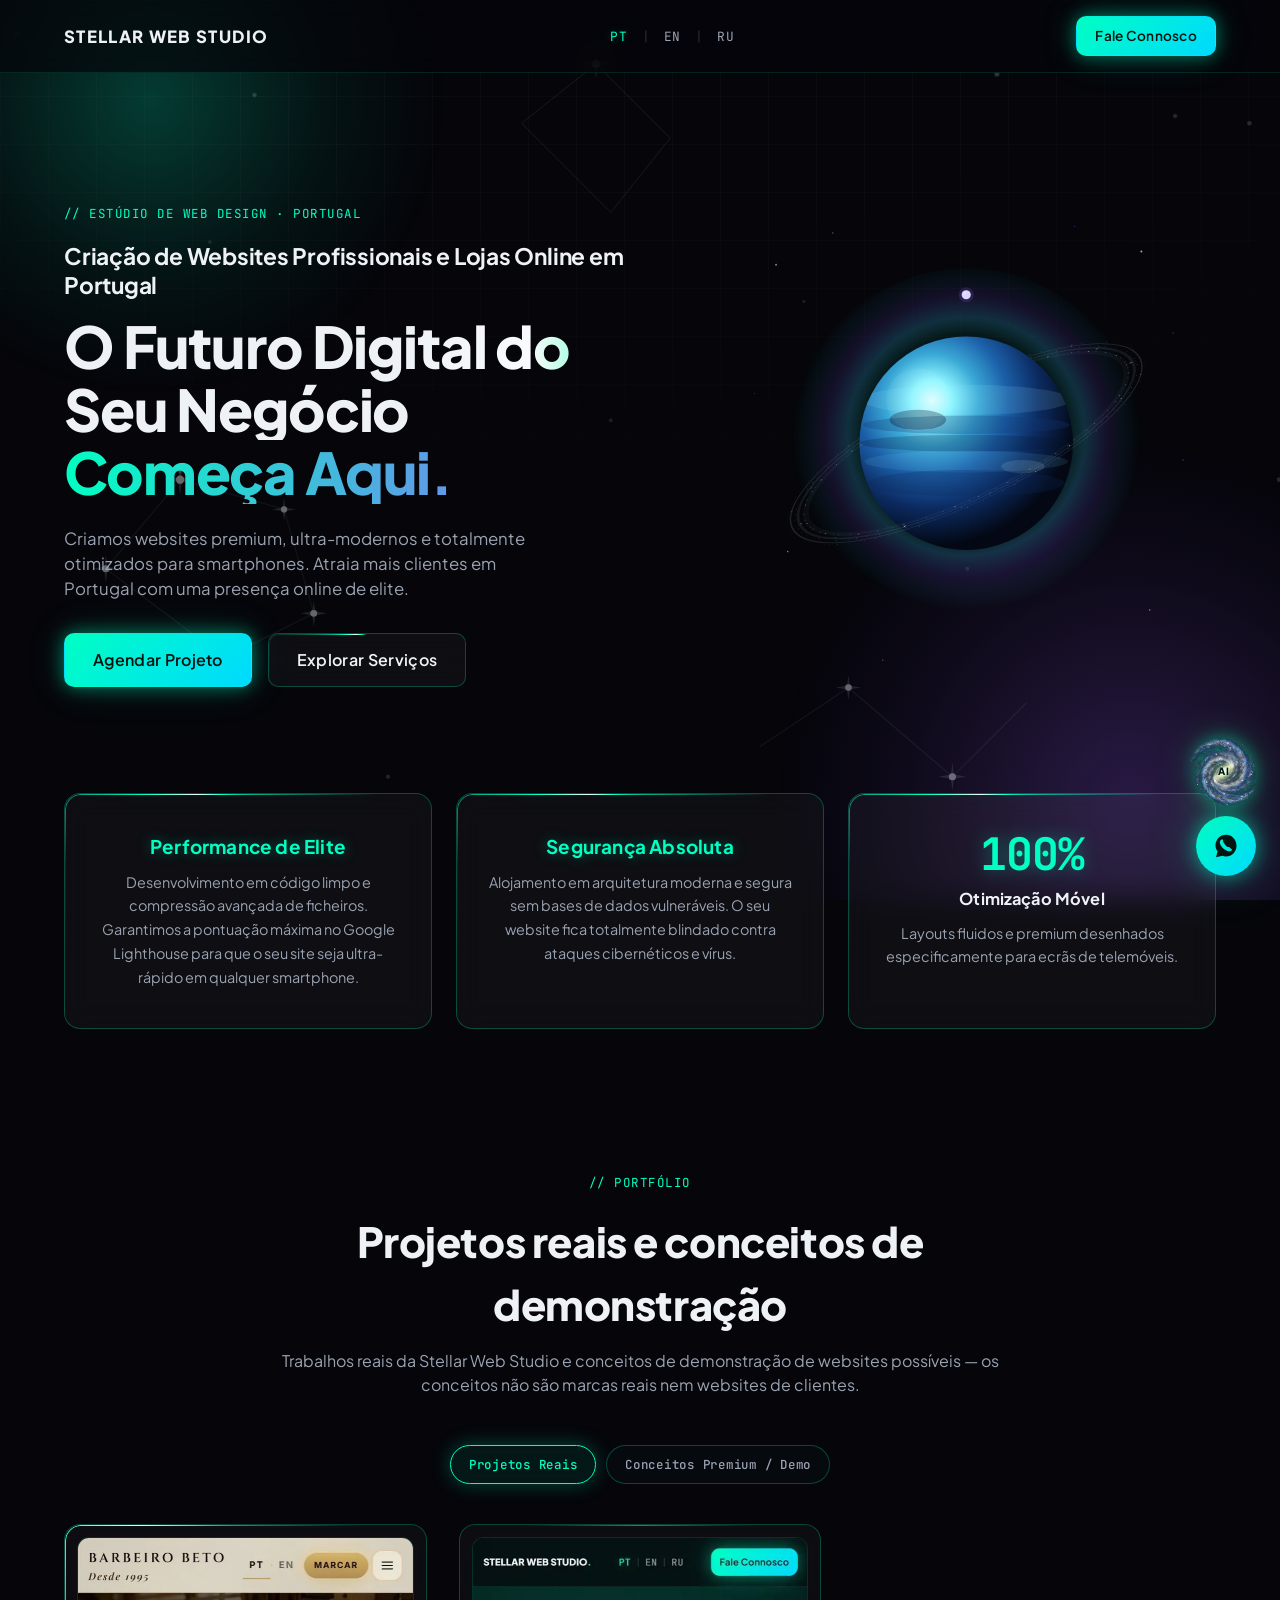
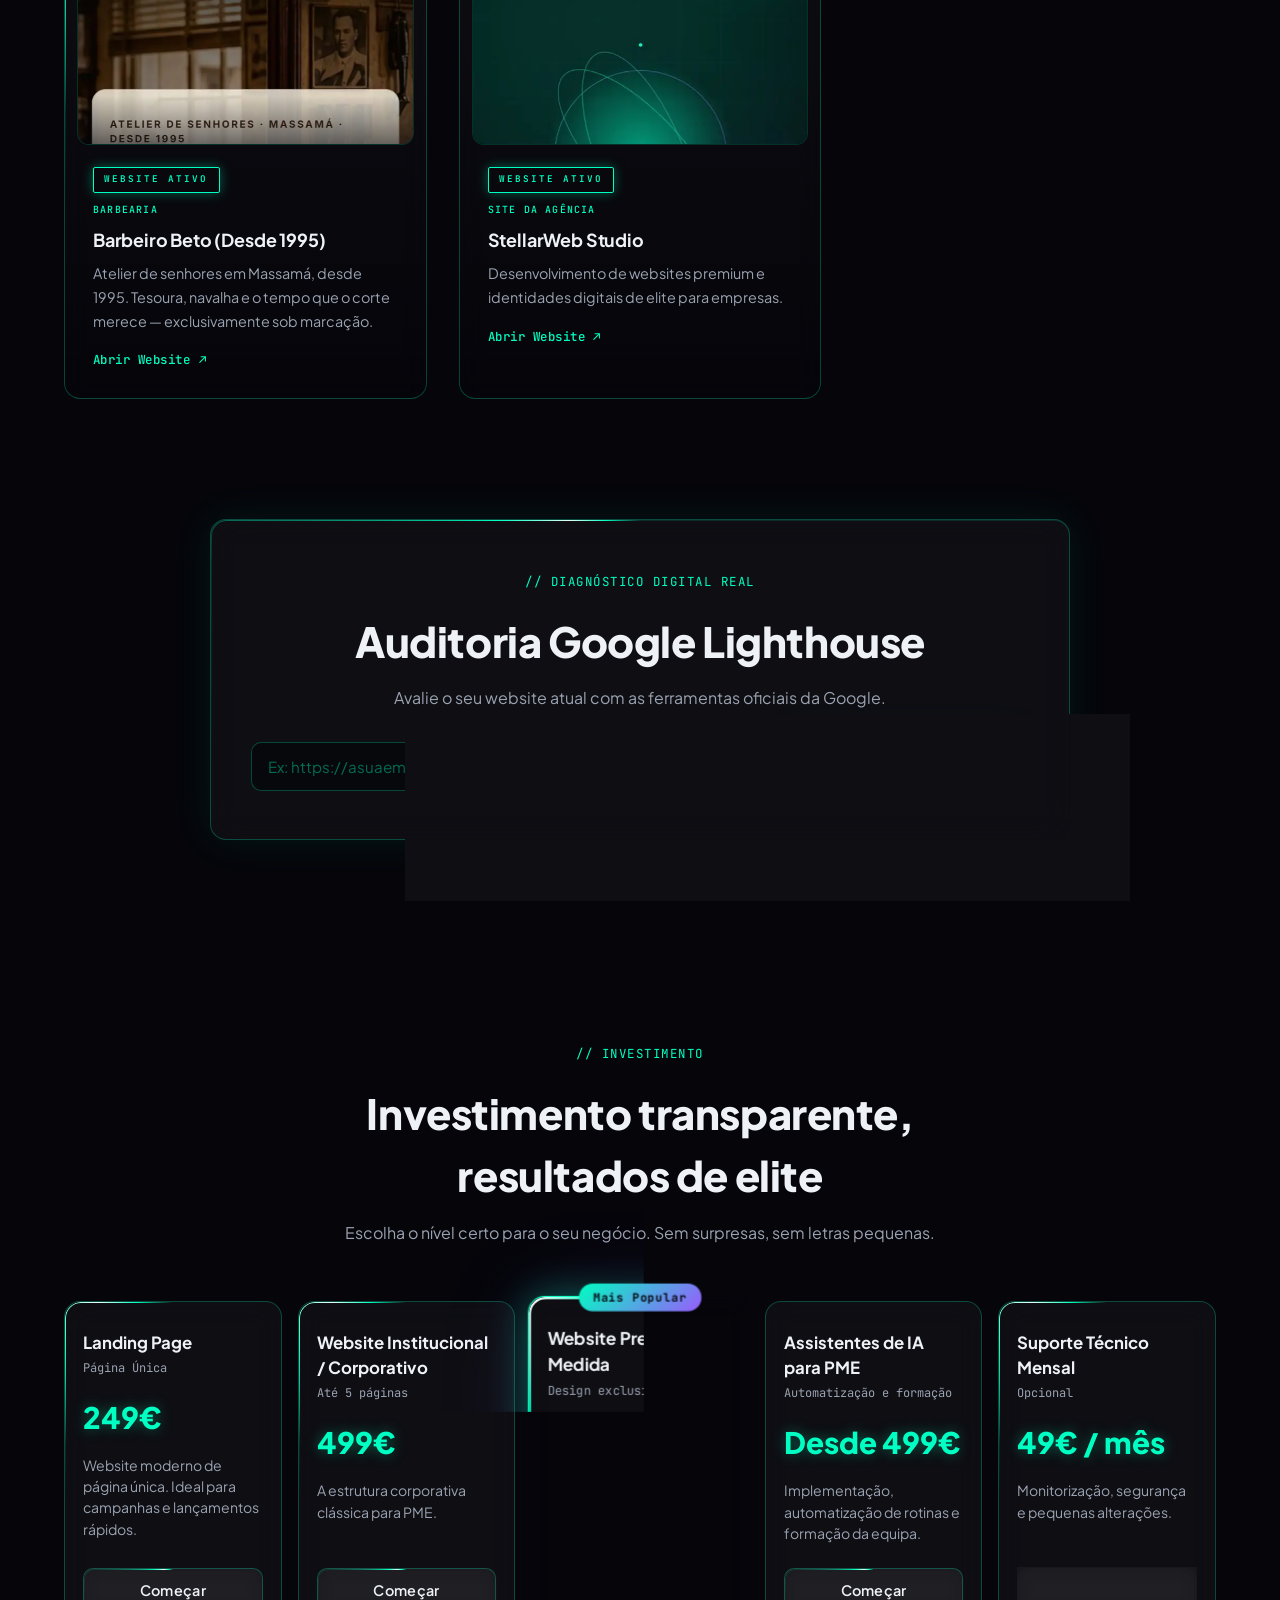
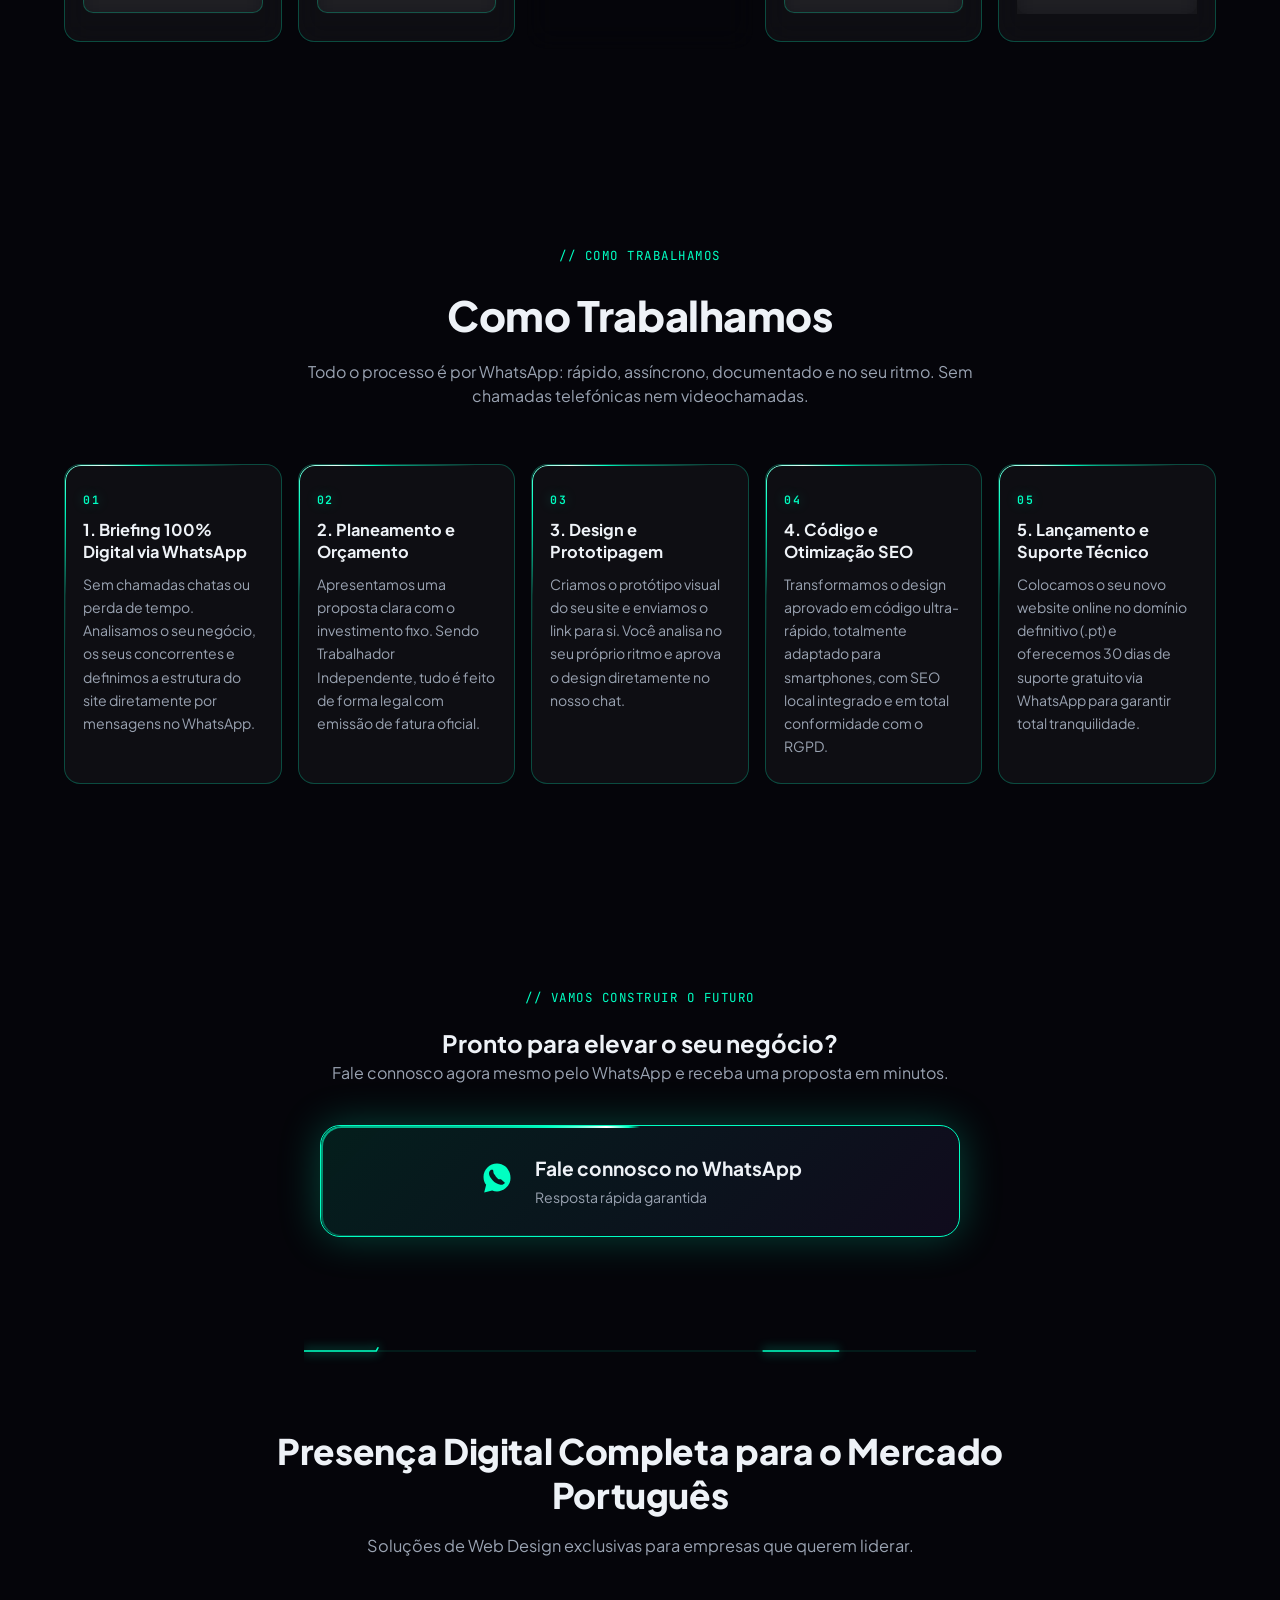
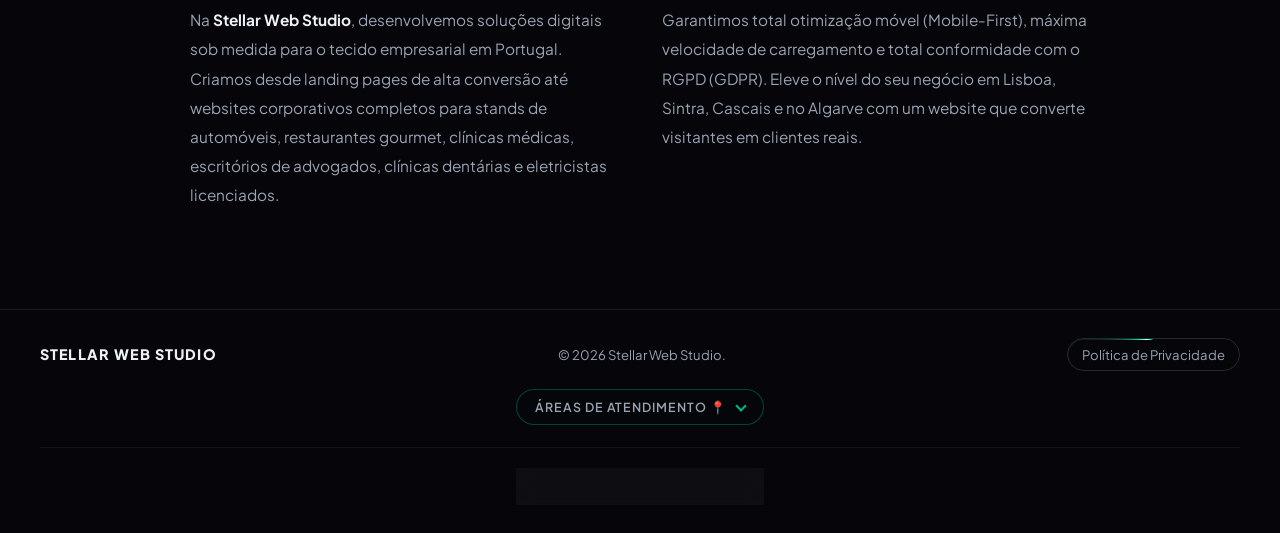
<file: index.html>
<!doctype html>
<html lang="pt-PT">
<head>
<meta charset="UTF-8" />
<meta name="viewport" content="width=device-width, initial-scale=1.0, viewport-fit=cover" />
<!-- Google tag (gtag.js) -->
<script async src="https://www.googletagmanager.com/gtag/js?id=G-GVJ3VXN6C8"></script>
<script>
  window.dataLayer = window.dataLayer || [];
  function gtag(){dataLayer.push(arguments);}
  gtag('js', new Date());
  gtag('config', 'G-GVJ3VXN6C8');
</script>
<title>Criação de Websites Profissionais em Portugal | Stellar Web</title>
<meta name="description" content="Criamos websites premium e rápidos para empresas em Porto, Braga, Lisboa, Viseu e Faro. O seu parceiro de Web Design em Portugal. Peça já um orçamento!" />
<meta name="keywords" content="criamos website, criação de websites portugal, web design lisboa, web designer sintra, criar site cascais, agência web design portugal" />
<meta name="author" content="Vadym Minzilevskyi, Stellar Web Studio" />
<meta name="robots" content="index, follow" />
<meta name="google-site-verification" content="y5CZDhuUU19NnIF5j6mVTyw2W411XEZMlFec-QQuRfY" />
<meta name="trustpilot-one-time-domain-verification-id" content="6d7c94dc-8987-4c91-999b-635d4a3bf441" />
<meta name="theme-color" content="#05050A" />
<link rel="canonical" href="https://stellarweb.pt/" />
<link rel="icon" href="/assets/favicon.svg" type="image/svg+xml" />
<link rel="apple-touch-icon" href="/assets/favicon.svg" />

<meta property="og:type" content="website" />
<meta property="og:site_name" content="Stellar Web Studio" />
<meta property="og:locale" content="pt_PT" />
<meta property="og:title" content="Criação de Websites Profissionais em Portugal | Stellar Web" />
<meta property="og:description" content="Criamos websites premium e rápidos para empresas em Porto, Braga, Lisboa, Viseu e Faro. O seu parceiro de Web Design em Portugal. Peça já um orçamento!" />
<meta property="og:url" content="https://stellarweb.pt/" />
<meta property="og:image" content="https://stellarweb.pt/assets/og-image.png" />
<meta property="og:image:type" content="image/png" />
<meta name="twitter:card" content="summary_large_image" />
<meta name="twitter:title" content="Criação de Websites Profissionais em Portugal | Stellar Web" />
<meta name="twitter:description" content="Criamos websites premium e rápidos para empresas em Porto, Braga, Lisboa, Viseu e Faro. O seu parceiro de Web Design em Portugal. Peça já um orçamento!" />
<meta name="twitter:image" content="https://stellarweb.pt/assets/og-image.png" />

<link rel="preconnect" href="https://fonts.googleapis.com">
<link rel="preconnect" href="https://fonts.gstatic.com" crossorigin>
<link rel="stylesheet" href="https://fonts.googleapis.com/css2?family=Plus+Jakarta+Sans:wght@400;500;600;700;800&family=JetBrains+Mono:wght@400;500&display=swap" media="print" onload="this.onload=null;this.media='all'">
<link rel="stylesheet" href="/styles.css" />
<link rel="stylesheet" href="/fx.css" media="(min-width: 768px)">
<noscript>
  <link rel="stylesheet" href="https://fonts.googleapis.com/css2?family=Plus+Jakarta+Sans:wght@400;500;600;700;800&family=JetBrains+Mono:wght@400;500&display=swap">
  <link rel="stylesheet" href="/fx.css" media="(min-width: 768px)">
</noscript>
<script type="application/ld+json">
{
  "@context": "https://schema.org",
  "@type": "ProfessionalService",
  "name": "Stellar Web Studio",
  "alternateName": "StellarWeb Studio",
  "image": "https://stellarweb.pt/assets/logo.png",
  "logo": "https://stellarweb.pt/assets/logo.png",
  "url": "https://stellarweb.pt",
  "inLanguage": "pt-PT",
  "telephone": "+351937260282",
  "priceRange": "€€",
  "description": "Criamos websites premium e rápidos para empresas em Porto, Braga, Lisboa, Viseu e Faro. O seu parceiro de Web Design em Portugal. Peça já um orçamento!",
  "founder": {
    "@type": "Person",
    "name": "Vadym Minzilevskyi"
  },
  "taxID": "310300118",
  "areaServed": {
    "@type": "Country",
    "name": "Portugal"
  },
  "availableLanguage": ["Portuguese", "English", "Russian"],
  "address": {
    "@type": "PostalAddress",
    "addressLocality": "Massamá",
    "addressRegion": "Lisboa",
    "addressCountry": "PT"
  },
  "geo": {
    "@type": "GeoCoordinates",
    "latitude": "38.7562",
    "longitude": "-9.2831"
  },
  "openingHoursSpecification": {
    "@type": "OpeningHoursSpecification",
    "dayOfWeek": [
      "Monday",
      "Tuesday",
      "Wednesday",
      "Thursday",
      "Friday",
      "Saturday",
      "Sunday"
    ],
    "opens": "09:00",
    "closes": "19:00"
  }
}
</script>
</head>
<body>

<div class="bg-fx" aria-hidden="true">
  <div class="glow glow-cyan"></div>
  <div class="glow glow-purple"></div>
  <div class="grid-overlay"></div>
  <div class="sky-map" aria-hidden="true" focusable="false"></div>
</div>

<header class="navbar" id="navbar">
  <div class="nav-inner">
    <a href="#top" class="brand">STELLAR WEB STUDIO</a>
    <nav class="lang-switch" aria-label="Language switch">
      <button class="lang-btn active" data-lang="pt">PT</button>
      <span class="lang-sep">|</span>
      <button class="lang-btn" data-lang="en">EN</button>
      <span class="lang-sep">|</span>
      <button class="lang-btn" data-lang="ru">RU</button>
    </nav>
    <a href="#contact" class="btn btn-neon nav-cta" data-i18n="nav.cta">Fale Connosco</a>
  </div>
</header>

<main id="top">

  <!-- HERO -->
  <section class="hero">
    <div class="hero-inner">
      <span class="eyebrow" data-i18n="hero.eyebrow">// ESTÚDIO DE WEB DESIGN · PORTUGAL</span>
      <h1 class="hero-seo" data-i18n="hero.h1">Criação de Websites Profissionais e Lojas Online em Portugal</h1>
      <h2 class="hero-title">
        <span class="title-sheen" data-i18n="hero.title1">O Futuro Digital do Seu Negócio</span>
        <span class="text-gradient" data-i18n="hero.title2">Começa Aqui.</span>
      </h2>
      <p class="hero-sub" data-i18n="hero.sub">Criamos websites premium, ultra-modernos e totalmente otimizados para smartphones. Atraia mais clientes em Portugal com uma presença online de elite.</p>
      <div class="hero-actions">
        <a href="#contact" class="btn btn-neon btn-lg" data-i18n="hero.cta1">Agendar Projeto</a>
        <a href="#portfolio" class="btn btn-ghost btn-lg" data-i18n="hero.cta2">Explorar Serviços</a>
      </div>
    </div>
    <div class="hero-visual" aria-hidden="true">
      <svg class="data-orb" viewBox="0 0 600 600" fill="none" xmlns="http://www.w3.org/2000/svg" overflow="visible" aria-hidden="true" focusable="false" role="presentation">
        <defs>
          <radialGradient id="neptuneLit" cx="34%" cy="30%" r="68%">
            <stop offset="0%" stop-color="#e7fffd"/>
            <stop offset="14%" stop-color="#8ef6ff"/>
            <stop offset="32%" stop-color="#3aa8d6"/>
            <stop offset="52%" stop-color="#1b5fa8"/>
            <stop offset="74%" stop-color="#0c2b62"/>
            <stop offset="100%" stop-color="#030814"/>
          </radialGradient>
          <radialGradient id="neptuneAura" cx="50%" cy="48%" r="50%">
            <stop offset="52%" stop-color="#00ffc2" stop-opacity="0"/>
            <stop offset="68%" stop-color="#3ecbff" stop-opacity="0.22"/>
            <stop offset="82%" stop-color="#7a5cff" stop-opacity="0.12"/>
            <stop offset="100%" stop-color="#00ffc2" stop-opacity="0"/>
          </radialGradient>
          <clipPath id="planetClip">
            <circle cx="300" cy="300" r="128"/>
          </clipPath>
          <clipPath id="ringBack">
            <rect x="0" y="0" width="600" height="300"/>
          </clipPath>
          <clipPath id="ringFront">
            <rect x="0" y="300" width="600" height="300"/>
          </clipPath>
          <g id="ringDebrisBits">
            <circle class="ring-dust" r="212" fill="none" stroke="#9aa8c7" stroke-width="8" opacity="0.05"/>
            <circle class="ring-dust" r="222" fill="none" stroke="#c8fff8" stroke-width="4" opacity="0.08"/>
            <circle class="ring-dust" r="232" fill="none" stroke="#e8fbff" stroke-width="2" opacity="0.12"/>
            <circle class="ring-dash" r="214" fill="none" stroke="#f4ffff" stroke-width="1.4" opacity="0.55" stroke-dasharray="1.2 11 0.6 18 2.4 14 0.8 22"/>
            <circle class="ring-dash d2" r="226" fill="none" stroke="#d7e7ff" stroke-width="1.1" opacity="0.42" stroke-dasharray="0.7 16 1.8 12 0.5 24 1.3 19"/>
            <circle class="ring-dash d3" r="236" fill="none" stroke="#c8fff8" stroke-width="0.9" opacity="0.38" stroke-dasharray="0.5 20 1.4 15 0.8 26"/>
            <ellipse cx="220" cy="0" rx="2.4" ry="0.7" fill="#f4ffff" opacity="0.9" transform="rotate(18 220 0)"/>
            <ellipse cx="190.5" cy="110" rx="1.6" ry="0.5" fill="#c8fff8" opacity="0.75" transform="rotate(48 190.5 110)"/>
            <ellipse cx="110" cy="190.5" rx="2.1" ry="0.6" fill="#ffffff" opacity="0.82" transform="rotate(72 110 190.5)"/>
            <ellipse cx="0" cy="220" rx="1.2" ry="1.2" fill="#b8c4d8" opacity="0.5"/>
            <ellipse cx="-110" cy="190.5" rx="2.5" ry="0.65" fill="#e8fbff" opacity="0.88" transform="rotate(128 -110 190.5)"/>
            <ellipse cx="-190.5" cy="110" rx="1.4" ry="0.45" fill="#d7e7ff" opacity="0.62" transform="rotate(152 -190.5 110)"/>
            <ellipse cx="-220" cy="0" rx="2.0" ry="0.55" fill="#f4ffff" opacity="0.8" transform="rotate(188 -220 0)"/>
            <ellipse cx="-190.5" cy="-110" rx="1.1" ry="1.1" fill="#9aa8c7" opacity="0.48"/>
            <ellipse cx="-110" cy="-190.5" rx="2.3" ry="0.6" fill="#ffffff" opacity="0.86" transform="rotate(248 -110 -190.5)"/>
            <ellipse cx="0" cy="-220" rx="1.7" ry="0.5" fill="#c8fff8" opacity="0.72" transform="rotate(272 0 -220)"/>
            <ellipse cx="110" cy="-190.5" rx="1.3" ry="0.45" fill="#e8fbff" opacity="0.7" transform="rotate(302 110 -190.5)"/>
            <ellipse cx="190.5" cy="-110" rx="2.2" ry="0.58" fill="#f4ffff" opacity="0.84" transform="rotate(332 190.5 -110)"/>
            <ellipse cx="224.1" cy="60" rx="0.7" ry="0.7" fill="#ffffff" opacity="0.7"/>
            <ellipse cx="60" cy="224.1" rx="1.85" ry="0.5" fill="#c8fff8" opacity="0.68" transform="rotate(98 60 224.1)"/>
            <ellipse cx="-164" cy="164" rx="0.55" ry="0.55" fill="#e8fbff" opacity="0.6"/>
            <ellipse cx="-224.1" cy="-60" rx="1.5" ry="0.45" fill="#d7e7ff" opacity="0.58" transform="rotate(208 -224.1 -60)"/>
            <ellipse cx="-60" cy="-224.1" rx="0.65" ry="0.65" fill="#ffffff" opacity="0.55"/>
            <ellipse cx="164" cy="-164" rx="1.9" ry="0.52" fill="#e8fbff" opacity="0.74" transform="rotate(318 164 -164)"/>
          </g>
        </defs>

        <g class="starfield">
          <circle class="star-twinkle" cx="72" cy="86" r="1.1" fill="#eef7ff" opacity="0.55"/>
          <circle class="star-twinkle s2" cx="140" cy="48" r="0.8" fill="#c8fff8" opacity="0.4"/>
          <circle class="star-twinkle s3" cx="510" cy="70" r="1.2" fill="#ffffff" opacity="0.65"/>
          <circle class="star-twinkle" cx="548" cy="168" r="0.7" fill="#b8d4ff" opacity="0.45"/>
          <circle class="star-twinkle s2" cx="86" cy="430" r="0.9" fill="#ffffff" opacity="0.5"/>
          <circle class="star-twinkle s3" cx="46" cy="240" r="0.6" fill="#00ffc2" opacity="0.35"/>
          <circle class="star-twinkle" cx="520" cy="500" r="1" fill="#e8fbff" opacity="0.5"/>
          <circle class="star-twinkle s2" cx="430" cy="40" r="0.7" fill="#9b5cff" opacity="0.45"/>
          <circle class="star-twinkle s3" cx="200" cy="560" r="0.8" fill="#ffffff" opacity="0.4"/>
          <circle class="star-twinkle" cx="560" cy="320" r="0.6" fill="#c8fff8" opacity="0.5"/>
        </g>

        <circle class="neptune-glow" cx="300" cy="300" r="210" fill="url(#neptuneAura)"/>

        <g class="neptune-rings neptune-rings-back">
          <g clip-path="url(#ringBack)">
            <g transform="translate(300 300) rotate(-26) scale(1 0.30)">
              <g class="ring-debris">
                <rect x="-240" y="-240" width="480" height="480" fill="none"/>
                <use href="#ringDebrisBits"/>
                <g class="ring-mobile-gleam">
                  <circle r="218" fill="none" stroke="#f7ffff" stroke-width="3.2" opacity="0.9" stroke-dasharray="3.4 7 1.1 12 5 9"/>
                  <circle r="228" fill="none" stroke="#c8fff8" stroke-width="2.2" opacity="0.7" stroke-dasharray="1.6 10 3.2 14 0.8 18"/>
                  <circle r="236" fill="none" stroke="#00ffc2" stroke-width="1.4" opacity="0.45" stroke-dasharray="0.8 16 2.4 11"/>
                </g>
              </g>
            </g>
          </g>
        </g>

        <g class="neptune-moon" transform-origin="300px 300px">
          <circle cx="300" cy="122" r="5.5" fill="#e7f4ff"/>
          <circle cx="298" cy="120" r="2" fill="#ffffff" opacity="0.7"/>
          <circle cx="300" cy="122" r="9" fill="#9b5cff" opacity="0.18"/>
        </g>

        <circle cx="300" cy="300" r="128" fill="url(#neptuneLit)"/>
        <g clip-path="url(#planetClip)" class="neptune-clouds">
          <ellipse cx="300" cy="248" rx="126" ry="18" fill="#9fe9ff" opacity="0.12"/>
          <ellipse cx="300" cy="278" rx="124" ry="11" fill="#14386f" opacity="0.28"/>
          <ellipse cx="300" cy="300" rx="128" ry="10" fill="#06152e" opacity="0.22"/>
          <ellipse cx="300" cy="322" rx="122" ry="13" fill="#7fdfff" opacity="0.1"/>
          <ellipse cx="300" cy="348" rx="118" ry="16" fill="#0d2a58" opacity="0.26"/>
          <ellipse cx="242" cy="272" rx="34" ry="12" fill="#07122c" opacity="0.32"/>
          <ellipse cx="368" cy="328" rx="26" ry="8" fill="#cfffff" opacity="0.12"/>
        </g>
        <circle cx="242" cy="248" r="38" fill="#ffffff" opacity="0.05"/>

        <g class="neptune-rings neptune-rings-front">
          <g clip-path="url(#ringFront)">
            <g transform="translate(300 300) rotate(-26) scale(1 0.30)">
              <g class="ring-debris">
                <rect x="-240" y="-240" width="480" height="480" fill="none"/>
                <use href="#ringDebrisBits"/>
                <g class="ring-mobile-gleam">
                  <circle r="218" fill="none" stroke="#f7ffff" stroke-width="3.2" opacity="0.9" stroke-dasharray="3.4 7 1.1 12 5 9"/>
                  <circle r="228" fill="none" stroke="#c8fff8" stroke-width="2.2" opacity="0.7" stroke-dasharray="1.6 10 3.2 14 0.8 18"/>
                  <circle r="236" fill="none" stroke="#00ffc2" stroke-width="1.4" opacity="0.45" stroke-dasharray="0.8 16 2.4 11"/>
                </g>
              </g>
            </g>
          </g>
        </g>
      </svg>
    </div>
  </section>

  <!-- METRICS -->
  <section class="metrics">
    <div class="grid-metrics">
      <article class="card metric-card">
        <h3 class="metric-label" data-i18n="metrics.m1.label">Performance de Elite</h3>
        <p class="metric-sub" data-i18n="metrics.m1.sub">Desenvolvimento em código limpo e compressão avançada de ficheiros. Garantimos a pontuação máxima no Google Lighthouse para que o seu site seja ultra-rápido em qualquer smartphone.</p>
      </article>
      <article class="card metric-card">
        <h3 class="metric-label" data-i18n="metrics.m2.label">Segurança Absoluta</h3>
        <p class="metric-sub" data-i18n="metrics.m2.sub">Alojamento em arquitetura moderna e segura sem bases de dados vulneráveis. O seu website fica totalmente blindado contra ataques cibernéticos e vírus.</p>
      </article>
      <article class="card metric-card">
        <span class="metric-num">100%</span>
        <span class="metric-label" data-i18n="metrics.m3.label">Otimização Móvel</span>
        <p class="metric-sub" data-i18n="metrics.m3.sub">Layouts fluidos e premium desenhados especificamente para ecrãs de telemóveis.</p>
      </article>
    </div>
  </section>

  <!-- PORTFOLIO -->
  <section class="section" id="portfolio">
    <div class="section-head">
      <span class="eyebrow" data-i18n="portfolio.eyebrow">// PORTFÓLIO</span>
      <h2 data-i18n="portfolio.title">Projetos reais e conceitos de demonstração</h2>
      <p class="section-sub" data-i18n="portfolio.sub">Trabalhos reais da Stellar Web Studio e conceitos de demonstração de websites possíveis — os conceitos não são marcas reais nem websites de clientes.</p>
    </div>
    <div class="portfolio-tabs" role="tablist" data-i18n-label="portfolio.tabs.aria" aria-label="Filtro do portfólio">
      <button type="button" class="portfolio-tab is-active" role="tab" id="portfolioTabLive" aria-selected="true" aria-controls="portfolioGrid" data-filter="live" data-i18n="portfolio.tab.live">Projetos Reais</button>
      <button type="button" class="portfolio-tab" role="tab" id="portfolioTabDemo" aria-selected="false" aria-controls="portfolioGrid" data-filter="demo" data-i18n="portfolio.tab.demo">Conceitos Premium / Demo</button>
    </div>
    <div class="portfolio-clip" id="portfolioClip">
      <div class="grid-portfolio" id="portfolioGrid">
      <article class="group card portfolio-card portfolio-card-live" data-kind="live">
        <div class="preview-stage" aria-hidden="true">
          <picture>
            <source type="image/webp" srcset="/images/portfolio/barber.webp" />
            <img class="preview-scrollshot" src="/images/portfolio/barber.jpg" alt="Website premium para barbearia em Portugal - Stellar Web Studio" width="640" height="5146" loading="lazy" decoding="async" draggable="false" />
          </picture>
        </div>
        <a href="https://barbeirobeto.netlify.app/" target="_blank" rel="noopener noreferrer" class="portfolio-card-link">
        <div class="portfolio-body">
          <span class="portfolio-badge portfolio-badge-live" data-i18n="portfolio.badge.live">WEBSITE ATIVO</span>
          <span class="portfolio-category" data-i18n="portfolio.card1.category">BARBEARIA</span>
          <h3 data-i18n="portfolio.card1.title">Barbeiro Beto (Desde 1995)</h3>
          <p data-i18n="portfolio.card1.desc">Atelier de senhores em Massamá, desde 1995. Tesoura, navalha e o tempo que o corte merece — exclusivamente sob marcação.</p>
          <span class="portfolio-cta"><span data-i18n="portfolio.tag.live">Abrir Website</span><span class="portfolio-cta-arrow" aria-hidden="true">↗</span></span>
        </div>
        </a>
      </article>
      <article class="group card portfolio-card" data-kind="demo">
        <div class="preview-stage" aria-hidden="true">
          <picture>
            <source type="image/webp" srcset="/images/portfolio/clinic.webp" />
            <img class="preview-scrollshot" src="/images/portfolio/clinic.jpg" alt="Website premium para clínica médica familiar em Portugal - Stellar Web Studio" width="640" height="5146" loading="lazy" decoding="async" draggable="false" />
          </picture>
        </div>
        <a href="https://clinicamedica121.netlify.app/" target="_blank" rel="noopener noreferrer" class="portfolio-card-link">
        <div class="portfolio-body">
          <span class="portfolio-badge" data-i18n="portfolio.badge">DEMO · CONCEITO</span>
          <span class="portfolio-category" data-i18n="portfolio.card2.category">CLÍNICA MÉDICA</span>
          <h3 data-i18n="portfolio.card2.title">Sávia — Clínica Médica Familiar</h3>
          <p data-i18n="portfolio.card2.desc">Clínica privada de medicina familiar no Saldanha. Tempo, discrição e rigor suíço para famílias de Lisboa e Cascais.</p>
          <span class="portfolio-cta"><span data-i18n="portfolio.tag.demo">Abrir Demonstração</span><span class="portfolio-cta-arrow" aria-hidden="true">↗</span></span>
        </div>
        </a>
      </article>
      <article class="group card portfolio-card" data-kind="demo">
        <div class="preview-stage" aria-hidden="true">
          <picture>
            <source type="image/webp" srcset="/images/portfolio/construction.webp" />
            <img class="preview-scrollshot" src="/images/portfolio/construction.jpg" alt="Website premium para construção de luxo em Portugal - Stellar Web Studio" width="640" height="3893" loading="lazy" decoding="async" draggable="false" />
          </picture>
        </div>
        <a href="https://acabamento121.netlify.app/" target="_blank" rel="noopener noreferrer" class="portfolio-card-link">
        <div class="portfolio-body">
          <span class="portfolio-badge" data-i18n="portfolio.badge">DEMO · CONCEITO</span>
          <span class="portfolio-category" data-i18n="portfolio.card3.category">CONSTRUÇÃO DE LUXO</span>
          <h3 data-i18n="portfolio.card3.title">Áurea Construções &amp; Atelier</h3>
          <p data-i18n="portfolio.card3.desc">Atelier de obra de autor em Lisboa, Cascais e Sintra. Estuque veneziano genuíno, acabamentos de alta costura e garantia de 5 anos.</p>
          <span class="portfolio-cta"><span data-i18n="portfolio.tag.demo">Abrir Demonstração</span><span class="portfolio-cta-arrow" aria-hidden="true">↗</span></span>
        </div>
        </a>
      </article>
      <article class="group card portfolio-card" data-kind="demo">
        <div class="preview-stage" aria-hidden="true">
          <picture>
            <source type="image/webp" srcset="/images/portfolio/law.webp" />
            <img class="preview-scrollshot" src="/images/portfolio/law.jpg" alt="Website premium para sociedade de advogados em Portugal - Stellar Web Studio" width="640" height="3893" loading="lazy" decoding="async" draggable="false" />
          </picture>
        </div>
        <a href="https://advogada121.netlify.app/" target="_blank" rel="noopener noreferrer" class="portfolio-card-link">
        <div class="portfolio-body">
          <span class="portfolio-badge" data-i18n="portfolio.badge">DEMO · CONCEITO</span>
          <span class="portfolio-category" data-i18n="portfolio.card4.category">SOCIEDADE DE ADVOGADOS</span>
          <h3 data-i18n="portfolio.card4.title">Áurea &amp; Associados</h3>
          <p data-i18n="portfolio.card4.desc">Sociedade de advogados na Avenida da Liberdade. Direito Imobiliário e Relocalização.</p>
          <span class="portfolio-cta"><span data-i18n="portfolio.tag.demo">Abrir Demonstração</span><span class="portfolio-cta-arrow" aria-hidden="true">↗</span></span>
        </div>
        </a>
      </article>
      <article class="group card portfolio-card" data-kind="demo">
        <div class="preview-stage" aria-hidden="true">
          <picture>
            <source type="image/webp" srcset="/images/portfolio/dental.webp" />
            <img class="preview-scrollshot" src="/images/portfolio/dental.jpg" alt="Website premium para clínica de estética dentária em Portugal - Stellar Web Studio" width="640" height="5146" loading="lazy" decoding="async" draggable="false" />
          </picture>
        </div>
        <a href="https://dentaria.netlify.app/" target="_blank" rel="noopener noreferrer" class="portfolio-card-link">
        <div class="portfolio-body">
          <span class="portfolio-badge" data-i18n="portfolio.badge">DEMO · CONCEITO</span>
          <span class="portfolio-category" data-i18n="portfolio.card5.category">CLÍNICA DENTÁRIA</span>
          <h3 data-i18n="portfolio.card5.title">AUREA Estética Dentária</h3>
          <p data-i18n="portfolio.card5.desc">Estética dentária de alta precisão na Avenida da Liberdade — rápido, intuitivo e sem complicações.</p>
          <span class="portfolio-cta"><span data-i18n="portfolio.tag.demo">Abrir Demonstração</span><span class="portfolio-cta-arrow" aria-hidden="true">↗</span></span>
        </div>
        </a>
      </article>
      <article class="group card portfolio-card" data-kind="demo">
        <div class="preview-stage" aria-hidden="true">
          <picture>
            <source type="image/webp" srcset="/images/portfolio/rental.webp" />
            <img class="preview-scrollshot" src="/images/portfolio/rental.jpg" alt="Website de luxo para aluguer de carros em Portugal - Stellar Web Studio" width="640" height="3893" loading="lazy" decoding="async" draggable="false" />
          </picture>
        </div>
        <a href="https://rentcar121.netlify.app/" target="_blank" rel="noopener noreferrer" class="portfolio-card-link">
        <div class="portfolio-body">
          <span class="portfolio-badge" data-i18n="portfolio.badge">DEMO · CONCEITO</span>
          <span class="portfolio-category" data-i18n="portfolio.card6.category">ALUGUER DE SUPERDESPORTIVOS</span>
          <h3 data-i18n="portfolio.card6.title">Rent-a-Car Premium</h3>
          <p data-i18n="portfolio.card6.desc">Superdesportivos de excepção com entrega VIP na Marina de Cascais e no Aeroporto de Lisboa. Porsche, Ferrari, Lamborghini.</p>
          <span class="portfolio-cta"><span data-i18n="portfolio.tag.demo">Abrir Demonstração</span><span class="portfolio-cta-arrow" aria-hidden="true">↗</span></span>
        </div>
        </a>
      </article>
      <article class="group card portfolio-card" data-kind="demo">
        <div class="preview-stage" aria-hidden="true">
          <picture>
            <source type="image/webp" srcset="/images/portfolio/restaurant.webp" />
            <img class="preview-scrollshot" src="/images/portfolio/restaurant.jpg" alt="Website premium para restaurante de alta cozinha em Portugal - Stellar Web Studio" width="640" height="3893" loading="lazy" decoding="async" draggable="false" />
          </picture>
        </div>
        <a href="https://restaurants121.netlify.app/" target="_blank" rel="noopener noreferrer" class="portfolio-card-link">
        <div class="portfolio-body">
          <span class="portfolio-badge" data-i18n="portfolio.badge">DEMO · CONCEITO</span>
          <span class="portfolio-category" data-i18n="portfolio.card7.category">RESTAURANTE DE ALTA COZINHA</span>
          <h3 data-i18n="portfolio.card7.title">Áurea — Alta Cozinha</h3>
          <p data-i18n="portfolio.card7.desc">Palácio contemporâneo da mesa portuguesa e gastronomia atlântica no Chiado.</p>
          <span class="portfolio-cta"><span data-i18n="portfolio.tag.demo">Abrir Demonstração</span><span class="portfolio-cta-arrow" aria-hidden="true">↗</span></span>
        </div>
        </a>
      </article>
      <article class="group card portfolio-card portfolio-card-live" data-kind="live">
        <div class="preview-stage" aria-hidden="true">
          <picture>
            <source type="image/webp" srcset="/images/portfolio/studio.webp" />
            <img class="preview-scrollshot" src="/images/portfolio/studio.jpg" alt="Website da agência Stellar Web Studio em Portugal" width="640" height="5146" loading="lazy" decoding="async" draggable="false" />
          </picture>
        </div>
        <a href="#top" class="portfolio-card-link">
        <div class="portfolio-body">
          <span class="portfolio-badge portfolio-badge-live" data-i18n="portfolio.badge.live">WEBSITE ATIVO</span>
          <span class="portfolio-category" data-i18n="portfolio.card8.category">SITE DA AGÊNCIA</span>
          <h3 data-i18n="portfolio.card8.title">StellarWeb Studio</h3>
          <p data-i18n="portfolio.card8.desc">Desenvolvimento de websites premium e identidades digitais de elite para empresas.</p>
          <span class="portfolio-cta"><span data-i18n="portfolio.tag.live">Abrir Website</span><span class="portfolio-cta-arrow" aria-hidden="true">↗</span></span>
        </div>
        </a>
      </article>
      </div>
    </div>
    <button type="button" class="portfolio-more" id="portfolioMore" hidden aria-expanded="false" aria-controls="portfolioClip">
      <span class="portfolio-more-more" data-i18n="portfolio.more">Ver mais projetos</span>
      <span class="portfolio-more-less" data-i18n="portfolio.less">Ver menos projetos</span>
      <span class="portfolio-more-arrow" aria-hidden="true">⬇</span>
    </button>
  </section>

  <section class="section audit" id="audit">
    <div class="audit-block">
      <div class="section-head audit-head">
        <span class="eyebrow" data-i18n="audit.eyebrow">// DIAGNÓSTICO DIGITAL REAL</span>
        <h2 data-i18n="audit.title">Auditoria Google Lighthouse</h2>
        <p class="section-sub" data-i18n="audit.sub">Avalie o seu website atual com as ferramentas oficiais da Google.</p>
      </div>

      <form class="audit-form" id="auditForm">
        <label class="sr-only" for="auditUrl" data-i18n="audit.label">URL do website</label>
        <input id="auditUrl" class="audit-input" type="text" inputmode="url" autocomplete="url" placeholder="Ex: https://asuaempresa.pt" data-i18n-placeholder="audit.placeholder" />
        <button type="submit" class="btn btn-neon" id="auditSubmit" data-i18n="audit.cta">Executar Auditoria Google ↗</button>
      </form>

      <p class="audit-inline-error" id="auditInlineError" hidden></p>

      <div class="audit-loader" id="auditLoader" hidden>
        <div class="audit-pct" id="auditPct">0%</div>
        <div class="audit-pct-track" aria-hidden="true"><span class="audit-pct-fill" id="auditPctFill"></span></div>
        <p class="audit-log" id="auditLog" data-i18n="audit.loading">A invocar servidores da Google Lighthouse...</p>
      </div>

      <div class="audit-error" id="auditError" hidden>
        <p id="auditErrorText"></p>
        <button type="button" class="btn btn-ghost" id="auditRetry" data-i18n="audit.retry">Tentar novamente</button>
        <a class="btn btn-neon" href="https://wa.me/351937260282" target="_blank" rel="noopener" data-i18n="contact.wa.title">Fale connosco no WhatsApp</a>
      </div>

      <div class="audit-results" id="auditResults" hidden>
        <p class="audit-tested" id="auditTested"></p>
        <div class="audit-gauges">
          <article class="audit-gauge is-open" data-cat="performance" role="button" tabindex="0" aria-expanded="true" aria-controls="audit-panel-performance">
            <div class="audit-ring-wrap">
              <svg viewBox="0 0 100 100" aria-hidden="true">
                <circle class="audit-ring-bg" cx="50" cy="50" r="42"></circle>
                <circle class="audit-ring" cx="50" cy="50" r="42"></circle>
              </svg>
              <span class="audit-score" id="auditScorePerformance">—</span>
            </div>
            <span class="audit-gauge-label" data-i18n="audit.score.perf">Desempenho</span>
          </article>
          <article class="audit-gauge" data-cat="accessibility" role="button" tabindex="0" aria-expanded="false" aria-controls="audit-panel-accessibility">
            <div class="audit-ring-wrap">
              <svg viewBox="0 0 100 100" aria-hidden="true">
                <circle class="audit-ring-bg" cx="50" cy="50" r="42"></circle>
                <circle class="audit-ring" cx="50" cy="50" r="42"></circle>
              </svg>
              <span class="audit-score" id="auditScoreAccessibility">—</span>
            </div>
            <span class="audit-gauge-label" data-i18n="audit.score.a11y">Acessibilidade</span>
          </article>
          <article class="audit-gauge" data-cat="best-practices" role="button" tabindex="0" aria-expanded="false" aria-controls="audit-panel-best-practices">
            <div class="audit-ring-wrap">
              <svg viewBox="0 0 100 100" aria-hidden="true">
                <circle class="audit-ring-bg" cx="50" cy="50" r="42"></circle>
                <circle class="audit-ring" cx="50" cy="50" r="42"></circle>
              </svg>
              <span class="audit-score" id="auditScoreBestPractices">—</span>
            </div>
            <span class="audit-gauge-label" data-i18n="audit.score.bp">Boas Práticas</span>
          </article>
          <article class="audit-gauge" data-cat="seo" role="button" tabindex="0" aria-expanded="false" aria-controls="audit-panel-seo">
            <div class="audit-ring-wrap">
              <svg viewBox="0 0 100 100" aria-hidden="true">
                <circle class="audit-ring-bg" cx="50" cy="50" r="42"></circle>
                <circle class="audit-ring" cx="50" cy="50" r="42"></circle>
              </svg>
              <span class="audit-score" id="auditScoreSeo">—</span>
            </div>
            <span class="audit-gauge-label" data-i18n="audit.score.seo">SEO</span>
          </article>
        </div>
        <div class="audit-accordions" id="auditAccordions">
          <div class="audit-acc is-open" data-cat="performance">
            <button type="button" class="audit-acc-trigger" id="auditAccPerf" aria-expanded="true" aria-controls="audit-panel-performance">
              <span data-i18n="audit.score.perf">Desempenho</span>
              <span class="audit-acc-chevron" aria-hidden="true"></span>
            </button>
            <div class="audit-acc-panel" id="audit-panel-performance" role="region" aria-labelledby="auditAccPerf">
              <div class="audit-acc-panel-inner">
                <p class="audit-acc-fact">
                  <strong data-i18n="audit.meaning">O que significa</strong>
                  <span data-i18n="audit.explain.perf.meaning">Velocidade e agilidade do site.</span>
                </p>
                <p class="audit-acc-fact">
                  <strong data-i18n="audit.business">Para o seu negócio</strong>
                  <span data-i18n="audit.explain.perf.business">Se o seu site demorar mais de 3 segundos a carregar, 50% dos utilizadores desistem. Um site lento faz com que perca clientes e deite dinheiro fora em publicidade (Facebook/Google Ads). O nosso objetivo é colocar o seu site a carregar em menos de 1 segundo.</span>
                </p>
              </div>
            </div>
          </div>
          <div class="audit-acc" data-cat="accessibility">
            <button type="button" class="audit-acc-trigger" id="auditAccA11y" aria-expanded="false" aria-controls="audit-panel-accessibility">
              <span data-i18n="audit.score.a11y">Acessibilidade</span>
              <span class="audit-acc-chevron" aria-hidden="true"></span>
            </button>
            <div class="audit-acc-panel" id="audit-panel-accessibility" role="region" aria-labelledby="auditAccA11y">
              <div class="audit-acc-panel-inner">
                <p class="audit-acc-fact">
                  <strong data-i18n="audit.meaning">O que significa</strong>
                  <span data-i18n="audit.explain.a11y.meaning">Facilidade de uso para todos os utilizadores.</span>
                </p>
                <p class="audit-acc-fact">
                  <strong data-i18n="audit.business">Para o seu negócio</strong>
                  <span data-i18n="audit.explain.a11y.business">Garante que qualquer pessoa (incluindo idosos ou clientes no telemóvel sob luz solar intensa) consegue ler o seu menu e contactá-lo facilmente. Além disso, evita problemas legais, pois a União Europeia penaliza sites que não cumprem as normas de acessibilidade.</span>
                </p>
              </div>
            </div>
          </div>
          <div class="audit-acc" data-cat="best-practices">
            <button type="button" class="audit-acc-trigger" id="auditAccBp" aria-expanded="false" aria-controls="audit-panel-best-practices">
              <span data-i18n="audit.score.bp">Boas Práticas</span>
              <span class="audit-acc-chevron" aria-hidden="true"></span>
            </button>
            <div class="audit-acc-panel" id="audit-panel-best-practices" role="region" aria-labelledby="auditAccBp">
              <div class="audit-acc-panel-inner">
                <p class="audit-acc-fact">
                  <strong data-i18n="audit.meaning">O que significa</strong>
                  <span data-i18n="audit.explain.bp.meaning">Segurança, estabilidade e conformidade.</span>
                </p>
                <p class="audit-acc-fact">
                  <strong data-i18n="audit.business">Para o seu negócio</strong>
                  <span data-i18n="audit.explain.bp.business">Protege o seu site contra falhas e ataques. Se esta nota for baixa, o Google Chrome pode exibir um aviso aos seus clientes: "Este site não é seguro". Isto destrói instantaneamente a confiança na sua empresa.</span>
                </p>
              </div>
            </div>
          </div>
          <div class="audit-acc" data-cat="seo">
            <button type="button" class="audit-acc-trigger" id="auditAccSeo" aria-expanded="false" aria-controls="audit-panel-seo">
              <span data-i18n="audit.score.seo">SEO</span>
              <span class="audit-acc-chevron" aria-hidden="true"></span>
            </button>
            <div class="audit-acc-panel" id="audit-panel-seo" role="region" aria-labelledby="auditAccSeo">
              <div class="audit-acc-panel-inner">
                <p class="audit-acc-fact">
                  <strong data-i18n="audit.meaning">O que significa</strong>
                  <span data-i18n="audit.explain.seo.meaning">Visibilidade do seu site no Google.</span>
                </p>
                <p class="audit-acc-fact">
                  <strong data-i18n="audit.business">Para o seu negócio</strong>
                  <span data-i18n="audit.explain.seo.business">Uma nota baixa significa que o Google esconde o seu site. Os clientes em Portugal pesquisam pelos seus serviços, mas só encontram os seus concorrentes. Corrigir o SEO traz-lhe clientes orgânicos e totalmente gratuitos todos os dias.</span>
                </p>
              </div>
            </div>
          </div>
        </div>
        <div class="audit-cta-box">
          <p data-i18n="audit.insight">A Google identificou oportunidades de melhoria no seu código. Para receber uma análise interpretada por um especialista e o plano de correção técnica, fale connosco.</p>
          <a class="btn btn-neon btn-lg audit-wa" id="auditWa" href="https://wa.me/351937260282?text=Ol%C3%A1%2C%20quero%20o%20plano%20de%20corre%C3%A7%C3%A3o%20t%C3%A9cnica%20gr%C3%A1tis." target="_blank" rel="noopener" data-i18n="audit.wa">Receber Plano de Correção Técnica Grátis</a>
        </div>
        <button type="button" class="btn btn-ghost audit-again" id="auditAgain" data-i18n="audit.again">Nova auditoria</button>
      </div>
    </div>
  </section>

  <!-- PRICING -->
  <section class="section" id="pricing">
    <div class="section-head">
      <span class="eyebrow" data-i18n="pricing.eyebrow">// INVESTIMENTO</span>
      <h2 data-i18n="pricing.title">Investimento transparente, resultados de elite</h2>
      <p class="section-sub" data-i18n="pricing.sub">Escolha o nível certo para o seu negócio. Sem surpresas, sem letras pequenas.</p>
    </div>
    <div class="grid-pricing">
      <article class="price-card">
        <h3 data-i18n="pricing.p1.name">Landing Page</h3>
        <p class="price-tag-sub" data-i18n="pricing.p1.tag">Página Única</p>
        <div class="price-amount">249€</div>
        <p class="price-desc" data-i18n="pricing.p1.desc">Website moderno de página única. Ideal para campanhas e lançamentos rápidos.</p>
        <a href="#contact" class="btn btn-ghost btn-block" data-i18n="pricing.cta">Começar</a>
      </article>
      <article class="price-card">
        <h3 data-i18n="pricing.p2.name">Website Institucional / Corporativo</h3>
        <p class="price-tag-sub" data-i18n="pricing.p2.tag">Até 5 páginas</p>
        <div class="price-amount">499€</div>
        <p class="price-desc" data-i18n="pricing.p2.desc">A estrutura corporativa clássica para PME.</p>
        <a href="#contact" class="btn btn-ghost btn-block" data-i18n="pricing.cta">Começar</a>
      </article>
      <article class="price-card price-card-featured">
        <div class="featured-tag" data-i18n="pricing.p3.badge">Mais Popular</div>
        <h3 data-i18n="pricing.p3.name">Website Premium por Medida</h3>
        <p class="price-tag-sub" data-i18n="pricing.p3.tag">Design exclusivo de elite</p>
        <div class="price-amount">999€</div>
        <p class="price-desc" data-i18n="pricing.p3.desc">Plataforma web de elite com design exclusivo e animações.</p>
        <a href="#contact" class="btn btn-neon btn-block" data-i18n="pricing.cta">Começar</a>
      </article>
      <article class="price-card">
        <h3 data-i18n="pricing.p4.name">Assistentes de IA para PME</h3>
        <p class="price-tag-sub" data-i18n="pricing.p4.tag">Automatização e formação</p>
        <div class="price-amount" data-i18n="pricing.p4.price">Desde 499€</div>
        <p class="price-desc" data-i18n="pricing.p4.desc">Implementação, automatização de rotinas e formação da equipa.</p>
        <a href="#contact" class="btn btn-ghost btn-block" data-i18n="pricing.cta">Começar</a>
      </article>
      <article class="price-card">
        <h3 data-i18n="pricing.p5.name">Suporte Técnico Mensal</h3>
        <p class="price-tag-sub" data-i18n="pricing.p5.tag">Opcional</p>
        <div class="price-amount" data-i18n="pricing.p5.price">49€ / mês</div>
        <p class="price-desc" data-i18n="pricing.p5.desc">Monitorização, segurança e pequenas alterações.</p>
        <a href="#contact" class="btn btn-ghost btn-block" data-i18n="pricing.cta">Começar</a>
      </article>
    </div>
  </section>

  <!-- WORKFLOW -->
  <section class="section process" id="process">
    <div class="section-head">
      <span class="eyebrow" data-i18n="workflow.eyebrow">// COMO TRABALHAMOS</span>
      <h2 data-i18n="workflow.title">Como Trabalhamos</h2>
      <p class="section-sub" data-i18n="workflow.sub">Todo o processo é por WhatsApp: rápido, assíncrono, documentado e no seu ritmo. Sem chamadas telefónicas nem videochamadas.</p>
    </div>
    <ol class="process-grid">
      <li class="process-card">
        <span class="process-num" aria-hidden="true">01</span>
        <h3 data-i18n="workflow.s1.title">1. Briefing 100% Digital via WhatsApp</h3>
        <p data-i18n="workflow.s1.desc">Sem chamadas chatas ou perda de tempo. Analisamos o seu negócio, os seus concorrentes e definimos a estrutura do site diretamente por mensagens no WhatsApp.</p>
      </li>
      <li class="process-card">
        <span class="process-num" aria-hidden="true">02</span>
        <h3 data-i18n="workflow.s2.title">2. Planeamento e Orçamento</h3>
        <p data-i18n="workflow.s2.desc">Apresentamos uma proposta clara com o investimento fixo. Sendo Trabalhador Independente, tudo é feito de forma legal com emissão de fatura oficial.</p>
      </li>
      <li class="process-card">
        <span class="process-num" aria-hidden="true">03</span>
        <h3 data-i18n="workflow.s3.title">3. Design e Prototipagem</h3>
        <p data-i18n="workflow.s3.desc">Criamos o protótipo visual do seu site e enviamos o link para si. Você analisa no seu próprio ritmo e aprova o design diretamente no nosso chat.</p>
      </li>
      <li class="process-card">
        <span class="process-num" aria-hidden="true">04</span>
        <h3 data-i18n="workflow.s4.title">4. Código e Otimização SEO</h3>
        <p data-i18n="workflow.s4.desc">Transformamos o design aprovado em código ultra-rápido, totalmente adaptado para smartphones, com SEO local integrado e em total conformidade com o RGPD.</p>
      </li>
      <li class="process-card">
        <span class="process-num" aria-hidden="true">05</span>
        <h3 data-i18n="workflow.s5.title">5. Lançamento e Suporte Técnico</h3>
        <p data-i18n="workflow.s5.desc">Colocamos o seu novo website online no domínio definitivo (.pt) e oferecemos 30 dias de suporte gratuito via WhatsApp para garantir total tranquilidade.</p>
      </li>
    </ol>
  </section>

  <!-- CONTACT / FOOTER CTA -->
  <section class="section contact" id="contact">
    <div class="contact-block">
      <span class="eyebrow" data-i18n="contact.eyebrow">// VAMOS CONSTRUIR O FUTURO</span>
      <h2 data-i18n="contact.title">Pronto para elevar o seu negócio?</h2>
      <p class="section-sub" data-i18n="contact.sub">Fale connosco agora mesmo pelo WhatsApp e receba uma proposta em minutos.</p>
      <a href="https://wa.me/351937260282" target="_blank" rel="noopener" class="whatsapp-block">
        <span class="wa-icon">
          <svg viewBox="0 0 32 32" width="36" height="36" fill="currentColor"><path d="M16.004 3C9.373 3 4 8.373 4 15.004c0 2.65.868 5.1 2.338 7.084L4.6 28.999l7.093-1.866a11.94 11.94 0 0 0 4.31.8h.001c6.63 0 12.004-5.373 12.004-12.004C28.008 8.373 22.635 3 16.004 3zm7.02 17.31c-.297.836-1.72 1.598-2.372 1.7-.606.093-1.376.132-2.222-.14-.512-.163-1.17-.38-2.017-.744-3.552-1.533-5.87-5.106-6.05-5.343-.178-.238-1.448-1.926-1.448-3.676s.917-2.61 1.242-2.967c.326-.357.71-.446.947-.446.238 0 .475.002.682.013.219.011.512-.083.802.611.297.71.01 2.383.98 3.35.97.968.968 1.615 1.94 2.583.972.968 1.612 1.94 2.582 1.94.35 0 .38-.001.712-.001.331 0 .535.014.712.014" fill-rule="evenodd"/></svg>
        </span>
        <span class="wa-text">
          <strong data-i18n="contact.wa.title">Fale connosco no WhatsApp</strong>
          <span data-i18n="contact.wa.sub">Resposta rápida garantida</span>
        </span>
      </a>
    </div>
  </section>

  <div class="ecg-wrap" aria-hidden="true">
    <svg class="ecg-svg" viewBox="0 0 800 48" preserveAspectRatio="none">
      <path class="ecg-base" d="M0 24 H800" fill="none" />
      <path class="ecg-path" d="M0 24 H70 L86 24 L94 10 L102 38 L112 6 L122 24 H210 L226 24 L234 10 L242 38 L252 6 L262 24 H350 L366 24 L374 10 L382 38 L392 6 L402 24 H490 L506 24 L514 10 L522 38 L532 6 L542 24 H630 L646 24 L654 10 L662 38 L672 6 L682 24 H800" fill="none" />
    </svg>
  </div>

  <!-- SEO CONTENT -->
  <section class="seo-section" id="about">
    <div class="seo-inner">
      <h2 class="seo-title" data-i18n="seo.title">Presença Digital Completa para o Mercado Português</h2>
      <p class="seo-sub" data-i18n="seo.sub">Soluções de Web Design exclusivas para empresas que querem liderar.</p>
      <div class="seo-body">
        <p data-i18n-html="seo.p1">Na <strong>Stellar Web Studio</strong>, desenvolvemos soluções digitais sob medida para o tecido empresarial em Portugal. Criamos desde landing pages de alta conversão até websites corporativos completos para stands de automóveis, restaurantes gourmet, clínicas médicas, escritórios de advogados, clínicas dentárias e eletricistas licenciados.</p>
        <p data-i18n="seo.p2">Garantimos total otimização móvel (Mobile-First), máxima velocidade de carregamento e total conformidade com o RGPD (GDPR). Eleve o nível do seu negócio em Lisboa, Sintra, Cascais e no Algarve com um website que converte visitantes em clientes reais.</p>
      </div>
    </div>
  </section>

</main>

<div class="sofia-widget" id="sofiaWidget">
  <div class="sofia-panel" id="sofiaPanel" hidden>
    <div class="sofia-head">
      <span class="sofia-avatar" aria-hidden="true">S</span>
      <div class="sofia-head-text">
        <strong data-i18n="chat.name">Sofia</strong>
        <span data-i18n="chat.role">Assistente virtual · Stellar Web Studio</span>
      </div>
      <button type="button" class="sofia-close" id="sofiaClose" data-i18n-label="chat.close" aria-label="Fechar">
        <svg viewBox="0 0 24 24" width="16" height="16" fill="none" stroke="currentColor" stroke-width="2.2" stroke-linecap="round" aria-hidden="true"><path d="M6 6l12 12M18 6 6 18"/></svg>
      </button>
    </div>
    <div class="sofia-log" id="sofiaLog" role="log" aria-live="polite">
      <div class="sofia-msg sofia-msg-bot">
        <p data-i18n="chat.welcome">Olá! Sou a Sofia, assistente virtual da Stellar Web Studio. Como posso ajudar a impulsionar o seu negócio hoje? 🚀</p>
      </div>
      <div class="sofia-quick" id="sofiaQuick">
        <button type="button" class="sofia-quick-btn" data-i18n="chat.quick.website">💻 Quero um website</button>
        <button type="button" class="sofia-quick-btn" data-i18n="chat.quick.ai">🤖 Quero um AI assistant</button>
        <button type="button" class="sofia-quick-btn" data-i18n="chat.quick.prices">💰 Ver preços</button>
        <button type="button" class="sofia-quick-btn" data-i18n="chat.quick.audit">📊 Analisar o meu site</button>
      </div>
    </div>
    <form class="sofia-form" id="sofiaForm">
      <label class="sr-only" for="sofiaInput" data-i18n="chat.placeholder">Escreva a sua mensagem</label>
      <input id="sofiaInput" name="message" type="text" maxlength="1000" autocomplete="off" enterkeyhint="send" inputmode="text" data-i18n-placeholder="chat.placeholder" placeholder="Escreva a sua mensagem" />
      <button type="submit" class="sofia-send" data-i18n-label="chat.send" aria-label="Enviar">
        <svg viewBox="0 0 24 24" width="18" height="18" fill="none" stroke="currentColor" stroke-width="2.2" stroke-linecap="round" stroke-linejoin="round" aria-hidden="true"><path d="M22 2 11 13"/><path d="M22 2 15 22 11 13 2 9z"/></svg>
      </button>
    </form>
  </div>
  <button type="button" class="sofia-bubble" id="sofiaToggle" aria-expanded="false" aria-controls="sofiaPanel" data-i18n-label="chat.aria" aria-label="Abrir assistente Sofia">
    <span class="sofia-planet" aria-hidden="true">
      <img class="sofia-mw-img" src="/assets/sofia-galaxy-btn.png" alt="" width="64" height="64" decoding="async" fetchpriority="low" />
      <span class="sofia-ai-label">AI</span>
    </span>
    <svg class="sofia-icon-close" viewBox="0 0 24 24" width="22" height="22" fill="none" stroke="currentColor" stroke-width="2" stroke-linecap="round" aria-hidden="true"><path d="M6 6l12 12M18 6 6 18"/></svg>
  </button>
</div>

<a href="https://wa.me/351937260282" target="_blank" rel="noopener" class="floating-wa" aria-label="WhatsApp">
  <svg viewBox="0 0 32 32" width="28" height="28" fill="currentColor"><path d="M16.004 3C9.373 3 4 8.373 4 15.004c0 2.65.868 5.1 2.338 7.084L4.6 28.999l7.093-1.866a11.94 11.94 0 0 0 4.31.8h.001c6.63 0 12.004-5.373 12.004-12.004C28.008 8.373 22.635 3 16.004 3zm7.02 17.31c-.297.836-1.72 1.598-2.372 1.7-.606.093-1.376.132-2.222-.14-.512-.163-1.17-.38-2.017-.744-3.552-1.533-5.87-5.106-6.05-5.343-.178-.238-1.448-1.926-1.448-3.676s.917-2.61 1.242-2.967c.326-.357.71-.446.947-.446.238 0 .475.002.682.013.219.011.512-.083.802.611.297.71.01 2.383.98 3.35.97.968.968 1.615 1.94 2.583.972.968 1.612 1.94 2.582 1.94.35 0 .38-.001.712-.001.331 0 .535.014.712.014" fill-rule="evenodd"/></svg>
</a>

<footer class="footer">
  <div class="footer-inner">
    <span class="brand footer-brand">STELLAR WEB STUDIO</span>
    <span class="footer-copy" data-i18n="footer.copy">© 2026 Stellar Web Studio.</span>
    <button type="button" class="footer-privacy" id="privacyLink" data-i18n="footer.privacy">Política de Privacidade</button>
  </div>
  <nav class="footer-cities" aria-label="Áreas de Atendimento">
    <button type="button" class="footer-cities-toggle" id="footerCitiesToggle" aria-expanded="false" aria-controls="footerCitiesPanel">
      <span data-i18n="footer.cities">Áreas de Atendimento 📍</span>
      <span class="footer-cities-chevron" aria-hidden="true"></span>
    </button>
    <div class="footer-cities-panel" id="footerCitiesPanel">
      <div class="footer-cities-panel-inner">
        <div class="footer-cities-grid">
          <a href="/lisboa">Lisboa</a>
          <a href="/cascais">Cascais</a>
          <a href="/oeiras">Oeiras</a>
          <a href="/almada">Almada</a>
          <a href="/porto">Porto</a>
          <a href="/braga">Braga</a>
          <a href="/viseu">Viseu</a>
          <a href="/faro">Faro</a>
        </div>
      </div>
    </div>
  </nav>
  <div class="footer-legal">
    <a href="https://livroreclamacoes.pt" target="_blank" rel="noopener" class="footer-badge">
      <svg viewBox="0 0 24 24" width="14" height="14" fill="none" stroke="currentColor" stroke-width="1.8" stroke-linecap="round" stroke-linejoin="round" aria-hidden="true"><path d="M4 4.5A2.5 2.5 0 0 1 6.5 2H20v15H6.5A2.5 2.5 0 0 0 4 19.5z"/><path d="M4 19.5A2.5 2.5 0 0 1 6.5 17H20v5H6.5A2.5 2.5 0 0 1 4 19.5z"/><path d="M8.5 7h7M8.5 11h4.5"/></svg>
      <span data-i18n="footer.complaints">Livro de Reclamações Eletrónico</span>
    </a>
  </div>
</footer>

<div class="modal-overlay" id="privacyModal" aria-hidden="true">
  <div class="modal-panel" role="dialog" aria-modal="true" aria-labelledby="privacyModalTitle">
    <button class="modal-close" id="privacyModalClose" data-i18n-label="privacy.close" aria-label="Fechar">&times;</button>
    <h3 id="privacyModalTitle" data-i18n="privacy.title">Política de Privacidade e Proteção de Dados (RGPD)</h3>
    <div class="modal-legal">
      <p class="modal-legal-kicker" data-i18n="privacy.legal.heading">Identificação legal</p>
      <dl class="modal-legal-list">
        <div>
          <dt data-i18n="privacy.legal.name">Responsável</dt>
          <dd>Vadym Minzilevskyi</dd>
        </div>
        <div>
          <dt data-i18n="privacy.legal.status">Estatuto</dt>
          <dd data-i18n="privacy.legal.role">Trabalhador Independente</dd>
        </div>
        <div>
          <dt>NIF</dt>
          <dd>310300118</dd>
        </div>
      </dl>
    </div>
    <div class="modal-body" data-i18n-html="privacy.content"></div>
    <div class="modal-actions">
      <button type="button" class="btn btn-ghost" id="privacyModalDismiss" data-i18n="privacy.close">Fechar</button>
    </div>
  </div>
</div>

<script src="/i18n.js" defer></script>
<script src="/main.js" defer></script>
</body>
</html>
</file>
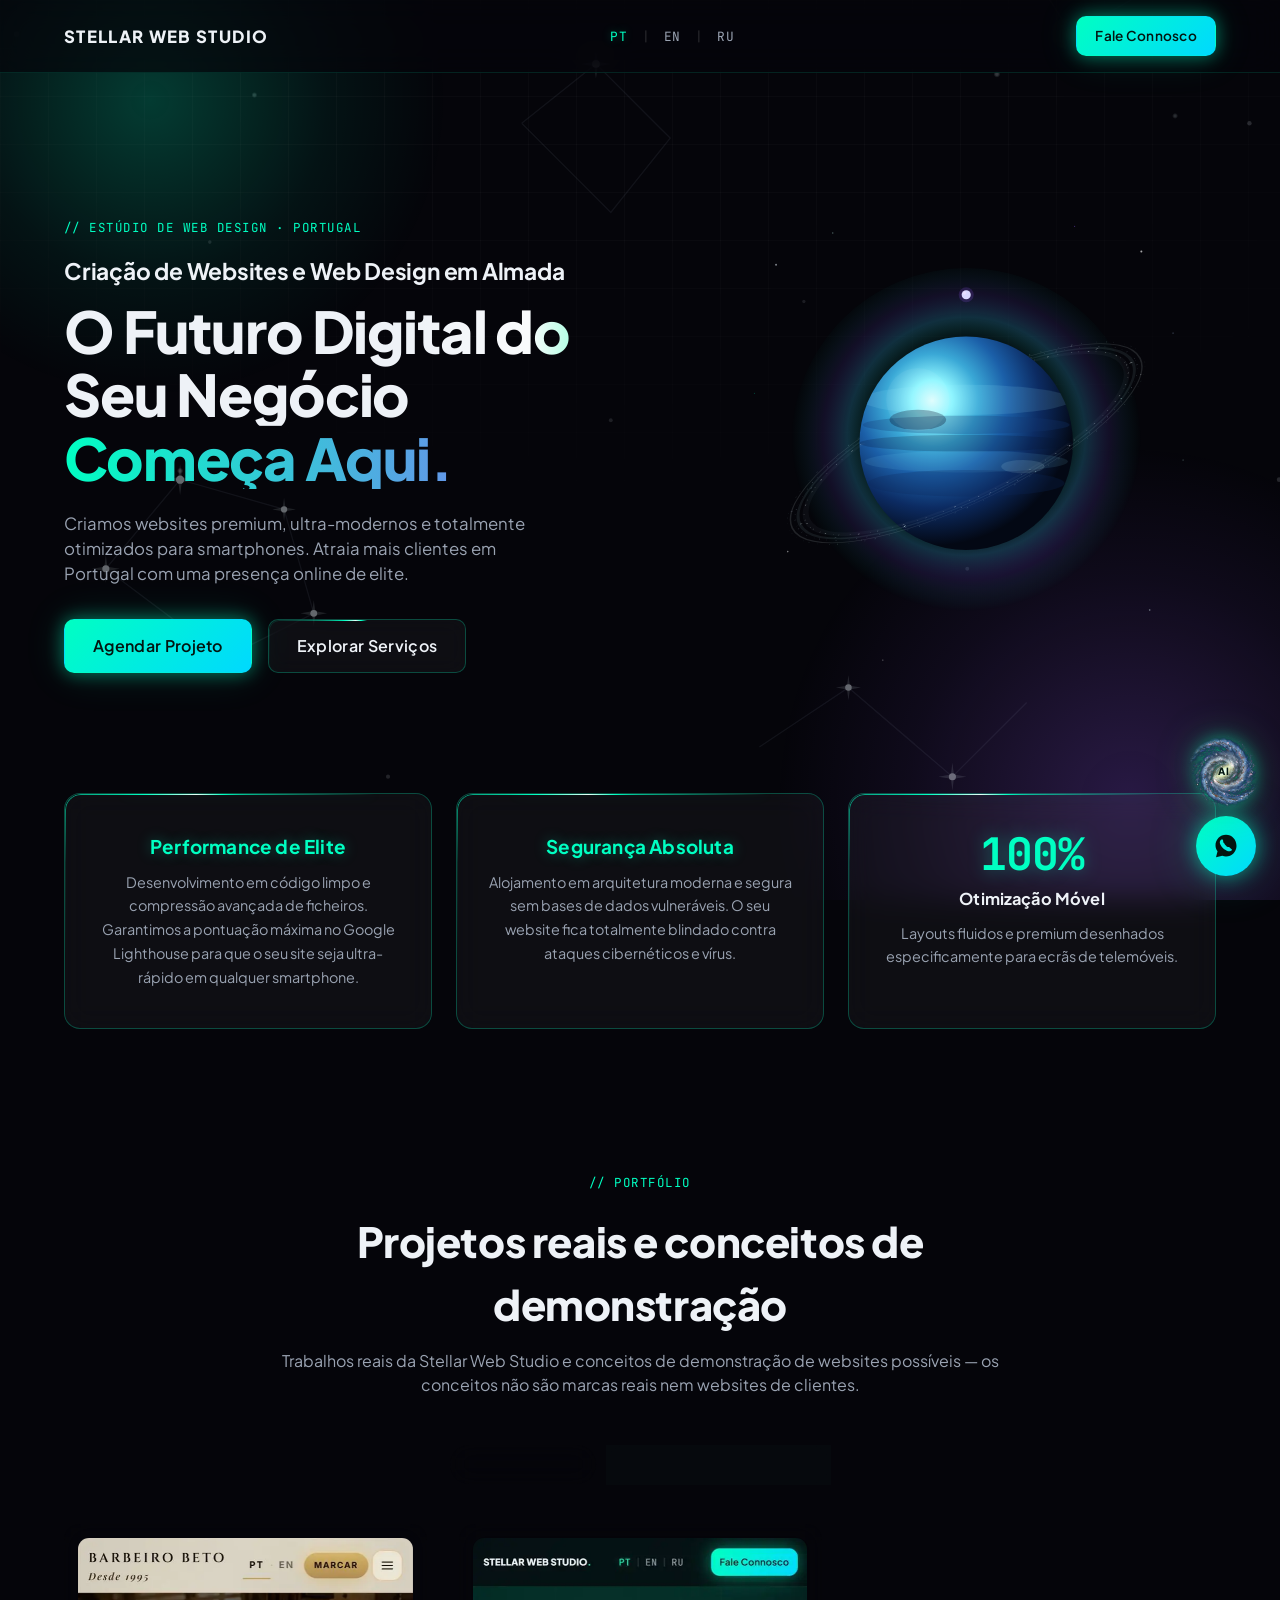
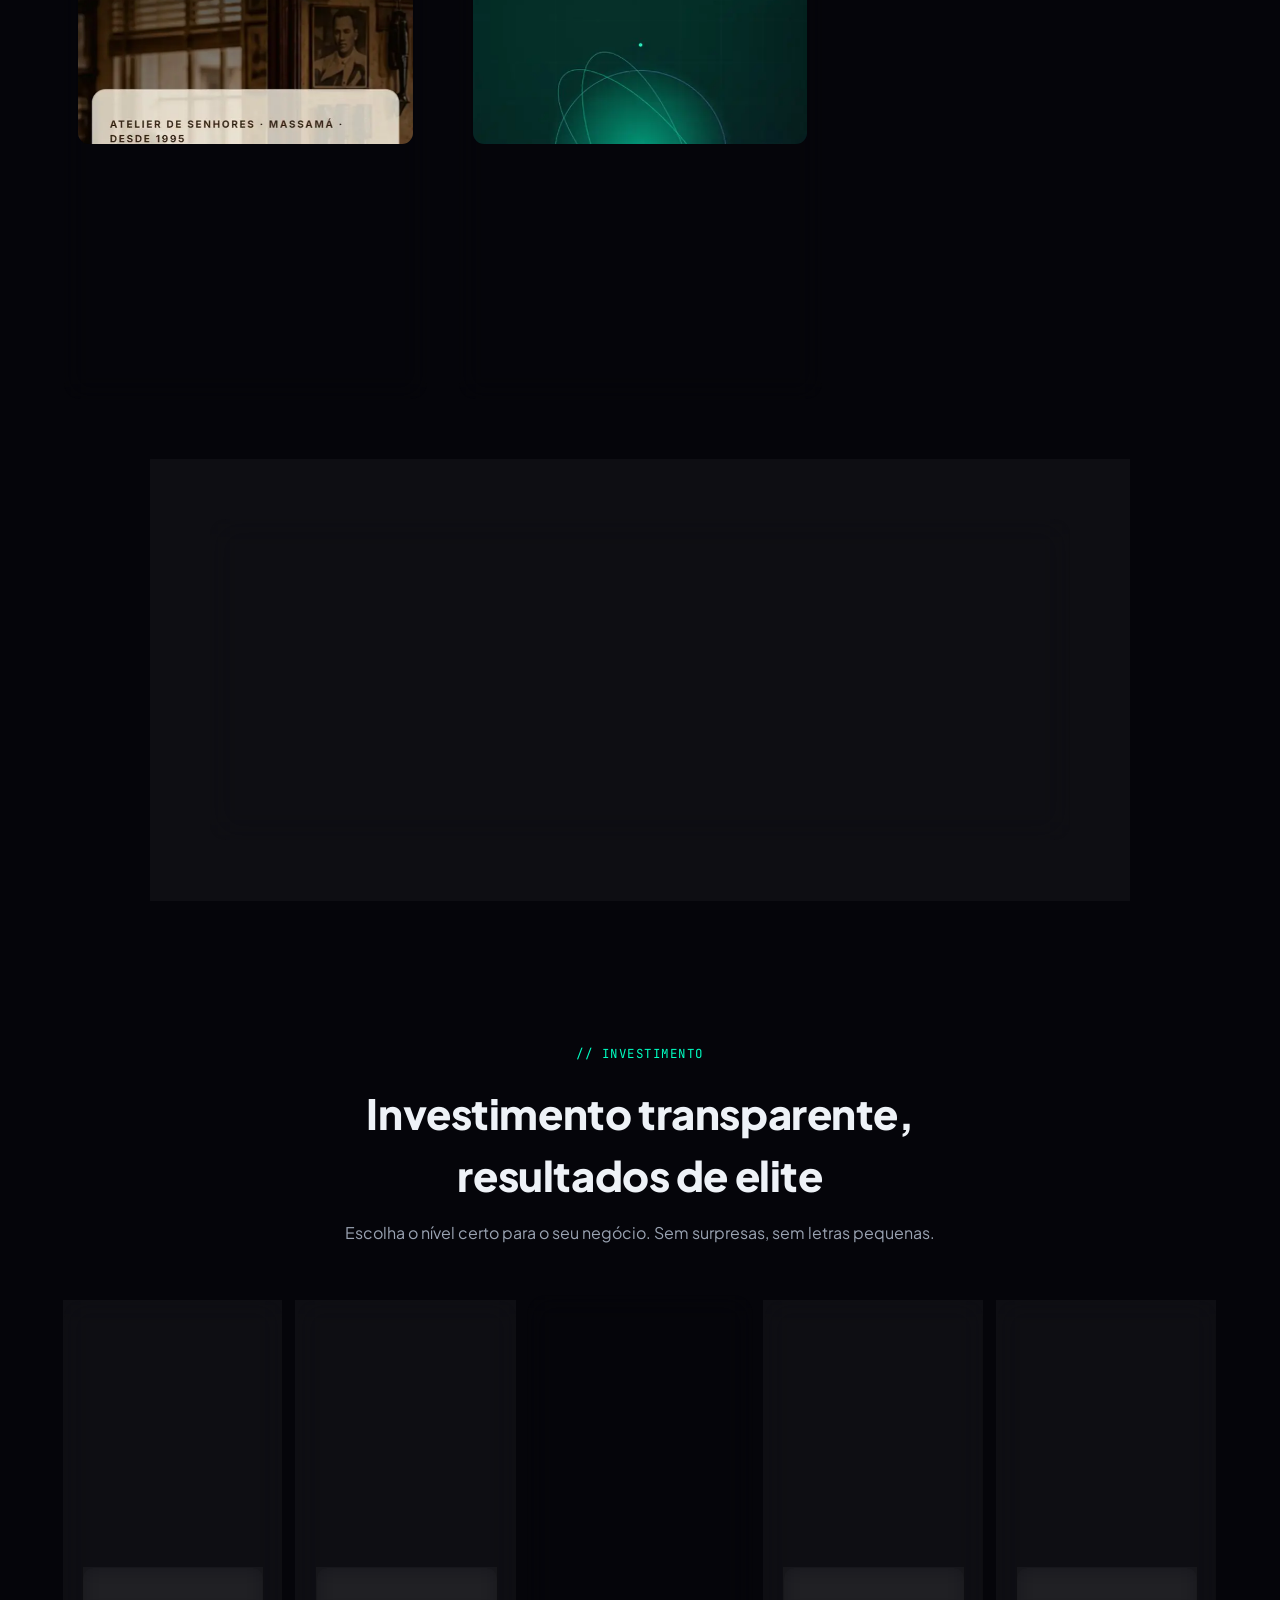
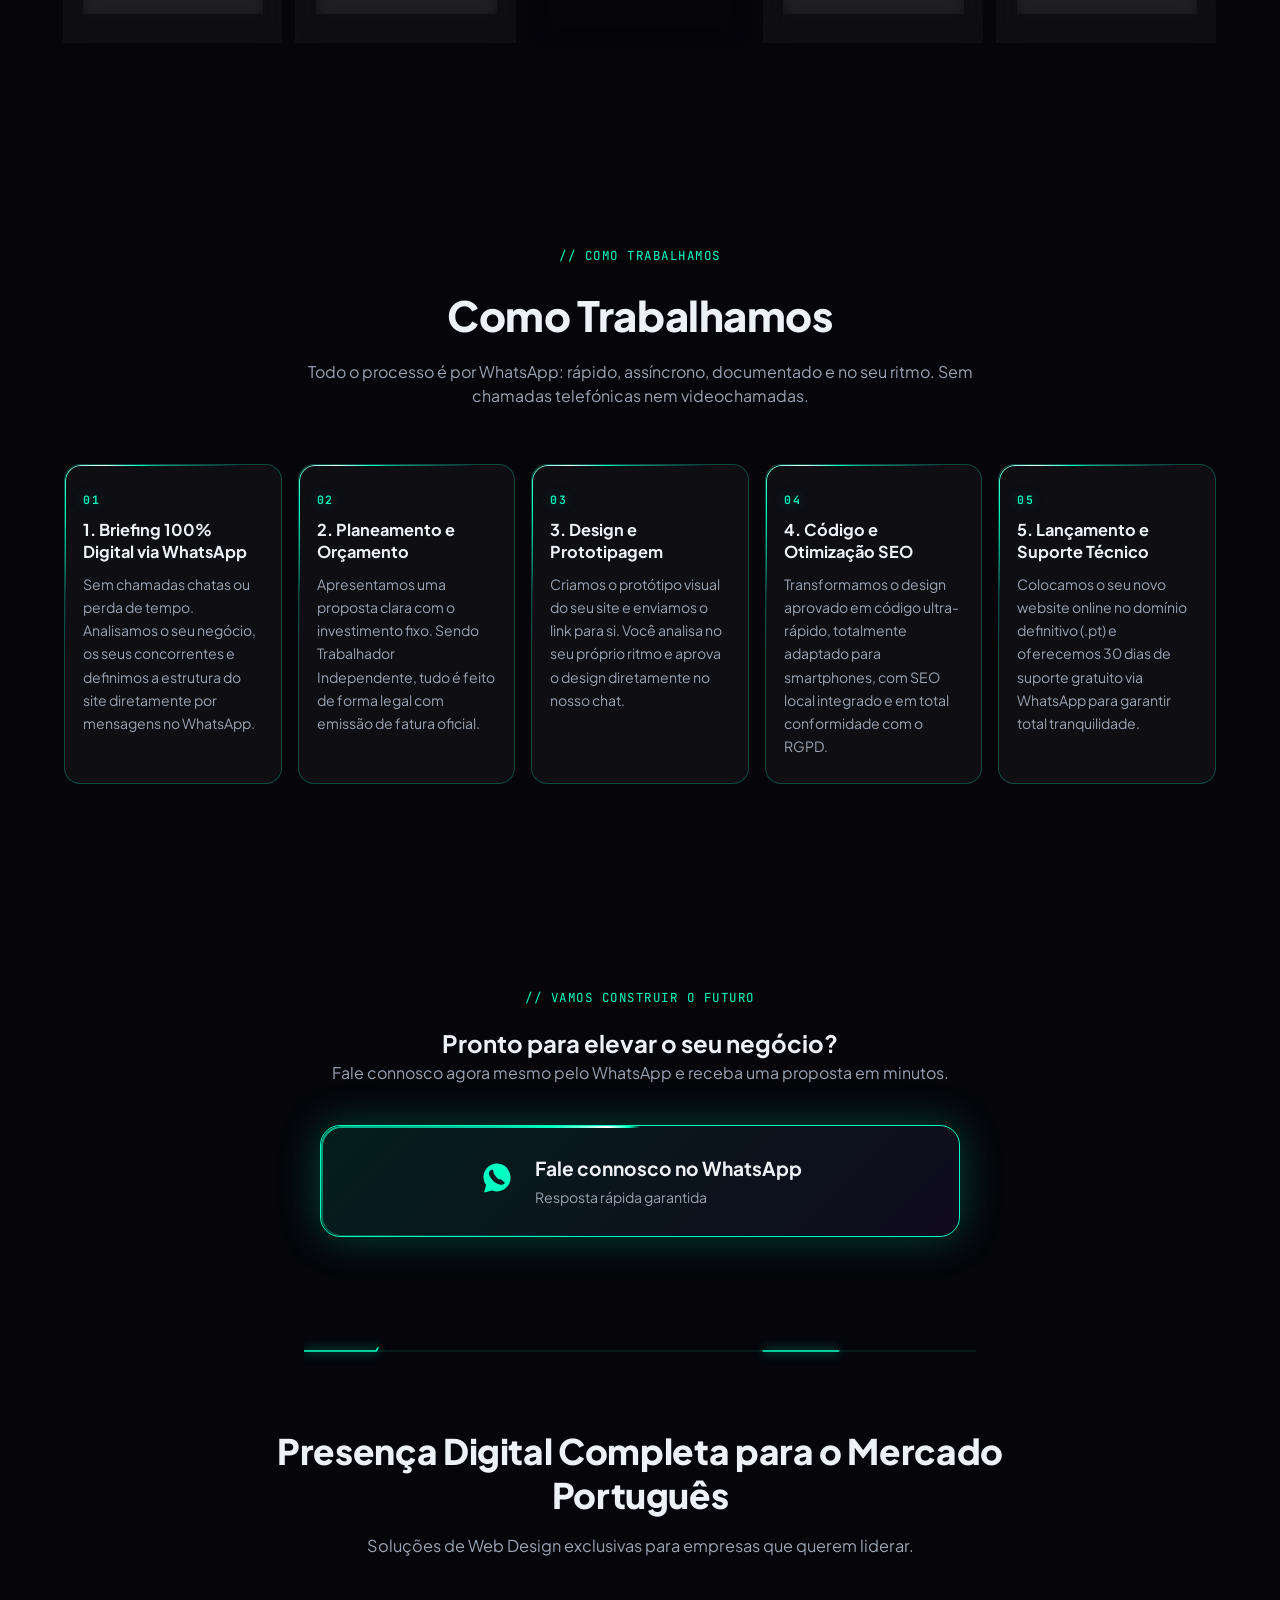
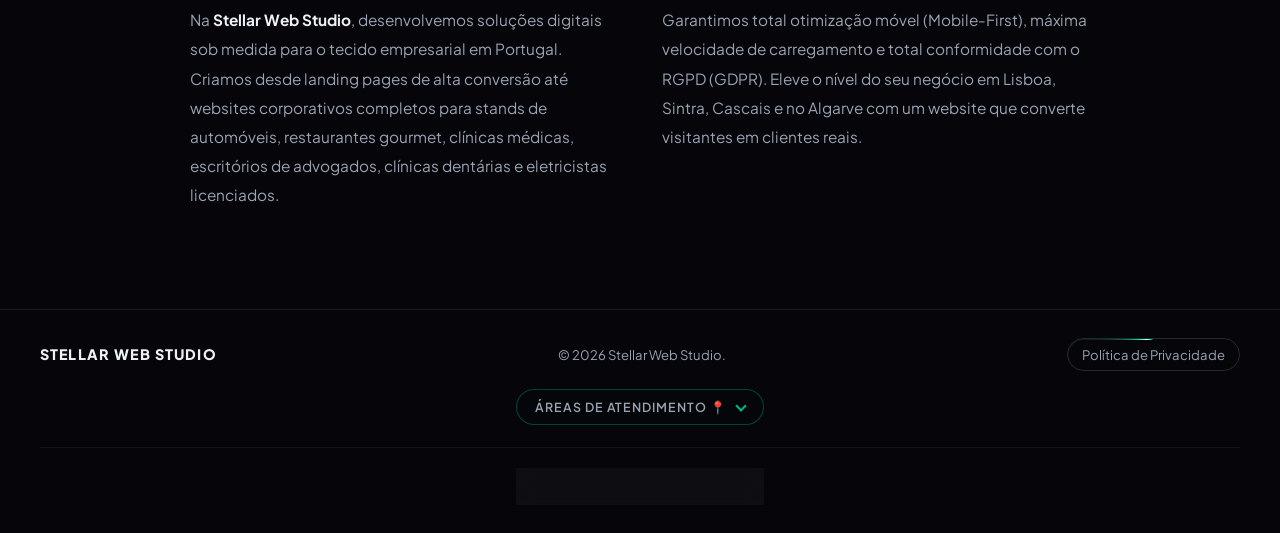
<file: almada.html>
<!doctype html>
<html lang="pt-PT">
<head>
<meta charset="UTF-8" />
<meta name="viewport" content="width=device-width, initial-scale=1.0, viewport-fit=cover" />
<!-- Google tag (gtag.js) -->
<script async src="https://www.googletagmanager.com/gtag/js?id=G-GVJ3VXN6C8"></script>
<script>
  window.dataLayer = window.dataLayer || [];
  function gtag(){dataLayer.push(arguments);}
  gtag('js', new Date());
  gtag('config', 'G-GVJ3VXN6C8');
</script>
<title>Criação de Websites Profissionais em Almada | Stellar Web</title>
<meta name="description" content="Desenvolvimento web, lojas online e web design de alta performance em Almada. Otimizado para telemóveis e Google. Peça já um orçamento!" />
<meta name="keywords" content="criação de websites almada, web design almada, lojas online almada, criar site almada, agência web design portugal" />
<meta name="author" content="Vadym Minzilevskyi, Stellar Web Studio" />
<meta name="robots" content="index, follow" />
<meta name="google-site-verification" content="y5CZDhuUU19NnIF5j6mVTyw2W411XEZMlFec-QQuRfY" />
<meta name="trustpilot-one-time-domain-verification-id" content="6d7c94dc-8987-4c91-999b-635d4a3bf441" />
<meta name="theme-color" content="#05050A" />
<link rel="canonical" href="https://stellarweb.pt/almada" />
<link rel="icon" href="/assets/favicon.svg" type="image/svg+xml" />
<link rel="apple-touch-icon" href="/assets/favicon.svg" />

<meta property="og:type" content="website" />
<meta property="og:site_name" content="Stellar Web Studio" />
<meta property="og:locale" content="pt_PT" />
<meta property="og:title" content="Criação de Websites Profissionais em Almada | Stellar Web" />
<meta property="og:description" content="Desenvolvimento web, lojas online e web design de alta performance em Almada. Otimizado para telemóveis e Google. Peça já um orçamento!" />
<meta property="og:url" content="https://stellarweb.pt/almada" />
<meta property="og:image" content="https://stellarweb.pt/assets/og-image.png" />
<meta property="og:image:type" content="image/png" />
<meta name="twitter:card" content="summary_large_image" />
<meta name="twitter:title" content="Criação de Websites Profissionais em Almada | Stellar Web" />
<meta name="twitter:description" content="Desenvolvimento web, lojas online e web design de alta performance em Almada. Otimizado para telemóveis e Google. Peça já um orçamento!" />
<meta name="twitter:image" content="https://stellarweb.pt/assets/og-image.png" />

<link rel="preconnect" href="https://fonts.googleapis.com">
<link rel="preconnect" href="https://fonts.gstatic.com" crossorigin>
<link rel="stylesheet" href="https://fonts.googleapis.com/css2?family=Plus+Jakarta+Sans:wght@400;500;600;700;800&family=JetBrains+Mono:wght@400;500&display=swap" media="print" onload="this.onload=null;this.media='all'">
<link rel="stylesheet" href="/styles.css" />
<link rel="stylesheet" href="/fx.css" media="(min-width: 768px)">
<noscript>
  <link rel="stylesheet" href="https://fonts.googleapis.com/css2?family=Plus+Jakarta+Sans:wght@400;500;600;700;800&family=JetBrains+Mono:wght@400;500&display=swap">
  <link rel="stylesheet" href="/fx.css" media="(min-width: 768px)">
</noscript>
<script type="application/ld+json">
{
  "@context": "https://schema.org",
  "@type": "ProfessionalService",
  "name": "Stellar Web Studio",
  "alternateName": "StellarWeb Studio",
  "image": "https://stellarweb.pt/assets/logo.png",
  "logo": "https://stellarweb.pt/assets/logo.png",
  "url": "https://stellarweb.pt",
  "inLanguage": "pt-PT",
  "telephone": "+351937260282",
  "priceRange": "€€",
  "description": "Desenvolvimento web, lojas online e web design de alta performance em Almada. Otimizado para telemóveis e Google. Peça já um orçamento!",
  "founder": {
    "@type": "Person",
    "name": "Vadym Minzilevskyi"
  },
  "taxID": "310300118",
  "areaServed": {
    "@type": "City",
    "name": "Almada",
    "containedInPlace": {
      "@type": "Country",
      "name": "Portugal"
    }
  },
  "availableLanguage": ["Portuguese", "English", "Russian"],
  "address": {
    "@type": "PostalAddress",
    "addressLocality": "Almada",
    "addressRegion": "Lisboa",
    "addressCountry": "PT"
  },
  "geo": {
    "@type": "GeoCoordinates",
    "latitude": "38.7562",
    "longitude": "-9.2831"
  },
  "openingHoursSpecification": {
    "@type": "OpeningHoursSpecification",
    "dayOfWeek": [
      "Monday",
      "Tuesday",
      "Wednesday",
      "Thursday",
      "Friday",
      "Saturday",
      "Sunday"
    ],
    "opens": "09:00",
    "closes": "19:00"
  }
}
</script>
</head>
<body>

<div class="bg-fx" aria-hidden="true">
  <div class="glow glow-cyan"></div>
  <div class="glow glow-purple"></div>
  <div class="grid-overlay"></div>
  <div class="sky-map" aria-hidden="true" focusable="false"></div>
</div>

<header class="navbar" id="navbar">
  <div class="nav-inner">
    <a href="/" class="brand">STELLAR WEB STUDIO</a>
    <nav class="lang-switch" aria-label="Language switch">
      <button class="lang-btn active" data-lang="pt">PT</button>
      <span class="lang-sep">|</span>
      <button class="lang-btn" data-lang="en">EN</button>
      <span class="lang-sep">|</span>
      <button class="lang-btn" data-lang="ru">RU</button>
    </nav>
    <a href="#contact" class="btn btn-neon nav-cta" data-i18n="nav.cta">Fale Connosco</a>
  </div>
</header>

<main id="top">

  <!-- HERO -->
  <section class="hero">
    <div class="hero-inner">
      <span class="eyebrow" data-i18n="hero.eyebrow">// ESTÚDIO DE WEB DESIGN · PORTUGAL</span>
      <h1 class="hero-seo">Criação de Websites e Web Design em Almada</h1>
      <h2 class="hero-title">
        <span class="title-sheen" data-i18n="hero.title1">O Futuro Digital do Seu Negócio</span>
        <span class="text-gradient" data-i18n="hero.title2">Começa Aqui.</span>
      </h2>
      <p class="hero-sub" data-i18n="hero.sub">Criamos websites premium, ultra-modernos e totalmente otimizados para smartphones. Atraia mais clientes em Portugal com uma presença online de elite.</p>
      <div class="hero-actions">
        <a href="#contact" class="btn btn-neon btn-lg" data-i18n="hero.cta1">Agendar Projeto</a>
        <a href="#portfolio" class="btn btn-ghost btn-lg" data-i18n="hero.cta2">Explorar Serviços</a>
      </div>
    </div>
    <div class="hero-visual" aria-hidden="true">
      <svg class="data-orb" viewBox="0 0 600 600" fill="none" xmlns="http://www.w3.org/2000/svg" overflow="visible" aria-hidden="true" focusable="false" role="presentation">
        <defs>
          <radialGradient id="neptuneLit" cx="34%" cy="30%" r="68%">
            <stop offset="0%" stop-color="#e7fffd"/>
            <stop offset="14%" stop-color="#8ef6ff"/>
            <stop offset="32%" stop-color="#3aa8d6"/>
            <stop offset="52%" stop-color="#1b5fa8"/>
            <stop offset="74%" stop-color="#0c2b62"/>
            <stop offset="100%" stop-color="#030814"/>
          </radialGradient>
          <radialGradient id="neptuneAura" cx="50%" cy="48%" r="50%">
            <stop offset="52%" stop-color="#00ffc2" stop-opacity="0"/>
            <stop offset="68%" stop-color="#3ecbff" stop-opacity="0.22"/>
            <stop offset="82%" stop-color="#7a5cff" stop-opacity="0.12"/>
            <stop offset="100%" stop-color="#00ffc2" stop-opacity="0"/>
          </radialGradient>
          <clipPath id="planetClip">
            <circle cx="300" cy="300" r="128"/>
          </clipPath>
          <clipPath id="ringBack">
            <rect x="0" y="0" width="600" height="300"/>
          </clipPath>
          <clipPath id="ringFront">
            <rect x="0" y="300" width="600" height="300"/>
          </clipPath>
          <g id="ringDebrisBits">
            <circle class="ring-dust" r="212" fill="none" stroke="#9aa8c7" stroke-width="8" opacity="0.05"/>
            <circle class="ring-dust" r="222" fill="none" stroke="#c8fff8" stroke-width="4" opacity="0.08"/>
            <circle class="ring-dust" r="232" fill="none" stroke="#e8fbff" stroke-width="2" opacity="0.12"/>
            <circle class="ring-dash" r="214" fill="none" stroke="#f4ffff" stroke-width="1.4" opacity="0.55" stroke-dasharray="1.2 11 0.6 18 2.4 14 0.8 22"/>
            <circle class="ring-dash d2" r="226" fill="none" stroke="#d7e7ff" stroke-width="1.1" opacity="0.42" stroke-dasharray="0.7 16 1.8 12 0.5 24 1.3 19"/>
            <circle class="ring-dash d3" r="236" fill="none" stroke="#c8fff8" stroke-width="0.9" opacity="0.38" stroke-dasharray="0.5 20 1.4 15 0.8 26"/>
            <ellipse cx="220" cy="0" rx="2.4" ry="0.7" fill="#f4ffff" opacity="0.9" transform="rotate(18 220 0)"/>
            <ellipse cx="190.5" cy="110" rx="1.6" ry="0.5" fill="#c8fff8" opacity="0.75" transform="rotate(48 190.5 110)"/>
            <ellipse cx="110" cy="190.5" rx="2.1" ry="0.6" fill="#ffffff" opacity="0.82" transform="rotate(72 110 190.5)"/>
            <ellipse cx="0" cy="220" rx="1.2" ry="1.2" fill="#b8c4d8" opacity="0.5"/>
            <ellipse cx="-110" cy="190.5" rx="2.5" ry="0.65" fill="#e8fbff" opacity="0.88" transform="rotate(128 -110 190.5)"/>
            <ellipse cx="-190.5" cy="110" rx="1.4" ry="0.45" fill="#d7e7ff" opacity="0.62" transform="rotate(152 -190.5 110)"/>
            <ellipse cx="-220" cy="0" rx="2.0" ry="0.55" fill="#f4ffff" opacity="0.8" transform="rotate(188 -220 0)"/>
            <ellipse cx="-190.5" cy="-110" rx="1.1" ry="1.1" fill="#9aa8c7" opacity="0.48"/>
            <ellipse cx="-110" cy="-190.5" rx="2.3" ry="0.6" fill="#ffffff" opacity="0.86" transform="rotate(248 -110 -190.5)"/>
            <ellipse cx="0" cy="-220" rx="1.7" ry="0.5" fill="#c8fff8" opacity="0.72" transform="rotate(272 0 -220)"/>
            <ellipse cx="110" cy="-190.5" rx="1.3" ry="0.45" fill="#e8fbff" opacity="0.7" transform="rotate(302 110 -190.5)"/>
            <ellipse cx="190.5" cy="-110" rx="2.2" ry="0.58" fill="#f4ffff" opacity="0.84" transform="rotate(332 190.5 -110)"/>
            <ellipse cx="224.1" cy="60" rx="0.7" ry="0.7" fill="#ffffff" opacity="0.7"/>
            <ellipse cx="60" cy="224.1" rx="1.85" ry="0.5" fill="#c8fff8" opacity="0.68" transform="rotate(98 60 224.1)"/>
            <ellipse cx="-164" cy="164" rx="0.55" ry="0.55" fill="#e8fbff" opacity="0.6"/>
            <ellipse cx="-224.1" cy="-60" rx="1.5" ry="0.45" fill="#d7e7ff" opacity="0.58" transform="rotate(208 -224.1 -60)"/>
            <ellipse cx="-60" cy="-224.1" rx="0.65" ry="0.65" fill="#ffffff" opacity="0.55"/>
            <ellipse cx="164" cy="-164" rx="1.9" ry="0.52" fill="#e8fbff" opacity="0.74" transform="rotate(318 164 -164)"/>
          </g>
        </defs>

        <g class="starfield">
          <circle class="star-twinkle" cx="72" cy="86" r="1.1" fill="#eef7ff" opacity="0.55"/>
          <circle class="star-twinkle s2" cx="140" cy="48" r="0.8" fill="#c8fff8" opacity="0.4"/>
          <circle class="star-twinkle s3" cx="510" cy="70" r="1.2" fill="#ffffff" opacity="0.65"/>
          <circle class="star-twinkle" cx="548" cy="168" r="0.7" fill="#b8d4ff" opacity="0.45"/>
          <circle class="star-twinkle s2" cx="86" cy="430" r="0.9" fill="#ffffff" opacity="0.5"/>
          <circle class="star-twinkle s3" cx="46" cy="240" r="0.6" fill="#00ffc2" opacity="0.35"/>
          <circle class="star-twinkle" cx="520" cy="500" r="1" fill="#e8fbff" opacity="0.5"/>
          <circle class="star-twinkle s2" cx="430" cy="40" r="0.7" fill="#9b5cff" opacity="0.45"/>
          <circle class="star-twinkle s3" cx="200" cy="560" r="0.8" fill="#ffffff" opacity="0.4"/>
          <circle class="star-twinkle" cx="560" cy="320" r="0.6" fill="#c8fff8" opacity="0.5"/>
        </g>

        <circle class="neptune-glow" cx="300" cy="300" r="210" fill="url(#neptuneAura)"/>

        <g class="neptune-rings neptune-rings-back">
          <g clip-path="url(#ringBack)">
            <g transform="translate(300 300) rotate(-26) scale(1 0.30)">
              <g class="ring-debris">
                <rect x="-240" y="-240" width="480" height="480" fill="none"/>
                <use href="#ringDebrisBits"/>
                <g class="ring-mobile-gleam">
                  <circle r="218" fill="none" stroke="#f7ffff" stroke-width="3.2" opacity="0.9" stroke-dasharray="3.4 7 1.1 12 5 9"/>
                  <circle r="228" fill="none" stroke="#c8fff8" stroke-width="2.2" opacity="0.7" stroke-dasharray="1.6 10 3.2 14 0.8 18"/>
                  <circle r="236" fill="none" stroke="#00ffc2" stroke-width="1.4" opacity="0.45" stroke-dasharray="0.8 16 2.4 11"/>
                </g>
              </g>
            </g>
          </g>
        </g>

        <g class="neptune-moon" transform-origin="300px 300px">
          <circle cx="300" cy="122" r="5.5" fill="#e7f4ff"/>
          <circle cx="298" cy="120" r="2" fill="#ffffff" opacity="0.7"/>
          <circle cx="300" cy="122" r="9" fill="#9b5cff" opacity="0.18"/>
        </g>

        <circle cx="300" cy="300" r="128" fill="url(#neptuneLit)"/>
        <g clip-path="url(#planetClip)" class="neptune-clouds">
          <ellipse cx="300" cy="248" rx="126" ry="18" fill="#9fe9ff" opacity="0.12"/>
          <ellipse cx="300" cy="278" rx="124" ry="11" fill="#14386f" opacity="0.28"/>
          <ellipse cx="300" cy="300" rx="128" ry="10" fill="#06152e" opacity="0.22"/>
          <ellipse cx="300" cy="322" rx="122" ry="13" fill="#7fdfff" opacity="0.1"/>
          <ellipse cx="300" cy="348" rx="118" ry="16" fill="#0d2a58" opacity="0.26"/>
          <ellipse cx="242" cy="272" rx="34" ry="12" fill="#07122c" opacity="0.32"/>
          <ellipse cx="368" cy="328" rx="26" ry="8" fill="#cfffff" opacity="0.12"/>
        </g>
        <circle cx="242" cy="248" r="38" fill="#ffffff" opacity="0.05"/>

        <g class="neptune-rings neptune-rings-front">
          <g clip-path="url(#ringFront)">
            <g transform="translate(300 300) rotate(-26) scale(1 0.30)">
              <g class="ring-debris">
                <rect x="-240" y="-240" width="480" height="480" fill="none"/>
                <use href="#ringDebrisBits"/>
                <g class="ring-mobile-gleam">
                  <circle r="218" fill="none" stroke="#f7ffff" stroke-width="3.2" opacity="0.9" stroke-dasharray="3.4 7 1.1 12 5 9"/>
                  <circle r="228" fill="none" stroke="#c8fff8" stroke-width="2.2" opacity="0.7" stroke-dasharray="1.6 10 3.2 14 0.8 18"/>
                  <circle r="236" fill="none" stroke="#00ffc2" stroke-width="1.4" opacity="0.45" stroke-dasharray="0.8 16 2.4 11"/>
                </g>
              </g>
            </g>
          </g>
        </g>
      </svg>
    </div>
  </section>

  <!-- METRICS -->
  <section class="metrics">
    <div class="grid-metrics">
      <article class="card metric-card">
        <h3 class="metric-label" data-i18n="metrics.m1.label">Performance de Elite</h3>
        <p class="metric-sub" data-i18n="metrics.m1.sub">Desenvolvimento em código limpo e compressão avançada de ficheiros. Garantimos a pontuação máxima no Google Lighthouse para que o seu site seja ultra-rápido em qualquer smartphone.</p>
      </article>
      <article class="card metric-card">
        <h3 class="metric-label" data-i18n="metrics.m2.label">Segurança Absoluta</h3>
        <p class="metric-sub" data-i18n="metrics.m2.sub">Alojamento em arquitetura moderna e segura sem bases de dados vulneráveis. O seu website fica totalmente blindado contra ataques cibernéticos e vírus.</p>
      </article>
      <article class="card metric-card">
        <span class="metric-num">100%</span>
        <span class="metric-label" data-i18n="metrics.m3.label">Otimização Móvel</span>
        <p class="metric-sub" data-i18n="metrics.m3.sub">Layouts fluidos e premium desenhados especificamente para ecrãs de telemóveis.</p>
      </article>
    </div>
  </section>

  <!-- PORTFOLIO -->
  <section class="section" id="portfolio">
    <div class="section-head">
      <span class="eyebrow" data-i18n="portfolio.eyebrow">// PORTFÓLIO</span>
      <h2 data-i18n="portfolio.title">Projetos reais e conceitos de demonstração</h2>
      <p class="section-sub" data-i18n="portfolio.sub">Trabalhos reais da Stellar Web Studio e conceitos de demonstração de websites possíveis — os conceitos não são marcas reais nem websites de clientes.</p>
    </div>
    <div class="portfolio-tabs" role="tablist" data-i18n-label="portfolio.tabs.aria" aria-label="Filtro do portfólio">
      <button type="button" class="portfolio-tab is-active" role="tab" id="portfolioTabLive" aria-selected="true" aria-controls="portfolioGrid" data-filter="live" data-i18n="portfolio.tab.live">Projetos Reais</button>
      <button type="button" class="portfolio-tab" role="tab" id="portfolioTabDemo" aria-selected="false" aria-controls="portfolioGrid" data-filter="demo" data-i18n="portfolio.tab.demo">Conceitos Premium / Demo</button>
    </div>
    <div class="portfolio-clip" id="portfolioClip">
      <div class="grid-portfolio" id="portfolioGrid">
      <article class="group card portfolio-card portfolio-card-live" data-kind="live">
        <div class="preview-stage" aria-hidden="true">
          <picture>
            <source type="image/webp" srcset="/images/portfolio/barber.webp" />
            <img class="preview-scrollshot" src="/images/portfolio/barber.jpg" alt="Website premium para barbearia em Almada - Stellar Web Studio" width="640" height="5146" loading="lazy" decoding="async" draggable="false" />
          </picture>
        </div>
        <a href="https://barbeirobeto.netlify.app/" target="_blank" rel="noopener noreferrer" class="portfolio-card-link">
        <div class="portfolio-body">
          <span class="portfolio-badge portfolio-badge-live" data-i18n="portfolio.badge.live">WEBSITE ATIVO</span>
          <span class="portfolio-category" data-i18n="portfolio.card1.category">BARBEARIA</span>
          <h3 data-i18n="portfolio.card1.title">Barbeiro Beto (Desde 1995)</h3>
          <p data-i18n="portfolio.card1.desc">Atelier de senhores em Massamá, desde 1995. Tesoura, navalha e o tempo que o corte merece — exclusivamente sob marcação.</p>
          <span class="portfolio-cta"><span data-i18n="portfolio.tag.live">Abrir Website</span><span class="portfolio-cta-arrow" aria-hidden="true">↗</span></span>
        </div>
        </a>
      </article>
      <article class="group card portfolio-card" data-kind="demo">
        <div class="preview-stage" aria-hidden="true">
          <picture>
            <source type="image/webp" srcset="/images/portfolio/clinic.webp" />
            <img class="preview-scrollshot" src="/images/portfolio/clinic.jpg" alt="Website premium para clínica médica familiar em Almada - Stellar Web Studio" width="640" height="5146" loading="lazy" decoding="async" draggable="false" />
          </picture>
        </div>
        <a href="https://clinicamedica121.netlify.app/" target="_blank" rel="noopener noreferrer" class="portfolio-card-link">
        <div class="portfolio-body">
          <span class="portfolio-badge" data-i18n="portfolio.badge">DEMO · CONCEITO</span>
          <span class="portfolio-category" data-i18n="portfolio.card2.category">CLÍNICA MÉDICA</span>
          <h3 data-i18n="portfolio.card2.title">Sávia — Clínica Médica Familiar</h3>
          <p data-i18n="portfolio.card2.desc">Clínica privada de medicina familiar no Saldanha. Tempo, discrição e rigor suíço para famílias de Lisboa e Cascais.</p>
          <span class="portfolio-cta"><span data-i18n="portfolio.tag.demo">Abrir Demonstração</span><span class="portfolio-cta-arrow" aria-hidden="true">↗</span></span>
        </div>
        </a>
      </article>
      <article class="group card portfolio-card" data-kind="demo">
        <div class="preview-stage" aria-hidden="true">
          <picture>
            <source type="image/webp" srcset="/images/portfolio/construction.webp" />
            <img class="preview-scrollshot" src="/images/portfolio/construction.jpg" alt="Website premium para construção de luxo em Almada - Stellar Web Studio" width="640" height="3893" loading="lazy" decoding="async" draggable="false" />
          </picture>
        </div>
        <a href="https://acabamento121.netlify.app/" target="_blank" rel="noopener noreferrer" class="portfolio-card-link">
        <div class="portfolio-body">
          <span class="portfolio-badge" data-i18n="portfolio.badge">DEMO · CONCEITO</span>
          <span class="portfolio-category" data-i18n="portfolio.card3.category">CONSTRUÇÃO DE LUXO</span>
          <h3 data-i18n="portfolio.card3.title">Áurea Construções &amp; Atelier</h3>
          <p data-i18n="portfolio.card3.desc">Atelier de obra de autor em Lisboa, Cascais e Sintra. Estuque veneziano genuíno, acabamentos de alta costura e garantia de 5 anos.</p>
          <span class="portfolio-cta"><span data-i18n="portfolio.tag.demo">Abrir Demonstração</span><span class="portfolio-cta-arrow" aria-hidden="true">↗</span></span>
        </div>
        </a>
      </article>
      <article class="group card portfolio-card" data-kind="demo">
        <div class="preview-stage" aria-hidden="true">
          <picture>
            <source type="image/webp" srcset="/images/portfolio/law.webp" />
            <img class="preview-scrollshot" src="/images/portfolio/law.jpg" alt="Website premium para sociedade de advogados em Almada - Stellar Web Studio" width="640" height="3893" loading="lazy" decoding="async" draggable="false" />
          </picture>
        </div>
        <a href="https://advogada121.netlify.app/" target="_blank" rel="noopener noreferrer" class="portfolio-card-link">
        <div class="portfolio-body">
          <span class="portfolio-badge" data-i18n="portfolio.badge">DEMO · CONCEITO</span>
          <span class="portfolio-category" data-i18n="portfolio.card4.category">SOCIEDADE DE ADVOGADOS</span>
          <h3 data-i18n="portfolio.card4.title">Áurea &amp; Associados</h3>
          <p data-i18n="portfolio.card4.desc">Sociedade de advogados na Avenida da Liberdade. Direito Imobiliário e Relocalização.</p>
          <span class="portfolio-cta"><span data-i18n="portfolio.tag.demo">Abrir Demonstração</span><span class="portfolio-cta-arrow" aria-hidden="true">↗</span></span>
        </div>
        </a>
      </article>
      <article class="group card portfolio-card" data-kind="demo">
        <div class="preview-stage" aria-hidden="true">
          <picture>
            <source type="image/webp" srcset="/images/portfolio/dental.webp" />
            <img class="preview-scrollshot" src="/images/portfolio/dental.jpg" alt="Website premium para clínica de estética dentária em Almada - Stellar Web Studio" width="640" height="5146" loading="lazy" decoding="async" draggable="false" />
          </picture>
        </div>
        <a href="https://dentaria.netlify.app/" target="_blank" rel="noopener noreferrer" class="portfolio-card-link">
        <div class="portfolio-body">
          <span class="portfolio-badge" data-i18n="portfolio.badge">DEMO · CONCEITO</span>
          <span class="portfolio-category" data-i18n="portfolio.card5.category">CLÍNICA DENTÁRIA</span>
          <h3 data-i18n="portfolio.card5.title">AUREA Estética Dentária</h3>
          <p data-i18n="portfolio.card5.desc">Estética dentária de alta precisão na Avenida da Liberdade — rápido, intuitivo e sem complicações.</p>
          <span class="portfolio-cta"><span data-i18n="portfolio.tag.demo">Abrir Demonstração</span><span class="portfolio-cta-arrow" aria-hidden="true">↗</span></span>
        </div>
        </a>
      </article>
      <article class="group card portfolio-card" data-kind="demo">
        <div class="preview-stage" aria-hidden="true">
          <picture>
            <source type="image/webp" srcset="/images/portfolio/rental.webp" />
            <img class="preview-scrollshot" src="/images/portfolio/rental.jpg" alt="Website de luxo para aluguer de carros em Almada - Stellar Web Studio" width="640" height="3893" loading="lazy" decoding="async" draggable="false" />
          </picture>
        </div>
        <a href="https://rentcar121.netlify.app/" target="_blank" rel="noopener noreferrer" class="portfolio-card-link">
        <div class="portfolio-body">
          <span class="portfolio-badge" data-i18n="portfolio.badge">DEMO · CONCEITO</span>
          <span class="portfolio-category" data-i18n="portfolio.card6.category">ALUGUER DE SUPERDESPORTIVOS</span>
          <h3 data-i18n="portfolio.card6.title">Rent-a-Car Premium</h3>
          <p data-i18n="portfolio.card6.desc">Superdesportivos de excepção com entrega VIP na Marina de Cascais e no Aeroporto de Lisboa. Porsche, Ferrari, Lamborghini.</p>
          <span class="portfolio-cta"><span data-i18n="portfolio.tag.demo">Abrir Demonstração</span><span class="portfolio-cta-arrow" aria-hidden="true">↗</span></span>
        </div>
        </a>
      </article>
      <article class="group card portfolio-card" data-kind="demo">
        <div class="preview-stage" aria-hidden="true">
          <picture>
            <source type="image/webp" srcset="/images/portfolio/restaurant.webp" />
            <img class="preview-scrollshot" src="/images/portfolio/restaurant.jpg" alt="Website premium para restaurante de alta cozinha em Almada - Stellar Web Studio" width="640" height="3893" loading="lazy" decoding="async" draggable="false" />
          </picture>
        </div>
        <a href="https://restaurants121.netlify.app/" target="_blank" rel="noopener noreferrer" class="portfolio-card-link">
        <div class="portfolio-body">
          <span class="portfolio-badge" data-i18n="portfolio.badge">DEMO · CONCEITO</span>
          <span class="portfolio-category" data-i18n="portfolio.card7.category">RESTAURANTE DE ALTA COZINHA</span>
          <h3 data-i18n="portfolio.card7.title">Áurea — Alta Cozinha</h3>
          <p data-i18n="portfolio.card7.desc">Palácio contemporâneo da mesa portuguesa e gastronomia atlântica no Chiado.</p>
          <span class="portfolio-cta"><span data-i18n="portfolio.tag.demo">Abrir Demonstração</span><span class="portfolio-cta-arrow" aria-hidden="true">↗</span></span>
        </div>
        </a>
      </article>
      <article class="group card portfolio-card portfolio-card-live" data-kind="live">
        <div class="preview-stage" aria-hidden="true">
          <picture>
            <source type="image/webp" srcset="/images/portfolio/studio.webp" />
            <img class="preview-scrollshot" src="/images/portfolio/studio.jpg" alt="Website da agência Stellar Web Studio em Almada" width="640" height="5146" loading="lazy" decoding="async" draggable="false" />
          </picture>
        </div>
        <a href="#top" class="portfolio-card-link">
        <div class="portfolio-body">
          <span class="portfolio-badge portfolio-badge-live" data-i18n="portfolio.badge.live">WEBSITE ATIVO</span>
          <span class="portfolio-category" data-i18n="portfolio.card8.category">SITE DA AGÊNCIA</span>
          <h3 data-i18n="portfolio.card8.title">StellarWeb Studio</h3>
          <p data-i18n="portfolio.card8.desc">Desenvolvimento de websites premium e identidades digitais de elite para empresas.</p>
          <span class="portfolio-cta"><span data-i18n="portfolio.tag.live">Abrir Website</span><span class="portfolio-cta-arrow" aria-hidden="true">↗</span></span>
        </div>
        </a>
      </article>
      </div>
    </div>
    <button type="button" class="portfolio-more" id="portfolioMore" hidden aria-expanded="false" aria-controls="portfolioClip">
      <span class="portfolio-more-more" data-i18n="portfolio.more">Ver mais projetos</span>
      <span class="portfolio-more-less" data-i18n="portfolio.less">Ver menos projetos</span>
      <span class="portfolio-more-arrow" aria-hidden="true">⬇</span>
    </button>
  </section>

  <section class="section audit" id="audit">
    <div class="audit-block">
      <div class="section-head audit-head">
        <span class="eyebrow" data-i18n="audit.eyebrow">// DIAGNÓSTICO DIGITAL REAL</span>
        <h2 data-i18n="audit.title">Auditoria Google Lighthouse</h2>
        <p class="section-sub" data-i18n="audit.sub">Avalie o seu website atual com as ferramentas oficiais da Google.</p>
      </div>

      <form class="audit-form" id="auditForm">
        <label class="sr-only" for="auditUrl" data-i18n="audit.label">URL do website</label>
        <input id="auditUrl" class="audit-input" type="text" inputmode="url" autocomplete="url" placeholder="Ex: https://asuaempresa.pt" data-i18n-placeholder="audit.placeholder" />
        <button type="submit" class="btn btn-neon" id="auditSubmit" data-i18n="audit.cta">Executar Auditoria Google ↗</button>
      </form>

      <p class="audit-inline-error" id="auditInlineError" hidden></p>

      <div class="audit-loader" id="auditLoader" hidden>
        <div class="audit-pct" id="auditPct">0%</div>
        <div class="audit-pct-track" aria-hidden="true"><span class="audit-pct-fill" id="auditPctFill"></span></div>
        <p class="audit-log" id="auditLog" data-i18n="audit.loading">A invocar servidores da Google Lighthouse...</p>
      </div>

      <div class="audit-error" id="auditError" hidden>
        <p id="auditErrorText"></p>
        <button type="button" class="btn btn-ghost" id="auditRetry" data-i18n="audit.retry">Tentar novamente</button>
        <a class="btn btn-neon" href="https://wa.me/351937260282" target="_blank" rel="noopener" data-i18n="contact.wa.title">Fale connosco no WhatsApp</a>
      </div>

      <div class="audit-results" id="auditResults" hidden>
        <p class="audit-tested" id="auditTested"></p>
        <div class="audit-gauges">
          <article class="audit-gauge is-open" data-cat="performance" role="button" tabindex="0" aria-expanded="true" aria-controls="audit-panel-performance">
            <div class="audit-ring-wrap">
              <svg viewBox="0 0 100 100" aria-hidden="true">
                <circle class="audit-ring-bg" cx="50" cy="50" r="42"></circle>
                <circle class="audit-ring" cx="50" cy="50" r="42"></circle>
              </svg>
              <span class="audit-score" id="auditScorePerformance">—</span>
            </div>
            <span class="audit-gauge-label" data-i18n="audit.score.perf">Desempenho</span>
          </article>
          <article class="audit-gauge" data-cat="accessibility" role="button" tabindex="0" aria-expanded="false" aria-controls="audit-panel-accessibility">
            <div class="audit-ring-wrap">
              <svg viewBox="0 0 100 100" aria-hidden="true">
                <circle class="audit-ring-bg" cx="50" cy="50" r="42"></circle>
                <circle class="audit-ring" cx="50" cy="50" r="42"></circle>
              </svg>
              <span class="audit-score" id="auditScoreAccessibility">—</span>
            </div>
            <span class="audit-gauge-label" data-i18n="audit.score.a11y">Acessibilidade</span>
          </article>
          <article class="audit-gauge" data-cat="best-practices" role="button" tabindex="0" aria-expanded="false" aria-controls="audit-panel-best-practices">
            <div class="audit-ring-wrap">
              <svg viewBox="0 0 100 100" aria-hidden="true">
                <circle class="audit-ring-bg" cx="50" cy="50" r="42"></circle>
                <circle class="audit-ring" cx="50" cy="50" r="42"></circle>
              </svg>
              <span class="audit-score" id="auditScoreBestPractices">—</span>
            </div>
            <span class="audit-gauge-label" data-i18n="audit.score.bp">Boas Práticas</span>
          </article>
          <article class="audit-gauge" data-cat="seo" role="button" tabindex="0" aria-expanded="false" aria-controls="audit-panel-seo">
            <div class="audit-ring-wrap">
              <svg viewBox="0 0 100 100" aria-hidden="true">
                <circle class="audit-ring-bg" cx="50" cy="50" r="42"></circle>
                <circle class="audit-ring" cx="50" cy="50" r="42"></circle>
              </svg>
              <span class="audit-score" id="auditScoreSeo">—</span>
            </div>
            <span class="audit-gauge-label" data-i18n="audit.score.seo">SEO</span>
          </article>
        </div>
        <div class="audit-accordions" id="auditAccordions">
          <div class="audit-acc is-open" data-cat="performance">
            <button type="button" class="audit-acc-trigger" id="auditAccPerf" aria-expanded="true" aria-controls="audit-panel-performance">
              <span data-i18n="audit.score.perf">Desempenho</span>
              <span class="audit-acc-chevron" aria-hidden="true"></span>
            </button>
            <div class="audit-acc-panel" id="audit-panel-performance" role="region" aria-labelledby="auditAccPerf">
              <div class="audit-acc-panel-inner">
                <p class="audit-acc-fact">
                  <strong data-i18n="audit.meaning">O que significa</strong>
                  <span data-i18n="audit.explain.perf.meaning">Velocidade e agilidade do site.</span>
                </p>
                <p class="audit-acc-fact">
                  <strong data-i18n="audit.business">Para o seu negócio</strong>
                  <span data-i18n="audit.explain.perf.business">Se o seu site demorar mais de 3 segundos a carregar, 50% dos utilizadores desistem. Um site lento faz com que perca clientes e deite dinheiro fora em publicidade (Facebook/Google Ads). O nosso objetivo é colocar o seu site a carregar em menos de 1 segundo.</span>
                </p>
              </div>
            </div>
          </div>
          <div class="audit-acc" data-cat="accessibility">
            <button type="button" class="audit-acc-trigger" id="auditAccA11y" aria-expanded="false" aria-controls="audit-panel-accessibility">
              <span data-i18n="audit.score.a11y">Acessibilidade</span>
              <span class="audit-acc-chevron" aria-hidden="true"></span>
            </button>
            <div class="audit-acc-panel" id="audit-panel-accessibility" role="region" aria-labelledby="auditAccA11y">
              <div class="audit-acc-panel-inner">
                <p class="audit-acc-fact">
                  <strong data-i18n="audit.meaning">O que significa</strong>
                  <span data-i18n="audit.explain.a11y.meaning">Facilidade de uso para todos os utilizadores.</span>
                </p>
                <p class="audit-acc-fact">
                  <strong data-i18n="audit.business">Para o seu negócio</strong>
                  <span data-i18n="audit.explain.a11y.business">Garante que qualquer pessoa (incluindo idosos ou clientes no telemóvel sob luz solar intensa) consegue ler o seu menu e contactá-lo facilmente. Além disso, evita problemas legais, pois a União Europeia penaliza sites que não cumprem as normas de acessibilidade.</span>
                </p>
              </div>
            </div>
          </div>
          <div class="audit-acc" data-cat="best-practices">
            <button type="button" class="audit-acc-trigger" id="auditAccBp" aria-expanded="false" aria-controls="audit-panel-best-practices">
              <span data-i18n="audit.score.bp">Boas Práticas</span>
              <span class="audit-acc-chevron" aria-hidden="true"></span>
            </button>
            <div class="audit-acc-panel" id="audit-panel-best-practices" role="region" aria-labelledby="auditAccBp">
              <div class="audit-acc-panel-inner">
                <p class="audit-acc-fact">
                  <strong data-i18n="audit.meaning">O que significa</strong>
                  <span data-i18n="audit.explain.bp.meaning">Segurança, estabilidade e conformidade.</span>
                </p>
                <p class="audit-acc-fact">
                  <strong data-i18n="audit.business">Para o seu negócio</strong>
                  <span data-i18n="audit.explain.bp.business">Protege o seu site contra falhas e ataques. Se esta nota for baixa, o Google Chrome pode exibir um aviso aos seus clientes: "Este site não é seguro". Isto destrói instantaneamente a confiança na sua empresa.</span>
                </p>
              </div>
            </div>
          </div>
          <div class="audit-acc" data-cat="seo">
            <button type="button" class="audit-acc-trigger" id="auditAccSeo" aria-expanded="false" aria-controls="audit-panel-seo">
              <span data-i18n="audit.score.seo">SEO</span>
              <span class="audit-acc-chevron" aria-hidden="true"></span>
            </button>
            <div class="audit-acc-panel" id="audit-panel-seo" role="region" aria-labelledby="auditAccSeo">
              <div class="audit-acc-panel-inner">
                <p class="audit-acc-fact">
                  <strong data-i18n="audit.meaning">O que significa</strong>
                  <span data-i18n="audit.explain.seo.meaning">Visibilidade do seu site no Google.</span>
                </p>
                <p class="audit-acc-fact">
                  <strong data-i18n="audit.business">Para o seu negócio</strong>
                  <span data-i18n="audit.explain.seo.business">Uma nota baixa significa que o Google esconde o seu site. Os clientes em Portugal pesquisam pelos seus serviços, mas só encontram os seus concorrentes. Corrigir o SEO traz-lhe clientes orgânicos e totalmente gratuitos todos os dias.</span>
                </p>
              </div>
            </div>
          </div>
        </div>
        <div class="audit-cta-box">
          <p data-i18n="audit.insight">A Google identificou oportunidades de melhoria no seu código. Para receber uma análise interpretada por um especialista e o plano de correção técnica, fale connosco.</p>
          <a class="btn btn-neon btn-lg audit-wa" id="auditWa" href="https://wa.me/351937260282?text=Ol%C3%A1%2C%20quero%20o%20plano%20de%20corre%C3%A7%C3%A3o%20t%C3%A9cnica%20gr%C3%A1tis." target="_blank" rel="noopener" data-i18n="audit.wa">Receber Plano de Correção Técnica Grátis</a>
        </div>
        <button type="button" class="btn btn-ghost audit-again" id="auditAgain" data-i18n="audit.again">Nova auditoria</button>
      </div>
    </div>
  </section>

  <!-- PRICING -->
  <section class="section" id="pricing">
    <div class="section-head">
      <span class="eyebrow" data-i18n="pricing.eyebrow">// INVESTIMENTO</span>
      <h2 data-i18n="pricing.title">Investimento transparente, resultados de elite</h2>
      <p class="section-sub" data-i18n="pricing.sub">Escolha o nível certo para o seu negócio. Sem surpresas, sem letras pequenas.</p>
    </div>
    <div class="grid-pricing">
      <article class="price-card">
        <h3 data-i18n="pricing.p1.name">Landing Page</h3>
        <p class="price-tag-sub" data-i18n="pricing.p1.tag">Página Única</p>
        <div class="price-amount">249€</div>
        <p class="price-desc" data-i18n="pricing.p1.desc">Website moderno de página única. Ideal para campanhas e lançamentos rápidos.</p>
        <a href="#contact" class="btn btn-ghost btn-block" data-i18n="pricing.cta">Começar</a>
      </article>
      <article class="price-card">
        <h3 data-i18n="pricing.p2.name">Website Institucional / Corporativo</h3>
        <p class="price-tag-sub" data-i18n="pricing.p2.tag">Até 5 páginas</p>
        <div class="price-amount">499€</div>
        <p class="price-desc" data-i18n="pricing.p2.desc">A estrutura corporativa clássica para PME.</p>
        <a href="#contact" class="btn btn-ghost btn-block" data-i18n="pricing.cta">Começar</a>
      </article>
      <article class="price-card price-card-featured">
        <div class="featured-tag" data-i18n="pricing.p3.badge">Mais Popular</div>
        <h3 data-i18n="pricing.p3.name">Website Premium por Medida</h3>
        <p class="price-tag-sub" data-i18n="pricing.p3.tag">Design exclusivo de elite</p>
        <div class="price-amount">999€</div>
        <p class="price-desc" data-i18n="pricing.p3.desc">Plataforma web de elite com design exclusivo e animações.</p>
        <a href="#contact" class="btn btn-neon btn-block" data-i18n="pricing.cta">Começar</a>
      </article>
      <article class="price-card">
        <h3 data-i18n="pricing.p4.name">Assistentes de IA para PME</h3>
        <p class="price-tag-sub" data-i18n="pricing.p4.tag">Automatização e formação</p>
        <div class="price-amount" data-i18n="pricing.p4.price">Desde 499€</div>
        <p class="price-desc" data-i18n="pricing.p4.desc">Implementação, automatização de rotinas e formação da equipa.</p>
        <a href="#contact" class="btn btn-ghost btn-block" data-i18n="pricing.cta">Começar</a>
      </article>
      <article class="price-card">
        <h3 data-i18n="pricing.p5.name">Suporte Técnico Mensal</h3>
        <p class="price-tag-sub" data-i18n="pricing.p5.tag">Opcional</p>
        <div class="price-amount" data-i18n="pricing.p5.price">49€ / mês</div>
        <p class="price-desc" data-i18n="pricing.p5.desc">Monitorização, segurança e pequenas alterações.</p>
        <a href="#contact" class="btn btn-ghost btn-block" data-i18n="pricing.cta">Começar</a>
      </article>
    </div>
  </section>

  <!-- WORKFLOW -->
  <section class="section process" id="process">
    <div class="section-head">
      <span class="eyebrow" data-i18n="workflow.eyebrow">// COMO TRABALHAMOS</span>
      <h2 data-i18n="workflow.title">Como Trabalhamos</h2>
      <p class="section-sub" data-i18n="workflow.sub">Todo o processo é por WhatsApp: rápido, assíncrono, documentado e no seu ritmo. Sem chamadas telefónicas nem videochamadas.</p>
    </div>
    <ol class="process-grid">
      <li class="process-card">
        <span class="process-num" aria-hidden="true">01</span>
        <h3 data-i18n="workflow.s1.title">1. Briefing 100% Digital via WhatsApp</h3>
        <p data-i18n="workflow.s1.desc">Sem chamadas chatas ou perda de tempo. Analisamos o seu negócio, os seus concorrentes e definimos a estrutura do site diretamente por mensagens no WhatsApp.</p>
      </li>
      <li class="process-card">
        <span class="process-num" aria-hidden="true">02</span>
        <h3 data-i18n="workflow.s2.title">2. Planeamento e Orçamento</h3>
        <p data-i18n="workflow.s2.desc">Apresentamos uma proposta clara com o investimento fixo. Sendo Trabalhador Independente, tudo é feito de forma legal com emissão de fatura oficial.</p>
      </li>
      <li class="process-card">
        <span class="process-num" aria-hidden="true">03</span>
        <h3 data-i18n="workflow.s3.title">3. Design e Prototipagem</h3>
        <p data-i18n="workflow.s3.desc">Criamos o protótipo visual do seu site e enviamos o link para si. Você analisa no seu próprio ritmo e aprova o design diretamente no nosso chat.</p>
      </li>
      <li class="process-card">
        <span class="process-num" aria-hidden="true">04</span>
        <h3 data-i18n="workflow.s4.title">4. Código e Otimização SEO</h3>
        <p data-i18n="workflow.s4.desc">Transformamos o design aprovado em código ultra-rápido, totalmente adaptado para smartphones, com SEO local integrado e em total conformidade com o RGPD.</p>
      </li>
      <li class="process-card">
        <span class="process-num" aria-hidden="true">05</span>
        <h3 data-i18n="workflow.s5.title">5. Lançamento e Suporte Técnico</h3>
        <p data-i18n="workflow.s5.desc">Colocamos o seu novo website online no domínio definitivo (.pt) e oferecemos 30 dias de suporte gratuito via WhatsApp para garantir total tranquilidade.</p>
      </li>
    </ol>
  </section>

  <!-- CONTACT / FOOTER CTA -->
  <section class="section contact" id="contact">
    <div class="contact-block">
      <span class="eyebrow" data-i18n="contact.eyebrow">// VAMOS CONSTRUIR O FUTURO</span>
      <h2 data-i18n="contact.title">Pronto para elevar o seu negócio?</h2>
      <p class="section-sub" data-i18n="contact.sub">Fale connosco agora mesmo pelo WhatsApp e receba uma proposta em minutos.</p>
      <a href="https://wa.me/351937260282" target="_blank" rel="noopener" class="whatsapp-block">
        <span class="wa-icon">
          <svg viewBox="0 0 32 32" width="36" height="36" fill="currentColor"><path d="M16.004 3C9.373 3 4 8.373 4 15.004c0 2.65.868 5.1 2.338 7.084L4.6 28.999l7.093-1.866a11.94 11.94 0 0 0 4.31.8h.001c6.63 0 12.004-5.373 12.004-12.004C28.008 8.373 22.635 3 16.004 3zm7.02 17.31c-.297.836-1.72 1.598-2.372 1.7-.606.093-1.376.132-2.222-.14-.512-.163-1.17-.38-2.017-.744-3.552-1.533-5.87-5.106-6.05-5.343-.178-.238-1.448-1.926-1.448-3.676s.917-2.61 1.242-2.967c.326-.357.71-.446.947-.446.238 0 .475.002.682.013.219.011.512-.083.802.611.297.71.01 2.383.98 3.35.97.968.968 1.615 1.94 2.583.972.968 1.612 1.94 2.582 1.94.35 0 .38-.001.712-.001.331 0 .535.014.712.014" fill-rule="evenodd"/></svg>
        </span>
        <span class="wa-text">
          <strong data-i18n="contact.wa.title">Fale connosco no WhatsApp</strong>
          <span data-i18n="contact.wa.sub">Resposta rápida garantida</span>
        </span>
      </a>
    </div>
  </section>

  <div class="ecg-wrap" aria-hidden="true">
    <svg class="ecg-svg" viewBox="0 0 800 48" preserveAspectRatio="none">
      <path class="ecg-base" d="M0 24 H800" fill="none" />
      <path class="ecg-path" d="M0 24 H70 L86 24 L94 10 L102 38 L112 6 L122 24 H210 L226 24 L234 10 L242 38 L252 6 L262 24 H350 L366 24 L374 10 L382 38 L392 6 L402 24 H490 L506 24 L514 10 L522 38 L532 6 L542 24 H630 L646 24 L654 10 L662 38 L672 6 L682 24 H800" fill="none" />
    </svg>
  </div>

  <!-- SEO CONTENT -->
  <section class="seo-section" id="about">
    <div class="seo-inner">
      <h2 class="seo-title" data-i18n="seo.title">Presença Digital Completa para o Mercado Português</h2>
      <p class="seo-sub" data-i18n="seo.sub">Soluções de Web Design exclusivas para empresas que querem liderar.</p>
      <div class="seo-body">
        <p data-i18n-html="seo.p1">Na <strong>Stellar Web Studio</strong>, desenvolvemos soluções digitais sob medida para o tecido empresarial em Portugal. Criamos desde landing pages de alta conversão até websites corporativos completos para stands de automóveis, restaurantes gourmet, clínicas médicas, escritórios de advogados, clínicas dentárias e eletricistas licenciados.</p>
        <p data-i18n="seo.p2">Garantimos total otimização móvel (Mobile-First), máxima velocidade de carregamento e total conformidade com o RGPD (GDPR). Eleve o nível do seu negócio em Lisboa, Sintra, Cascais e no Algarve com um website que converte visitantes em clientes reais.</p>
      </div>
    </div>
  </section>

</main>

<div class="sofia-widget" id="sofiaWidget">
  <div class="sofia-panel" id="sofiaPanel" hidden>
    <div class="sofia-head">
      <span class="sofia-avatar" aria-hidden="true">S</span>
      <div class="sofia-head-text">
        <strong data-i18n="chat.name">Sofia</strong>
        <span data-i18n="chat.role">Assistente virtual · Stellar Web Studio</span>
      </div>
      <button type="button" class="sofia-close" id="sofiaClose" data-i18n-label="chat.close" aria-label="Fechar">
        <svg viewBox="0 0 24 24" width="16" height="16" fill="none" stroke="currentColor" stroke-width="2.2" stroke-linecap="round" aria-hidden="true"><path d="M6 6l12 12M18 6 6 18"/></svg>
      </button>
    </div>
    <div class="sofia-log" id="sofiaLog" role="log" aria-live="polite">
      <div class="sofia-msg sofia-msg-bot">
        <p data-i18n="chat.welcome">Olá! Sou a Sofia, assistente virtual da Stellar Web Studio. Como posso ajudar a impulsionar o seu negócio hoje? 🚀</p>
      </div>
      <div class="sofia-quick" id="sofiaQuick">
        <button type="button" class="sofia-quick-btn" data-i18n="chat.quick.website">💻 Quero um website</button>
        <button type="button" class="sofia-quick-btn" data-i18n="chat.quick.ai">🤖 Quero um AI assistant</button>
        <button type="button" class="sofia-quick-btn" data-i18n="chat.quick.prices">💰 Ver preços</button>
        <button type="button" class="sofia-quick-btn" data-i18n="chat.quick.audit">📊 Analisar o meu site</button>
      </div>
    </div>
    <form class="sofia-form" id="sofiaForm">
      <label class="sr-only" for="sofiaInput" data-i18n="chat.placeholder">Escreva a sua mensagem</label>
      <input id="sofiaInput" name="message" type="text" maxlength="1000" autocomplete="off" enterkeyhint="send" inputmode="text" data-i18n-placeholder="chat.placeholder" placeholder="Escreva a sua mensagem" />
      <button type="submit" class="sofia-send" data-i18n-label="chat.send" aria-label="Enviar">
        <svg viewBox="0 0 24 24" width="18" height="18" fill="none" stroke="currentColor" stroke-width="2.2" stroke-linecap="round" stroke-linejoin="round" aria-hidden="true"><path d="M22 2 11 13"/><path d="M22 2 15 22 11 13 2 9z"/></svg>
      </button>
    </form>
  </div>
  <button type="button" class="sofia-bubble" id="sofiaToggle" aria-expanded="false" aria-controls="sofiaPanel" data-i18n-label="chat.aria" aria-label="Abrir assistente Sofia">
    <span class="sofia-planet" aria-hidden="true">
      <img class="sofia-mw-img" src="/assets/sofia-galaxy-btn.png" alt="" width="64" height="64" decoding="async" fetchpriority="low" />
      <span class="sofia-ai-label">AI</span>
    </span>
    <svg class="sofia-icon-close" viewBox="0 0 24 24" width="22" height="22" fill="none" stroke="currentColor" stroke-width="2" stroke-linecap="round" aria-hidden="true"><path d="M6 6l12 12M18 6 6 18"/></svg>
  </button>
</div>

<a href="https://wa.me/351937260282" target="_blank" rel="noopener" class="floating-wa" aria-label="WhatsApp">
  <svg viewBox="0 0 32 32" width="28" height="28" fill="currentColor"><path d="M16.004 3C9.373 3 4 8.373 4 15.004c0 2.65.868 5.1 2.338 7.084L4.6 28.999l7.093-1.866a11.94 11.94 0 0 0 4.31.8h.001c6.63 0 12.004-5.373 12.004-12.004C28.008 8.373 22.635 3 16.004 3zm7.02 17.31c-.297.836-1.72 1.598-2.372 1.7-.606.093-1.376.132-2.222-.14-.512-.163-1.17-.38-2.017-.744-3.552-1.533-5.87-5.106-6.05-5.343-.178-.238-1.448-1.926-1.448-3.676s.917-2.61 1.242-2.967c.326-.357.71-.446.947-.446.238 0 .475.002.682.013.219.011.512-.083.802.611.297.71.01 2.383.98 3.35.97.968.968 1.615 1.94 2.583.972.968 1.612 1.94 2.582 1.94.35 0 .38-.001.712-.001.331 0 .535.014.712.014" fill-rule="evenodd"/></svg>
</a>

<footer class="footer">
  <div class="footer-inner">
    <span class="brand footer-brand">STELLAR WEB STUDIO</span>
    <span class="footer-copy" data-i18n="footer.copy">© 2026 Stellar Web Studio.</span>
    <button type="button" class="footer-privacy" id="privacyLink" data-i18n="footer.privacy">Política de Privacidade</button>
  </div>
  <nav class="footer-cities" aria-label="Áreas de Atendimento">
    <button type="button" class="footer-cities-toggle" id="footerCitiesToggle" aria-expanded="false" aria-controls="footerCitiesPanel">
      <span data-i18n="footer.cities">Áreas de Atendimento 📍</span>
      <span class="footer-cities-chevron" aria-hidden="true"></span>
    </button>
    <div class="footer-cities-panel" id="footerCitiesPanel">
      <div class="footer-cities-panel-inner">
        <div class="footer-cities-grid">
          <a href="/lisboa">Lisboa</a>
          <a href="/cascais">Cascais</a>
          <a href="/oeiras">Oeiras</a>
          <a href="/almada" aria-current="page">Almada</a>
          <a href="/porto">Porto</a>
          <a href="/braga">Braga</a>
          <a href="/viseu">Viseu</a>
          <a href="/faro">Faro</a>
        </div>
      </div>
    </div>
  </nav>
  <div class="footer-legal">
    <a href="https://livroreclamacoes.pt" target="_blank" rel="noopener" class="footer-badge">
      <svg viewBox="0 0 24 24" width="14" height="14" fill="none" stroke="currentColor" stroke-width="1.8" stroke-linecap="round" stroke-linejoin="round" aria-hidden="true"><path d="M4 4.5A2.5 2.5 0 0 1 6.5 2H20v15H6.5A2.5 2.5 0 0 0 4 19.5z"/><path d="M4 19.5A2.5 2.5 0 0 1 6.5 17H20v5H6.5A2.5 2.5 0 0 1 4 19.5z"/><path d="M8.5 7h7M8.5 11h4.5"/></svg>
      <span data-i18n="footer.complaints">Livro de Reclamações Eletrónico</span>
    </a>
  </div>
</footer>

<div class="modal-overlay" id="privacyModal" aria-hidden="true">
  <div class="modal-panel" role="dialog" aria-modal="true" aria-labelledby="privacyModalTitle">
    <button class="modal-close" id="privacyModalClose" data-i18n-label="privacy.close" aria-label="Fechar">&times;</button>
    <h3 id="privacyModalTitle" data-i18n="privacy.title">Política de Privacidade e Proteção de Dados (RGPD)</h3>
    <div class="modal-legal">
      <p class="modal-legal-kicker" data-i18n="privacy.legal.heading">Identificação legal</p>
      <dl class="modal-legal-list">
        <div>
          <dt data-i18n="privacy.legal.name">Responsável</dt>
          <dd>Vadym Minzilevskyi</dd>
        </div>
        <div>
          <dt data-i18n="privacy.legal.status">Estatuto</dt>
          <dd data-i18n="privacy.legal.role">Trabalhador Independente</dd>
        </div>
        <div>
          <dt>NIF</dt>
          <dd>310300118</dd>
        </div>
      </dl>
    </div>
    <div class="modal-body" data-i18n-html="privacy.content"></div>
    <div class="modal-actions">
      <button type="button" class="btn btn-ghost" id="privacyModalDismiss" data-i18n="privacy.close">Fechar</button>
    </div>
  </div>
</div>

<script src="/i18n.js" defer></script>
<script src="/main.js" defer></script>
</body>
</html>
</file>
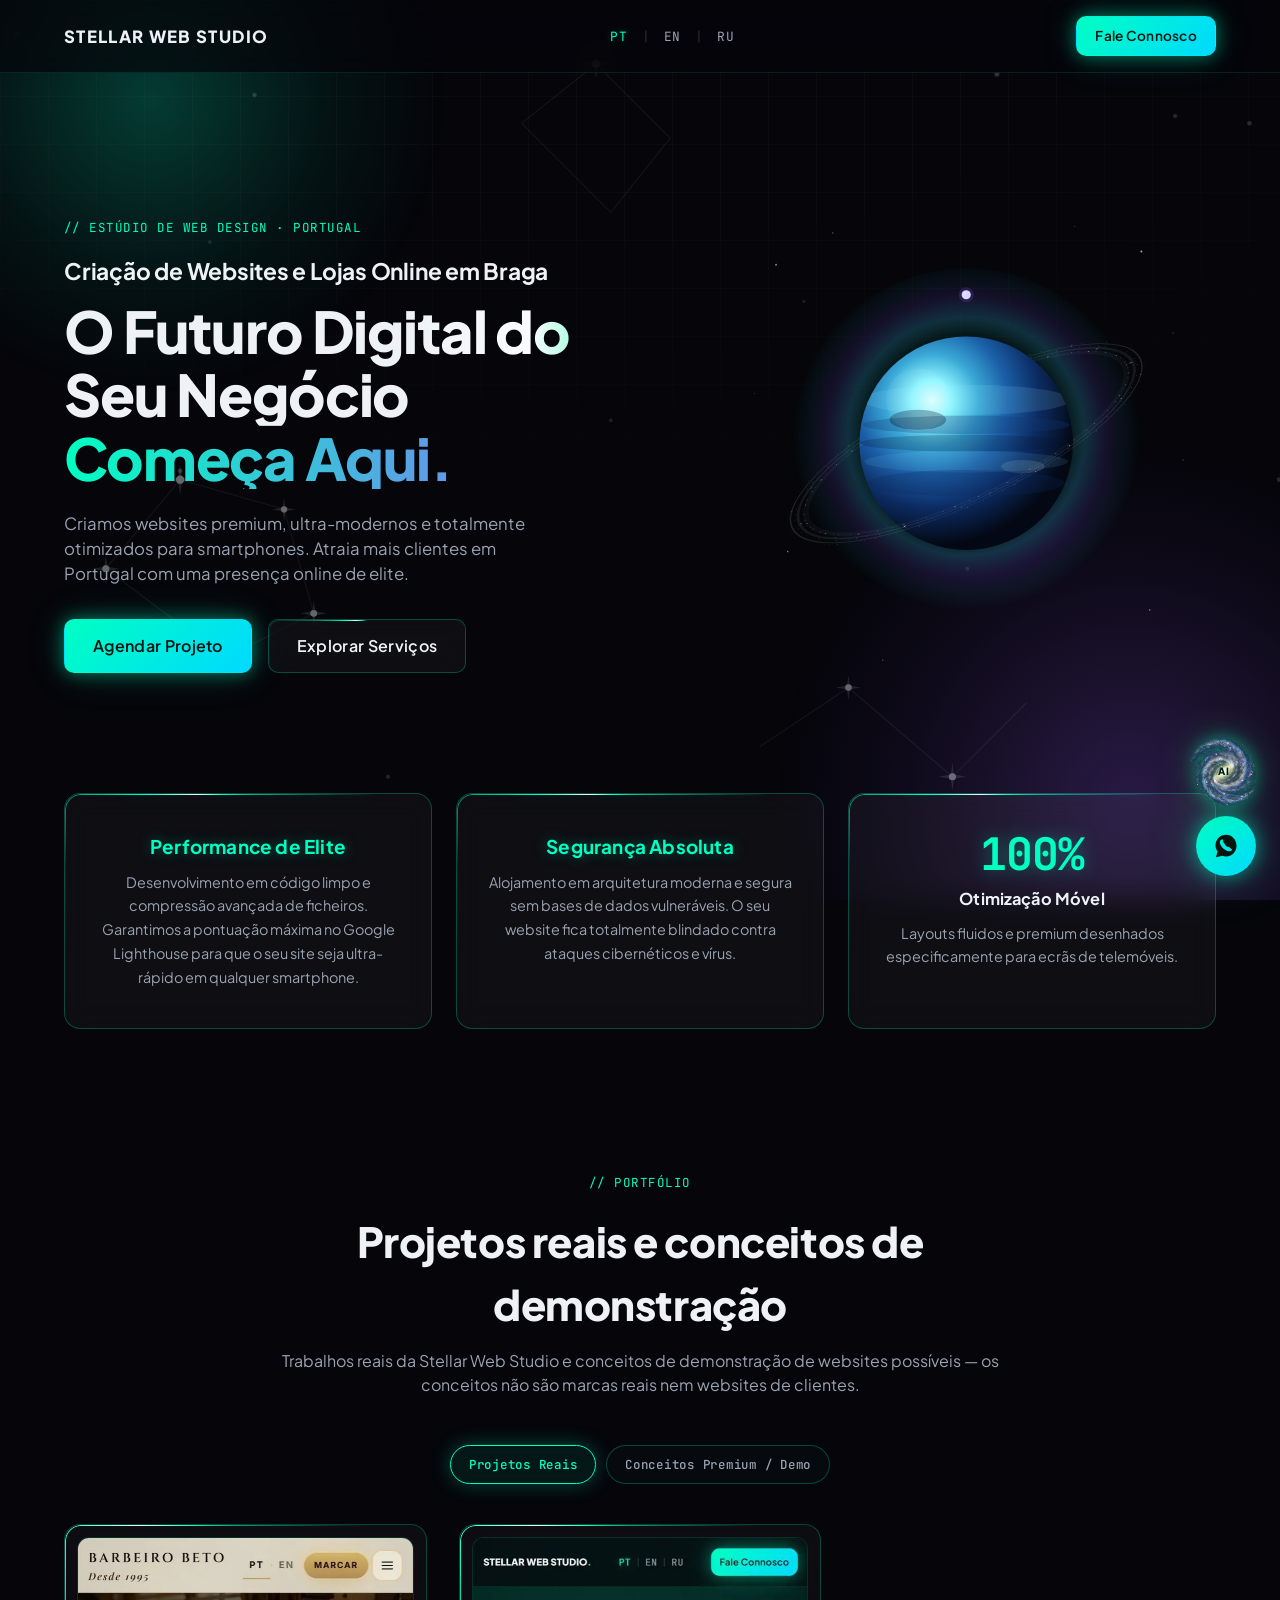
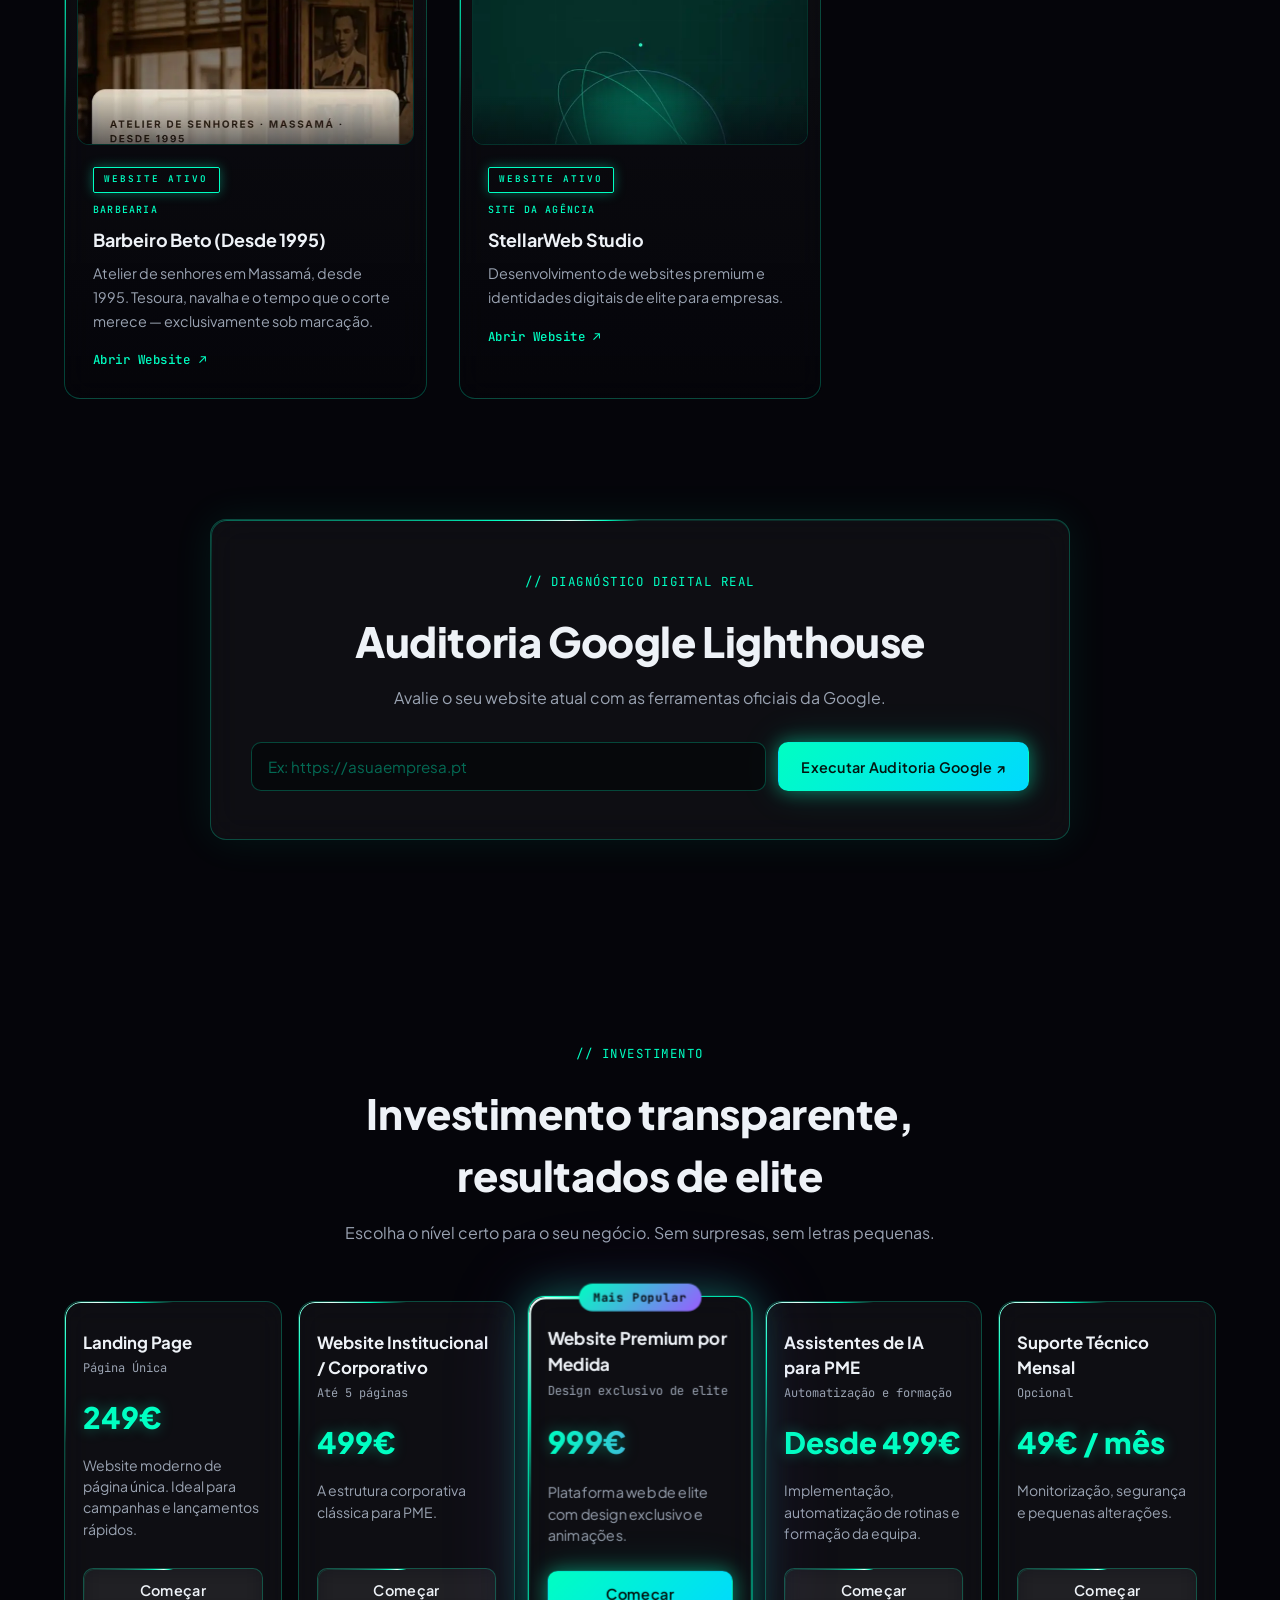
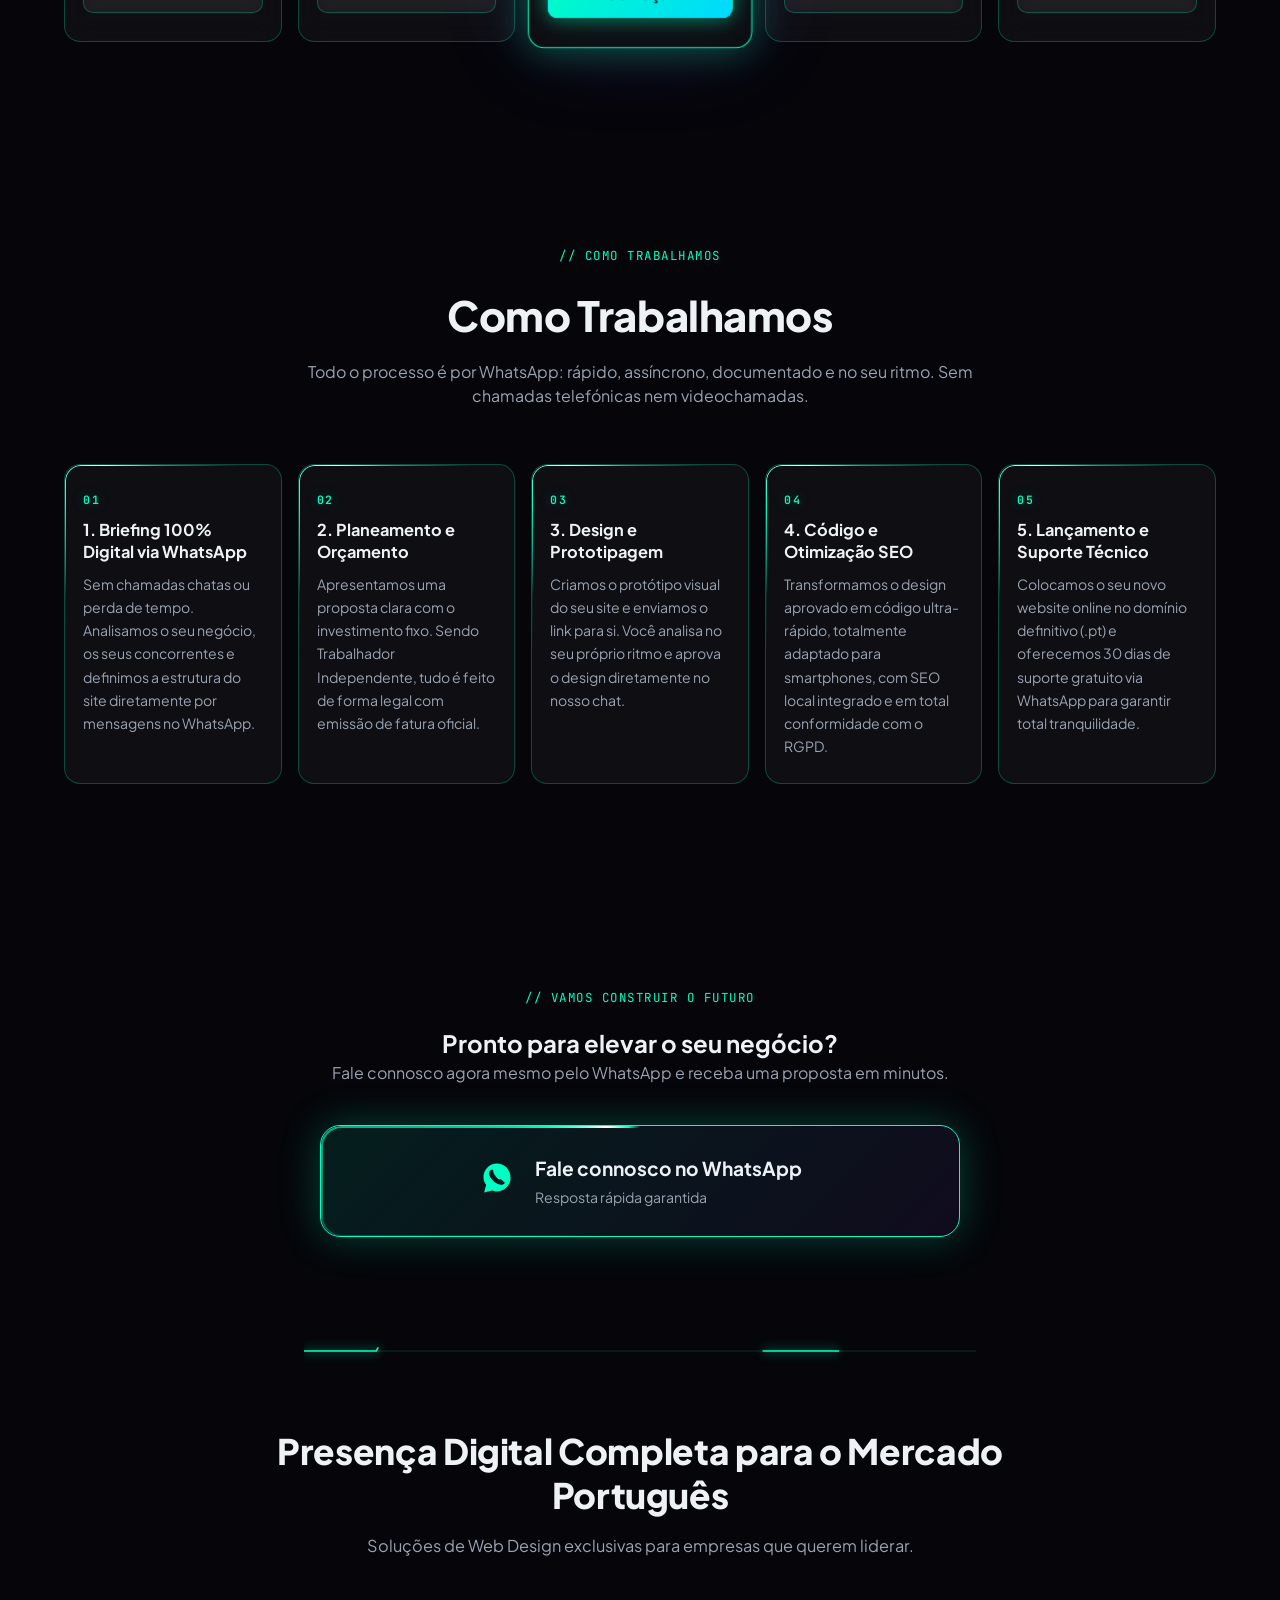
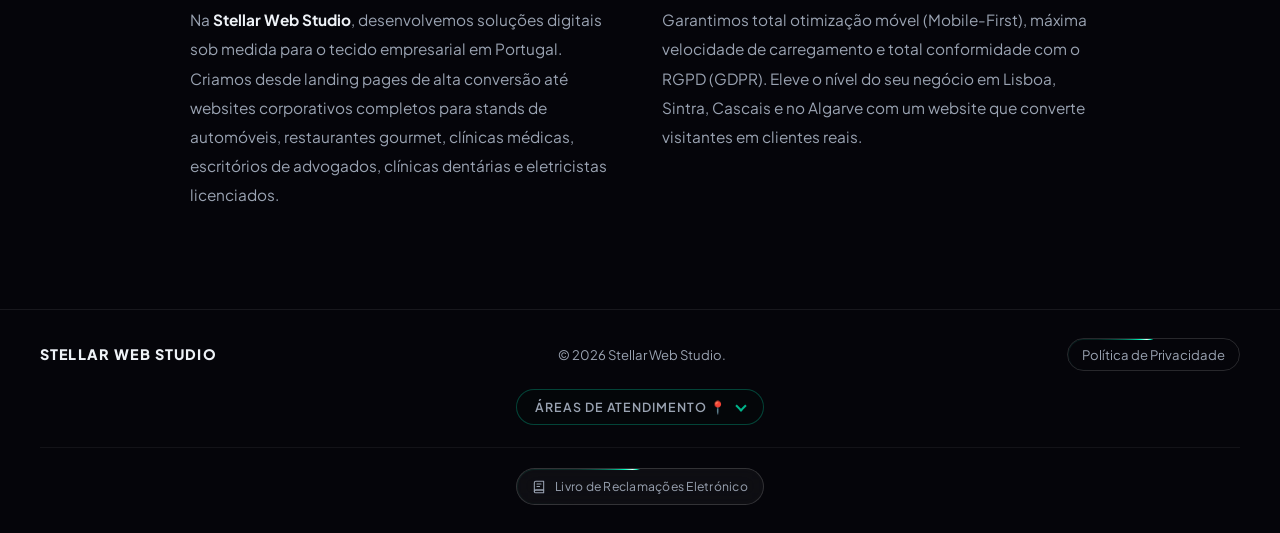
<file: braga.html>
<!doctype html>
<html lang="pt-PT">
<head>
<meta charset="UTF-8" />
<meta name="viewport" content="width=device-width, initial-scale=1.0, viewport-fit=cover" />
<!-- Google tag (gtag.js) -->
<script async src="https://www.googletagmanager.com/gtag/js?id=G-GVJ3VXN6C8"></script>
<script>
  window.dataLayer = window.dataLayer || [];
  function gtag(){dataLayer.push(arguments);}
  gtag('js', new Date());
  gtag('config', 'G-GVJ3VXN6C8');
</script>
<title>Criação de Websites Profissionais em Braga | Stellar Web</title>
<meta name="description" content="Desenvolvimento de websites modernos, lojas online e SEO em Braga. O seu parceiro de Web Design de elite em Portugal. Peça já um orçamento!" />
<meta name="keywords" content="criação de websites braga, web design braga, lojas online braga, criar site braga, agência web design portugal" />
<meta name="author" content="Vadym Minzilevskyi, Stellar Web Studio" />
<meta name="robots" content="index, follow" />
<meta name="google-site-verification" content="y5CZDhuUU19NnIF5j6mVTyw2W411XEZMlFec-QQuRfY" />
<meta name="trustpilot-one-time-domain-verification-id" content="6d7c94dc-8987-4c91-999b-635d4a3bf441" />
<meta name="theme-color" content="#05050A" />
<link rel="canonical" href="https://stellarweb.pt/braga" />
<link rel="icon" href="/assets/favicon.svg" type="image/svg+xml" />
<link rel="apple-touch-icon" href="/assets/favicon.svg" />

<meta property="og:type" content="website" />
<meta property="og:site_name" content="Stellar Web Studio" />
<meta property="og:locale" content="pt_PT" />
<meta property="og:title" content="Criação de Websites Profissionais em Braga | Stellar Web" />
<meta property="og:description" content="Desenvolvimento de websites modernos, lojas online e SEO em Braga. O seu parceiro de Web Design de elite em Portugal. Peça já um orçamento!" />
<meta property="og:url" content="https://stellarweb.pt/braga" />
<meta property="og:image" content="https://stellarweb.pt/assets/og-image.png" />
<meta property="og:image:type" content="image/png" />
<meta name="twitter:card" content="summary_large_image" />
<meta name="twitter:title" content="Criação de Websites Profissionais em Braga | Stellar Web" />
<meta name="twitter:description" content="Desenvolvimento de websites modernos, lojas online e SEO em Braga. O seu parceiro de Web Design de elite em Portugal. Peça já um orçamento!" />
<meta name="twitter:image" content="https://stellarweb.pt/assets/og-image.png" />

<link rel="preconnect" href="https://fonts.googleapis.com">
<link rel="preconnect" href="https://fonts.gstatic.com" crossorigin>
<link rel="stylesheet" href="https://fonts.googleapis.com/css2?family=Plus+Jakarta+Sans:wght@400;500;600;700;800&family=JetBrains+Mono:wght@400;500&display=swap" media="print" onload="this.onload=null;this.media='all'">
<link rel="stylesheet" href="/styles.css" />
<link rel="stylesheet" href="/fx.css" media="(min-width: 768px)">
<noscript>
  <link rel="stylesheet" href="https://fonts.googleapis.com/css2?family=Plus+Jakarta+Sans:wght@400;500;600;700;800&family=JetBrains+Mono:wght@400;500&display=swap">
  <link rel="stylesheet" href="/fx.css" media="(min-width: 768px)">
</noscript>
<script type="application/ld+json">
{
  "@context": "https://schema.org",
  "@type": "ProfessionalService",
  "name": "Stellar Web Studio",
  "alternateName": "StellarWeb Studio",
  "image": "https://stellarweb.pt/assets/logo.png",
  "logo": "https://stellarweb.pt/assets/logo.png",
  "url": "https://stellarweb.pt",
  "inLanguage": "pt-PT",
  "telephone": "+351937260282",
  "priceRange": "€€",
  "description": "Desenvolvimento de websites modernos, lojas online e SEO em Braga. O seu parceiro de Web Design de elite em Portugal. Peça já um orçamento!",
  "founder": {
    "@type": "Person",
    "name": "Vadym Minzilevskyi"
  },
  "taxID": "310300118",
  "areaServed": {
    "@type": "City",
    "name": "Braga",
    "containedInPlace": {
      "@type": "Country",
      "name": "Portugal"
    }
  },
  "availableLanguage": ["Portuguese", "English", "Russian"],
  "address": {
    "@type": "PostalAddress",
    "addressLocality": "Braga",
    "addressRegion": "Braga",
    "addressCountry": "PT"
  },
  "geo": {
    "@type": "GeoCoordinates",
    "latitude": "38.7562",
    "longitude": "-9.2831"
  },
  "openingHoursSpecification": {
    "@type": "OpeningHoursSpecification",
    "dayOfWeek": [
      "Monday",
      "Tuesday",
      "Wednesday",
      "Thursday",
      "Friday",
      "Saturday",
      "Sunday"
    ],
    "opens": "09:00",
    "closes": "19:00"
  }
}
</script>
</head>
<body>

<div class="bg-fx" aria-hidden="true">
  <div class="glow glow-cyan"></div>
  <div class="glow glow-purple"></div>
  <div class="grid-overlay"></div>
  <div class="sky-map" aria-hidden="true" focusable="false"></div>
</div>

<header class="navbar" id="navbar">
  <div class="nav-inner">
    <a href="/" class="brand">STELLAR WEB STUDIO</a>
    <nav class="lang-switch" aria-label="Language switch">
      <button class="lang-btn active" data-lang="pt">PT</button>
      <span class="lang-sep">|</span>
      <button class="lang-btn" data-lang="en">EN</button>
      <span class="lang-sep">|</span>
      <button class="lang-btn" data-lang="ru">RU</button>
    </nav>
    <a href="#contact" class="btn btn-neon nav-cta" data-i18n="nav.cta">Fale Connosco</a>
  </div>
</header>

<main id="top">

  <!-- HERO -->
  <section class="hero">
    <div class="hero-inner">
      <span class="eyebrow" data-i18n="hero.eyebrow">// ESTÚDIO DE WEB DESIGN · PORTUGAL</span>
      <h1 class="hero-seo">Criação de Websites e Lojas Online em Braga</h1>
      <h2 class="hero-title">
        <span class="title-sheen" data-i18n="hero.title1">O Futuro Digital do Seu Negócio</span>
        <span class="text-gradient" data-i18n="hero.title2">Começa Aqui.</span>
      </h2>
      <p class="hero-sub" data-i18n="hero.sub">Criamos websites premium, ultra-modernos e totalmente otimizados para smartphones. Atraia mais clientes em Portugal com uma presença online de elite.</p>
      <div class="hero-actions">
        <a href="#contact" class="btn btn-neon btn-lg" data-i18n="hero.cta1">Agendar Projeto</a>
        <a href="#portfolio" class="btn btn-ghost btn-lg" data-i18n="hero.cta2">Explorar Serviços</a>
      </div>
    </div>
    <div class="hero-visual" aria-hidden="true">
      <svg class="data-orb" viewBox="0 0 600 600" fill="none" xmlns="http://www.w3.org/2000/svg" overflow="visible" aria-hidden="true" focusable="false" role="presentation">
        <defs>
          <radialGradient id="neptuneLit" cx="34%" cy="30%" r="68%">
            <stop offset="0%" stop-color="#e7fffd"/>
            <stop offset="14%" stop-color="#8ef6ff"/>
            <stop offset="32%" stop-color="#3aa8d6"/>
            <stop offset="52%" stop-color="#1b5fa8"/>
            <stop offset="74%" stop-color="#0c2b62"/>
            <stop offset="100%" stop-color="#030814"/>
          </radialGradient>
          <radialGradient id="neptuneAura" cx="50%" cy="48%" r="50%">
            <stop offset="52%" stop-color="#00ffc2" stop-opacity="0"/>
            <stop offset="68%" stop-color="#3ecbff" stop-opacity="0.22"/>
            <stop offset="82%" stop-color="#7a5cff" stop-opacity="0.12"/>
            <stop offset="100%" stop-color="#00ffc2" stop-opacity="0"/>
          </radialGradient>
          <clipPath id="planetClip">
            <circle cx="300" cy="300" r="128"/>
          </clipPath>
          <clipPath id="ringBack">
            <rect x="0" y="0" width="600" height="300"/>
          </clipPath>
          <clipPath id="ringFront">
            <rect x="0" y="300" width="600" height="300"/>
          </clipPath>
          <g id="ringDebrisBits">
            <circle class="ring-dust" r="212" fill="none" stroke="#9aa8c7" stroke-width="8" opacity="0.05"/>
            <circle class="ring-dust" r="222" fill="none" stroke="#c8fff8" stroke-width="4" opacity="0.08"/>
            <circle class="ring-dust" r="232" fill="none" stroke="#e8fbff" stroke-width="2" opacity="0.12"/>
            <circle class="ring-dash" r="214" fill="none" stroke="#f4ffff" stroke-width="1.4" opacity="0.55" stroke-dasharray="1.2 11 0.6 18 2.4 14 0.8 22"/>
            <circle class="ring-dash d2" r="226" fill="none" stroke="#d7e7ff" stroke-width="1.1" opacity="0.42" stroke-dasharray="0.7 16 1.8 12 0.5 24 1.3 19"/>
            <circle class="ring-dash d3" r="236" fill="none" stroke="#c8fff8" stroke-width="0.9" opacity="0.38" stroke-dasharray="0.5 20 1.4 15 0.8 26"/>
            <ellipse cx="220" cy="0" rx="2.4" ry="0.7" fill="#f4ffff" opacity="0.9" transform="rotate(18 220 0)"/>
            <ellipse cx="190.5" cy="110" rx="1.6" ry="0.5" fill="#c8fff8" opacity="0.75" transform="rotate(48 190.5 110)"/>
            <ellipse cx="110" cy="190.5" rx="2.1" ry="0.6" fill="#ffffff" opacity="0.82" transform="rotate(72 110 190.5)"/>
            <ellipse cx="0" cy="220" rx="1.2" ry="1.2" fill="#b8c4d8" opacity="0.5"/>
            <ellipse cx="-110" cy="190.5" rx="2.5" ry="0.65" fill="#e8fbff" opacity="0.88" transform="rotate(128 -110 190.5)"/>
            <ellipse cx="-190.5" cy="110" rx="1.4" ry="0.45" fill="#d7e7ff" opacity="0.62" transform="rotate(152 -190.5 110)"/>
            <ellipse cx="-220" cy="0" rx="2.0" ry="0.55" fill="#f4ffff" opacity="0.8" transform="rotate(188 -220 0)"/>
            <ellipse cx="-190.5" cy="-110" rx="1.1" ry="1.1" fill="#9aa8c7" opacity="0.48"/>
            <ellipse cx="-110" cy="-190.5" rx="2.3" ry="0.6" fill="#ffffff" opacity="0.86" transform="rotate(248 -110 -190.5)"/>
            <ellipse cx="0" cy="-220" rx="1.7" ry="0.5" fill="#c8fff8" opacity="0.72" transform="rotate(272 0 -220)"/>
            <ellipse cx="110" cy="-190.5" rx="1.3" ry="0.45" fill="#e8fbff" opacity="0.7" transform="rotate(302 110 -190.5)"/>
            <ellipse cx="190.5" cy="-110" rx="2.2" ry="0.58" fill="#f4ffff" opacity="0.84" transform="rotate(332 190.5 -110)"/>
            <ellipse cx="224.1" cy="60" rx="0.7" ry="0.7" fill="#ffffff" opacity="0.7"/>
            <ellipse cx="60" cy="224.1" rx="1.85" ry="0.5" fill="#c8fff8" opacity="0.68" transform="rotate(98 60 224.1)"/>
            <ellipse cx="-164" cy="164" rx="0.55" ry="0.55" fill="#e8fbff" opacity="0.6"/>
            <ellipse cx="-224.1" cy="-60" rx="1.5" ry="0.45" fill="#d7e7ff" opacity="0.58" transform="rotate(208 -224.1 -60)"/>
            <ellipse cx="-60" cy="-224.1" rx="0.65" ry="0.65" fill="#ffffff" opacity="0.55"/>
            <ellipse cx="164" cy="-164" rx="1.9" ry="0.52" fill="#e8fbff" opacity="0.74" transform="rotate(318 164 -164)"/>
          </g>
        </defs>

        <g class="starfield">
          <circle class="star-twinkle" cx="72" cy="86" r="1.1" fill="#eef7ff" opacity="0.55"/>
          <circle class="star-twinkle s2" cx="140" cy="48" r="0.8" fill="#c8fff8" opacity="0.4"/>
          <circle class="star-twinkle s3" cx="510" cy="70" r="1.2" fill="#ffffff" opacity="0.65"/>
          <circle class="star-twinkle" cx="548" cy="168" r="0.7" fill="#b8d4ff" opacity="0.45"/>
          <circle class="star-twinkle s2" cx="86" cy="430" r="0.9" fill="#ffffff" opacity="0.5"/>
          <circle class="star-twinkle s3" cx="46" cy="240" r="0.6" fill="#00ffc2" opacity="0.35"/>
          <circle class="star-twinkle" cx="520" cy="500" r="1" fill="#e8fbff" opacity="0.5"/>
          <circle class="star-twinkle s2" cx="430" cy="40" r="0.7" fill="#9b5cff" opacity="0.45"/>
          <circle class="star-twinkle s3" cx="200" cy="560" r="0.8" fill="#ffffff" opacity="0.4"/>
          <circle class="star-twinkle" cx="560" cy="320" r="0.6" fill="#c8fff8" opacity="0.5"/>
        </g>

        <circle class="neptune-glow" cx="300" cy="300" r="210" fill="url(#neptuneAura)"/>

        <g class="neptune-rings neptune-rings-back">
          <g clip-path="url(#ringBack)">
            <g transform="translate(300 300) rotate(-26) scale(1 0.30)">
              <g class="ring-debris">
                <rect x="-240" y="-240" width="480" height="480" fill="none"/>
                <use href="#ringDebrisBits"/>
                <g class="ring-mobile-gleam">
                  <circle r="218" fill="none" stroke="#f7ffff" stroke-width="3.2" opacity="0.9" stroke-dasharray="3.4 7 1.1 12 5 9"/>
                  <circle r="228" fill="none" stroke="#c8fff8" stroke-width="2.2" opacity="0.7" stroke-dasharray="1.6 10 3.2 14 0.8 18"/>
                  <circle r="236" fill="none" stroke="#00ffc2" stroke-width="1.4" opacity="0.45" stroke-dasharray="0.8 16 2.4 11"/>
                </g>
              </g>
            </g>
          </g>
        </g>

        <g class="neptune-moon" transform-origin="300px 300px">
          <circle cx="300" cy="122" r="5.5" fill="#e7f4ff"/>
          <circle cx="298" cy="120" r="2" fill="#ffffff" opacity="0.7"/>
          <circle cx="300" cy="122" r="9" fill="#9b5cff" opacity="0.18"/>
        </g>

        <circle cx="300" cy="300" r="128" fill="url(#neptuneLit)"/>
        <g clip-path="url(#planetClip)" class="neptune-clouds">
          <ellipse cx="300" cy="248" rx="126" ry="18" fill="#9fe9ff" opacity="0.12"/>
          <ellipse cx="300" cy="278" rx="124" ry="11" fill="#14386f" opacity="0.28"/>
          <ellipse cx="300" cy="300" rx="128" ry="10" fill="#06152e" opacity="0.22"/>
          <ellipse cx="300" cy="322" rx="122" ry="13" fill="#7fdfff" opacity="0.1"/>
          <ellipse cx="300" cy="348" rx="118" ry="16" fill="#0d2a58" opacity="0.26"/>
          <ellipse cx="242" cy="272" rx="34" ry="12" fill="#07122c" opacity="0.32"/>
          <ellipse cx="368" cy="328" rx="26" ry="8" fill="#cfffff" opacity="0.12"/>
        </g>
        <circle cx="242" cy="248" r="38" fill="#ffffff" opacity="0.05"/>

        <g class="neptune-rings neptune-rings-front">
          <g clip-path="url(#ringFront)">
            <g transform="translate(300 300) rotate(-26) scale(1 0.30)">
              <g class="ring-debris">
                <rect x="-240" y="-240" width="480" height="480" fill="none"/>
                <use href="#ringDebrisBits"/>
                <g class="ring-mobile-gleam">
                  <circle r="218" fill="none" stroke="#f7ffff" stroke-width="3.2" opacity="0.9" stroke-dasharray="3.4 7 1.1 12 5 9"/>
                  <circle r="228" fill="none" stroke="#c8fff8" stroke-width="2.2" opacity="0.7" stroke-dasharray="1.6 10 3.2 14 0.8 18"/>
                  <circle r="236" fill="none" stroke="#00ffc2" stroke-width="1.4" opacity="0.45" stroke-dasharray="0.8 16 2.4 11"/>
                </g>
              </g>
            </g>
          </g>
        </g>
      </svg>
    </div>
  </section>

  <!-- METRICS -->
  <section class="metrics">
    <div class="grid-metrics">
      <article class="card metric-card">
        <h3 class="metric-label" data-i18n="metrics.m1.label">Performance de Elite</h3>
        <p class="metric-sub" data-i18n="metrics.m1.sub">Desenvolvimento em código limpo e compressão avançada de ficheiros. Garantimos a pontuação máxima no Google Lighthouse para que o seu site seja ultra-rápido em qualquer smartphone.</p>
      </article>
      <article class="card metric-card">
        <h3 class="metric-label" data-i18n="metrics.m2.label">Segurança Absoluta</h3>
        <p class="metric-sub" data-i18n="metrics.m2.sub">Alojamento em arquitetura moderna e segura sem bases de dados vulneráveis. O seu website fica totalmente blindado contra ataques cibernéticos e vírus.</p>
      </article>
      <article class="card metric-card">
        <span class="metric-num">100%</span>
        <span class="metric-label" data-i18n="metrics.m3.label">Otimização Móvel</span>
        <p class="metric-sub" data-i18n="metrics.m3.sub">Layouts fluidos e premium desenhados especificamente para ecrãs de telemóveis.</p>
      </article>
    </div>
  </section>

  <!-- PORTFOLIO -->
  <section class="section" id="portfolio">
    <div class="section-head">
      <span class="eyebrow" data-i18n="portfolio.eyebrow">// PORTFÓLIO</span>
      <h2 data-i18n="portfolio.title">Projetos reais e conceitos de demonstração</h2>
      <p class="section-sub" data-i18n="portfolio.sub">Trabalhos reais da Stellar Web Studio e conceitos de demonstração de websites possíveis — os conceitos não são marcas reais nem websites de clientes.</p>
    </div>
    <div class="portfolio-tabs" role="tablist" data-i18n-label="portfolio.tabs.aria" aria-label="Filtro do portfólio">
      <button type="button" class="portfolio-tab is-active" role="tab" id="portfolioTabLive" aria-selected="true" aria-controls="portfolioGrid" data-filter="live" data-i18n="portfolio.tab.live">Projetos Reais</button>
      <button type="button" class="portfolio-tab" role="tab" id="portfolioTabDemo" aria-selected="false" aria-controls="portfolioGrid" data-filter="demo" data-i18n="portfolio.tab.demo">Conceitos Premium / Demo</button>
    </div>
    <div class="portfolio-clip" id="portfolioClip">
      <div class="grid-portfolio" id="portfolioGrid">
      <article class="group card portfolio-card portfolio-card-live" data-kind="live">
        <div class="preview-stage" aria-hidden="true">
          <picture>
            <source type="image/webp" srcset="/images/portfolio/barber.webp" />
            <img class="preview-scrollshot" src="/images/portfolio/barber.jpg" alt="Website premium para barbearia em Braga - Stellar Web Studio" width="640" height="5146" loading="lazy" decoding="async" draggable="false" />
          </picture>
        </div>
        <a href="https://barbeirobeto.netlify.app/" target="_blank" rel="noopener noreferrer" class="portfolio-card-link">
        <div class="portfolio-body">
          <span class="portfolio-badge portfolio-badge-live" data-i18n="portfolio.badge.live">WEBSITE ATIVO</span>
          <span class="portfolio-category" data-i18n="portfolio.card1.category">BARBEARIA</span>
          <h3 data-i18n="portfolio.card1.title">Barbeiro Beto (Desde 1995)</h3>
          <p data-i18n="portfolio.card1.desc">Atelier de senhores em Massamá, desde 1995. Tesoura, navalha e o tempo que o corte merece — exclusivamente sob marcação.</p>
          <span class="portfolio-cta"><span data-i18n="portfolio.tag.live">Abrir Website</span><span class="portfolio-cta-arrow" aria-hidden="true">↗</span></span>
        </div>
        </a>
      </article>
      <article class="group card portfolio-card" data-kind="demo">
        <div class="preview-stage" aria-hidden="true">
          <picture>
            <source type="image/webp" srcset="/images/portfolio/clinic.webp" />
            <img class="preview-scrollshot" src="/images/portfolio/clinic.jpg" alt="Website premium para clínica médica familiar em Braga - Stellar Web Studio" width="640" height="5146" loading="lazy" decoding="async" draggable="false" />
          </picture>
        </div>
        <a href="https://clinicamedica121.netlify.app/" target="_blank" rel="noopener noreferrer" class="portfolio-card-link">
        <div class="portfolio-body">
          <span class="portfolio-badge" data-i18n="portfolio.badge">DEMO · CONCEITO</span>
          <span class="portfolio-category" data-i18n="portfolio.card2.category">CLÍNICA MÉDICA</span>
          <h3 data-i18n="portfolio.card2.title">Sávia — Clínica Médica Familiar</h3>
          <p data-i18n="portfolio.card2.desc">Clínica privada de medicina familiar no Saldanha. Tempo, discrição e rigor suíço para famílias de Lisboa e Cascais.</p>
          <span class="portfolio-cta"><span data-i18n="portfolio.tag.demo">Abrir Demonstração</span><span class="portfolio-cta-arrow" aria-hidden="true">↗</span></span>
        </div>
        </a>
      </article>
      <article class="group card portfolio-card" data-kind="demo">
        <div class="preview-stage" aria-hidden="true">
          <picture>
            <source type="image/webp" srcset="/images/portfolio/construction.webp" />
            <img class="preview-scrollshot" src="/images/portfolio/construction.jpg" alt="Website premium para construção de luxo em Braga - Stellar Web Studio" width="640" height="3893" loading="lazy" decoding="async" draggable="false" />
          </picture>
        </div>
        <a href="https://acabamento121.netlify.app/" target="_blank" rel="noopener noreferrer" class="portfolio-card-link">
        <div class="portfolio-body">
          <span class="portfolio-badge" data-i18n="portfolio.badge">DEMO · CONCEITO</span>
          <span class="portfolio-category" data-i18n="portfolio.card3.category">CONSTRUÇÃO DE LUXO</span>
          <h3 data-i18n="portfolio.card3.title">Áurea Construções &amp; Atelier</h3>
          <p data-i18n="portfolio.card3.desc">Atelier de obra de autor em Lisboa, Cascais e Sintra. Estuque veneziano genuíno, acabamentos de alta costura e garantia de 5 anos.</p>
          <span class="portfolio-cta"><span data-i18n="portfolio.tag.demo">Abrir Demonstração</span><span class="portfolio-cta-arrow" aria-hidden="true">↗</span></span>
        </div>
        </a>
      </article>
      <article class="group card portfolio-card" data-kind="demo">
        <div class="preview-stage" aria-hidden="true">
          <picture>
            <source type="image/webp" srcset="/images/portfolio/law.webp" />
            <img class="preview-scrollshot" src="/images/portfolio/law.jpg" alt="Website premium para sociedade de advogados em Braga - Stellar Web Studio" width="640" height="3893" loading="lazy" decoding="async" draggable="false" />
          </picture>
        </div>
        <a href="https://advogada121.netlify.app/" target="_blank" rel="noopener noreferrer" class="portfolio-card-link">
        <div class="portfolio-body">
          <span class="portfolio-badge" data-i18n="portfolio.badge">DEMO · CONCEITO</span>
          <span class="portfolio-category" data-i18n="portfolio.card4.category">SOCIEDADE DE ADVOGADOS</span>
          <h3 data-i18n="portfolio.card4.title">Áurea &amp; Associados</h3>
          <p data-i18n="portfolio.card4.desc">Sociedade de advogados na Avenida da Liberdade. Direito Imobiliário e Relocalização.</p>
          <span class="portfolio-cta"><span data-i18n="portfolio.tag.demo">Abrir Demonstração</span><span class="portfolio-cta-arrow" aria-hidden="true">↗</span></span>
        </div>
        </a>
      </article>
      <article class="group card portfolio-card" data-kind="demo">
        <div class="preview-stage" aria-hidden="true">
          <picture>
            <source type="image/webp" srcset="/images/portfolio/dental.webp" />
            <img class="preview-scrollshot" src="/images/portfolio/dental.jpg" alt="Website premium para clínica de estética dentária em Braga - Stellar Web Studio" width="640" height="5146" loading="lazy" decoding="async" draggable="false" />
          </picture>
        </div>
        <a href="https://dentaria.netlify.app/" target="_blank" rel="noopener noreferrer" class="portfolio-card-link">
        <div class="portfolio-body">
          <span class="portfolio-badge" data-i18n="portfolio.badge">DEMO · CONCEITO</span>
          <span class="portfolio-category" data-i18n="portfolio.card5.category">CLÍNICA DENTÁRIA</span>
          <h3 data-i18n="portfolio.card5.title">AUREA Estética Dentária</h3>
          <p data-i18n="portfolio.card5.desc">Estética dentária de alta precisão na Avenida da Liberdade — rápido, intuitivo e sem complicações.</p>
          <span class="portfolio-cta"><span data-i18n="portfolio.tag.demo">Abrir Demonstração</span><span class="portfolio-cta-arrow" aria-hidden="true">↗</span></span>
        </div>
        </a>
      </article>
      <article class="group card portfolio-card" data-kind="demo">
        <div class="preview-stage" aria-hidden="true">
          <picture>
            <source type="image/webp" srcset="/images/portfolio/rental.webp" />
            <img class="preview-scrollshot" src="/images/portfolio/rental.jpg" alt="Website de luxo para aluguer de carros em Braga - Stellar Web Studio" width="640" height="3893" loading="lazy" decoding="async" draggable="false" />
          </picture>
        </div>
        <a href="https://rentcar121.netlify.app/" target="_blank" rel="noopener noreferrer" class="portfolio-card-link">
        <div class="portfolio-body">
          <span class="portfolio-badge" data-i18n="portfolio.badge">DEMO · CONCEITO</span>
          <span class="portfolio-category" data-i18n="portfolio.card6.category">ALUGUER DE SUPERDESPORTIVOS</span>
          <h3 data-i18n="portfolio.card6.title">Rent-a-Car Premium</h3>
          <p data-i18n="portfolio.card6.desc">Superdesportivos de excepção com entrega VIP na Marina de Cascais e no Aeroporto de Lisboa. Porsche, Ferrari, Lamborghini.</p>
          <span class="portfolio-cta"><span data-i18n="portfolio.tag.demo">Abrir Demonstração</span><span class="portfolio-cta-arrow" aria-hidden="true">↗</span></span>
        </div>
        </a>
      </article>
      <article class="group card portfolio-card" data-kind="demo">
        <div class="preview-stage" aria-hidden="true">
          <picture>
            <source type="image/webp" srcset="/images/portfolio/restaurant.webp" />
            <img class="preview-scrollshot" src="/images/portfolio/restaurant.jpg" alt="Website premium para restaurante de alta cozinha em Braga - Stellar Web Studio" width="640" height="3893" loading="lazy" decoding="async" draggable="false" />
          </picture>
        </div>
        <a href="https://restaurants121.netlify.app/" target="_blank" rel="noopener noreferrer" class="portfolio-card-link">
        <div class="portfolio-body">
          <span class="portfolio-badge" data-i18n="portfolio.badge">DEMO · CONCEITO</span>
          <span class="portfolio-category" data-i18n="portfolio.card7.category">RESTAURANTE DE ALTA COZINHA</span>
          <h3 data-i18n="portfolio.card7.title">Áurea — Alta Cozinha</h3>
          <p data-i18n="portfolio.card7.desc">Palácio contemporâneo da mesa portuguesa e gastronomia atlântica no Chiado.</p>
          <span class="portfolio-cta"><span data-i18n="portfolio.tag.demo">Abrir Demonstração</span><span class="portfolio-cta-arrow" aria-hidden="true">↗</span></span>
        </div>
        </a>
      </article>
      <article class="group card portfolio-card portfolio-card-live" data-kind="live">
        <div class="preview-stage" aria-hidden="true">
          <picture>
            <source type="image/webp" srcset="/images/portfolio/studio.webp" />
            <img class="preview-scrollshot" src="/images/portfolio/studio.jpg" alt="Website da agência Stellar Web Studio em Braga" width="640" height="5146" loading="lazy" decoding="async" draggable="false" />
          </picture>
        </div>
        <a href="#top" class="portfolio-card-link">
        <div class="portfolio-body">
          <span class="portfolio-badge portfolio-badge-live" data-i18n="portfolio.badge.live">WEBSITE ATIVO</span>
          <span class="portfolio-category" data-i18n="portfolio.card8.category">SITE DA AGÊNCIA</span>
          <h3 data-i18n="portfolio.card8.title">StellarWeb Studio</h3>
          <p data-i18n="portfolio.card8.desc">Desenvolvimento de websites premium e identidades digitais de elite para empresas.</p>
          <span class="portfolio-cta"><span data-i18n="portfolio.tag.live">Abrir Website</span><span class="portfolio-cta-arrow" aria-hidden="true">↗</span></span>
        </div>
        </a>
      </article>
      </div>
    </div>
    <button type="button" class="portfolio-more" id="portfolioMore" hidden aria-expanded="false" aria-controls="portfolioClip">
      <span class="portfolio-more-more" data-i18n="portfolio.more">Ver mais projetos</span>
      <span class="portfolio-more-less" data-i18n="portfolio.less">Ver menos projetos</span>
      <span class="portfolio-more-arrow" aria-hidden="true">⬇</span>
    </button>
  </section>

  <section class="section audit" id="audit">
    <div class="audit-block">
      <div class="section-head audit-head">
        <span class="eyebrow" data-i18n="audit.eyebrow">// DIAGNÓSTICO DIGITAL REAL</span>
        <h2 data-i18n="audit.title">Auditoria Google Lighthouse</h2>
        <p class="section-sub" data-i18n="audit.sub">Avalie o seu website atual com as ferramentas oficiais da Google.</p>
      </div>

      <form class="audit-form" id="auditForm">
        <label class="sr-only" for="auditUrl" data-i18n="audit.label">URL do website</label>
        <input id="auditUrl" class="audit-input" type="text" inputmode="url" autocomplete="url" placeholder="Ex: https://asuaempresa.pt" data-i18n-placeholder="audit.placeholder" />
        <button type="submit" class="btn btn-neon" id="auditSubmit" data-i18n="audit.cta">Executar Auditoria Google ↗</button>
      </form>

      <p class="audit-inline-error" id="auditInlineError" hidden></p>

      <div class="audit-loader" id="auditLoader" hidden>
        <div class="audit-pct" id="auditPct">0%</div>
        <div class="audit-pct-track" aria-hidden="true"><span class="audit-pct-fill" id="auditPctFill"></span></div>
        <p class="audit-log" id="auditLog" data-i18n="audit.loading">A invocar servidores da Google Lighthouse...</p>
      </div>

      <div class="audit-error" id="auditError" hidden>
        <p id="auditErrorText"></p>
        <button type="button" class="btn btn-ghost" id="auditRetry" data-i18n="audit.retry">Tentar novamente</button>
        <a class="btn btn-neon" href="https://wa.me/351937260282" target="_blank" rel="noopener" data-i18n="contact.wa.title">Fale connosco no WhatsApp</a>
      </div>

      <div class="audit-results" id="auditResults" hidden>
        <p class="audit-tested" id="auditTested"></p>
        <div class="audit-gauges">
          <article class="audit-gauge is-open" data-cat="performance" role="button" tabindex="0" aria-expanded="true" aria-controls="audit-panel-performance">
            <div class="audit-ring-wrap">
              <svg viewBox="0 0 100 100" aria-hidden="true">
                <circle class="audit-ring-bg" cx="50" cy="50" r="42"></circle>
                <circle class="audit-ring" cx="50" cy="50" r="42"></circle>
              </svg>
              <span class="audit-score" id="auditScorePerformance">—</span>
            </div>
            <span class="audit-gauge-label" data-i18n="audit.score.perf">Desempenho</span>
          </article>
          <article class="audit-gauge" data-cat="accessibility" role="button" tabindex="0" aria-expanded="false" aria-controls="audit-panel-accessibility">
            <div class="audit-ring-wrap">
              <svg viewBox="0 0 100 100" aria-hidden="true">
                <circle class="audit-ring-bg" cx="50" cy="50" r="42"></circle>
                <circle class="audit-ring" cx="50" cy="50" r="42"></circle>
              </svg>
              <span class="audit-score" id="auditScoreAccessibility">—</span>
            </div>
            <span class="audit-gauge-label" data-i18n="audit.score.a11y">Acessibilidade</span>
          </article>
          <article class="audit-gauge" data-cat="best-practices" role="button" tabindex="0" aria-expanded="false" aria-controls="audit-panel-best-practices">
            <div class="audit-ring-wrap">
              <svg viewBox="0 0 100 100" aria-hidden="true">
                <circle class="audit-ring-bg" cx="50" cy="50" r="42"></circle>
                <circle class="audit-ring" cx="50" cy="50" r="42"></circle>
              </svg>
              <span class="audit-score" id="auditScoreBestPractices">—</span>
            </div>
            <span class="audit-gauge-label" data-i18n="audit.score.bp">Boas Práticas</span>
          </article>
          <article class="audit-gauge" data-cat="seo" role="button" tabindex="0" aria-expanded="false" aria-controls="audit-panel-seo">
            <div class="audit-ring-wrap">
              <svg viewBox="0 0 100 100" aria-hidden="true">
                <circle class="audit-ring-bg" cx="50" cy="50" r="42"></circle>
                <circle class="audit-ring" cx="50" cy="50" r="42"></circle>
              </svg>
              <span class="audit-score" id="auditScoreSeo">—</span>
            </div>
            <span class="audit-gauge-label" data-i18n="audit.score.seo">SEO</span>
          </article>
        </div>
        <div class="audit-accordions" id="auditAccordions">
          <div class="audit-acc is-open" data-cat="performance">
            <button type="button" class="audit-acc-trigger" id="auditAccPerf" aria-expanded="true" aria-controls="audit-panel-performance">
              <span data-i18n="audit.score.perf">Desempenho</span>
              <span class="audit-acc-chevron" aria-hidden="true"></span>
            </button>
            <div class="audit-acc-panel" id="audit-panel-performance" role="region" aria-labelledby="auditAccPerf">
              <div class="audit-acc-panel-inner">
                <p class="audit-acc-fact">
                  <strong data-i18n="audit.meaning">O que significa</strong>
                  <span data-i18n="audit.explain.perf.meaning">Velocidade e agilidade do site.</span>
                </p>
                <p class="audit-acc-fact">
                  <strong data-i18n="audit.business">Para o seu negócio</strong>
                  <span data-i18n="audit.explain.perf.business">Se o seu site demorar mais de 3 segundos a carregar, 50% dos utilizadores desistem. Um site lento faz com que perca clientes e deite dinheiro fora em publicidade (Facebook/Google Ads). O nosso objetivo é colocar o seu site a carregar em menos de 1 segundo.</span>
                </p>
              </div>
            </div>
          </div>
          <div class="audit-acc" data-cat="accessibility">
            <button type="button" class="audit-acc-trigger" id="auditAccA11y" aria-expanded="false" aria-controls="audit-panel-accessibility">
              <span data-i18n="audit.score.a11y">Acessibilidade</span>
              <span class="audit-acc-chevron" aria-hidden="true"></span>
            </button>
            <div class="audit-acc-panel" id="audit-panel-accessibility" role="region" aria-labelledby="auditAccA11y">
              <div class="audit-acc-panel-inner">
                <p class="audit-acc-fact">
                  <strong data-i18n="audit.meaning">O que significa</strong>
                  <span data-i18n="audit.explain.a11y.meaning">Facilidade de uso para todos os utilizadores.</span>
                </p>
                <p class="audit-acc-fact">
                  <strong data-i18n="audit.business">Para o seu negócio</strong>
                  <span data-i18n="audit.explain.a11y.business">Garante que qualquer pessoa (incluindo idosos ou clientes no telemóvel sob luz solar intensa) consegue ler o seu menu e contactá-lo facilmente. Além disso, evita problemas legais, pois a União Europeia penaliza sites que não cumprem as normas de acessibilidade.</span>
                </p>
              </div>
            </div>
          </div>
          <div class="audit-acc" data-cat="best-practices">
            <button type="button" class="audit-acc-trigger" id="auditAccBp" aria-expanded="false" aria-controls="audit-panel-best-practices">
              <span data-i18n="audit.score.bp">Boas Práticas</span>
              <span class="audit-acc-chevron" aria-hidden="true"></span>
            </button>
            <div class="audit-acc-panel" id="audit-panel-best-practices" role="region" aria-labelledby="auditAccBp">
              <div class="audit-acc-panel-inner">
                <p class="audit-acc-fact">
                  <strong data-i18n="audit.meaning">O que significa</strong>
                  <span data-i18n="audit.explain.bp.meaning">Segurança, estabilidade e conformidade.</span>
                </p>
                <p class="audit-acc-fact">
                  <strong data-i18n="audit.business">Para o seu negócio</strong>
                  <span data-i18n="audit.explain.bp.business">Protege o seu site contra falhas e ataques. Se esta nota for baixa, o Google Chrome pode exibir um aviso aos seus clientes: "Este site não é seguro". Isto destrói instantaneamente a confiança na sua empresa.</span>
                </p>
              </div>
            </div>
          </div>
          <div class="audit-acc" data-cat="seo">
            <button type="button" class="audit-acc-trigger" id="auditAccSeo" aria-expanded="false" aria-controls="audit-panel-seo">
              <span data-i18n="audit.score.seo">SEO</span>
              <span class="audit-acc-chevron" aria-hidden="true"></span>
            </button>
            <div class="audit-acc-panel" id="audit-panel-seo" role="region" aria-labelledby="auditAccSeo">
              <div class="audit-acc-panel-inner">
                <p class="audit-acc-fact">
                  <strong data-i18n="audit.meaning">O que significa</strong>
                  <span data-i18n="audit.explain.seo.meaning">Visibilidade do seu site no Google.</span>
                </p>
                <p class="audit-acc-fact">
                  <strong data-i18n="audit.business">Para o seu negócio</strong>
                  <span data-i18n="audit.explain.seo.business">Uma nota baixa significa que o Google esconde o seu site. Os clientes em Portugal pesquisam pelos seus serviços, mas só encontram os seus concorrentes. Corrigir o SEO traz-lhe clientes orgânicos e totalmente gratuitos todos os dias.</span>
                </p>
              </div>
            </div>
          </div>
        </div>
        <div class="audit-cta-box">
          <p data-i18n="audit.insight">A Google identificou oportunidades de melhoria no seu código. Para receber uma análise interpretada por um especialista e o plano de correção técnica, fale connosco.</p>
          <a class="btn btn-neon btn-lg audit-wa" id="auditWa" href="https://wa.me/351937260282?text=Ol%C3%A1%2C%20quero%20o%20plano%20de%20corre%C3%A7%C3%A3o%20t%C3%A9cnica%20gr%C3%A1tis." target="_blank" rel="noopener" data-i18n="audit.wa">Receber Plano de Correção Técnica Grátis</a>
        </div>
        <button type="button" class="btn btn-ghost audit-again" id="auditAgain" data-i18n="audit.again">Nova auditoria</button>
      </div>
    </div>
  </section>

  <!-- PRICING -->
  <section class="section" id="pricing">
    <div class="section-head">
      <span class="eyebrow" data-i18n="pricing.eyebrow">// INVESTIMENTO</span>
      <h2 data-i18n="pricing.title">Investimento transparente, resultados de elite</h2>
      <p class="section-sub" data-i18n="pricing.sub">Escolha o nível certo para o seu negócio. Sem surpresas, sem letras pequenas.</p>
    </div>
    <div class="grid-pricing">
      <article class="price-card">
        <h3 data-i18n="pricing.p1.name">Landing Page</h3>
        <p class="price-tag-sub" data-i18n="pricing.p1.tag">Página Única</p>
        <div class="price-amount">249€</div>
        <p class="price-desc" data-i18n="pricing.p1.desc">Website moderno de página única. Ideal para campanhas e lançamentos rápidos.</p>
        <a href="#contact" class="btn btn-ghost btn-block" data-i18n="pricing.cta">Começar</a>
      </article>
      <article class="price-card">
        <h3 data-i18n="pricing.p2.name">Website Institucional / Corporativo</h3>
        <p class="price-tag-sub" data-i18n="pricing.p2.tag">Até 5 páginas</p>
        <div class="price-amount">499€</div>
        <p class="price-desc" data-i18n="pricing.p2.desc">A estrutura corporativa clássica para PME.</p>
        <a href="#contact" class="btn btn-ghost btn-block" data-i18n="pricing.cta">Começar</a>
      </article>
      <article class="price-card price-card-featured">
        <div class="featured-tag" data-i18n="pricing.p3.badge">Mais Popular</div>
        <h3 data-i18n="pricing.p3.name">Website Premium por Medida</h3>
        <p class="price-tag-sub" data-i18n="pricing.p3.tag">Design exclusivo de elite</p>
        <div class="price-amount">999€</div>
        <p class="price-desc" data-i18n="pricing.p3.desc">Plataforma web de elite com design exclusivo e animações.</p>
        <a href="#contact" class="btn btn-neon btn-block" data-i18n="pricing.cta">Começar</a>
      </article>
      <article class="price-card">
        <h3 data-i18n="pricing.p4.name">Assistentes de IA para PME</h3>
        <p class="price-tag-sub" data-i18n="pricing.p4.tag">Automatização e formação</p>
        <div class="price-amount" data-i18n="pricing.p4.price">Desde 499€</div>
        <p class="price-desc" data-i18n="pricing.p4.desc">Implementação, automatização de rotinas e formação da equipa.</p>
        <a href="#contact" class="btn btn-ghost btn-block" data-i18n="pricing.cta">Começar</a>
      </article>
      <article class="price-card">
        <h3 data-i18n="pricing.p5.name">Suporte Técnico Mensal</h3>
        <p class="price-tag-sub" data-i18n="pricing.p5.tag">Opcional</p>
        <div class="price-amount" data-i18n="pricing.p5.price">49€ / mês</div>
        <p class="price-desc" data-i18n="pricing.p5.desc">Monitorização, segurança e pequenas alterações.</p>
        <a href="#contact" class="btn btn-ghost btn-block" data-i18n="pricing.cta">Começar</a>
      </article>
    </div>
  </section>

  <!-- WORKFLOW -->
  <section class="section process" id="process">
    <div class="section-head">
      <span class="eyebrow" data-i18n="workflow.eyebrow">// COMO TRABALHAMOS</span>
      <h2 data-i18n="workflow.title">Como Trabalhamos</h2>
      <p class="section-sub" data-i18n="workflow.sub">Todo o processo é por WhatsApp: rápido, assíncrono, documentado e no seu ritmo. Sem chamadas telefónicas nem videochamadas.</p>
    </div>
    <ol class="process-grid">
      <li class="process-card">
        <span class="process-num" aria-hidden="true">01</span>
        <h3 data-i18n="workflow.s1.title">1. Briefing 100% Digital via WhatsApp</h3>
        <p data-i18n="workflow.s1.desc">Sem chamadas chatas ou perda de tempo. Analisamos o seu negócio, os seus concorrentes e definimos a estrutura do site diretamente por mensagens no WhatsApp.</p>
      </li>
      <li class="process-card">
        <span class="process-num" aria-hidden="true">02</span>
        <h3 data-i18n="workflow.s2.title">2. Planeamento e Orçamento</h3>
        <p data-i18n="workflow.s2.desc">Apresentamos uma proposta clara com o investimento fixo. Sendo Trabalhador Independente, tudo é feito de forma legal com emissão de fatura oficial.</p>
      </li>
      <li class="process-card">
        <span class="process-num" aria-hidden="true">03</span>
        <h3 data-i18n="workflow.s3.title">3. Design e Prototipagem</h3>
        <p data-i18n="workflow.s3.desc">Criamos o protótipo visual do seu site e enviamos o link para si. Você analisa no seu próprio ritmo e aprova o design diretamente no nosso chat.</p>
      </li>
      <li class="process-card">
        <span class="process-num" aria-hidden="true">04</span>
        <h3 data-i18n="workflow.s4.title">4. Código e Otimização SEO</h3>
        <p data-i18n="workflow.s4.desc">Transformamos o design aprovado em código ultra-rápido, totalmente adaptado para smartphones, com SEO local integrado e em total conformidade com o RGPD.</p>
      </li>
      <li class="process-card">
        <span class="process-num" aria-hidden="true">05</span>
        <h3 data-i18n="workflow.s5.title">5. Lançamento e Suporte Técnico</h3>
        <p data-i18n="workflow.s5.desc">Colocamos o seu novo website online no domínio definitivo (.pt) e oferecemos 30 dias de suporte gratuito via WhatsApp para garantir total tranquilidade.</p>
      </li>
    </ol>
  </section>

  <!-- CONTACT / FOOTER CTA -->
  <section class="section contact" id="contact">
    <div class="contact-block">
      <span class="eyebrow" data-i18n="contact.eyebrow">// VAMOS CONSTRUIR O FUTURO</span>
      <h2 data-i18n="contact.title">Pronto para elevar o seu negócio?</h2>
      <p class="section-sub" data-i18n="contact.sub">Fale connosco agora mesmo pelo WhatsApp e receba uma proposta em minutos.</p>
      <a href="https://wa.me/351937260282" target="_blank" rel="noopener" class="whatsapp-block">
        <span class="wa-icon">
          <svg viewBox="0 0 32 32" width="36" height="36" fill="currentColor"><path d="M16.004 3C9.373 3 4 8.373 4 15.004c0 2.65.868 5.1 2.338 7.084L4.6 28.999l7.093-1.866a11.94 11.94 0 0 0 4.31.8h.001c6.63 0 12.004-5.373 12.004-12.004C28.008 8.373 22.635 3 16.004 3zm7.02 17.31c-.297.836-1.72 1.598-2.372 1.7-.606.093-1.376.132-2.222-.14-.512-.163-1.17-.38-2.017-.744-3.552-1.533-5.87-5.106-6.05-5.343-.178-.238-1.448-1.926-1.448-3.676s.917-2.61 1.242-2.967c.326-.357.71-.446.947-.446.238 0 .475.002.682.013.219.011.512-.083.802.611.297.71.01 2.383.98 3.35.97.968.968 1.615 1.94 2.583.972.968 1.612 1.94 2.582 1.94.35 0 .38-.001.712-.001.331 0 .535.014.712.014" fill-rule="evenodd"/></svg>
        </span>
        <span class="wa-text">
          <strong data-i18n="contact.wa.title">Fale connosco no WhatsApp</strong>
          <span data-i18n="contact.wa.sub">Resposta rápida garantida</span>
        </span>
      </a>
    </div>
  </section>

  <div class="ecg-wrap" aria-hidden="true">
    <svg class="ecg-svg" viewBox="0 0 800 48" preserveAspectRatio="none">
      <path class="ecg-base" d="M0 24 H800" fill="none" />
      <path class="ecg-path" d="M0 24 H70 L86 24 L94 10 L102 38 L112 6 L122 24 H210 L226 24 L234 10 L242 38 L252 6 L262 24 H350 L366 24 L374 10 L382 38 L392 6 L402 24 H490 L506 24 L514 10 L522 38 L532 6 L542 24 H630 L646 24 L654 10 L662 38 L672 6 L682 24 H800" fill="none" />
    </svg>
  </div>

  <!-- SEO CONTENT -->
  <section class="seo-section" id="about">
    <div class="seo-inner">
      <h2 class="seo-title" data-i18n="seo.title">Presença Digital Completa para o Mercado Português</h2>
      <p class="seo-sub" data-i18n="seo.sub">Soluções de Web Design exclusivas para empresas que querem liderar.</p>
      <div class="seo-body">
        <p data-i18n-html="seo.p1">Na <strong>Stellar Web Studio</strong>, desenvolvemos soluções digitais sob medida para o tecido empresarial em Portugal. Criamos desde landing pages de alta conversão até websites corporativos completos para stands de automóveis, restaurantes gourmet, clínicas médicas, escritórios de advogados, clínicas dentárias e eletricistas licenciados.</p>
        <p data-i18n="seo.p2">Garantimos total otimização móvel (Mobile-First), máxima velocidade de carregamento e total conformidade com o RGPD (GDPR). Eleve o nível do seu negócio em Lisboa, Sintra, Cascais e no Algarve com um website que converte visitantes em clientes reais.</p>
      </div>
    </div>
  </section>

</main>

<div class="sofia-widget" id="sofiaWidget">
  <div class="sofia-panel" id="sofiaPanel" hidden>
    <div class="sofia-head">
      <span class="sofia-avatar" aria-hidden="true">S</span>
      <div class="sofia-head-text">
        <strong data-i18n="chat.name">Sofia</strong>
        <span data-i18n="chat.role">Assistente virtual · Stellar Web Studio</span>
      </div>
      <button type="button" class="sofia-close" id="sofiaClose" data-i18n-label="chat.close" aria-label="Fechar">
        <svg viewBox="0 0 24 24" width="16" height="16" fill="none" stroke="currentColor" stroke-width="2.2" stroke-linecap="round" aria-hidden="true"><path d="M6 6l12 12M18 6 6 18"/></svg>
      </button>
    </div>
    <div class="sofia-log" id="sofiaLog" role="log" aria-live="polite">
      <div class="sofia-msg sofia-msg-bot">
        <p data-i18n="chat.welcome">Olá! Sou a Sofia, assistente virtual da Stellar Web Studio. Como posso ajudar a impulsionar o seu negócio hoje? 🚀</p>
      </div>
      <div class="sofia-quick" id="sofiaQuick">
        <button type="button" class="sofia-quick-btn" data-i18n="chat.quick.website">💻 Quero um website</button>
        <button type="button" class="sofia-quick-btn" data-i18n="chat.quick.ai">🤖 Quero um AI assistant</button>
        <button type="button" class="sofia-quick-btn" data-i18n="chat.quick.prices">💰 Ver preços</button>
        <button type="button" class="sofia-quick-btn" data-i18n="chat.quick.audit">📊 Analisar o meu site</button>
      </div>
    </div>
    <form class="sofia-form" id="sofiaForm">
      <label class="sr-only" for="sofiaInput" data-i18n="chat.placeholder">Escreva a sua mensagem</label>
      <input id="sofiaInput" name="message" type="text" maxlength="1000" autocomplete="off" enterkeyhint="send" inputmode="text" data-i18n-placeholder="chat.placeholder" placeholder="Escreva a sua mensagem" />
      <button type="submit" class="sofia-send" data-i18n-label="chat.send" aria-label="Enviar">
        <svg viewBox="0 0 24 24" width="18" height="18" fill="none" stroke="currentColor" stroke-width="2.2" stroke-linecap="round" stroke-linejoin="round" aria-hidden="true"><path d="M22 2 11 13"/><path d="M22 2 15 22 11 13 2 9z"/></svg>
      </button>
    </form>
  </div>
  <button type="button" class="sofia-bubble" id="sofiaToggle" aria-expanded="false" aria-controls="sofiaPanel" data-i18n-label="chat.aria" aria-label="Abrir assistente Sofia">
    <span class="sofia-planet" aria-hidden="true">
      <img class="sofia-mw-img" src="/assets/sofia-galaxy-btn.png" alt="" width="64" height="64" decoding="async" fetchpriority="low" />
      <span class="sofia-ai-label">AI</span>
    </span>
    <svg class="sofia-icon-close" viewBox="0 0 24 24" width="22" height="22" fill="none" stroke="currentColor" stroke-width="2" stroke-linecap="round" aria-hidden="true"><path d="M6 6l12 12M18 6 6 18"/></svg>
  </button>
</div>

<a href="https://wa.me/351937260282" target="_blank" rel="noopener" class="floating-wa" aria-label="WhatsApp">
  <svg viewBox="0 0 32 32" width="28" height="28" fill="currentColor"><path d="M16.004 3C9.373 3 4 8.373 4 15.004c0 2.65.868 5.1 2.338 7.084L4.6 28.999l7.093-1.866a11.94 11.94 0 0 0 4.31.8h.001c6.63 0 12.004-5.373 12.004-12.004C28.008 8.373 22.635 3 16.004 3zm7.02 17.31c-.297.836-1.72 1.598-2.372 1.7-.606.093-1.376.132-2.222-.14-.512-.163-1.17-.38-2.017-.744-3.552-1.533-5.87-5.106-6.05-5.343-.178-.238-1.448-1.926-1.448-3.676s.917-2.61 1.242-2.967c.326-.357.71-.446.947-.446.238 0 .475.002.682.013.219.011.512-.083.802.611.297.71.01 2.383.98 3.35.97.968.968 1.615 1.94 2.583.972.968 1.612 1.94 2.582 1.94.35 0 .38-.001.712-.001.331 0 .535.014.712.014" fill-rule="evenodd"/></svg>
</a>

<footer class="footer">
  <div class="footer-inner">
    <span class="brand footer-brand">STELLAR WEB STUDIO</span>
    <span class="footer-copy" data-i18n="footer.copy">© 2026 Stellar Web Studio.</span>
    <button type="button" class="footer-privacy" id="privacyLink" data-i18n="footer.privacy">Política de Privacidade</button>
  </div>
  <nav class="footer-cities" aria-label="Áreas de Atendimento">
    <button type="button" class="footer-cities-toggle" id="footerCitiesToggle" aria-expanded="false" aria-controls="footerCitiesPanel">
      <span data-i18n="footer.cities">Áreas de Atendimento 📍</span>
      <span class="footer-cities-chevron" aria-hidden="true"></span>
    </button>
    <div class="footer-cities-panel" id="footerCitiesPanel">
      <div class="footer-cities-panel-inner">
        <div class="footer-cities-grid">
          <a href="/lisboa">Lisboa</a>
          <a href="/cascais">Cascais</a>
          <a href="/oeiras">Oeiras</a>
          <a href="/almada">Almada</a>
          <a href="/porto">Porto</a>
          <a href="/braga" aria-current="page">Braga</a>
          <a href="/viseu">Viseu</a>
          <a href="/faro">Faro</a>
        </div>
      </div>
    </div>
  </nav>
  <div class="footer-legal">
    <a href="https://livroreclamacoes.pt" target="_blank" rel="noopener" class="footer-badge">
      <svg viewBox="0 0 24 24" width="14" height="14" fill="none" stroke="currentColor" stroke-width="1.8" stroke-linecap="round" stroke-linejoin="round" aria-hidden="true"><path d="M4 4.5A2.5 2.5 0 0 1 6.5 2H20v15H6.5A2.5 2.5 0 0 0 4 19.5z"/><path d="M4 19.5A2.5 2.5 0 0 1 6.5 17H20v5H6.5A2.5 2.5 0 0 1 4 19.5z"/><path d="M8.5 7h7M8.5 11h4.5"/></svg>
      <span data-i18n="footer.complaints">Livro de Reclamações Eletrónico</span>
    </a>
  </div>
</footer>

<div class="modal-overlay" id="privacyModal" aria-hidden="true">
  <div class="modal-panel" role="dialog" aria-modal="true" aria-labelledby="privacyModalTitle">
    <button class="modal-close" id="privacyModalClose" data-i18n-label="privacy.close" aria-label="Fechar">&times;</button>
    <h3 id="privacyModalTitle" data-i18n="privacy.title">Política de Privacidade e Proteção de Dados (RGPD)</h3>
    <div class="modal-legal">
      <p class="modal-legal-kicker" data-i18n="privacy.legal.heading">Identificação legal</p>
      <dl class="modal-legal-list">
        <div>
          <dt data-i18n="privacy.legal.name">Responsável</dt>
          <dd>Vadym Minzilevskyi</dd>
        </div>
        <div>
          <dt data-i18n="privacy.legal.status">Estatuto</dt>
          <dd data-i18n="privacy.legal.role">Trabalhador Independente</dd>
        </div>
        <div>
          <dt>NIF</dt>
          <dd>310300118</dd>
        </div>
      </dl>
    </div>
    <div class="modal-body" data-i18n-html="privacy.content"></div>
    <div class="modal-actions">
      <button type="button" class="btn btn-ghost" id="privacyModalDismiss" data-i18n="privacy.close">Fechar</button>
    </div>
  </div>
</div>

<script src="/i18n.js" defer></script>
<script src="/main.js" defer></script>
</body>
</html>
</file>
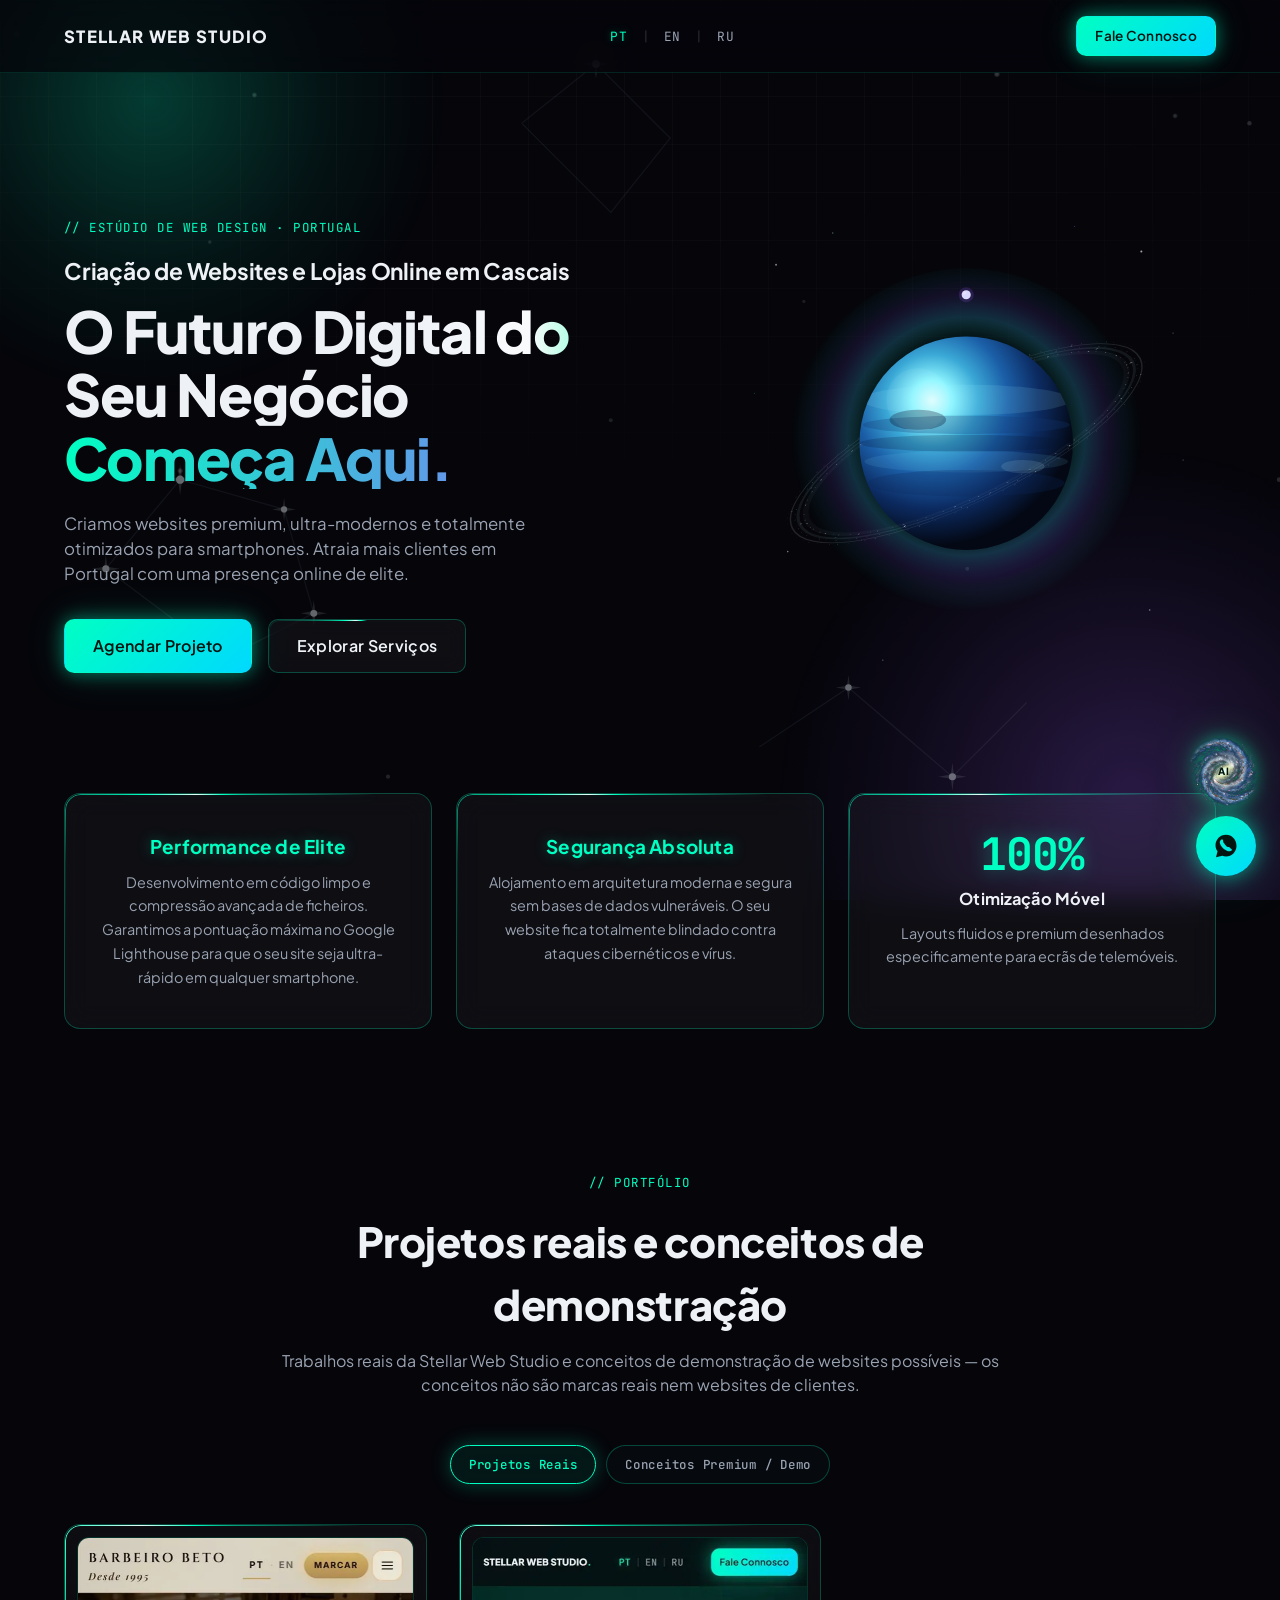
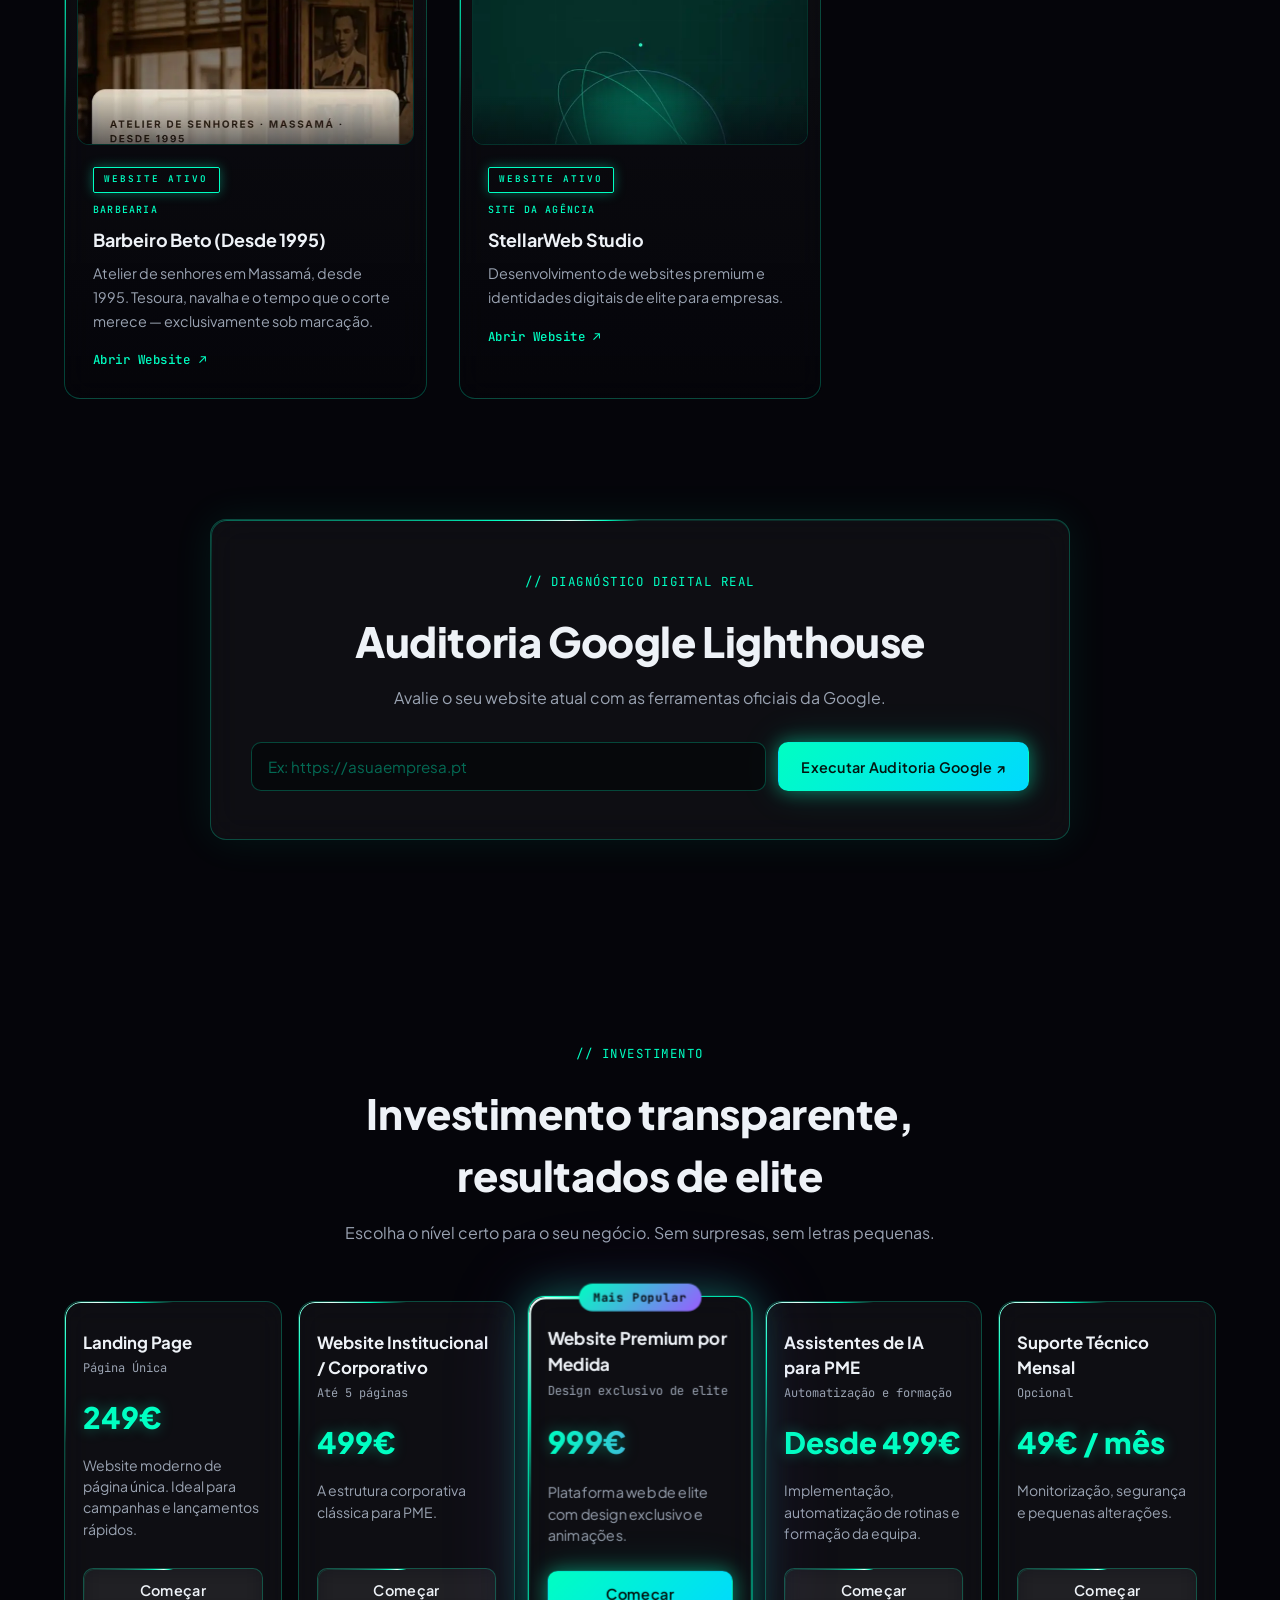
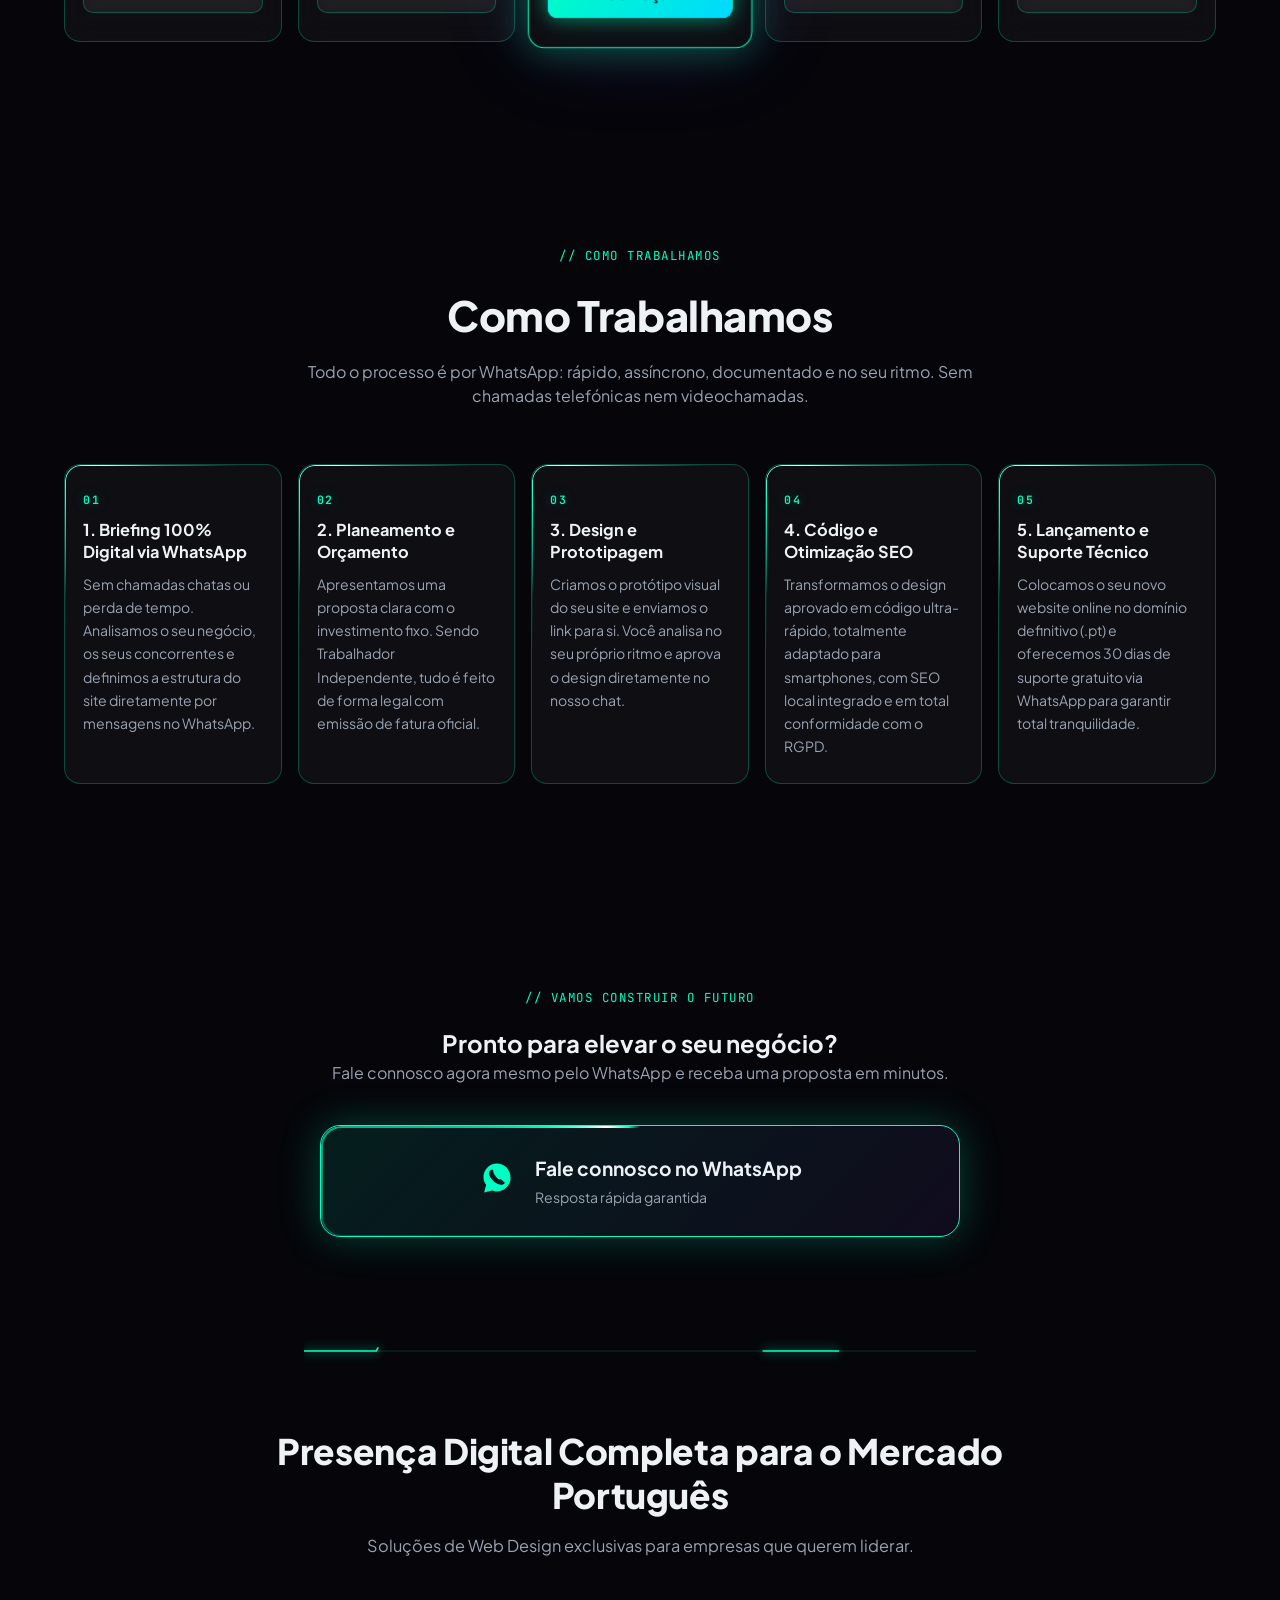
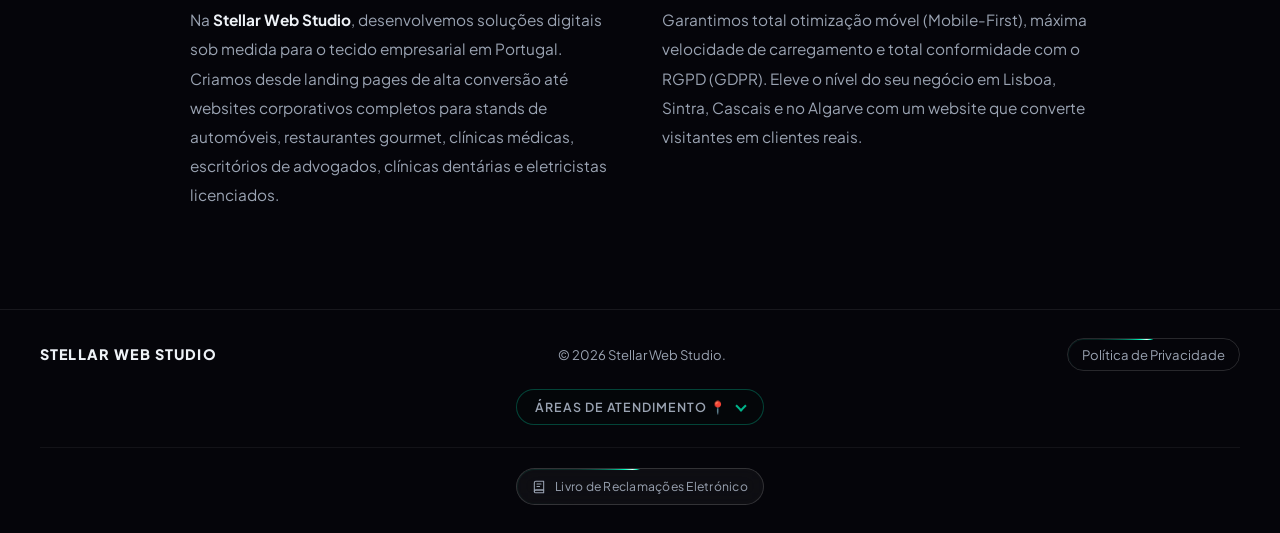
<file: cascais.html>
<!doctype html>
<html lang="pt-PT">
<head>
<meta charset="UTF-8" />
<meta name="viewport" content="width=device-width, initial-scale=1.0, viewport-fit=cover" />
<!-- Google tag (gtag.js) -->
<script async src="https://www.googletagmanager.com/gtag/js?id=G-GVJ3VXN6C8"></script>
<script>
  window.dataLayer = window.dataLayer || [];
  function gtag(){dataLayer.push(arguments);}
  gtag('js', new Date());
  gtag('config', 'G-GVJ3VXN6C8');
</script>
<title>Criação de Websites Premium em Cascais | Stellar Web</title>
<meta name="description" content="Desenvolvimento de websites de luxo, lojas online e SEO em Cascais. Design exclusivo para negócios de elite. Peça o seu orçamento!" />
<meta name="keywords" content="criação de websites cascais, web design cascais, lojas online cascais, websites de luxo cascais, agência web design portugal" />
<meta name="author" content="Vadym Minzilevskyi, Stellar Web Studio" />
<meta name="robots" content="index, follow" />
<meta name="google-site-verification" content="y5CZDhuUU19NnIF5j6mVTyw2W411XEZMlFec-QQuRfY" />
<meta name="trustpilot-one-time-domain-verification-id" content="6d7c94dc-8987-4c91-999b-635d4a3bf441" />
<meta name="theme-color" content="#05050A" />
<link rel="canonical" href="https://stellarweb.pt/cascais" />
<link rel="icon" href="/assets/favicon.svg" type="image/svg+xml" />
<link rel="apple-touch-icon" href="/assets/favicon.svg" />

<meta property="og:type" content="website" />
<meta property="og:site_name" content="Stellar Web Studio" />
<meta property="og:locale" content="pt_PT" />
<meta property="og:title" content="Criação de Websites Premium em Cascais | Stellar Web" />
<meta property="og:description" content="Desenvolvimento de websites de luxo, lojas online e SEO em Cascais. Design exclusivo para negócios de elite. Peça o seu orçamento!" />
<meta property="og:url" content="https://stellarweb.pt/cascais" />
<meta property="og:image" content="https://stellarweb.pt/assets/og-image.png" />
<meta property="og:image:type" content="image/png" />
<meta name="twitter:card" content="summary_large_image" />
<meta name="twitter:title" content="Criação de Websites Premium em Cascais | Stellar Web" />
<meta name="twitter:description" content="Desenvolvimento de websites de luxo, lojas online e SEO em Cascais. Design exclusivo para negócios de elite. Peça o seu orçamento!" />
<meta name="twitter:image" content="https://stellarweb.pt/assets/og-image.png" />

<link rel="preconnect" href="https://fonts.googleapis.com">
<link rel="preconnect" href="https://fonts.gstatic.com" crossorigin>
<link rel="stylesheet" href="https://fonts.googleapis.com/css2?family=Plus+Jakarta+Sans:wght@400;500;600;700;800&family=JetBrains+Mono:wght@400;500&display=swap" media="print" onload="this.onload=null;this.media='all'">
<link rel="stylesheet" href="/styles.css" />
<link rel="stylesheet" href="/fx.css" media="(min-width: 768px)">
<noscript>
  <link rel="stylesheet" href="https://fonts.googleapis.com/css2?family=Plus+Jakarta+Sans:wght@400;500;600;700;800&family=JetBrains+Mono:wght@400;500&display=swap">
  <link rel="stylesheet" href="/fx.css" media="(min-width: 768px)">
</noscript>
<script type="application/ld+json">
{
  "@context": "https://schema.org",
  "@type": "ProfessionalService",
  "name": "Stellar Web Studio",
  "alternateName": "StellarWeb Studio",
  "image": "https://stellarweb.pt/assets/logo.png",
  "logo": "https://stellarweb.pt/assets/logo.png",
  "url": "https://stellarweb.pt",
  "inLanguage": "pt-PT",
  "telephone": "+351937260282",
  "priceRange": "€€",
  "description": "Desenvolvimento de websites de luxo, lojas online e SEO em Cascais. Design exclusivo para negócios de elite. Peça o seu orçamento!",
  "founder": {
    "@type": "Person",
    "name": "Vadym Minzilevskyi"
  },
  "taxID": "310300118",
  "areaServed": {
    "@type": "City",
    "name": "Cascais",
    "containedInPlace": {
      "@type": "Country",
      "name": "Portugal"
    }
  },
  "availableLanguage": ["Portuguese", "English", "Russian"],
  "address": {
    "@type": "PostalAddress",
    "addressLocality": "Cascais",
    "addressRegion": "Lisboa",
    "addressCountry": "PT"
  },
  "geo": {
    "@type": "GeoCoordinates",
    "latitude": "38.7562",
    "longitude": "-9.2831"
  },
  "openingHoursSpecification": {
    "@type": "OpeningHoursSpecification",
    "dayOfWeek": [
      "Monday",
      "Tuesday",
      "Wednesday",
      "Thursday",
      "Friday",
      "Saturday",
      "Sunday"
    ],
    "opens": "09:00",
    "closes": "19:00"
  }
}
</script>
</head>
<body>

<div class="bg-fx" aria-hidden="true">
  <div class="glow glow-cyan"></div>
  <div class="glow glow-purple"></div>
  <div class="grid-overlay"></div>
  <div class="sky-map" aria-hidden="true" focusable="false"></div>
</div>

<header class="navbar" id="navbar">
  <div class="nav-inner">
    <a href="/" class="brand">STELLAR WEB STUDIO</a>
    <nav class="lang-switch" aria-label="Language switch">
      <button class="lang-btn active" data-lang="pt">PT</button>
      <span class="lang-sep">|</span>
      <button class="lang-btn" data-lang="en">EN</button>
      <span class="lang-sep">|</span>
      <button class="lang-btn" data-lang="ru">RU</button>
    </nav>
    <a href="#contact" class="btn btn-neon nav-cta" data-i18n="nav.cta">Fale Connosco</a>
  </div>
</header>

<main id="top">

  <!-- HERO -->
  <section class="hero">
    <div class="hero-inner">
      <span class="eyebrow" data-i18n="hero.eyebrow">// ESTÚDIO DE WEB DESIGN · PORTUGAL</span>
      <h1 class="hero-seo">Criação de Websites e Lojas Online em Cascais</h1>
      <h2 class="hero-title">
        <span class="title-sheen" data-i18n="hero.title1">O Futuro Digital do Seu Negócio</span>
        <span class="text-gradient" data-i18n="hero.title2">Começa Aqui.</span>
      </h2>
      <p class="hero-sub" data-i18n="hero.sub">Criamos websites premium, ultra-modernos e totalmente otimizados para smartphones. Atraia mais clientes em Portugal com uma presença online de elite.</p>
      <div class="hero-actions">
        <a href="#contact" class="btn btn-neon btn-lg" data-i18n="hero.cta1">Agendar Projeto</a>
        <a href="#portfolio" class="btn btn-ghost btn-lg" data-i18n="hero.cta2">Explorar Serviços</a>
      </div>
    </div>
    <div class="hero-visual" aria-hidden="true">
      <svg class="data-orb" viewBox="0 0 600 600" fill="none" xmlns="http://www.w3.org/2000/svg" overflow="visible" aria-hidden="true" focusable="false" role="presentation">
        <defs>
          <radialGradient id="neptuneLit" cx="34%" cy="30%" r="68%">
            <stop offset="0%" stop-color="#e7fffd"/>
            <stop offset="14%" stop-color="#8ef6ff"/>
            <stop offset="32%" stop-color="#3aa8d6"/>
            <stop offset="52%" stop-color="#1b5fa8"/>
            <stop offset="74%" stop-color="#0c2b62"/>
            <stop offset="100%" stop-color="#030814"/>
          </radialGradient>
          <radialGradient id="neptuneAura" cx="50%" cy="48%" r="50%">
            <stop offset="52%" stop-color="#00ffc2" stop-opacity="0"/>
            <stop offset="68%" stop-color="#3ecbff" stop-opacity="0.22"/>
            <stop offset="82%" stop-color="#7a5cff" stop-opacity="0.12"/>
            <stop offset="100%" stop-color="#00ffc2" stop-opacity="0"/>
          </radialGradient>
          <clipPath id="planetClip">
            <circle cx="300" cy="300" r="128"/>
          </clipPath>
          <clipPath id="ringBack">
            <rect x="0" y="0" width="600" height="300"/>
          </clipPath>
          <clipPath id="ringFront">
            <rect x="0" y="300" width="600" height="300"/>
          </clipPath>
          <g id="ringDebrisBits">
            <circle class="ring-dust" r="212" fill="none" stroke="#9aa8c7" stroke-width="8" opacity="0.05"/>
            <circle class="ring-dust" r="222" fill="none" stroke="#c8fff8" stroke-width="4" opacity="0.08"/>
            <circle class="ring-dust" r="232" fill="none" stroke="#e8fbff" stroke-width="2" opacity="0.12"/>
            <circle class="ring-dash" r="214" fill="none" stroke="#f4ffff" stroke-width="1.4" opacity="0.55" stroke-dasharray="1.2 11 0.6 18 2.4 14 0.8 22"/>
            <circle class="ring-dash d2" r="226" fill="none" stroke="#d7e7ff" stroke-width="1.1" opacity="0.42" stroke-dasharray="0.7 16 1.8 12 0.5 24 1.3 19"/>
            <circle class="ring-dash d3" r="236" fill="none" stroke="#c8fff8" stroke-width="0.9" opacity="0.38" stroke-dasharray="0.5 20 1.4 15 0.8 26"/>
            <ellipse cx="220" cy="0" rx="2.4" ry="0.7" fill="#f4ffff" opacity="0.9" transform="rotate(18 220 0)"/>
            <ellipse cx="190.5" cy="110" rx="1.6" ry="0.5" fill="#c8fff8" opacity="0.75" transform="rotate(48 190.5 110)"/>
            <ellipse cx="110" cy="190.5" rx="2.1" ry="0.6" fill="#ffffff" opacity="0.82" transform="rotate(72 110 190.5)"/>
            <ellipse cx="0" cy="220" rx="1.2" ry="1.2" fill="#b8c4d8" opacity="0.5"/>
            <ellipse cx="-110" cy="190.5" rx="2.5" ry="0.65" fill="#e8fbff" opacity="0.88" transform="rotate(128 -110 190.5)"/>
            <ellipse cx="-190.5" cy="110" rx="1.4" ry="0.45" fill="#d7e7ff" opacity="0.62" transform="rotate(152 -190.5 110)"/>
            <ellipse cx="-220" cy="0" rx="2.0" ry="0.55" fill="#f4ffff" opacity="0.8" transform="rotate(188 -220 0)"/>
            <ellipse cx="-190.5" cy="-110" rx="1.1" ry="1.1" fill="#9aa8c7" opacity="0.48"/>
            <ellipse cx="-110" cy="-190.5" rx="2.3" ry="0.6" fill="#ffffff" opacity="0.86" transform="rotate(248 -110 -190.5)"/>
            <ellipse cx="0" cy="-220" rx="1.7" ry="0.5" fill="#c8fff8" opacity="0.72" transform="rotate(272 0 -220)"/>
            <ellipse cx="110" cy="-190.5" rx="1.3" ry="0.45" fill="#e8fbff" opacity="0.7" transform="rotate(302 110 -190.5)"/>
            <ellipse cx="190.5" cy="-110" rx="2.2" ry="0.58" fill="#f4ffff" opacity="0.84" transform="rotate(332 190.5 -110)"/>
            <ellipse cx="224.1" cy="60" rx="0.7" ry="0.7" fill="#ffffff" opacity="0.7"/>
            <ellipse cx="60" cy="224.1" rx="1.85" ry="0.5" fill="#c8fff8" opacity="0.68" transform="rotate(98 60 224.1)"/>
            <ellipse cx="-164" cy="164" rx="0.55" ry="0.55" fill="#e8fbff" opacity="0.6"/>
            <ellipse cx="-224.1" cy="-60" rx="1.5" ry="0.45" fill="#d7e7ff" opacity="0.58" transform="rotate(208 -224.1 -60)"/>
            <ellipse cx="-60" cy="-224.1" rx="0.65" ry="0.65" fill="#ffffff" opacity="0.55"/>
            <ellipse cx="164" cy="-164" rx="1.9" ry="0.52" fill="#e8fbff" opacity="0.74" transform="rotate(318 164 -164)"/>
          </g>
        </defs>

        <g class="starfield">
          <circle class="star-twinkle" cx="72" cy="86" r="1.1" fill="#eef7ff" opacity="0.55"/>
          <circle class="star-twinkle s2" cx="140" cy="48" r="0.8" fill="#c8fff8" opacity="0.4"/>
          <circle class="star-twinkle s3" cx="510" cy="70" r="1.2" fill="#ffffff" opacity="0.65"/>
          <circle class="star-twinkle" cx="548" cy="168" r="0.7" fill="#b8d4ff" opacity="0.45"/>
          <circle class="star-twinkle s2" cx="86" cy="430" r="0.9" fill="#ffffff" opacity="0.5"/>
          <circle class="star-twinkle s3" cx="46" cy="240" r="0.6" fill="#00ffc2" opacity="0.35"/>
          <circle class="star-twinkle" cx="520" cy="500" r="1" fill="#e8fbff" opacity="0.5"/>
          <circle class="star-twinkle s2" cx="430" cy="40" r="0.7" fill="#9b5cff" opacity="0.45"/>
          <circle class="star-twinkle s3" cx="200" cy="560" r="0.8" fill="#ffffff" opacity="0.4"/>
          <circle class="star-twinkle" cx="560" cy="320" r="0.6" fill="#c8fff8" opacity="0.5"/>
        </g>

        <circle class="neptune-glow" cx="300" cy="300" r="210" fill="url(#neptuneAura)"/>

        <g class="neptune-rings neptune-rings-back">
          <g clip-path="url(#ringBack)">
            <g transform="translate(300 300) rotate(-26) scale(1 0.30)">
              <g class="ring-debris">
                <rect x="-240" y="-240" width="480" height="480" fill="none"/>
                <use href="#ringDebrisBits"/>
                <g class="ring-mobile-gleam">
                  <circle r="218" fill="none" stroke="#f7ffff" stroke-width="3.2" opacity="0.9" stroke-dasharray="3.4 7 1.1 12 5 9"/>
                  <circle r="228" fill="none" stroke="#c8fff8" stroke-width="2.2" opacity="0.7" stroke-dasharray="1.6 10 3.2 14 0.8 18"/>
                  <circle r="236" fill="none" stroke="#00ffc2" stroke-width="1.4" opacity="0.45" stroke-dasharray="0.8 16 2.4 11"/>
                </g>
              </g>
            </g>
          </g>
        </g>

        <g class="neptune-moon" transform-origin="300px 300px">
          <circle cx="300" cy="122" r="5.5" fill="#e7f4ff"/>
          <circle cx="298" cy="120" r="2" fill="#ffffff" opacity="0.7"/>
          <circle cx="300" cy="122" r="9" fill="#9b5cff" opacity="0.18"/>
        </g>

        <circle cx="300" cy="300" r="128" fill="url(#neptuneLit)"/>
        <g clip-path="url(#planetClip)" class="neptune-clouds">
          <ellipse cx="300" cy="248" rx="126" ry="18" fill="#9fe9ff" opacity="0.12"/>
          <ellipse cx="300" cy="278" rx="124" ry="11" fill="#14386f" opacity="0.28"/>
          <ellipse cx="300" cy="300" rx="128" ry="10" fill="#06152e" opacity="0.22"/>
          <ellipse cx="300" cy="322" rx="122" ry="13" fill="#7fdfff" opacity="0.1"/>
          <ellipse cx="300" cy="348" rx="118" ry="16" fill="#0d2a58" opacity="0.26"/>
          <ellipse cx="242" cy="272" rx="34" ry="12" fill="#07122c" opacity="0.32"/>
          <ellipse cx="368" cy="328" rx="26" ry="8" fill="#cfffff" opacity="0.12"/>
        </g>
        <circle cx="242" cy="248" r="38" fill="#ffffff" opacity="0.05"/>

        <g class="neptune-rings neptune-rings-front">
          <g clip-path="url(#ringFront)">
            <g transform="translate(300 300) rotate(-26) scale(1 0.30)">
              <g class="ring-debris">
                <rect x="-240" y="-240" width="480" height="480" fill="none"/>
                <use href="#ringDebrisBits"/>
                <g class="ring-mobile-gleam">
                  <circle r="218" fill="none" stroke="#f7ffff" stroke-width="3.2" opacity="0.9" stroke-dasharray="3.4 7 1.1 12 5 9"/>
                  <circle r="228" fill="none" stroke="#c8fff8" stroke-width="2.2" opacity="0.7" stroke-dasharray="1.6 10 3.2 14 0.8 18"/>
                  <circle r="236" fill="none" stroke="#00ffc2" stroke-width="1.4" opacity="0.45" stroke-dasharray="0.8 16 2.4 11"/>
                </g>
              </g>
            </g>
          </g>
        </g>
      </svg>
    </div>
  </section>

  <!-- METRICS -->
  <section class="metrics">
    <div class="grid-metrics">
      <article class="card metric-card">
        <h3 class="metric-label" data-i18n="metrics.m1.label">Performance de Elite</h3>
        <p class="metric-sub" data-i18n="metrics.m1.sub">Desenvolvimento em código limpo e compressão avançada de ficheiros. Garantimos a pontuação máxima no Google Lighthouse para que o seu site seja ultra-rápido em qualquer smartphone.</p>
      </article>
      <article class="card metric-card">
        <h3 class="metric-label" data-i18n="metrics.m2.label">Segurança Absoluta</h3>
        <p class="metric-sub" data-i18n="metrics.m2.sub">Alojamento em arquitetura moderna e segura sem bases de dados vulneráveis. O seu website fica totalmente blindado contra ataques cibernéticos e vírus.</p>
      </article>
      <article class="card metric-card">
        <span class="metric-num">100%</span>
        <span class="metric-label" data-i18n="metrics.m3.label">Otimização Móvel</span>
        <p class="metric-sub" data-i18n="metrics.m3.sub">Layouts fluidos e premium desenhados especificamente para ecrãs de telemóveis.</p>
      </article>
    </div>
  </section>

  <!-- PORTFOLIO -->
  <section class="section" id="portfolio">
    <div class="section-head">
      <span class="eyebrow" data-i18n="portfolio.eyebrow">// PORTFÓLIO</span>
      <h2 data-i18n="portfolio.title">Projetos reais e conceitos de demonstração</h2>
      <p class="section-sub" data-i18n="portfolio.sub">Trabalhos reais da Stellar Web Studio e conceitos de demonstração de websites possíveis — os conceitos não são marcas reais nem websites de clientes.</p>
    </div>
    <div class="portfolio-tabs" role="tablist" data-i18n-label="portfolio.tabs.aria" aria-label="Filtro do portfólio">
      <button type="button" class="portfolio-tab is-active" role="tab" id="portfolioTabLive" aria-selected="true" aria-controls="portfolioGrid" data-filter="live" data-i18n="portfolio.tab.live">Projetos Reais</button>
      <button type="button" class="portfolio-tab" role="tab" id="portfolioTabDemo" aria-selected="false" aria-controls="portfolioGrid" data-filter="demo" data-i18n="portfolio.tab.demo">Conceitos Premium / Demo</button>
    </div>
    <div class="portfolio-clip" id="portfolioClip">
      <div class="grid-portfolio" id="portfolioGrid">
      <article class="group card portfolio-card portfolio-card-live" data-kind="live">
        <div class="preview-stage" aria-hidden="true">
          <picture>
            <source type="image/webp" srcset="/images/portfolio/barber.webp" />
            <img class="preview-scrollshot" src="/images/portfolio/barber.jpg" alt="Website premium para barbearia em Cascais - Stellar Web Studio" width="640" height="5146" loading="lazy" decoding="async" draggable="false" />
          </picture>
        </div>
        <a href="https://barbeirobeto.netlify.app/" target="_blank" rel="noopener noreferrer" class="portfolio-card-link">
        <div class="portfolio-body">
          <span class="portfolio-badge portfolio-badge-live" data-i18n="portfolio.badge.live">WEBSITE ATIVO</span>
          <span class="portfolio-category" data-i18n="portfolio.card1.category">BARBEARIA</span>
          <h3 data-i18n="portfolio.card1.title">Barbeiro Beto (Desde 1995)</h3>
          <p data-i18n="portfolio.card1.desc">Atelier de senhores em Massamá, desde 1995. Tesoura, navalha e o tempo que o corte merece — exclusivamente sob marcação.</p>
          <span class="portfolio-cta"><span data-i18n="portfolio.tag.live">Abrir Website</span><span class="portfolio-cta-arrow" aria-hidden="true">↗</span></span>
        </div>
        </a>
      </article>
      <article class="group card portfolio-card" data-kind="demo">
        <div class="preview-stage" aria-hidden="true">
          <picture>
            <source type="image/webp" srcset="/images/portfolio/clinic.webp" />
            <img class="preview-scrollshot" src="/images/portfolio/clinic.jpg" alt="Website premium para clínica médica familiar em Cascais - Stellar Web Studio" width="640" height="5146" loading="lazy" decoding="async" draggable="false" />
          </picture>
        </div>
        <a href="https://clinicamedica121.netlify.app/" target="_blank" rel="noopener noreferrer" class="portfolio-card-link">
        <div class="portfolio-body">
          <span class="portfolio-badge" data-i18n="portfolio.badge">DEMO · CONCEITO</span>
          <span class="portfolio-category" data-i18n="portfolio.card2.category">CLÍNICA MÉDICA</span>
          <h3 data-i18n="portfolio.card2.title">Sávia — Clínica Médica Familiar</h3>
          <p data-i18n="portfolio.card2.desc">Clínica privada de medicina familiar no Saldanha. Tempo, discrição e rigor suíço para famílias de Lisboa e Cascais.</p>
          <span class="portfolio-cta"><span data-i18n="portfolio.tag.demo">Abrir Demonstração</span><span class="portfolio-cta-arrow" aria-hidden="true">↗</span></span>
        </div>
        </a>
      </article>
      <article class="group card portfolio-card" data-kind="demo">
        <div class="preview-stage" aria-hidden="true">
          <picture>
            <source type="image/webp" srcset="/images/portfolio/construction.webp" />
            <img class="preview-scrollshot" src="/images/portfolio/construction.jpg" alt="Website premium para construção de luxo em Cascais - Stellar Web Studio" width="640" height="3893" loading="lazy" decoding="async" draggable="false" />
          </picture>
        </div>
        <a href="https://acabamento121.netlify.app/" target="_blank" rel="noopener noreferrer" class="portfolio-card-link">
        <div class="portfolio-body">
          <span class="portfolio-badge" data-i18n="portfolio.badge">DEMO · CONCEITO</span>
          <span class="portfolio-category" data-i18n="portfolio.card3.category">CONSTRUÇÃO DE LUXO</span>
          <h3 data-i18n="portfolio.card3.title">Áurea Construções &amp; Atelier</h3>
          <p data-i18n="portfolio.card3.desc">Atelier de obra de autor em Lisboa, Cascais e Sintra. Estuque veneziano genuíno, acabamentos de alta costura e garantia de 5 anos.</p>
          <span class="portfolio-cta"><span data-i18n="portfolio.tag.demo">Abrir Demonstração</span><span class="portfolio-cta-arrow" aria-hidden="true">↗</span></span>
        </div>
        </a>
      </article>
      <article class="group card portfolio-card" data-kind="demo">
        <div class="preview-stage" aria-hidden="true">
          <picture>
            <source type="image/webp" srcset="/images/portfolio/law.webp" />
            <img class="preview-scrollshot" src="/images/portfolio/law.jpg" alt="Website premium para sociedade de advogados em Cascais - Stellar Web Studio" width="640" height="3893" loading="lazy" decoding="async" draggable="false" />
          </picture>
        </div>
        <a href="https://advogada121.netlify.app/" target="_blank" rel="noopener noreferrer" class="portfolio-card-link">
        <div class="portfolio-body">
          <span class="portfolio-badge" data-i18n="portfolio.badge">DEMO · CONCEITO</span>
          <span class="portfolio-category" data-i18n="portfolio.card4.category">SOCIEDADE DE ADVOGADOS</span>
          <h3 data-i18n="portfolio.card4.title">Áurea &amp; Associados</h3>
          <p data-i18n="portfolio.card4.desc">Sociedade de advogados na Avenida da Liberdade. Direito Imobiliário e Relocalização.</p>
          <span class="portfolio-cta"><span data-i18n="portfolio.tag.demo">Abrir Demonstração</span><span class="portfolio-cta-arrow" aria-hidden="true">↗</span></span>
        </div>
        </a>
      </article>
      <article class="group card portfolio-card" data-kind="demo">
        <div class="preview-stage" aria-hidden="true">
          <picture>
            <source type="image/webp" srcset="/images/portfolio/dental.webp" />
            <img class="preview-scrollshot" src="/images/portfolio/dental.jpg" alt="Website premium para clínica de estética dentária em Cascais - Stellar Web Studio" width="640" height="5146" loading="lazy" decoding="async" draggable="false" />
          </picture>
        </div>
        <a href="https://dentaria.netlify.app/" target="_blank" rel="noopener noreferrer" class="portfolio-card-link">
        <div class="portfolio-body">
          <span class="portfolio-badge" data-i18n="portfolio.badge">DEMO · CONCEITO</span>
          <span class="portfolio-category" data-i18n="portfolio.card5.category">CLÍNICA DENTÁRIA</span>
          <h3 data-i18n="portfolio.card5.title">AUREA Estética Dentária</h3>
          <p data-i18n="portfolio.card5.desc">Estética dentária de alta precisão na Avenida da Liberdade — rápido, intuitivo e sem complicações.</p>
          <span class="portfolio-cta"><span data-i18n="portfolio.tag.demo">Abrir Demonstração</span><span class="portfolio-cta-arrow" aria-hidden="true">↗</span></span>
        </div>
        </a>
      </article>
      <article class="group card portfolio-card" data-kind="demo">
        <div class="preview-stage" aria-hidden="true">
          <picture>
            <source type="image/webp" srcset="/images/portfolio/rental.webp" />
            <img class="preview-scrollshot" src="/images/portfolio/rental.jpg" alt="Website de luxo para aluguer de carros em Cascais - Stellar Web Studio" width="640" height="3893" loading="lazy" decoding="async" draggable="false" />
          </picture>
        </div>
        <a href="https://rentcar121.netlify.app/" target="_blank" rel="noopener noreferrer" class="portfolio-card-link">
        <div class="portfolio-body">
          <span class="portfolio-badge" data-i18n="portfolio.badge">DEMO · CONCEITO</span>
          <span class="portfolio-category" data-i18n="portfolio.card6.category">ALUGUER DE SUPERDESPORTIVOS</span>
          <h3 data-i18n="portfolio.card6.title">Rent-a-Car Premium</h3>
          <p data-i18n="portfolio.card6.desc">Superdesportivos de excepção com entrega VIP na Marina de Cascais e no Aeroporto de Lisboa. Porsche, Ferrari, Lamborghini.</p>
          <span class="portfolio-cta"><span data-i18n="portfolio.tag.demo">Abrir Demonstração</span><span class="portfolio-cta-arrow" aria-hidden="true">↗</span></span>
        </div>
        </a>
      </article>
      <article class="group card portfolio-card" data-kind="demo">
        <div class="preview-stage" aria-hidden="true">
          <picture>
            <source type="image/webp" srcset="/images/portfolio/restaurant.webp" />
            <img class="preview-scrollshot" src="/images/portfolio/restaurant.jpg" alt="Website premium para restaurante de alta cozinha em Cascais - Stellar Web Studio" width="640" height="3893" loading="lazy" decoding="async" draggable="false" />
          </picture>
        </div>
        <a href="https://restaurants121.netlify.app/" target="_blank" rel="noopener noreferrer" class="portfolio-card-link">
        <div class="portfolio-body">
          <span class="portfolio-badge" data-i18n="portfolio.badge">DEMO · CONCEITO</span>
          <span class="portfolio-category" data-i18n="portfolio.card7.category">RESTAURANTE DE ALTA COZINHA</span>
          <h3 data-i18n="portfolio.card7.title">Áurea — Alta Cozinha</h3>
          <p data-i18n="portfolio.card7.desc">Palácio contemporâneo da mesa portuguesa e gastronomia atlântica no Chiado.</p>
          <span class="portfolio-cta"><span data-i18n="portfolio.tag.demo">Abrir Demonstração</span><span class="portfolio-cta-arrow" aria-hidden="true">↗</span></span>
        </div>
        </a>
      </article>
      <article class="group card portfolio-card portfolio-card-live" data-kind="live">
        <div class="preview-stage" aria-hidden="true">
          <picture>
            <source type="image/webp" srcset="/images/portfolio/studio.webp" />
            <img class="preview-scrollshot" src="/images/portfolio/studio.jpg" alt="Website da agência Stellar Web Studio em Cascais" width="640" height="5146" loading="lazy" decoding="async" draggable="false" />
          </picture>
        </div>
        <a href="#top" class="portfolio-card-link">
        <div class="portfolio-body">
          <span class="portfolio-badge portfolio-badge-live" data-i18n="portfolio.badge.live">WEBSITE ATIVO</span>
          <span class="portfolio-category" data-i18n="portfolio.card8.category">SITE DA AGÊNCIA</span>
          <h3 data-i18n="portfolio.card8.title">StellarWeb Studio</h3>
          <p data-i18n="portfolio.card8.desc">Desenvolvimento de websites premium e identidades digitais de elite para empresas.</p>
          <span class="portfolio-cta"><span data-i18n="portfolio.tag.live">Abrir Website</span><span class="portfolio-cta-arrow" aria-hidden="true">↗</span></span>
        </div>
        </a>
      </article>
      </div>
    </div>
    <button type="button" class="portfolio-more" id="portfolioMore" hidden aria-expanded="false" aria-controls="portfolioClip">
      <span class="portfolio-more-more" data-i18n="portfolio.more">Ver mais projetos</span>
      <span class="portfolio-more-less" data-i18n="portfolio.less">Ver menos projetos</span>
      <span class="portfolio-more-arrow" aria-hidden="true">⬇</span>
    </button>
  </section>

  <section class="section audit" id="audit">
    <div class="audit-block">
      <div class="section-head audit-head">
        <span class="eyebrow" data-i18n="audit.eyebrow">// DIAGNÓSTICO DIGITAL REAL</span>
        <h2 data-i18n="audit.title">Auditoria Google Lighthouse</h2>
        <p class="section-sub" data-i18n="audit.sub">Avalie o seu website atual com as ferramentas oficiais da Google.</p>
      </div>

      <form class="audit-form" id="auditForm">
        <label class="sr-only" for="auditUrl" data-i18n="audit.label">URL do website</label>
        <input id="auditUrl" class="audit-input" type="text" inputmode="url" autocomplete="url" placeholder="Ex: https://asuaempresa.pt" data-i18n-placeholder="audit.placeholder" />
        <button type="submit" class="btn btn-neon" id="auditSubmit" data-i18n="audit.cta">Executar Auditoria Google ↗</button>
      </form>

      <p class="audit-inline-error" id="auditInlineError" hidden></p>

      <div class="audit-loader" id="auditLoader" hidden>
        <div class="audit-pct" id="auditPct">0%</div>
        <div class="audit-pct-track" aria-hidden="true"><span class="audit-pct-fill" id="auditPctFill"></span></div>
        <p class="audit-log" id="auditLog" data-i18n="audit.loading">A invocar servidores da Google Lighthouse...</p>
      </div>

      <div class="audit-error" id="auditError" hidden>
        <p id="auditErrorText"></p>
        <button type="button" class="btn btn-ghost" id="auditRetry" data-i18n="audit.retry">Tentar novamente</button>
        <a class="btn btn-neon" href="https://wa.me/351937260282" target="_blank" rel="noopener" data-i18n="contact.wa.title">Fale connosco no WhatsApp</a>
      </div>

      <div class="audit-results" id="auditResults" hidden>
        <p class="audit-tested" id="auditTested"></p>
        <div class="audit-gauges">
          <article class="audit-gauge is-open" data-cat="performance" role="button" tabindex="0" aria-expanded="true" aria-controls="audit-panel-performance">
            <div class="audit-ring-wrap">
              <svg viewBox="0 0 100 100" aria-hidden="true">
                <circle class="audit-ring-bg" cx="50" cy="50" r="42"></circle>
                <circle class="audit-ring" cx="50" cy="50" r="42"></circle>
              </svg>
              <span class="audit-score" id="auditScorePerformance">—</span>
            </div>
            <span class="audit-gauge-label" data-i18n="audit.score.perf">Desempenho</span>
          </article>
          <article class="audit-gauge" data-cat="accessibility" role="button" tabindex="0" aria-expanded="false" aria-controls="audit-panel-accessibility">
            <div class="audit-ring-wrap">
              <svg viewBox="0 0 100 100" aria-hidden="true">
                <circle class="audit-ring-bg" cx="50" cy="50" r="42"></circle>
                <circle class="audit-ring" cx="50" cy="50" r="42"></circle>
              </svg>
              <span class="audit-score" id="auditScoreAccessibility">—</span>
            </div>
            <span class="audit-gauge-label" data-i18n="audit.score.a11y">Acessibilidade</span>
          </article>
          <article class="audit-gauge" data-cat="best-practices" role="button" tabindex="0" aria-expanded="false" aria-controls="audit-panel-best-practices">
            <div class="audit-ring-wrap">
              <svg viewBox="0 0 100 100" aria-hidden="true">
                <circle class="audit-ring-bg" cx="50" cy="50" r="42"></circle>
                <circle class="audit-ring" cx="50" cy="50" r="42"></circle>
              </svg>
              <span class="audit-score" id="auditScoreBestPractices">—</span>
            </div>
            <span class="audit-gauge-label" data-i18n="audit.score.bp">Boas Práticas</span>
          </article>
          <article class="audit-gauge" data-cat="seo" role="button" tabindex="0" aria-expanded="false" aria-controls="audit-panel-seo">
            <div class="audit-ring-wrap">
              <svg viewBox="0 0 100 100" aria-hidden="true">
                <circle class="audit-ring-bg" cx="50" cy="50" r="42"></circle>
                <circle class="audit-ring" cx="50" cy="50" r="42"></circle>
              </svg>
              <span class="audit-score" id="auditScoreSeo">—</span>
            </div>
            <span class="audit-gauge-label" data-i18n="audit.score.seo">SEO</span>
          </article>
        </div>
        <div class="audit-accordions" id="auditAccordions">
          <div class="audit-acc is-open" data-cat="performance">
            <button type="button" class="audit-acc-trigger" id="auditAccPerf" aria-expanded="true" aria-controls="audit-panel-performance">
              <span data-i18n="audit.score.perf">Desempenho</span>
              <span class="audit-acc-chevron" aria-hidden="true"></span>
            </button>
            <div class="audit-acc-panel" id="audit-panel-performance" role="region" aria-labelledby="auditAccPerf">
              <div class="audit-acc-panel-inner">
                <p class="audit-acc-fact">
                  <strong data-i18n="audit.meaning">O que significa</strong>
                  <span data-i18n="audit.explain.perf.meaning">Velocidade e agilidade do site.</span>
                </p>
                <p class="audit-acc-fact">
                  <strong data-i18n="audit.business">Para o seu negócio</strong>
                  <span data-i18n="audit.explain.perf.business">Se o seu site demorar mais de 3 segundos a carregar, 50% dos utilizadores desistem. Um site lento faz com que perca clientes e deite dinheiro fora em publicidade (Facebook/Google Ads). O nosso objetivo é colocar o seu site a carregar em menos de 1 segundo.</span>
                </p>
              </div>
            </div>
          </div>
          <div class="audit-acc" data-cat="accessibility">
            <button type="button" class="audit-acc-trigger" id="auditAccA11y" aria-expanded="false" aria-controls="audit-panel-accessibility">
              <span data-i18n="audit.score.a11y">Acessibilidade</span>
              <span class="audit-acc-chevron" aria-hidden="true"></span>
            </button>
            <div class="audit-acc-panel" id="audit-panel-accessibility" role="region" aria-labelledby="auditAccA11y">
              <div class="audit-acc-panel-inner">
                <p class="audit-acc-fact">
                  <strong data-i18n="audit.meaning">O que significa</strong>
                  <span data-i18n="audit.explain.a11y.meaning">Facilidade de uso para todos os utilizadores.</span>
                </p>
                <p class="audit-acc-fact">
                  <strong data-i18n="audit.business">Para o seu negócio</strong>
                  <span data-i18n="audit.explain.a11y.business">Garante que qualquer pessoa (incluindo idosos ou clientes no telemóvel sob luz solar intensa) consegue ler o seu menu e contactá-lo facilmente. Além disso, evita problemas legais, pois a União Europeia penaliza sites que não cumprem as normas de acessibilidade.</span>
                </p>
              </div>
            </div>
          </div>
          <div class="audit-acc" data-cat="best-practices">
            <button type="button" class="audit-acc-trigger" id="auditAccBp" aria-expanded="false" aria-controls="audit-panel-best-practices">
              <span data-i18n="audit.score.bp">Boas Práticas</span>
              <span class="audit-acc-chevron" aria-hidden="true"></span>
            </button>
            <div class="audit-acc-panel" id="audit-panel-best-practices" role="region" aria-labelledby="auditAccBp">
              <div class="audit-acc-panel-inner">
                <p class="audit-acc-fact">
                  <strong data-i18n="audit.meaning">O que significa</strong>
                  <span data-i18n="audit.explain.bp.meaning">Segurança, estabilidade e conformidade.</span>
                </p>
                <p class="audit-acc-fact">
                  <strong data-i18n="audit.business">Para o seu negócio</strong>
                  <span data-i18n="audit.explain.bp.business">Protege o seu site contra falhas e ataques. Se esta nota for baixa, o Google Chrome pode exibir um aviso aos seus clientes: "Este site não é seguro". Isto destrói instantaneamente a confiança na sua empresa.</span>
                </p>
              </div>
            </div>
          </div>
          <div class="audit-acc" data-cat="seo">
            <button type="button" class="audit-acc-trigger" id="auditAccSeo" aria-expanded="false" aria-controls="audit-panel-seo">
              <span data-i18n="audit.score.seo">SEO</span>
              <span class="audit-acc-chevron" aria-hidden="true"></span>
            </button>
            <div class="audit-acc-panel" id="audit-panel-seo" role="region" aria-labelledby="auditAccSeo">
              <div class="audit-acc-panel-inner">
                <p class="audit-acc-fact">
                  <strong data-i18n="audit.meaning">O que significa</strong>
                  <span data-i18n="audit.explain.seo.meaning">Visibilidade do seu site no Google.</span>
                </p>
                <p class="audit-acc-fact">
                  <strong data-i18n="audit.business">Para o seu negócio</strong>
                  <span data-i18n="audit.explain.seo.business">Uma nota baixa significa que o Google esconde o seu site. Os clientes em Portugal pesquisam pelos seus serviços, mas só encontram os seus concorrentes. Corrigir o SEO traz-lhe clientes orgânicos e totalmente gratuitos todos os dias.</span>
                </p>
              </div>
            </div>
          </div>
        </div>
        <div class="audit-cta-box">
          <p data-i18n="audit.insight">A Google identificou oportunidades de melhoria no seu código. Para receber uma análise interpretada por um especialista e o plano de correção técnica, fale connosco.</p>
          <a class="btn btn-neon btn-lg audit-wa" id="auditWa" href="https://wa.me/351937260282?text=Ol%C3%A1%2C%20quero%20o%20plano%20de%20corre%C3%A7%C3%A3o%20t%C3%A9cnica%20gr%C3%A1tis." target="_blank" rel="noopener" data-i18n="audit.wa">Receber Plano de Correção Técnica Grátis</a>
        </div>
        <button type="button" class="btn btn-ghost audit-again" id="auditAgain" data-i18n="audit.again">Nova auditoria</button>
      </div>
    </div>
  </section>

  <!-- PRICING -->
  <section class="section" id="pricing">
    <div class="section-head">
      <span class="eyebrow" data-i18n="pricing.eyebrow">// INVESTIMENTO</span>
      <h2 data-i18n="pricing.title">Investimento transparente, resultados de elite</h2>
      <p class="section-sub" data-i18n="pricing.sub">Escolha o nível certo para o seu negócio. Sem surpresas, sem letras pequenas.</p>
    </div>
    <div class="grid-pricing">
      <article class="price-card">
        <h3 data-i18n="pricing.p1.name">Landing Page</h3>
        <p class="price-tag-sub" data-i18n="pricing.p1.tag">Página Única</p>
        <div class="price-amount">249€</div>
        <p class="price-desc" data-i18n="pricing.p1.desc">Website moderno de página única. Ideal para campanhas e lançamentos rápidos.</p>
        <a href="#contact" class="btn btn-ghost btn-block" data-i18n="pricing.cta">Começar</a>
      </article>
      <article class="price-card">
        <h3 data-i18n="pricing.p2.name">Website Institucional / Corporativo</h3>
        <p class="price-tag-sub" data-i18n="pricing.p2.tag">Até 5 páginas</p>
        <div class="price-amount">499€</div>
        <p class="price-desc" data-i18n="pricing.p2.desc">A estrutura corporativa clássica para PME.</p>
        <a href="#contact" class="btn btn-ghost btn-block" data-i18n="pricing.cta">Começar</a>
      </article>
      <article class="price-card price-card-featured">
        <div class="featured-tag" data-i18n="pricing.p3.badge">Mais Popular</div>
        <h3 data-i18n="pricing.p3.name">Website Premium por Medida</h3>
        <p class="price-tag-sub" data-i18n="pricing.p3.tag">Design exclusivo de elite</p>
        <div class="price-amount">999€</div>
        <p class="price-desc" data-i18n="pricing.p3.desc">Plataforma web de elite com design exclusivo e animações.</p>
        <a href="#contact" class="btn btn-neon btn-block" data-i18n="pricing.cta">Começar</a>
      </article>
      <article class="price-card">
        <h3 data-i18n="pricing.p4.name">Assistentes de IA para PME</h3>
        <p class="price-tag-sub" data-i18n="pricing.p4.tag">Automatização e formação</p>
        <div class="price-amount" data-i18n="pricing.p4.price">Desde 499€</div>
        <p class="price-desc" data-i18n="pricing.p4.desc">Implementação, automatização de rotinas e formação da equipa.</p>
        <a href="#contact" class="btn btn-ghost btn-block" data-i18n="pricing.cta">Começar</a>
      </article>
      <article class="price-card">
        <h3 data-i18n="pricing.p5.name">Suporte Técnico Mensal</h3>
        <p class="price-tag-sub" data-i18n="pricing.p5.tag">Opcional</p>
        <div class="price-amount" data-i18n="pricing.p5.price">49€ / mês</div>
        <p class="price-desc" data-i18n="pricing.p5.desc">Monitorização, segurança e pequenas alterações.</p>
        <a href="#contact" class="btn btn-ghost btn-block" data-i18n="pricing.cta">Começar</a>
      </article>
    </div>
  </section>

  <!-- WORKFLOW -->
  <section class="section process" id="process">
    <div class="section-head">
      <span class="eyebrow" data-i18n="workflow.eyebrow">// COMO TRABALHAMOS</span>
      <h2 data-i18n="workflow.title">Como Trabalhamos</h2>
      <p class="section-sub" data-i18n="workflow.sub">Todo o processo é por WhatsApp: rápido, assíncrono, documentado e no seu ritmo. Sem chamadas telefónicas nem videochamadas.</p>
    </div>
    <ol class="process-grid">
      <li class="process-card">
        <span class="process-num" aria-hidden="true">01</span>
        <h3 data-i18n="workflow.s1.title">1. Briefing 100% Digital via WhatsApp</h3>
        <p data-i18n="workflow.s1.desc">Sem chamadas chatas ou perda de tempo. Analisamos o seu negócio, os seus concorrentes e definimos a estrutura do site diretamente por mensagens no WhatsApp.</p>
      </li>
      <li class="process-card">
        <span class="process-num" aria-hidden="true">02</span>
        <h3 data-i18n="workflow.s2.title">2. Planeamento e Orçamento</h3>
        <p data-i18n="workflow.s2.desc">Apresentamos uma proposta clara com o investimento fixo. Sendo Trabalhador Independente, tudo é feito de forma legal com emissão de fatura oficial.</p>
      </li>
      <li class="process-card">
        <span class="process-num" aria-hidden="true">03</span>
        <h3 data-i18n="workflow.s3.title">3. Design e Prototipagem</h3>
        <p data-i18n="workflow.s3.desc">Criamos o protótipo visual do seu site e enviamos o link para si. Você analisa no seu próprio ritmo e aprova o design diretamente no nosso chat.</p>
      </li>
      <li class="process-card">
        <span class="process-num" aria-hidden="true">04</span>
        <h3 data-i18n="workflow.s4.title">4. Código e Otimização SEO</h3>
        <p data-i18n="workflow.s4.desc">Transformamos o design aprovado em código ultra-rápido, totalmente adaptado para smartphones, com SEO local integrado e em total conformidade com o RGPD.</p>
      </li>
      <li class="process-card">
        <span class="process-num" aria-hidden="true">05</span>
        <h3 data-i18n="workflow.s5.title">5. Lançamento e Suporte Técnico</h3>
        <p data-i18n="workflow.s5.desc">Colocamos o seu novo website online no domínio definitivo (.pt) e oferecemos 30 dias de suporte gratuito via WhatsApp para garantir total tranquilidade.</p>
      </li>
    </ol>
  </section>

  <!-- CONTACT / FOOTER CTA -->
  <section class="section contact" id="contact">
    <div class="contact-block">
      <span class="eyebrow" data-i18n="contact.eyebrow">// VAMOS CONSTRUIR O FUTURO</span>
      <h2 data-i18n="contact.title">Pronto para elevar o seu negócio?</h2>
      <p class="section-sub" data-i18n="contact.sub">Fale connosco agora mesmo pelo WhatsApp e receba uma proposta em minutos.</p>
      <a href="https://wa.me/351937260282" target="_blank" rel="noopener" class="whatsapp-block">
        <span class="wa-icon">
          <svg viewBox="0 0 32 32" width="36" height="36" fill="currentColor"><path d="M16.004 3C9.373 3 4 8.373 4 15.004c0 2.65.868 5.1 2.338 7.084L4.6 28.999l7.093-1.866a11.94 11.94 0 0 0 4.31.8h.001c6.63 0 12.004-5.373 12.004-12.004C28.008 8.373 22.635 3 16.004 3zm7.02 17.31c-.297.836-1.72 1.598-2.372 1.7-.606.093-1.376.132-2.222-.14-.512-.163-1.17-.38-2.017-.744-3.552-1.533-5.87-5.106-6.05-5.343-.178-.238-1.448-1.926-1.448-3.676s.917-2.61 1.242-2.967c.326-.357.71-.446.947-.446.238 0 .475.002.682.013.219.011.512-.083.802.611.297.71.01 2.383.98 3.35.97.968.968 1.615 1.94 2.583.972.968 1.612 1.94 2.582 1.94.35 0 .38-.001.712-.001.331 0 .535.014.712.014" fill-rule="evenodd"/></svg>
        </span>
        <span class="wa-text">
          <strong data-i18n="contact.wa.title">Fale connosco no WhatsApp</strong>
          <span data-i18n="contact.wa.sub">Resposta rápida garantida</span>
        </span>
      </a>
    </div>
  </section>

  <div class="ecg-wrap" aria-hidden="true">
    <svg class="ecg-svg" viewBox="0 0 800 48" preserveAspectRatio="none">
      <path class="ecg-base" d="M0 24 H800" fill="none" />
      <path class="ecg-path" d="M0 24 H70 L86 24 L94 10 L102 38 L112 6 L122 24 H210 L226 24 L234 10 L242 38 L252 6 L262 24 H350 L366 24 L374 10 L382 38 L392 6 L402 24 H490 L506 24 L514 10 L522 38 L532 6 L542 24 H630 L646 24 L654 10 L662 38 L672 6 L682 24 H800" fill="none" />
    </svg>
  </div>

  <!-- SEO CONTENT -->
  <section class="seo-section" id="about">
    <div class="seo-inner">
      <h2 class="seo-title" data-i18n="seo.title">Presença Digital Completa para o Mercado Português</h2>
      <p class="seo-sub" data-i18n="seo.sub">Soluções de Web Design exclusivas para empresas que querem liderar.</p>
      <div class="seo-body">
        <p data-i18n-html="seo.p1">Na <strong>Stellar Web Studio</strong>, desenvolvemos soluções digitais sob medida para o tecido empresarial em Portugal. Criamos desde landing pages de alta conversão até websites corporativos completos para stands de automóveis, restaurantes gourmet, clínicas médicas, escritórios de advogados, clínicas dentárias e eletricistas licenciados.</p>
        <p data-i18n="seo.p2">Garantimos total otimização móvel (Mobile-First), máxima velocidade de carregamento e total conformidade com o RGPD (GDPR). Eleve o nível do seu negócio em Lisboa, Sintra, Cascais e no Algarve com um website que converte visitantes em clientes reais.</p>
      </div>
    </div>
  </section>

</main>

<div class="sofia-widget" id="sofiaWidget">
  <div class="sofia-panel" id="sofiaPanel" hidden>
    <div class="sofia-head">
      <span class="sofia-avatar" aria-hidden="true">S</span>
      <div class="sofia-head-text">
        <strong data-i18n="chat.name">Sofia</strong>
        <span data-i18n="chat.role">Assistente virtual · Stellar Web Studio</span>
      </div>
      <button type="button" class="sofia-close" id="sofiaClose" data-i18n-label="chat.close" aria-label="Fechar">
        <svg viewBox="0 0 24 24" width="16" height="16" fill="none" stroke="currentColor" stroke-width="2.2" stroke-linecap="round" aria-hidden="true"><path d="M6 6l12 12M18 6 6 18"/></svg>
      </button>
    </div>
    <div class="sofia-log" id="sofiaLog" role="log" aria-live="polite">
      <div class="sofia-msg sofia-msg-bot">
        <p data-i18n="chat.welcome">Olá! Sou a Sofia, assistente virtual da Stellar Web Studio. Como posso ajudar a impulsionar o seu negócio hoje? 🚀</p>
      </div>
      <div class="sofia-quick" id="sofiaQuick">
        <button type="button" class="sofia-quick-btn" data-i18n="chat.quick.website">💻 Quero um website</button>
        <button type="button" class="sofia-quick-btn" data-i18n="chat.quick.ai">🤖 Quero um AI assistant</button>
        <button type="button" class="sofia-quick-btn" data-i18n="chat.quick.prices">💰 Ver preços</button>
        <button type="button" class="sofia-quick-btn" data-i18n="chat.quick.audit">📊 Analisar o meu site</button>
      </div>
    </div>
    <form class="sofia-form" id="sofiaForm">
      <label class="sr-only" for="sofiaInput" data-i18n="chat.placeholder">Escreva a sua mensagem</label>
      <input id="sofiaInput" name="message" type="text" maxlength="1000" autocomplete="off" enterkeyhint="send" inputmode="text" data-i18n-placeholder="chat.placeholder" placeholder="Escreva a sua mensagem" />
      <button type="submit" class="sofia-send" data-i18n-label="chat.send" aria-label="Enviar">
        <svg viewBox="0 0 24 24" width="18" height="18" fill="none" stroke="currentColor" stroke-width="2.2" stroke-linecap="round" stroke-linejoin="round" aria-hidden="true"><path d="M22 2 11 13"/><path d="M22 2 15 22 11 13 2 9z"/></svg>
      </button>
    </form>
  </div>
  <button type="button" class="sofia-bubble" id="sofiaToggle" aria-expanded="false" aria-controls="sofiaPanel" data-i18n-label="chat.aria" aria-label="Abrir assistente Sofia">
    <span class="sofia-planet" aria-hidden="true">
      <img class="sofia-mw-img" src="/assets/sofia-galaxy-btn.png" alt="" width="64" height="64" decoding="async" fetchpriority="low" />
      <span class="sofia-ai-label">AI</span>
    </span>
    <svg class="sofia-icon-close" viewBox="0 0 24 24" width="22" height="22" fill="none" stroke="currentColor" stroke-width="2" stroke-linecap="round" aria-hidden="true"><path d="M6 6l12 12M18 6 6 18"/></svg>
  </button>
</div>

<a href="https://wa.me/351937260282" target="_blank" rel="noopener" class="floating-wa" aria-label="WhatsApp">
  <svg viewBox="0 0 32 32" width="28" height="28" fill="currentColor"><path d="M16.004 3C9.373 3 4 8.373 4 15.004c0 2.65.868 5.1 2.338 7.084L4.6 28.999l7.093-1.866a11.94 11.94 0 0 0 4.31.8h.001c6.63 0 12.004-5.373 12.004-12.004C28.008 8.373 22.635 3 16.004 3zm7.02 17.31c-.297.836-1.72 1.598-2.372 1.7-.606.093-1.376.132-2.222-.14-.512-.163-1.17-.38-2.017-.744-3.552-1.533-5.87-5.106-6.05-5.343-.178-.238-1.448-1.926-1.448-3.676s.917-2.61 1.242-2.967c.326-.357.71-.446.947-.446.238 0 .475.002.682.013.219.011.512-.083.802.611.297.71.01 2.383.98 3.35.97.968.968 1.615 1.94 2.583.972.968 1.612 1.94 2.582 1.94.35 0 .38-.001.712-.001.331 0 .535.014.712.014" fill-rule="evenodd"/></svg>
</a>

<footer class="footer">
  <div class="footer-inner">
    <span class="brand footer-brand">STELLAR WEB STUDIO</span>
    <span class="footer-copy" data-i18n="footer.copy">© 2026 Stellar Web Studio.</span>
    <button type="button" class="footer-privacy" id="privacyLink" data-i18n="footer.privacy">Política de Privacidade</button>
  </div>
  <nav class="footer-cities" aria-label="Áreas de Atendimento">
    <button type="button" class="footer-cities-toggle" id="footerCitiesToggle" aria-expanded="false" aria-controls="footerCitiesPanel">
      <span data-i18n="footer.cities">Áreas de Atendimento 📍</span>
      <span class="footer-cities-chevron" aria-hidden="true"></span>
    </button>
    <div class="footer-cities-panel" id="footerCitiesPanel">
      <div class="footer-cities-panel-inner">
        <div class="footer-cities-grid">
          <a href="/lisboa">Lisboa</a>
          <a href="/cascais" aria-current="page">Cascais</a>
          <a href="/oeiras">Oeiras</a>
          <a href="/almada">Almada</a>
          <a href="/porto">Porto</a>
          <a href="/braga">Braga</a>
          <a href="/viseu">Viseu</a>
          <a href="/faro">Faro</a>
        </div>
      </div>
    </div>
  </nav>
  <div class="footer-legal">
    <a href="https://livroreclamacoes.pt" target="_blank" rel="noopener" class="footer-badge">
      <svg viewBox="0 0 24 24" width="14" height="14" fill="none" stroke="currentColor" stroke-width="1.8" stroke-linecap="round" stroke-linejoin="round" aria-hidden="true"><path d="M4 4.5A2.5 2.5 0 0 1 6.5 2H20v15H6.5A2.5 2.5 0 0 0 4 19.5z"/><path d="M4 19.5A2.5 2.5 0 0 1 6.5 17H20v5H6.5A2.5 2.5 0 0 1 4 19.5z"/><path d="M8.5 7h7M8.5 11h4.5"/></svg>
      <span data-i18n="footer.complaints">Livro de Reclamações Eletrónico</span>
    </a>
  </div>
</footer>

<div class="modal-overlay" id="privacyModal" aria-hidden="true">
  <div class="modal-panel" role="dialog" aria-modal="true" aria-labelledby="privacyModalTitle">
    <button class="modal-close" id="privacyModalClose" data-i18n-label="privacy.close" aria-label="Fechar">&times;</button>
    <h3 id="privacyModalTitle" data-i18n="privacy.title">Política de Privacidade e Proteção de Dados (RGPD)</h3>
    <div class="modal-legal">
      <p class="modal-legal-kicker" data-i18n="privacy.legal.heading">Identificação legal</p>
      <dl class="modal-legal-list">
        <div>
          <dt data-i18n="privacy.legal.name">Responsável</dt>
          <dd>Vadym Minzilevskyi</dd>
        </div>
        <div>
          <dt data-i18n="privacy.legal.status">Estatuto</dt>
          <dd data-i18n="privacy.legal.role">Trabalhador Independente</dd>
        </div>
        <div>
          <dt>NIF</dt>
          <dd>310300118</dd>
        </div>
      </dl>
    </div>
    <div class="modal-body" data-i18n-html="privacy.content"></div>
    <div class="modal-actions">
      <button type="button" class="btn btn-ghost" id="privacyModalDismiss" data-i18n="privacy.close">Fechar</button>
    </div>
  </div>
</div>

<script src="/i18n.js" defer></script>
<script src="/main.js" defer></script>
</body>
</html>
</file>
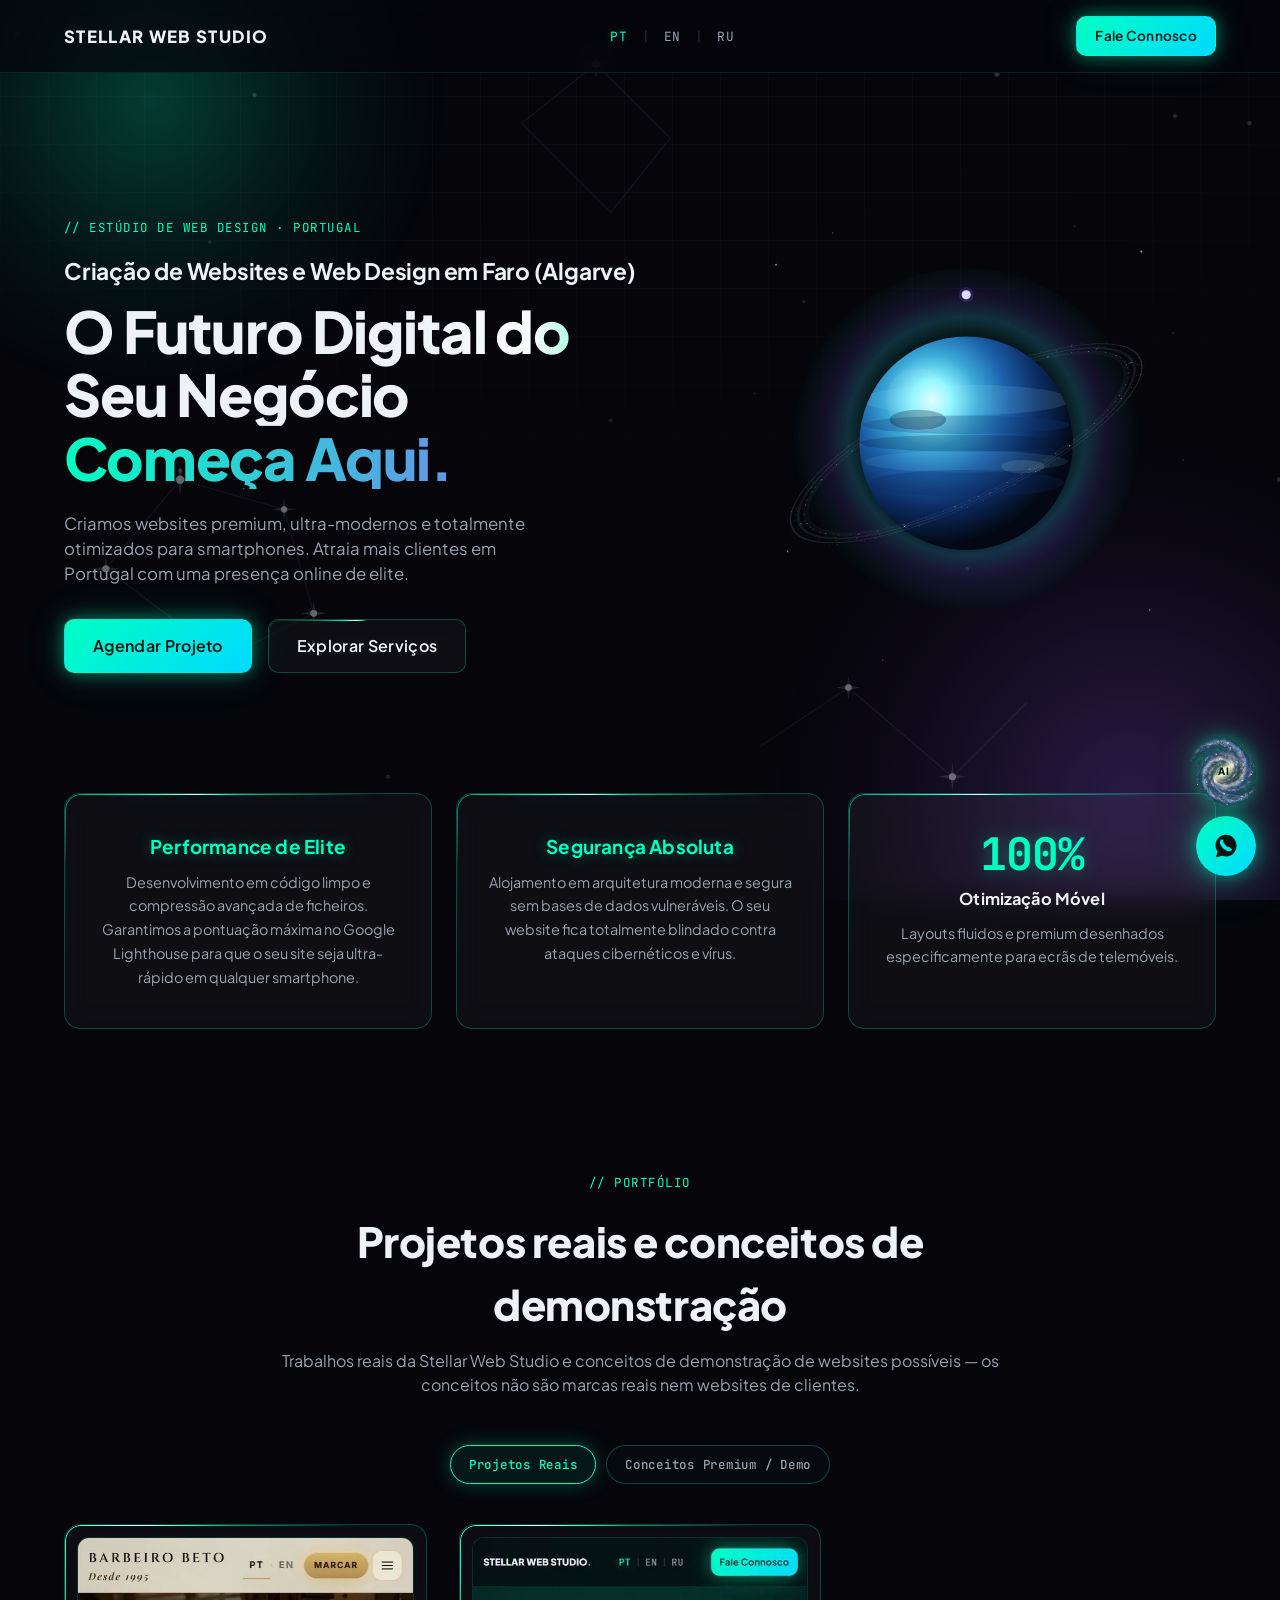
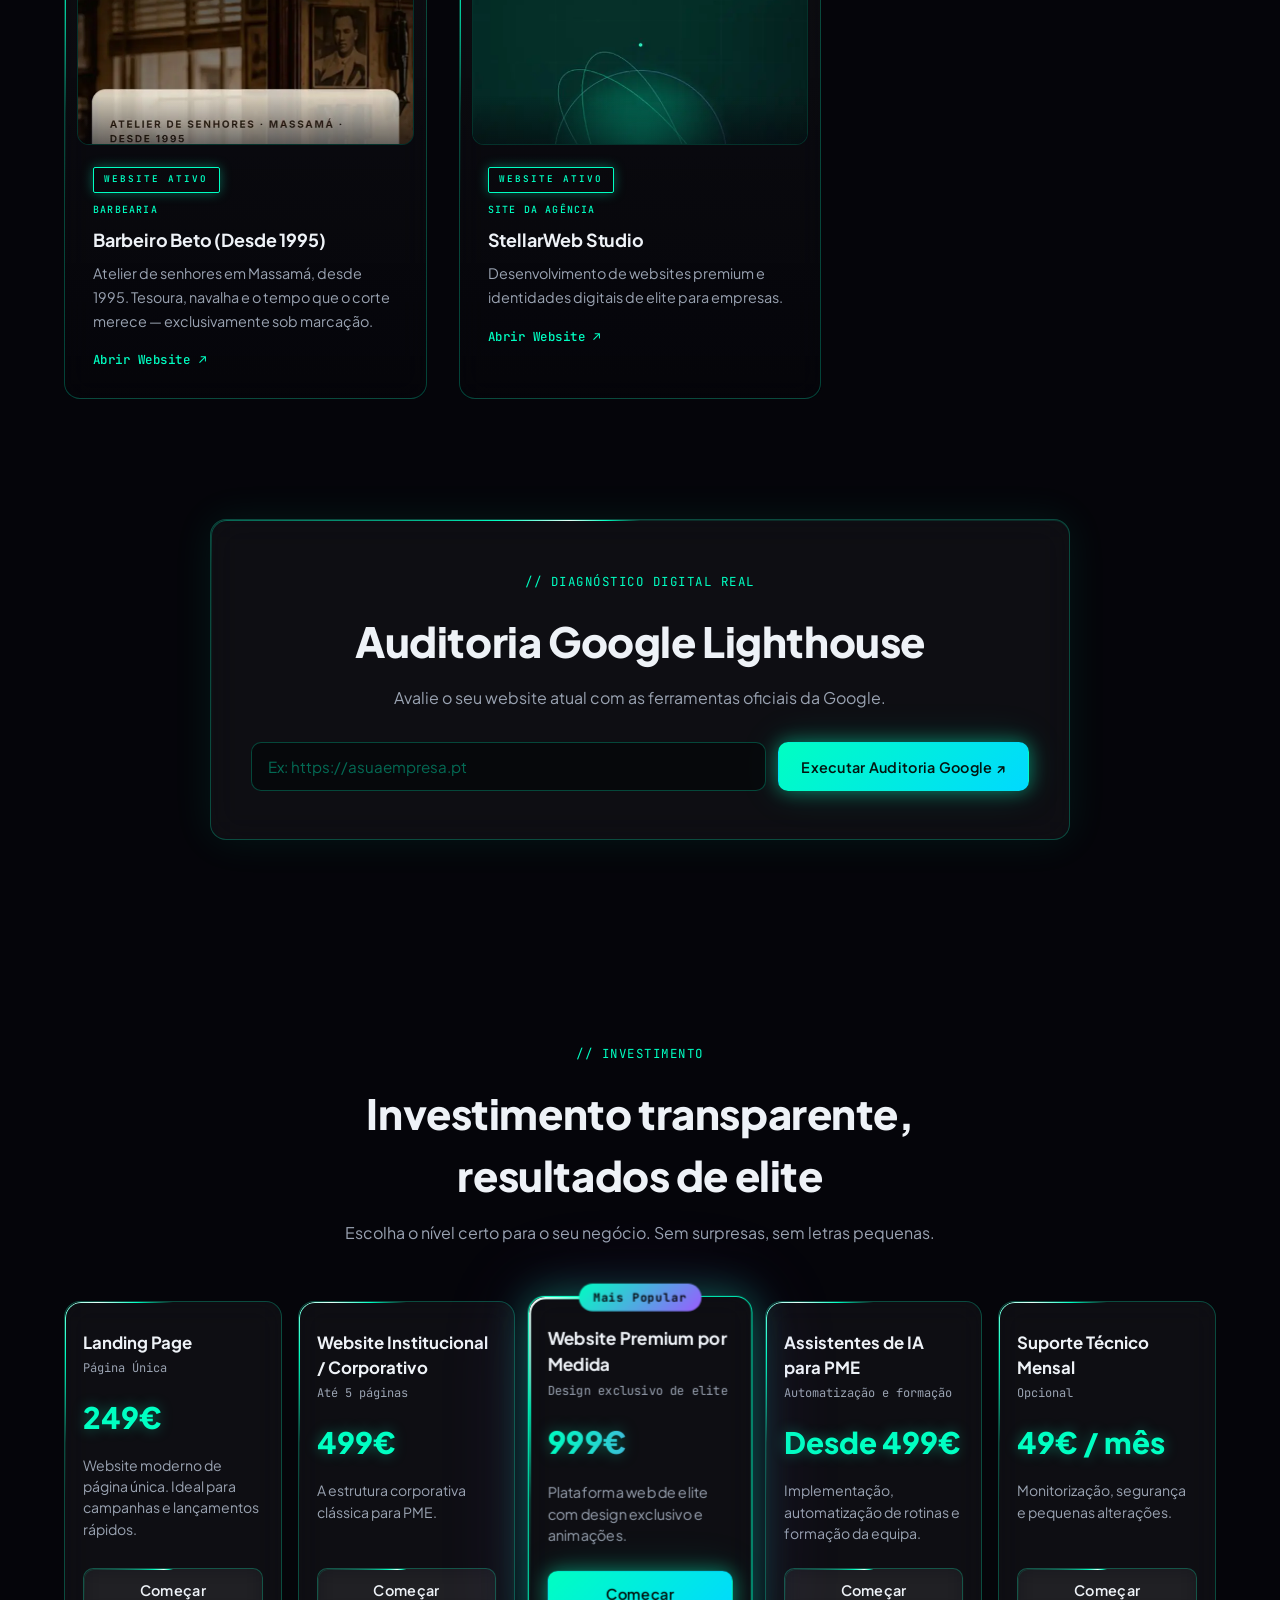
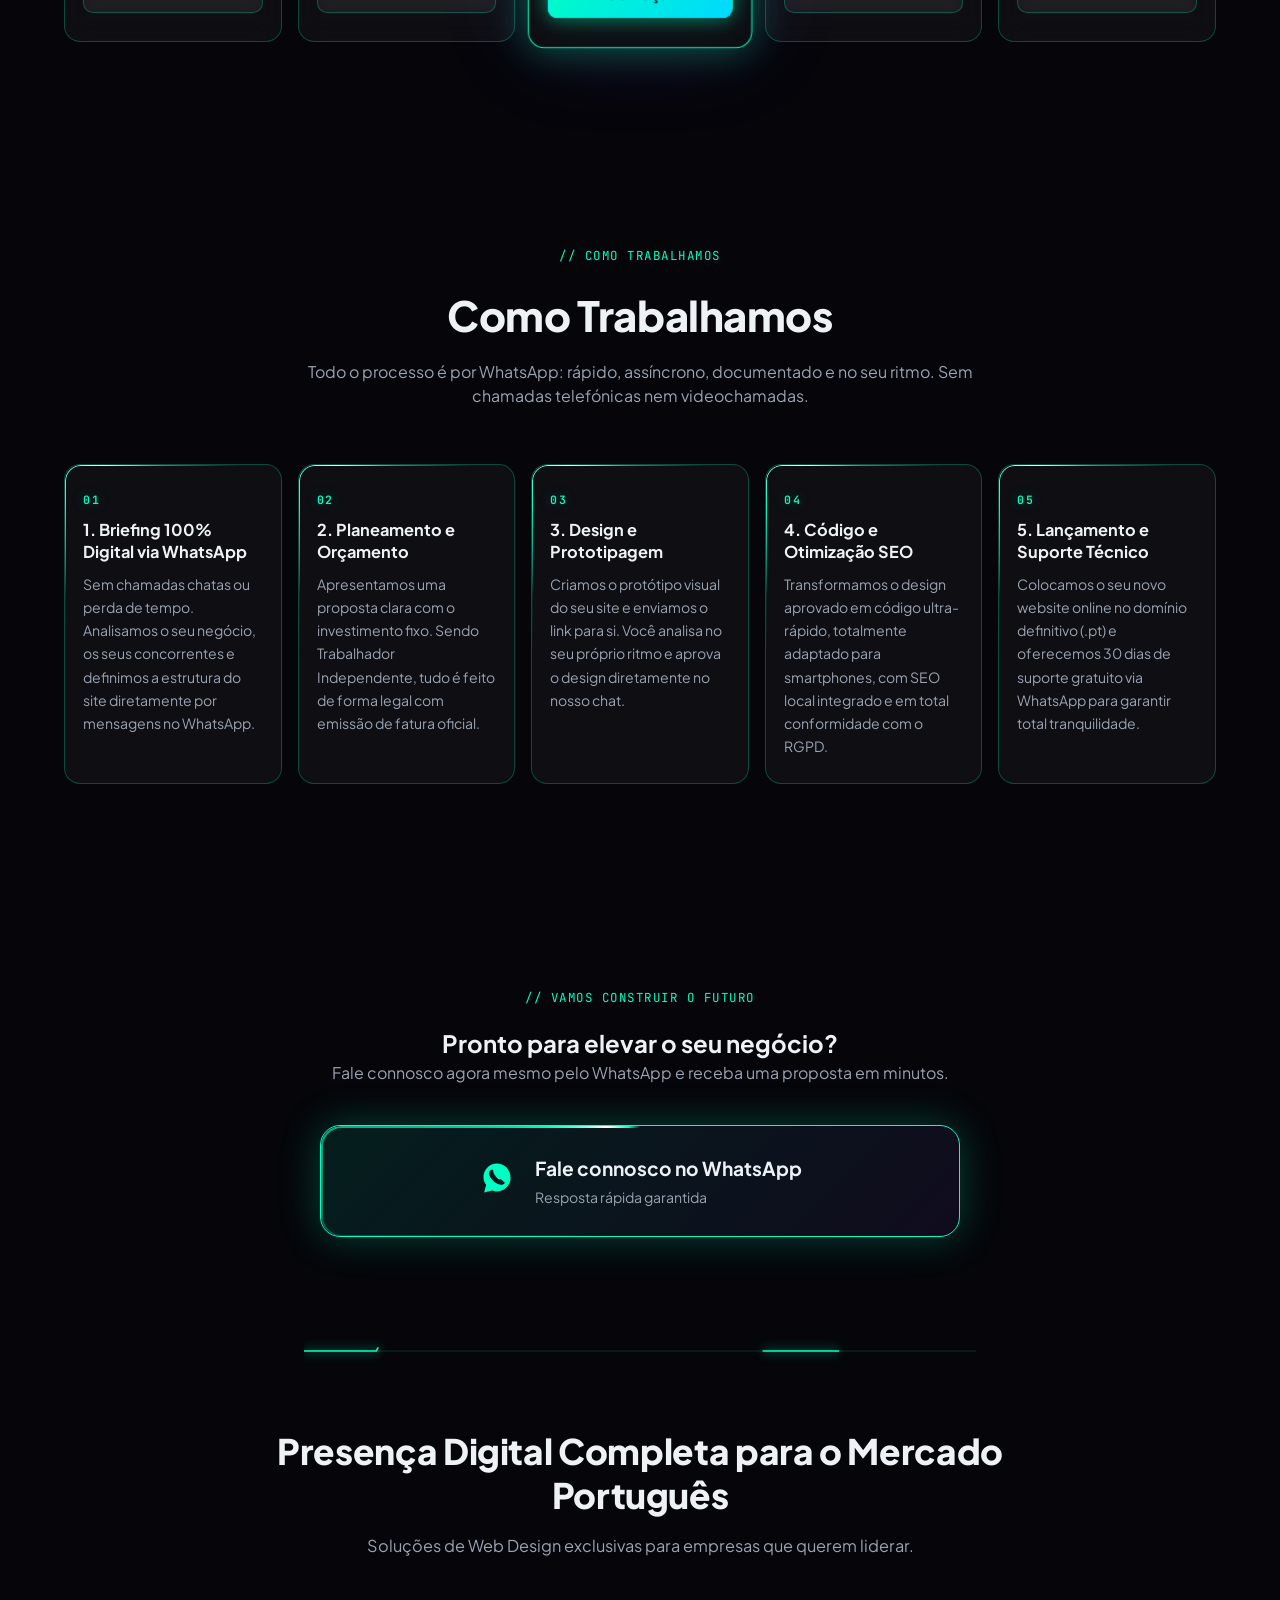
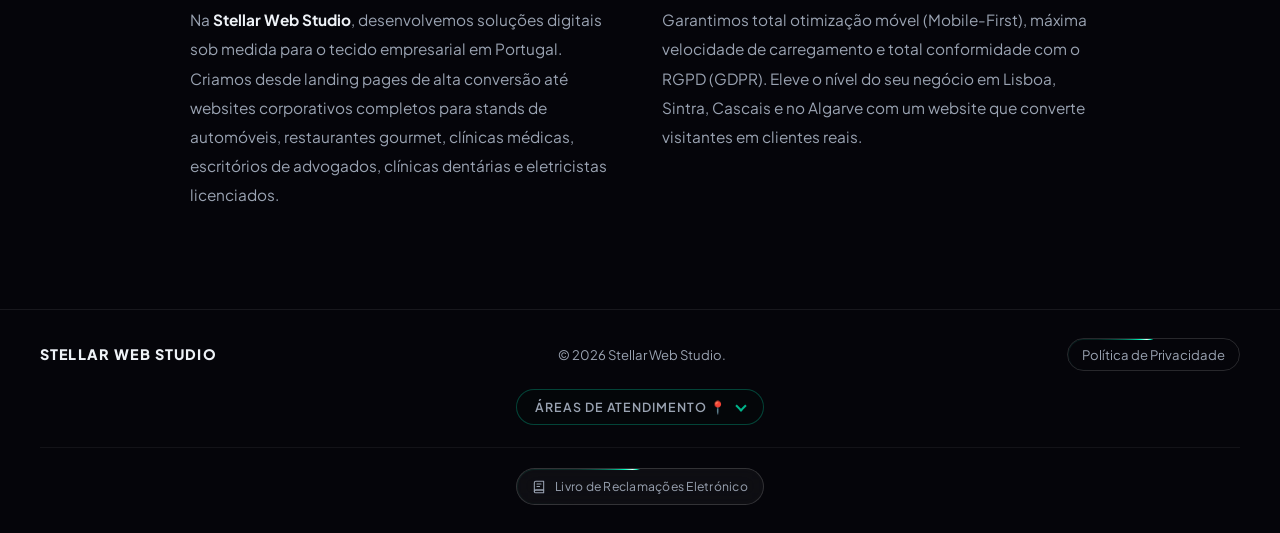
<file: faro.html>
<!doctype html>
<html lang="pt-PT">
<head>
<meta charset="UTF-8" />
<meta name="viewport" content="width=device-width, initial-scale=1.0, viewport-fit=cover" />
<!-- Google tag (gtag.js) -->
<script async src="https://www.googletagmanager.com/gtag/js?id=G-GVJ3VXN6C8"></script>
<script>
  window.dataLayer = window.dataLayer || [];
  function gtag(){dataLayer.push(arguments);}
  gtag('js', new Date());
  gtag('config', 'G-GVJ3VXN6C8');
</script>
<title>Criação de Websites Profissionais em Faro | Stellar Web</title>
<meta name="description" content="Criamos websites premium, ultra-rápidos e otimizados para telemóveis em Faro e Algarve. Agência de Web Design de elite. Peça o seu orçamento!" />
<meta name="keywords" content="criação de websites faro, web design faro, web design algarve, criar site faro, agência web design portugal" />
<meta name="author" content="Vadym Minzilevskyi, Stellar Web Studio" />
<meta name="robots" content="index, follow" />
<meta name="google-site-verification" content="y5CZDhuUU19NnIF5j6mVTyw2W411XEZMlFec-QQuRfY" />
<meta name="trustpilot-one-time-domain-verification-id" content="6d7c94dc-8987-4c91-999b-635d4a3bf441" />
<meta name="theme-color" content="#05050A" />
<link rel="canonical" href="https://stellarweb.pt/faro" />
<link rel="icon" href="/assets/favicon.svg" type="image/svg+xml" />
<link rel="apple-touch-icon" href="/assets/favicon.svg" />

<meta property="og:type" content="website" />
<meta property="og:site_name" content="Stellar Web Studio" />
<meta property="og:locale" content="pt_PT" />
<meta property="og:title" content="Criação de Websites Profissionais em Faro | Stellar Web" />
<meta property="og:description" content="Criamos websites premium, ultra-rápidos e otimizados para telemóveis em Faro e Algarve. Agência de Web Design de elite. Peça o seu orçamento!" />
<meta property="og:url" content="https://stellarweb.pt/faro" />
<meta property="og:image" content="https://stellarweb.pt/assets/og-image.png" />
<meta property="og:image:type" content="image/png" />
<meta name="twitter:card" content="summary_large_image" />
<meta name="twitter:title" content="Criação de Websites Profissionais em Faro | Stellar Web" />
<meta name="twitter:description" content="Criamos websites premium, ultra-rápidos e otimizados para telemóveis em Faro e Algarve. Agência de Web Design de elite. Peça o seu orçamento!" />
<meta name="twitter:image" content="https://stellarweb.pt/assets/og-image.png" />

<link rel="preconnect" href="https://fonts.googleapis.com">
<link rel="preconnect" href="https://fonts.gstatic.com" crossorigin>
<link rel="stylesheet" href="https://fonts.googleapis.com/css2?family=Plus+Jakarta+Sans:wght@400;500;600;700;800&family=JetBrains+Mono:wght@400;500&display=swap" media="print" onload="this.onload=null;this.media='all'">
<link rel="stylesheet" href="/styles.css" />
<link rel="stylesheet" href="/fx.css" media="(min-width: 768px)">
<noscript>
  <link rel="stylesheet" href="https://fonts.googleapis.com/css2?family=Plus+Jakarta+Sans:wght@400;500;600;700;800&family=JetBrains+Mono:wght@400;500&display=swap">
  <link rel="stylesheet" href="/fx.css" media="(min-width: 768px)">
</noscript>
<script type="application/ld+json">
{
  "@context": "https://schema.org",
  "@type": "ProfessionalService",
  "name": "Stellar Web Studio",
  "alternateName": "StellarWeb Studio",
  "image": "https://stellarweb.pt/assets/logo.png",
  "logo": "https://stellarweb.pt/assets/logo.png",
  "url": "https://stellarweb.pt",
  "inLanguage": "pt-PT",
  "telephone": "+351937260282",
  "priceRange": "€€",
  "description": "Criamos websites premium, ultra-rápidos e otimizados para telemóveis em Faro e Algarve. Agência de Web Design de elite. Peça o seu orçamento!",
  "founder": {
    "@type": "Person",
    "name": "Vadym Minzilevskyi"
  },
  "taxID": "310300118",
  "areaServed": {
    "@type": "City",
    "name": "Faro",
    "containedInPlace": {
      "@type": "Country",
      "name": "Portugal"
    }
  },
  "availableLanguage": ["Portuguese", "English", "Russian"],
  "address": {
    "@type": "PostalAddress",
    "addressLocality": "Faro",
    "addressRegion": "Faro",
    "addressCountry": "PT"
  },
  "geo": {
    "@type": "GeoCoordinates",
    "latitude": "38.7562",
    "longitude": "-9.2831"
  },
  "openingHoursSpecification": {
    "@type": "OpeningHoursSpecification",
    "dayOfWeek": [
      "Monday",
      "Tuesday",
      "Wednesday",
      "Thursday",
      "Friday",
      "Saturday",
      "Sunday"
    ],
    "opens": "09:00",
    "closes": "19:00"
  }
}
</script>
</head>
<body>

<div class="bg-fx" aria-hidden="true">
  <div class="glow glow-cyan"></div>
  <div class="glow glow-purple"></div>
  <div class="grid-overlay"></div>
  <div class="sky-map" aria-hidden="true" focusable="false"></div>
</div>

<header class="navbar" id="navbar">
  <div class="nav-inner">
    <a href="/" class="brand">STELLAR WEB STUDIO</a>
    <nav class="lang-switch" aria-label="Language switch">
      <button class="lang-btn active" data-lang="pt">PT</button>
      <span class="lang-sep">|</span>
      <button class="lang-btn" data-lang="en">EN</button>
      <span class="lang-sep">|</span>
      <button class="lang-btn" data-lang="ru">RU</button>
    </nav>
    <a href="#contact" class="btn btn-neon nav-cta" data-i18n="nav.cta">Fale Connosco</a>
  </div>
</header>

<main id="top">

  <!-- HERO -->
  <section class="hero">
    <div class="hero-inner">
      <span class="eyebrow" data-i18n="hero.eyebrow">// ESTÚDIO DE WEB DESIGN · PORTUGAL</span>
      <h1 class="hero-seo">Criação de Websites e Web Design em Faro (Algarve)</h1>
      <h2 class="hero-title">
        <span class="title-sheen" data-i18n="hero.title1">O Futuro Digital do Seu Negócio</span>
        <span class="text-gradient" data-i18n="hero.title2">Começa Aqui.</span>
      </h2>
      <p class="hero-sub" data-i18n="hero.sub">Criamos websites premium, ultra-modernos e totalmente otimizados para smartphones. Atraia mais clientes em Portugal com uma presença online de elite.</p>
      <div class="hero-actions">
        <a href="#contact" class="btn btn-neon btn-lg" data-i18n="hero.cta1">Agendar Projeto</a>
        <a href="#portfolio" class="btn btn-ghost btn-lg" data-i18n="hero.cta2">Explorar Serviços</a>
      </div>
    </div>
    <div class="hero-visual" aria-hidden="true">
      <svg class="data-orb" viewBox="0 0 600 600" fill="none" xmlns="http://www.w3.org/2000/svg" overflow="visible" aria-hidden="true" focusable="false" role="presentation">
        <defs>
          <radialGradient id="neptuneLit" cx="34%" cy="30%" r="68%">
            <stop offset="0%" stop-color="#e7fffd"/>
            <stop offset="14%" stop-color="#8ef6ff"/>
            <stop offset="32%" stop-color="#3aa8d6"/>
            <stop offset="52%" stop-color="#1b5fa8"/>
            <stop offset="74%" stop-color="#0c2b62"/>
            <stop offset="100%" stop-color="#030814"/>
          </radialGradient>
          <radialGradient id="neptuneAura" cx="50%" cy="48%" r="50%">
            <stop offset="52%" stop-color="#00ffc2" stop-opacity="0"/>
            <stop offset="68%" stop-color="#3ecbff" stop-opacity="0.22"/>
            <stop offset="82%" stop-color="#7a5cff" stop-opacity="0.12"/>
            <stop offset="100%" stop-color="#00ffc2" stop-opacity="0"/>
          </radialGradient>
          <clipPath id="planetClip">
            <circle cx="300" cy="300" r="128"/>
          </clipPath>
          <clipPath id="ringBack">
            <rect x="0" y="0" width="600" height="300"/>
          </clipPath>
          <clipPath id="ringFront">
            <rect x="0" y="300" width="600" height="300"/>
          </clipPath>
          <g id="ringDebrisBits">
            <circle class="ring-dust" r="212" fill="none" stroke="#9aa8c7" stroke-width="8" opacity="0.05"/>
            <circle class="ring-dust" r="222" fill="none" stroke="#c8fff8" stroke-width="4" opacity="0.08"/>
            <circle class="ring-dust" r="232" fill="none" stroke="#e8fbff" stroke-width="2" opacity="0.12"/>
            <circle class="ring-dash" r="214" fill="none" stroke="#f4ffff" stroke-width="1.4" opacity="0.55" stroke-dasharray="1.2 11 0.6 18 2.4 14 0.8 22"/>
            <circle class="ring-dash d2" r="226" fill="none" stroke="#d7e7ff" stroke-width="1.1" opacity="0.42" stroke-dasharray="0.7 16 1.8 12 0.5 24 1.3 19"/>
            <circle class="ring-dash d3" r="236" fill="none" stroke="#c8fff8" stroke-width="0.9" opacity="0.38" stroke-dasharray="0.5 20 1.4 15 0.8 26"/>
            <ellipse cx="220" cy="0" rx="2.4" ry="0.7" fill="#f4ffff" opacity="0.9" transform="rotate(18 220 0)"/>
            <ellipse cx="190.5" cy="110" rx="1.6" ry="0.5" fill="#c8fff8" opacity="0.75" transform="rotate(48 190.5 110)"/>
            <ellipse cx="110" cy="190.5" rx="2.1" ry="0.6" fill="#ffffff" opacity="0.82" transform="rotate(72 110 190.5)"/>
            <ellipse cx="0" cy="220" rx="1.2" ry="1.2" fill="#b8c4d8" opacity="0.5"/>
            <ellipse cx="-110" cy="190.5" rx="2.5" ry="0.65" fill="#e8fbff" opacity="0.88" transform="rotate(128 -110 190.5)"/>
            <ellipse cx="-190.5" cy="110" rx="1.4" ry="0.45" fill="#d7e7ff" opacity="0.62" transform="rotate(152 -190.5 110)"/>
            <ellipse cx="-220" cy="0" rx="2.0" ry="0.55" fill="#f4ffff" opacity="0.8" transform="rotate(188 -220 0)"/>
            <ellipse cx="-190.5" cy="-110" rx="1.1" ry="1.1" fill="#9aa8c7" opacity="0.48"/>
            <ellipse cx="-110" cy="-190.5" rx="2.3" ry="0.6" fill="#ffffff" opacity="0.86" transform="rotate(248 -110 -190.5)"/>
            <ellipse cx="0" cy="-220" rx="1.7" ry="0.5" fill="#c8fff8" opacity="0.72" transform="rotate(272 0 -220)"/>
            <ellipse cx="110" cy="-190.5" rx="1.3" ry="0.45" fill="#e8fbff" opacity="0.7" transform="rotate(302 110 -190.5)"/>
            <ellipse cx="190.5" cy="-110" rx="2.2" ry="0.58" fill="#f4ffff" opacity="0.84" transform="rotate(332 190.5 -110)"/>
            <ellipse cx="224.1" cy="60" rx="0.7" ry="0.7" fill="#ffffff" opacity="0.7"/>
            <ellipse cx="60" cy="224.1" rx="1.85" ry="0.5" fill="#c8fff8" opacity="0.68" transform="rotate(98 60 224.1)"/>
            <ellipse cx="-164" cy="164" rx="0.55" ry="0.55" fill="#e8fbff" opacity="0.6"/>
            <ellipse cx="-224.1" cy="-60" rx="1.5" ry="0.45" fill="#d7e7ff" opacity="0.58" transform="rotate(208 -224.1 -60)"/>
            <ellipse cx="-60" cy="-224.1" rx="0.65" ry="0.65" fill="#ffffff" opacity="0.55"/>
            <ellipse cx="164" cy="-164" rx="1.9" ry="0.52" fill="#e8fbff" opacity="0.74" transform="rotate(318 164 -164)"/>
          </g>
        </defs>

        <g class="starfield">
          <circle class="star-twinkle" cx="72" cy="86" r="1.1" fill="#eef7ff" opacity="0.55"/>
          <circle class="star-twinkle s2" cx="140" cy="48" r="0.8" fill="#c8fff8" opacity="0.4"/>
          <circle class="star-twinkle s3" cx="510" cy="70" r="1.2" fill="#ffffff" opacity="0.65"/>
          <circle class="star-twinkle" cx="548" cy="168" r="0.7" fill="#b8d4ff" opacity="0.45"/>
          <circle class="star-twinkle s2" cx="86" cy="430" r="0.9" fill="#ffffff" opacity="0.5"/>
          <circle class="star-twinkle s3" cx="46" cy="240" r="0.6" fill="#00ffc2" opacity="0.35"/>
          <circle class="star-twinkle" cx="520" cy="500" r="1" fill="#e8fbff" opacity="0.5"/>
          <circle class="star-twinkle s2" cx="430" cy="40" r="0.7" fill="#9b5cff" opacity="0.45"/>
          <circle class="star-twinkle s3" cx="200" cy="560" r="0.8" fill="#ffffff" opacity="0.4"/>
          <circle class="star-twinkle" cx="560" cy="320" r="0.6" fill="#c8fff8" opacity="0.5"/>
        </g>

        <circle class="neptune-glow" cx="300" cy="300" r="210" fill="url(#neptuneAura)"/>

        <g class="neptune-rings neptune-rings-back">
          <g clip-path="url(#ringBack)">
            <g transform="translate(300 300) rotate(-26) scale(1 0.30)">
              <g class="ring-debris">
                <rect x="-240" y="-240" width="480" height="480" fill="none"/>
                <use href="#ringDebrisBits"/>
                <g class="ring-mobile-gleam">
                  <circle r="218" fill="none" stroke="#f7ffff" stroke-width="3.2" opacity="0.9" stroke-dasharray="3.4 7 1.1 12 5 9"/>
                  <circle r="228" fill="none" stroke="#c8fff8" stroke-width="2.2" opacity="0.7" stroke-dasharray="1.6 10 3.2 14 0.8 18"/>
                  <circle r="236" fill="none" stroke="#00ffc2" stroke-width="1.4" opacity="0.45" stroke-dasharray="0.8 16 2.4 11"/>
                </g>
              </g>
            </g>
          </g>
        </g>

        <g class="neptune-moon" transform-origin="300px 300px">
          <circle cx="300" cy="122" r="5.5" fill="#e7f4ff"/>
          <circle cx="298" cy="120" r="2" fill="#ffffff" opacity="0.7"/>
          <circle cx="300" cy="122" r="9" fill="#9b5cff" opacity="0.18"/>
        </g>

        <circle cx="300" cy="300" r="128" fill="url(#neptuneLit)"/>
        <g clip-path="url(#planetClip)" class="neptune-clouds">
          <ellipse cx="300" cy="248" rx="126" ry="18" fill="#9fe9ff" opacity="0.12"/>
          <ellipse cx="300" cy="278" rx="124" ry="11" fill="#14386f" opacity="0.28"/>
          <ellipse cx="300" cy="300" rx="128" ry="10" fill="#06152e" opacity="0.22"/>
          <ellipse cx="300" cy="322" rx="122" ry="13" fill="#7fdfff" opacity="0.1"/>
          <ellipse cx="300" cy="348" rx="118" ry="16" fill="#0d2a58" opacity="0.26"/>
          <ellipse cx="242" cy="272" rx="34" ry="12" fill="#07122c" opacity="0.32"/>
          <ellipse cx="368" cy="328" rx="26" ry="8" fill="#cfffff" opacity="0.12"/>
        </g>
        <circle cx="242" cy="248" r="38" fill="#ffffff" opacity="0.05"/>

        <g class="neptune-rings neptune-rings-front">
          <g clip-path="url(#ringFront)">
            <g transform="translate(300 300) rotate(-26) scale(1 0.30)">
              <g class="ring-debris">
                <rect x="-240" y="-240" width="480" height="480" fill="none"/>
                <use href="#ringDebrisBits"/>
                <g class="ring-mobile-gleam">
                  <circle r="218" fill="none" stroke="#f7ffff" stroke-width="3.2" opacity="0.9" stroke-dasharray="3.4 7 1.1 12 5 9"/>
                  <circle r="228" fill="none" stroke="#c8fff8" stroke-width="2.2" opacity="0.7" stroke-dasharray="1.6 10 3.2 14 0.8 18"/>
                  <circle r="236" fill="none" stroke="#00ffc2" stroke-width="1.4" opacity="0.45" stroke-dasharray="0.8 16 2.4 11"/>
                </g>
              </g>
            </g>
          </g>
        </g>
      </svg>
    </div>
  </section>

  <!-- METRICS -->
  <section class="metrics">
    <div class="grid-metrics">
      <article class="card metric-card">
        <h3 class="metric-label" data-i18n="metrics.m1.label">Performance de Elite</h3>
        <p class="metric-sub" data-i18n="metrics.m1.sub">Desenvolvimento em código limpo e compressão avançada de ficheiros. Garantimos a pontuação máxima no Google Lighthouse para que o seu site seja ultra-rápido em qualquer smartphone.</p>
      </article>
      <article class="card metric-card">
        <h3 class="metric-label" data-i18n="metrics.m2.label">Segurança Absoluta</h3>
        <p class="metric-sub" data-i18n="metrics.m2.sub">Alojamento em arquitetura moderna e segura sem bases de dados vulneráveis. O seu website fica totalmente blindado contra ataques cibernéticos e vírus.</p>
      </article>
      <article class="card metric-card">
        <span class="metric-num">100%</span>
        <span class="metric-label" data-i18n="metrics.m3.label">Otimização Móvel</span>
        <p class="metric-sub" data-i18n="metrics.m3.sub">Layouts fluidos e premium desenhados especificamente para ecrãs de telemóveis.</p>
      </article>
    </div>
  </section>

  <!-- PORTFOLIO -->
  <section class="section" id="portfolio">
    <div class="section-head">
      <span class="eyebrow" data-i18n="portfolio.eyebrow">// PORTFÓLIO</span>
      <h2 data-i18n="portfolio.title">Projetos reais e conceitos de demonstração</h2>
      <p class="section-sub" data-i18n="portfolio.sub">Trabalhos reais da Stellar Web Studio e conceitos de demonstração de websites possíveis — os conceitos não são marcas reais nem websites de clientes.</p>
    </div>
    <div class="portfolio-tabs" role="tablist" data-i18n-label="portfolio.tabs.aria" aria-label="Filtro do portfólio">
      <button type="button" class="portfolio-tab is-active" role="tab" id="portfolioTabLive" aria-selected="true" aria-controls="portfolioGrid" data-filter="live" data-i18n="portfolio.tab.live">Projetos Reais</button>
      <button type="button" class="portfolio-tab" role="tab" id="portfolioTabDemo" aria-selected="false" aria-controls="portfolioGrid" data-filter="demo" data-i18n="portfolio.tab.demo">Conceitos Premium / Demo</button>
    </div>
    <div class="portfolio-clip" id="portfolioClip">
      <div class="grid-portfolio" id="portfolioGrid">
      <article class="group card portfolio-card portfolio-card-live" data-kind="live">
        <div class="preview-stage" aria-hidden="true">
          <picture>
            <source type="image/webp" srcset="/images/portfolio/barber.webp" />
            <img class="preview-scrollshot" src="/images/portfolio/barber.jpg" alt="Website premium para barbearia em Faro - Stellar Web Studio" width="640" height="5146" loading="lazy" decoding="async" draggable="false" />
          </picture>
        </div>
        <a href="https://barbeirobeto.netlify.app/" target="_blank" rel="noopener noreferrer" class="portfolio-card-link">
        <div class="portfolio-body">
          <span class="portfolio-badge portfolio-badge-live" data-i18n="portfolio.badge.live">WEBSITE ATIVO</span>
          <span class="portfolio-category" data-i18n="portfolio.card1.category">BARBEARIA</span>
          <h3 data-i18n="portfolio.card1.title">Barbeiro Beto (Desde 1995)</h3>
          <p data-i18n="portfolio.card1.desc">Atelier de senhores em Massamá, desde 1995. Tesoura, navalha e o tempo que o corte merece — exclusivamente sob marcação.</p>
          <span class="portfolio-cta"><span data-i18n="portfolio.tag.live">Abrir Website</span><span class="portfolio-cta-arrow" aria-hidden="true">↗</span></span>
        </div>
        </a>
      </article>
      <article class="group card portfolio-card" data-kind="demo">
        <div class="preview-stage" aria-hidden="true">
          <picture>
            <source type="image/webp" srcset="/images/portfolio/clinic.webp" />
            <img class="preview-scrollshot" src="/images/portfolio/clinic.jpg" alt="Website premium para clínica médica familiar em Faro - Stellar Web Studio" width="640" height="5146" loading="lazy" decoding="async" draggable="false" />
          </picture>
        </div>
        <a href="https://clinicamedica121.netlify.app/" target="_blank" rel="noopener noreferrer" class="portfolio-card-link">
        <div class="portfolio-body">
          <span class="portfolio-badge" data-i18n="portfolio.badge">DEMO · CONCEITO</span>
          <span class="portfolio-category" data-i18n="portfolio.card2.category">CLÍNICA MÉDICA</span>
          <h3 data-i18n="portfolio.card2.title">Sávia — Clínica Médica Familiar</h3>
          <p data-i18n="portfolio.card2.desc">Clínica privada de medicina familiar no Saldanha. Tempo, discrição e rigor suíço para famílias de Lisboa e Cascais.</p>
          <span class="portfolio-cta"><span data-i18n="portfolio.tag.demo">Abrir Demonstração</span><span class="portfolio-cta-arrow" aria-hidden="true">↗</span></span>
        </div>
        </a>
      </article>
      <article class="group card portfolio-card" data-kind="demo">
        <div class="preview-stage" aria-hidden="true">
          <picture>
            <source type="image/webp" srcset="/images/portfolio/construction.webp" />
            <img class="preview-scrollshot" src="/images/portfolio/construction.jpg" alt="Website premium para construção de luxo em Faro - Stellar Web Studio" width="640" height="3893" loading="lazy" decoding="async" draggable="false" />
          </picture>
        </div>
        <a href="https://acabamento121.netlify.app/" target="_blank" rel="noopener noreferrer" class="portfolio-card-link">
        <div class="portfolio-body">
          <span class="portfolio-badge" data-i18n="portfolio.badge">DEMO · CONCEITO</span>
          <span class="portfolio-category" data-i18n="portfolio.card3.category">CONSTRUÇÃO DE LUXO</span>
          <h3 data-i18n="portfolio.card3.title">Áurea Construções &amp; Atelier</h3>
          <p data-i18n="portfolio.card3.desc">Atelier de obra de autor em Lisboa, Cascais e Sintra. Estuque veneziano genuíno, acabamentos de alta costura e garantia de 5 anos.</p>
          <span class="portfolio-cta"><span data-i18n="portfolio.tag.demo">Abrir Demonstração</span><span class="portfolio-cta-arrow" aria-hidden="true">↗</span></span>
        </div>
        </a>
      </article>
      <article class="group card portfolio-card" data-kind="demo">
        <div class="preview-stage" aria-hidden="true">
          <picture>
            <source type="image/webp" srcset="/images/portfolio/law.webp" />
            <img class="preview-scrollshot" src="/images/portfolio/law.jpg" alt="Website premium para sociedade de advogados em Faro - Stellar Web Studio" width="640" height="3893" loading="lazy" decoding="async" draggable="false" />
          </picture>
        </div>
        <a href="https://advogada121.netlify.app/" target="_blank" rel="noopener noreferrer" class="portfolio-card-link">
        <div class="portfolio-body">
          <span class="portfolio-badge" data-i18n="portfolio.badge">DEMO · CONCEITO</span>
          <span class="portfolio-category" data-i18n="portfolio.card4.category">SOCIEDADE DE ADVOGADOS</span>
          <h3 data-i18n="portfolio.card4.title">Áurea &amp; Associados</h3>
          <p data-i18n="portfolio.card4.desc">Sociedade de advogados na Avenida da Liberdade. Direito Imobiliário e Relocalização.</p>
          <span class="portfolio-cta"><span data-i18n="portfolio.tag.demo">Abrir Demonstração</span><span class="portfolio-cta-arrow" aria-hidden="true">↗</span></span>
        </div>
        </a>
      </article>
      <article class="group card portfolio-card" data-kind="demo">
        <div class="preview-stage" aria-hidden="true">
          <picture>
            <source type="image/webp" srcset="/images/portfolio/dental.webp" />
            <img class="preview-scrollshot" src="/images/portfolio/dental.jpg" alt="Website premium para clínica de estética dentária em Faro - Stellar Web Studio" width="640" height="5146" loading="lazy" decoding="async" draggable="false" />
          </picture>
        </div>
        <a href="https://dentaria.netlify.app/" target="_blank" rel="noopener noreferrer" class="portfolio-card-link">
        <div class="portfolio-body">
          <span class="portfolio-badge" data-i18n="portfolio.badge">DEMO · CONCEITO</span>
          <span class="portfolio-category" data-i18n="portfolio.card5.category">CLÍNICA DENTÁRIA</span>
          <h3 data-i18n="portfolio.card5.title">AUREA Estética Dentária</h3>
          <p data-i18n="portfolio.card5.desc">Estética dentária de alta precisão na Avenida da Liberdade — rápido, intuitivo e sem complicações.</p>
          <span class="portfolio-cta"><span data-i18n="portfolio.tag.demo">Abrir Demonstração</span><span class="portfolio-cta-arrow" aria-hidden="true">↗</span></span>
        </div>
        </a>
      </article>
      <article class="group card portfolio-card" data-kind="demo">
        <div class="preview-stage" aria-hidden="true">
          <picture>
            <source type="image/webp" srcset="/images/portfolio/rental.webp" />
            <img class="preview-scrollshot" src="/images/portfolio/rental.jpg" alt="Website de luxo para aluguer de carros em Faro - Stellar Web Studio" width="640" height="3893" loading="lazy" decoding="async" draggable="false" />
          </picture>
        </div>
        <a href="https://rentcar121.netlify.app/" target="_blank" rel="noopener noreferrer" class="portfolio-card-link">
        <div class="portfolio-body">
          <span class="portfolio-badge" data-i18n="portfolio.badge">DEMO · CONCEITO</span>
          <span class="portfolio-category" data-i18n="portfolio.card6.category">ALUGUER DE SUPERDESPORTIVOS</span>
          <h3 data-i18n="portfolio.card6.title">Rent-a-Car Premium</h3>
          <p data-i18n="portfolio.card6.desc">Superdesportivos de excepção com entrega VIP na Marina de Cascais e no Aeroporto de Lisboa. Porsche, Ferrari, Lamborghini.</p>
          <span class="portfolio-cta"><span data-i18n="portfolio.tag.demo">Abrir Demonstração</span><span class="portfolio-cta-arrow" aria-hidden="true">↗</span></span>
        </div>
        </a>
      </article>
      <article class="group card portfolio-card" data-kind="demo">
        <div class="preview-stage" aria-hidden="true">
          <picture>
            <source type="image/webp" srcset="/images/portfolio/restaurant.webp" />
            <img class="preview-scrollshot" src="/images/portfolio/restaurant.jpg" alt="Website premium para restaurante de alta cozinha em Faro - Stellar Web Studio" width="640" height="3893" loading="lazy" decoding="async" draggable="false" />
          </picture>
        </div>
        <a href="https://restaurants121.netlify.app/" target="_blank" rel="noopener noreferrer" class="portfolio-card-link">
        <div class="portfolio-body">
          <span class="portfolio-badge" data-i18n="portfolio.badge">DEMO · CONCEITO</span>
          <span class="portfolio-category" data-i18n="portfolio.card7.category">RESTAURANTE DE ALTA COZINHA</span>
          <h3 data-i18n="portfolio.card7.title">Áurea — Alta Cozinha</h3>
          <p data-i18n="portfolio.card7.desc">Palácio contemporâneo da mesa portuguesa e gastronomia atlântica no Chiado.</p>
          <span class="portfolio-cta"><span data-i18n="portfolio.tag.demo">Abrir Demonstração</span><span class="portfolio-cta-arrow" aria-hidden="true">↗</span></span>
        </div>
        </a>
      </article>
      <article class="group card portfolio-card portfolio-card-live" data-kind="live">
        <div class="preview-stage" aria-hidden="true">
          <picture>
            <source type="image/webp" srcset="/images/portfolio/studio.webp" />
            <img class="preview-scrollshot" src="/images/portfolio/studio.jpg" alt="Website da agência Stellar Web Studio em Faro" width="640" height="5146" loading="lazy" decoding="async" draggable="false" />
          </picture>
        </div>
        <a href="#top" class="portfolio-card-link">
        <div class="portfolio-body">
          <span class="portfolio-badge portfolio-badge-live" data-i18n="portfolio.badge.live">WEBSITE ATIVO</span>
          <span class="portfolio-category" data-i18n="portfolio.card8.category">SITE DA AGÊNCIA</span>
          <h3 data-i18n="portfolio.card8.title">StellarWeb Studio</h3>
          <p data-i18n="portfolio.card8.desc">Desenvolvimento de websites premium e identidades digitais de elite para empresas.</p>
          <span class="portfolio-cta"><span data-i18n="portfolio.tag.live">Abrir Website</span><span class="portfolio-cta-arrow" aria-hidden="true">↗</span></span>
        </div>
        </a>
      </article>
      </div>
    </div>
    <button type="button" class="portfolio-more" id="portfolioMore" hidden aria-expanded="false" aria-controls="portfolioClip">
      <span class="portfolio-more-more" data-i18n="portfolio.more">Ver mais projetos</span>
      <span class="portfolio-more-less" data-i18n="portfolio.less">Ver menos projetos</span>
      <span class="portfolio-more-arrow" aria-hidden="true">⬇</span>
    </button>
  </section>

  <section class="section audit" id="audit">
    <div class="audit-block">
      <div class="section-head audit-head">
        <span class="eyebrow" data-i18n="audit.eyebrow">// DIAGNÓSTICO DIGITAL REAL</span>
        <h2 data-i18n="audit.title">Auditoria Google Lighthouse</h2>
        <p class="section-sub" data-i18n="audit.sub">Avalie o seu website atual com as ferramentas oficiais da Google.</p>
      </div>

      <form class="audit-form" id="auditForm">
        <label class="sr-only" for="auditUrl" data-i18n="audit.label">URL do website</label>
        <input id="auditUrl" class="audit-input" type="text" inputmode="url" autocomplete="url" placeholder="Ex: https://asuaempresa.pt" data-i18n-placeholder="audit.placeholder" />
        <button type="submit" class="btn btn-neon" id="auditSubmit" data-i18n="audit.cta">Executar Auditoria Google ↗</button>
      </form>

      <p class="audit-inline-error" id="auditInlineError" hidden></p>

      <div class="audit-loader" id="auditLoader" hidden>
        <div class="audit-pct" id="auditPct">0%</div>
        <div class="audit-pct-track" aria-hidden="true"><span class="audit-pct-fill" id="auditPctFill"></span></div>
        <p class="audit-log" id="auditLog" data-i18n="audit.loading">A invocar servidores da Google Lighthouse...</p>
      </div>

      <div class="audit-error" id="auditError" hidden>
        <p id="auditErrorText"></p>
        <button type="button" class="btn btn-ghost" id="auditRetry" data-i18n="audit.retry">Tentar novamente</button>
        <a class="btn btn-neon" href="https://wa.me/351937260282" target="_blank" rel="noopener" data-i18n="contact.wa.title">Fale connosco no WhatsApp</a>
      </div>

      <div class="audit-results" id="auditResults" hidden>
        <p class="audit-tested" id="auditTested"></p>
        <div class="audit-gauges">
          <article class="audit-gauge is-open" data-cat="performance" role="button" tabindex="0" aria-expanded="true" aria-controls="audit-panel-performance">
            <div class="audit-ring-wrap">
              <svg viewBox="0 0 100 100" aria-hidden="true">
                <circle class="audit-ring-bg" cx="50" cy="50" r="42"></circle>
                <circle class="audit-ring" cx="50" cy="50" r="42"></circle>
              </svg>
              <span class="audit-score" id="auditScorePerformance">—</span>
            </div>
            <span class="audit-gauge-label" data-i18n="audit.score.perf">Desempenho</span>
          </article>
          <article class="audit-gauge" data-cat="accessibility" role="button" tabindex="0" aria-expanded="false" aria-controls="audit-panel-accessibility">
            <div class="audit-ring-wrap">
              <svg viewBox="0 0 100 100" aria-hidden="true">
                <circle class="audit-ring-bg" cx="50" cy="50" r="42"></circle>
                <circle class="audit-ring" cx="50" cy="50" r="42"></circle>
              </svg>
              <span class="audit-score" id="auditScoreAccessibility">—</span>
            </div>
            <span class="audit-gauge-label" data-i18n="audit.score.a11y">Acessibilidade</span>
          </article>
          <article class="audit-gauge" data-cat="best-practices" role="button" tabindex="0" aria-expanded="false" aria-controls="audit-panel-best-practices">
            <div class="audit-ring-wrap">
              <svg viewBox="0 0 100 100" aria-hidden="true">
                <circle class="audit-ring-bg" cx="50" cy="50" r="42"></circle>
                <circle class="audit-ring" cx="50" cy="50" r="42"></circle>
              </svg>
              <span class="audit-score" id="auditScoreBestPractices">—</span>
            </div>
            <span class="audit-gauge-label" data-i18n="audit.score.bp">Boas Práticas</span>
          </article>
          <article class="audit-gauge" data-cat="seo" role="button" tabindex="0" aria-expanded="false" aria-controls="audit-panel-seo">
            <div class="audit-ring-wrap">
              <svg viewBox="0 0 100 100" aria-hidden="true">
                <circle class="audit-ring-bg" cx="50" cy="50" r="42"></circle>
                <circle class="audit-ring" cx="50" cy="50" r="42"></circle>
              </svg>
              <span class="audit-score" id="auditScoreSeo">—</span>
            </div>
            <span class="audit-gauge-label" data-i18n="audit.score.seo">SEO</span>
          </article>
        </div>
        <div class="audit-accordions" id="auditAccordions">
          <div class="audit-acc is-open" data-cat="performance">
            <button type="button" class="audit-acc-trigger" id="auditAccPerf" aria-expanded="true" aria-controls="audit-panel-performance">
              <span data-i18n="audit.score.perf">Desempenho</span>
              <span class="audit-acc-chevron" aria-hidden="true"></span>
            </button>
            <div class="audit-acc-panel" id="audit-panel-performance" role="region" aria-labelledby="auditAccPerf">
              <div class="audit-acc-panel-inner">
                <p class="audit-acc-fact">
                  <strong data-i18n="audit.meaning">O que significa</strong>
                  <span data-i18n="audit.explain.perf.meaning">Velocidade e agilidade do site.</span>
                </p>
                <p class="audit-acc-fact">
                  <strong data-i18n="audit.business">Para o seu negócio</strong>
                  <span data-i18n="audit.explain.perf.business">Se o seu site demorar mais de 3 segundos a carregar, 50% dos utilizadores desistem. Um site lento faz com que perca clientes e deite dinheiro fora em publicidade (Facebook/Google Ads). O nosso objetivo é colocar o seu site a carregar em menos de 1 segundo.</span>
                </p>
              </div>
            </div>
          </div>
          <div class="audit-acc" data-cat="accessibility">
            <button type="button" class="audit-acc-trigger" id="auditAccA11y" aria-expanded="false" aria-controls="audit-panel-accessibility">
              <span data-i18n="audit.score.a11y">Acessibilidade</span>
              <span class="audit-acc-chevron" aria-hidden="true"></span>
            </button>
            <div class="audit-acc-panel" id="audit-panel-accessibility" role="region" aria-labelledby="auditAccA11y">
              <div class="audit-acc-panel-inner">
                <p class="audit-acc-fact">
                  <strong data-i18n="audit.meaning">O que significa</strong>
                  <span data-i18n="audit.explain.a11y.meaning">Facilidade de uso para todos os utilizadores.</span>
                </p>
                <p class="audit-acc-fact">
                  <strong data-i18n="audit.business">Para o seu negócio</strong>
                  <span data-i18n="audit.explain.a11y.business">Garante que qualquer pessoa (incluindo idosos ou clientes no telemóvel sob luz solar intensa) consegue ler o seu menu e contactá-lo facilmente. Além disso, evita problemas legais, pois a União Europeia penaliza sites que não cumprem as normas de acessibilidade.</span>
                </p>
              </div>
            </div>
          </div>
          <div class="audit-acc" data-cat="best-practices">
            <button type="button" class="audit-acc-trigger" id="auditAccBp" aria-expanded="false" aria-controls="audit-panel-best-practices">
              <span data-i18n="audit.score.bp">Boas Práticas</span>
              <span class="audit-acc-chevron" aria-hidden="true"></span>
            </button>
            <div class="audit-acc-panel" id="audit-panel-best-practices" role="region" aria-labelledby="auditAccBp">
              <div class="audit-acc-panel-inner">
                <p class="audit-acc-fact">
                  <strong data-i18n="audit.meaning">O que significa</strong>
                  <span data-i18n="audit.explain.bp.meaning">Segurança, estabilidade e conformidade.</span>
                </p>
                <p class="audit-acc-fact">
                  <strong data-i18n="audit.business">Para o seu negócio</strong>
                  <span data-i18n="audit.explain.bp.business">Protege o seu site contra falhas e ataques. Se esta nota for baixa, o Google Chrome pode exibir um aviso aos seus clientes: "Este site não é seguro". Isto destrói instantaneamente a confiança na sua empresa.</span>
                </p>
              </div>
            </div>
          </div>
          <div class="audit-acc" data-cat="seo">
            <button type="button" class="audit-acc-trigger" id="auditAccSeo" aria-expanded="false" aria-controls="audit-panel-seo">
              <span data-i18n="audit.score.seo">SEO</span>
              <span class="audit-acc-chevron" aria-hidden="true"></span>
            </button>
            <div class="audit-acc-panel" id="audit-panel-seo" role="region" aria-labelledby="auditAccSeo">
              <div class="audit-acc-panel-inner">
                <p class="audit-acc-fact">
                  <strong data-i18n="audit.meaning">O que significa</strong>
                  <span data-i18n="audit.explain.seo.meaning">Visibilidade do seu site no Google.</span>
                </p>
                <p class="audit-acc-fact">
                  <strong data-i18n="audit.business">Para o seu negócio</strong>
                  <span data-i18n="audit.explain.seo.business">Uma nota baixa significa que o Google esconde o seu site. Os clientes em Portugal pesquisam pelos seus serviços, mas só encontram os seus concorrentes. Corrigir o SEO traz-lhe clientes orgânicos e totalmente gratuitos todos os dias.</span>
                </p>
              </div>
            </div>
          </div>
        </div>
        <div class="audit-cta-box">
          <p data-i18n="audit.insight">A Google identificou oportunidades de melhoria no seu código. Para receber uma análise interpretada por um especialista e o plano de correção técnica, fale connosco.</p>
          <a class="btn btn-neon btn-lg audit-wa" id="auditWa" href="https://wa.me/351937260282?text=Ol%C3%A1%2C%20quero%20o%20plano%20de%20corre%C3%A7%C3%A3o%20t%C3%A9cnica%20gr%C3%A1tis." target="_blank" rel="noopener" data-i18n="audit.wa">Receber Plano de Correção Técnica Grátis</a>
        </div>
        <button type="button" class="btn btn-ghost audit-again" id="auditAgain" data-i18n="audit.again">Nova auditoria</button>
      </div>
    </div>
  </section>

  <!-- PRICING -->
  <section class="section" id="pricing">
    <div class="section-head">
      <span class="eyebrow" data-i18n="pricing.eyebrow">// INVESTIMENTO</span>
      <h2 data-i18n="pricing.title">Investimento transparente, resultados de elite</h2>
      <p class="section-sub" data-i18n="pricing.sub">Escolha o nível certo para o seu negócio. Sem surpresas, sem letras pequenas.</p>
    </div>
    <div class="grid-pricing">
      <article class="price-card">
        <h3 data-i18n="pricing.p1.name">Landing Page</h3>
        <p class="price-tag-sub" data-i18n="pricing.p1.tag">Página Única</p>
        <div class="price-amount">249€</div>
        <p class="price-desc" data-i18n="pricing.p1.desc">Website moderno de página única. Ideal para campanhas e lançamentos rápidos.</p>
        <a href="#contact" class="btn btn-ghost btn-block" data-i18n="pricing.cta">Começar</a>
      </article>
      <article class="price-card">
        <h3 data-i18n="pricing.p2.name">Website Institucional / Corporativo</h3>
        <p class="price-tag-sub" data-i18n="pricing.p2.tag">Até 5 páginas</p>
        <div class="price-amount">499€</div>
        <p class="price-desc" data-i18n="pricing.p2.desc">A estrutura corporativa clássica para PME.</p>
        <a href="#contact" class="btn btn-ghost btn-block" data-i18n="pricing.cta">Começar</a>
      </article>
      <article class="price-card price-card-featured">
        <div class="featured-tag" data-i18n="pricing.p3.badge">Mais Popular</div>
        <h3 data-i18n="pricing.p3.name">Website Premium por Medida</h3>
        <p class="price-tag-sub" data-i18n="pricing.p3.tag">Design exclusivo de elite</p>
        <div class="price-amount">999€</div>
        <p class="price-desc" data-i18n="pricing.p3.desc">Plataforma web de elite com design exclusivo e animações.</p>
        <a href="#contact" class="btn btn-neon btn-block" data-i18n="pricing.cta">Começar</a>
      </article>
      <article class="price-card">
        <h3 data-i18n="pricing.p4.name">Assistentes de IA para PME</h3>
        <p class="price-tag-sub" data-i18n="pricing.p4.tag">Automatização e formação</p>
        <div class="price-amount" data-i18n="pricing.p4.price">Desde 499€</div>
        <p class="price-desc" data-i18n="pricing.p4.desc">Implementação, automatização de rotinas e formação da equipa.</p>
        <a href="#contact" class="btn btn-ghost btn-block" data-i18n="pricing.cta">Começar</a>
      </article>
      <article class="price-card">
        <h3 data-i18n="pricing.p5.name">Suporte Técnico Mensal</h3>
        <p class="price-tag-sub" data-i18n="pricing.p5.tag">Opcional</p>
        <div class="price-amount" data-i18n="pricing.p5.price">49€ / mês</div>
        <p class="price-desc" data-i18n="pricing.p5.desc">Monitorização, segurança e pequenas alterações.</p>
        <a href="#contact" class="btn btn-ghost btn-block" data-i18n="pricing.cta">Começar</a>
      </article>
    </div>
  </section>

  <!-- WORKFLOW -->
  <section class="section process" id="process">
    <div class="section-head">
      <span class="eyebrow" data-i18n="workflow.eyebrow">// COMO TRABALHAMOS</span>
      <h2 data-i18n="workflow.title">Como Trabalhamos</h2>
      <p class="section-sub" data-i18n="workflow.sub">Todo o processo é por WhatsApp: rápido, assíncrono, documentado e no seu ritmo. Sem chamadas telefónicas nem videochamadas.</p>
    </div>
    <ol class="process-grid">
      <li class="process-card">
        <span class="process-num" aria-hidden="true">01</span>
        <h3 data-i18n="workflow.s1.title">1. Briefing 100% Digital via WhatsApp</h3>
        <p data-i18n="workflow.s1.desc">Sem chamadas chatas ou perda de tempo. Analisamos o seu negócio, os seus concorrentes e definimos a estrutura do site diretamente por mensagens no WhatsApp.</p>
      </li>
      <li class="process-card">
        <span class="process-num" aria-hidden="true">02</span>
        <h3 data-i18n="workflow.s2.title">2. Planeamento e Orçamento</h3>
        <p data-i18n="workflow.s2.desc">Apresentamos uma proposta clara com o investimento fixo. Sendo Trabalhador Independente, tudo é feito de forma legal com emissão de fatura oficial.</p>
      </li>
      <li class="process-card">
        <span class="process-num" aria-hidden="true">03</span>
        <h3 data-i18n="workflow.s3.title">3. Design e Prototipagem</h3>
        <p data-i18n="workflow.s3.desc">Criamos o protótipo visual do seu site e enviamos o link para si. Você analisa no seu próprio ritmo e aprova o design diretamente no nosso chat.</p>
      </li>
      <li class="process-card">
        <span class="process-num" aria-hidden="true">04</span>
        <h3 data-i18n="workflow.s4.title">4. Código e Otimização SEO</h3>
        <p data-i18n="workflow.s4.desc">Transformamos o design aprovado em código ultra-rápido, totalmente adaptado para smartphones, com SEO local integrado e em total conformidade com o RGPD.</p>
      </li>
      <li class="process-card">
        <span class="process-num" aria-hidden="true">05</span>
        <h3 data-i18n="workflow.s5.title">5. Lançamento e Suporte Técnico</h3>
        <p data-i18n="workflow.s5.desc">Colocamos o seu novo website online no domínio definitivo (.pt) e oferecemos 30 dias de suporte gratuito via WhatsApp para garantir total tranquilidade.</p>
      </li>
    </ol>
  </section>

  <!-- CONTACT / FOOTER CTA -->
  <section class="section contact" id="contact">
    <div class="contact-block">
      <span class="eyebrow" data-i18n="contact.eyebrow">// VAMOS CONSTRUIR O FUTURO</span>
      <h2 data-i18n="contact.title">Pronto para elevar o seu negócio?</h2>
      <p class="section-sub" data-i18n="contact.sub">Fale connosco agora mesmo pelo WhatsApp e receba uma proposta em minutos.</p>
      <a href="https://wa.me/351937260282" target="_blank" rel="noopener" class="whatsapp-block">
        <span class="wa-icon">
          <svg viewBox="0 0 32 32" width="36" height="36" fill="currentColor"><path d="M16.004 3C9.373 3 4 8.373 4 15.004c0 2.65.868 5.1 2.338 7.084L4.6 28.999l7.093-1.866a11.94 11.94 0 0 0 4.31.8h.001c6.63 0 12.004-5.373 12.004-12.004C28.008 8.373 22.635 3 16.004 3zm7.02 17.31c-.297.836-1.72 1.598-2.372 1.7-.606.093-1.376.132-2.222-.14-.512-.163-1.17-.38-2.017-.744-3.552-1.533-5.87-5.106-6.05-5.343-.178-.238-1.448-1.926-1.448-3.676s.917-2.61 1.242-2.967c.326-.357.71-.446.947-.446.238 0 .475.002.682.013.219.011.512-.083.802.611.297.71.01 2.383.98 3.35.97.968.968 1.615 1.94 2.583.972.968 1.612 1.94 2.582 1.94.35 0 .38-.001.712-.001.331 0 .535.014.712.014" fill-rule="evenodd"/></svg>
        </span>
        <span class="wa-text">
          <strong data-i18n="contact.wa.title">Fale connosco no WhatsApp</strong>
          <span data-i18n="contact.wa.sub">Resposta rápida garantida</span>
        </span>
      </a>
    </div>
  </section>

  <div class="ecg-wrap" aria-hidden="true">
    <svg class="ecg-svg" viewBox="0 0 800 48" preserveAspectRatio="none">
      <path class="ecg-base" d="M0 24 H800" fill="none" />
      <path class="ecg-path" d="M0 24 H70 L86 24 L94 10 L102 38 L112 6 L122 24 H210 L226 24 L234 10 L242 38 L252 6 L262 24 H350 L366 24 L374 10 L382 38 L392 6 L402 24 H490 L506 24 L514 10 L522 38 L532 6 L542 24 H630 L646 24 L654 10 L662 38 L672 6 L682 24 H800" fill="none" />
    </svg>
  </div>

  <!-- SEO CONTENT -->
  <section class="seo-section" id="about">
    <div class="seo-inner">
      <h2 class="seo-title" data-i18n="seo.title">Presença Digital Completa para o Mercado Português</h2>
      <p class="seo-sub" data-i18n="seo.sub">Soluções de Web Design exclusivas para empresas que querem liderar.</p>
      <div class="seo-body">
        <p data-i18n-html="seo.p1">Na <strong>Stellar Web Studio</strong>, desenvolvemos soluções digitais sob medida para o tecido empresarial em Portugal. Criamos desde landing pages de alta conversão até websites corporativos completos para stands de automóveis, restaurantes gourmet, clínicas médicas, escritórios de advogados, clínicas dentárias e eletricistas licenciados.</p>
        <p data-i18n="seo.p2">Garantimos total otimização móvel (Mobile-First), máxima velocidade de carregamento e total conformidade com o RGPD (GDPR). Eleve o nível do seu negócio em Lisboa, Sintra, Cascais e no Algarve com um website que converte visitantes em clientes reais.</p>
      </div>
    </div>
  </section>

</main>

<div class="sofia-widget" id="sofiaWidget">
  <div class="sofia-panel" id="sofiaPanel" hidden>
    <div class="sofia-head">
      <span class="sofia-avatar" aria-hidden="true">S</span>
      <div class="sofia-head-text">
        <strong data-i18n="chat.name">Sofia</strong>
        <span data-i18n="chat.role">Assistente virtual · Stellar Web Studio</span>
      </div>
      <button type="button" class="sofia-close" id="sofiaClose" data-i18n-label="chat.close" aria-label="Fechar">
        <svg viewBox="0 0 24 24" width="16" height="16" fill="none" stroke="currentColor" stroke-width="2.2" stroke-linecap="round" aria-hidden="true"><path d="M6 6l12 12M18 6 6 18"/></svg>
      </button>
    </div>
    <div class="sofia-log" id="sofiaLog" role="log" aria-live="polite">
      <div class="sofia-msg sofia-msg-bot">
        <p data-i18n="chat.welcome">Olá! Sou a Sofia, assistente virtual da Stellar Web Studio. Como posso ajudar a impulsionar o seu negócio hoje? 🚀</p>
      </div>
      <div class="sofia-quick" id="sofiaQuick">
        <button type="button" class="sofia-quick-btn" data-i18n="chat.quick.website">💻 Quero um website</button>
        <button type="button" class="sofia-quick-btn" data-i18n="chat.quick.ai">🤖 Quero um AI assistant</button>
        <button type="button" class="sofia-quick-btn" data-i18n="chat.quick.prices">💰 Ver preços</button>
        <button type="button" class="sofia-quick-btn" data-i18n="chat.quick.audit">📊 Analisar o meu site</button>
      </div>
    </div>
    <form class="sofia-form" id="sofiaForm">
      <label class="sr-only" for="sofiaInput" data-i18n="chat.placeholder">Escreva a sua mensagem</label>
      <input id="sofiaInput" name="message" type="text" maxlength="1000" autocomplete="off" enterkeyhint="send" inputmode="text" data-i18n-placeholder="chat.placeholder" placeholder="Escreva a sua mensagem" />
      <button type="submit" class="sofia-send" data-i18n-label="chat.send" aria-label="Enviar">
        <svg viewBox="0 0 24 24" width="18" height="18" fill="none" stroke="currentColor" stroke-width="2.2" stroke-linecap="round" stroke-linejoin="round" aria-hidden="true"><path d="M22 2 11 13"/><path d="M22 2 15 22 11 13 2 9z"/></svg>
      </button>
    </form>
  </div>
  <button type="button" class="sofia-bubble" id="sofiaToggle" aria-expanded="false" aria-controls="sofiaPanel" data-i18n-label="chat.aria" aria-label="Abrir assistente Sofia">
    <span class="sofia-planet" aria-hidden="true">
      <img class="sofia-mw-img" src="/assets/sofia-galaxy-btn.png" alt="" width="64" height="64" decoding="async" fetchpriority="low" />
      <span class="sofia-ai-label">AI</span>
    </span>
    <svg class="sofia-icon-close" viewBox="0 0 24 24" width="22" height="22" fill="none" stroke="currentColor" stroke-width="2" stroke-linecap="round" aria-hidden="true"><path d="M6 6l12 12M18 6 6 18"/></svg>
  </button>
</div>

<a href="https://wa.me/351937260282" target="_blank" rel="noopener" class="floating-wa" aria-label="WhatsApp">
  <svg viewBox="0 0 32 32" width="28" height="28" fill="currentColor"><path d="M16.004 3C9.373 3 4 8.373 4 15.004c0 2.65.868 5.1 2.338 7.084L4.6 28.999l7.093-1.866a11.94 11.94 0 0 0 4.31.8h.001c6.63 0 12.004-5.373 12.004-12.004C28.008 8.373 22.635 3 16.004 3zm7.02 17.31c-.297.836-1.72 1.598-2.372 1.7-.606.093-1.376.132-2.222-.14-.512-.163-1.17-.38-2.017-.744-3.552-1.533-5.87-5.106-6.05-5.343-.178-.238-1.448-1.926-1.448-3.676s.917-2.61 1.242-2.967c.326-.357.71-.446.947-.446.238 0 .475.002.682.013.219.011.512-.083.802.611.297.71.01 2.383.98 3.35.97.968.968 1.615 1.94 2.583.972.968 1.612 1.94 2.582 1.94.35 0 .38-.001.712-.001.331 0 .535.014.712.014" fill-rule="evenodd"/></svg>
</a>

<footer class="footer">
  <div class="footer-inner">
    <span class="brand footer-brand">STELLAR WEB STUDIO</span>
    <span class="footer-copy" data-i18n="footer.copy">© 2026 Stellar Web Studio.</span>
    <button type="button" class="footer-privacy" id="privacyLink" data-i18n="footer.privacy">Política de Privacidade</button>
  </div>
  <nav class="footer-cities" aria-label="Áreas de Atendimento">
    <button type="button" class="footer-cities-toggle" id="footerCitiesToggle" aria-expanded="false" aria-controls="footerCitiesPanel">
      <span data-i18n="footer.cities">Áreas de Atendimento 📍</span>
      <span class="footer-cities-chevron" aria-hidden="true"></span>
    </button>
    <div class="footer-cities-panel" id="footerCitiesPanel">
      <div class="footer-cities-panel-inner">
        <div class="footer-cities-grid">
          <a href="/lisboa">Lisboa</a>
          <a href="/cascais">Cascais</a>
          <a href="/oeiras">Oeiras</a>
          <a href="/almada">Almada</a>
          <a href="/porto">Porto</a>
          <a href="/braga">Braga</a>
          <a href="/viseu">Viseu</a>
          <a href="/faro" aria-current="page">Faro</a>
        </div>
      </div>
    </div>
  </nav>
  <div class="footer-legal">
    <a href="https://livroreclamacoes.pt" target="_blank" rel="noopener" class="footer-badge">
      <svg viewBox="0 0 24 24" width="14" height="14" fill="none" stroke="currentColor" stroke-width="1.8" stroke-linecap="round" stroke-linejoin="round" aria-hidden="true"><path d="M4 4.5A2.5 2.5 0 0 1 6.5 2H20v15H6.5A2.5 2.5 0 0 0 4 19.5z"/><path d="M4 19.5A2.5 2.5 0 0 1 6.5 17H20v5H6.5A2.5 2.5 0 0 1 4 19.5z"/><path d="M8.5 7h7M8.5 11h4.5"/></svg>
      <span data-i18n="footer.complaints">Livro de Reclamações Eletrónico</span>
    </a>
  </div>
</footer>

<div class="modal-overlay" id="privacyModal" aria-hidden="true">
  <div class="modal-panel" role="dialog" aria-modal="true" aria-labelledby="privacyModalTitle">
    <button class="modal-close" id="privacyModalClose" data-i18n-label="privacy.close" aria-label="Fechar">&times;</button>
    <h3 id="privacyModalTitle" data-i18n="privacy.title">Política de Privacidade e Proteção de Dados (RGPD)</h3>
    <div class="modal-legal">
      <p class="modal-legal-kicker" data-i18n="privacy.legal.heading">Identificação legal</p>
      <dl class="modal-legal-list">
        <div>
          <dt data-i18n="privacy.legal.name">Responsável</dt>
          <dd>Vadym Minzilevskyi</dd>
        </div>
        <div>
          <dt data-i18n="privacy.legal.status">Estatuto</dt>
          <dd data-i18n="privacy.legal.role">Trabalhador Independente</dd>
        </div>
        <div>
          <dt>NIF</dt>
          <dd>310300118</dd>
        </div>
      </dl>
    </div>
    <div class="modal-body" data-i18n-html="privacy.content"></div>
    <div class="modal-actions">
      <button type="button" class="btn btn-ghost" id="privacyModalDismiss" data-i18n="privacy.close">Fechar</button>
    </div>
  </div>
</div>

<script src="/i18n.js" defer></script>
<script src="/main.js" defer></script>
</body>
</html>
</file>
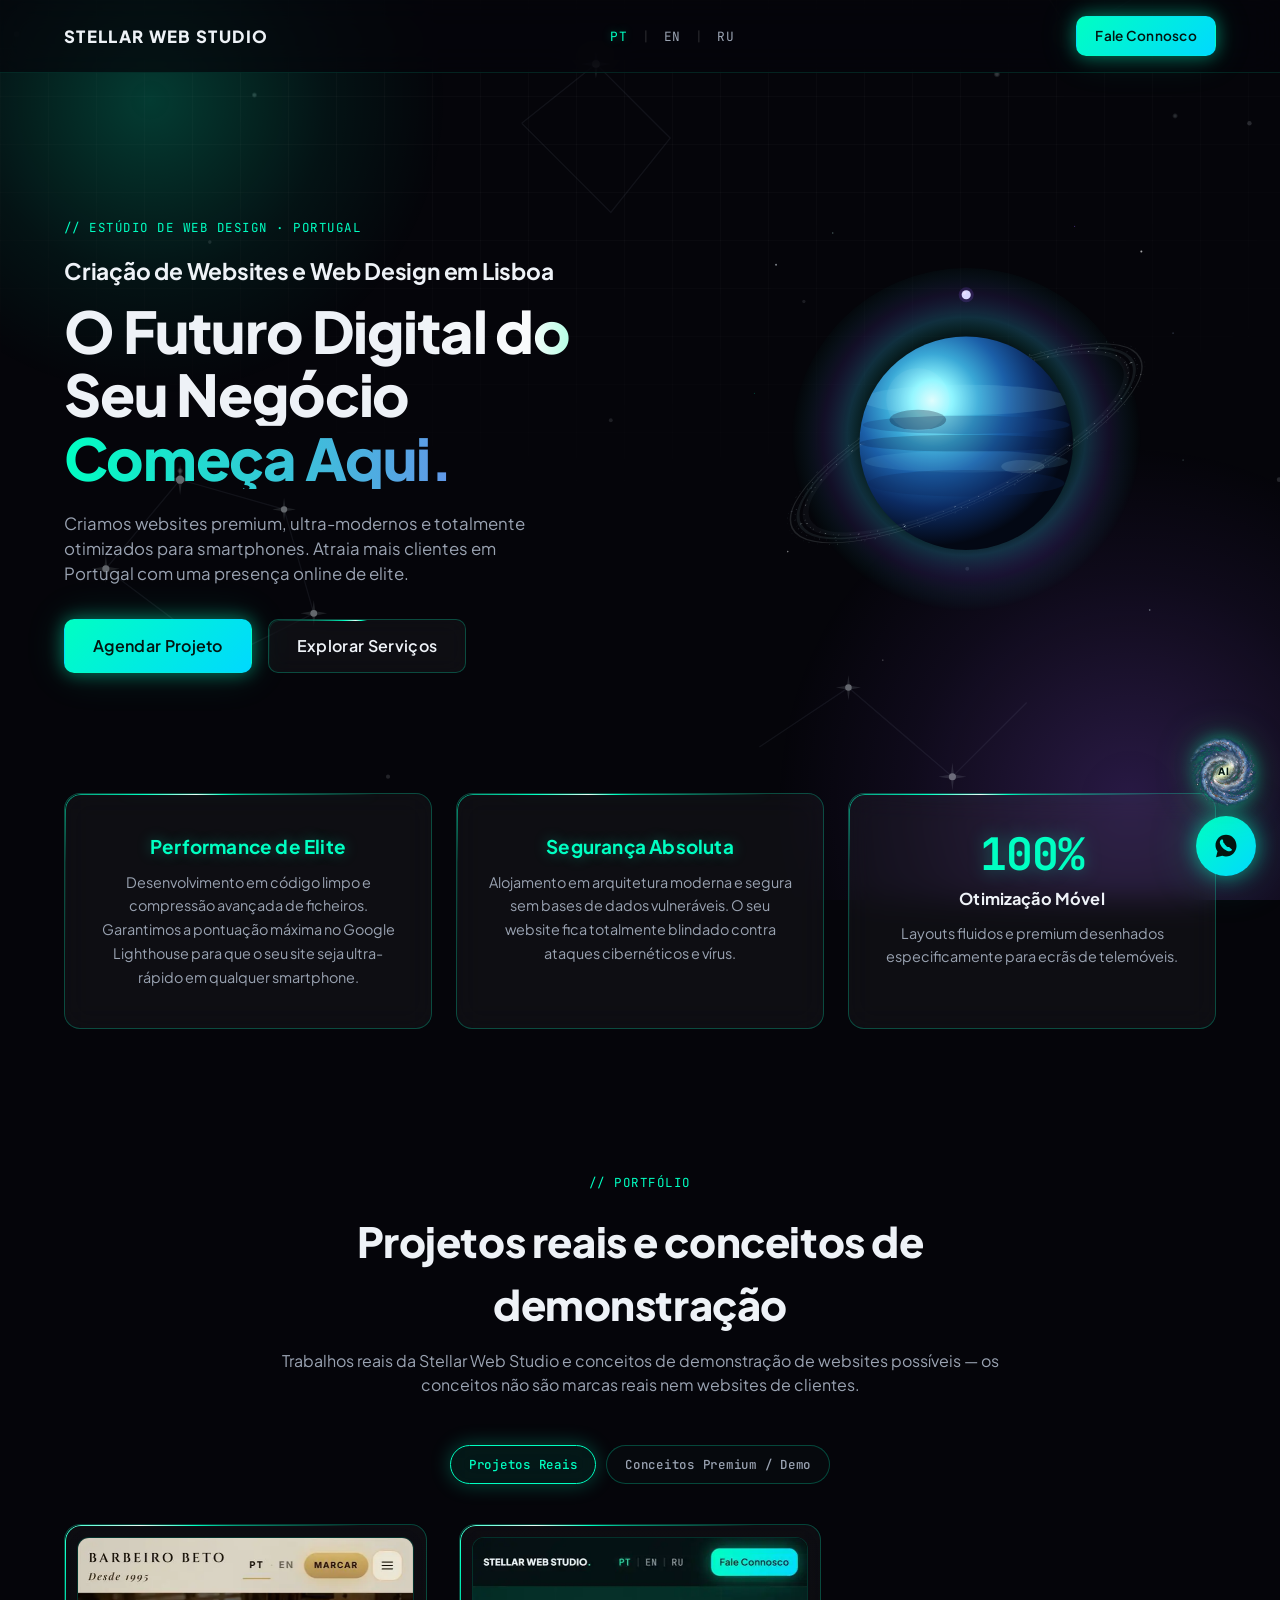
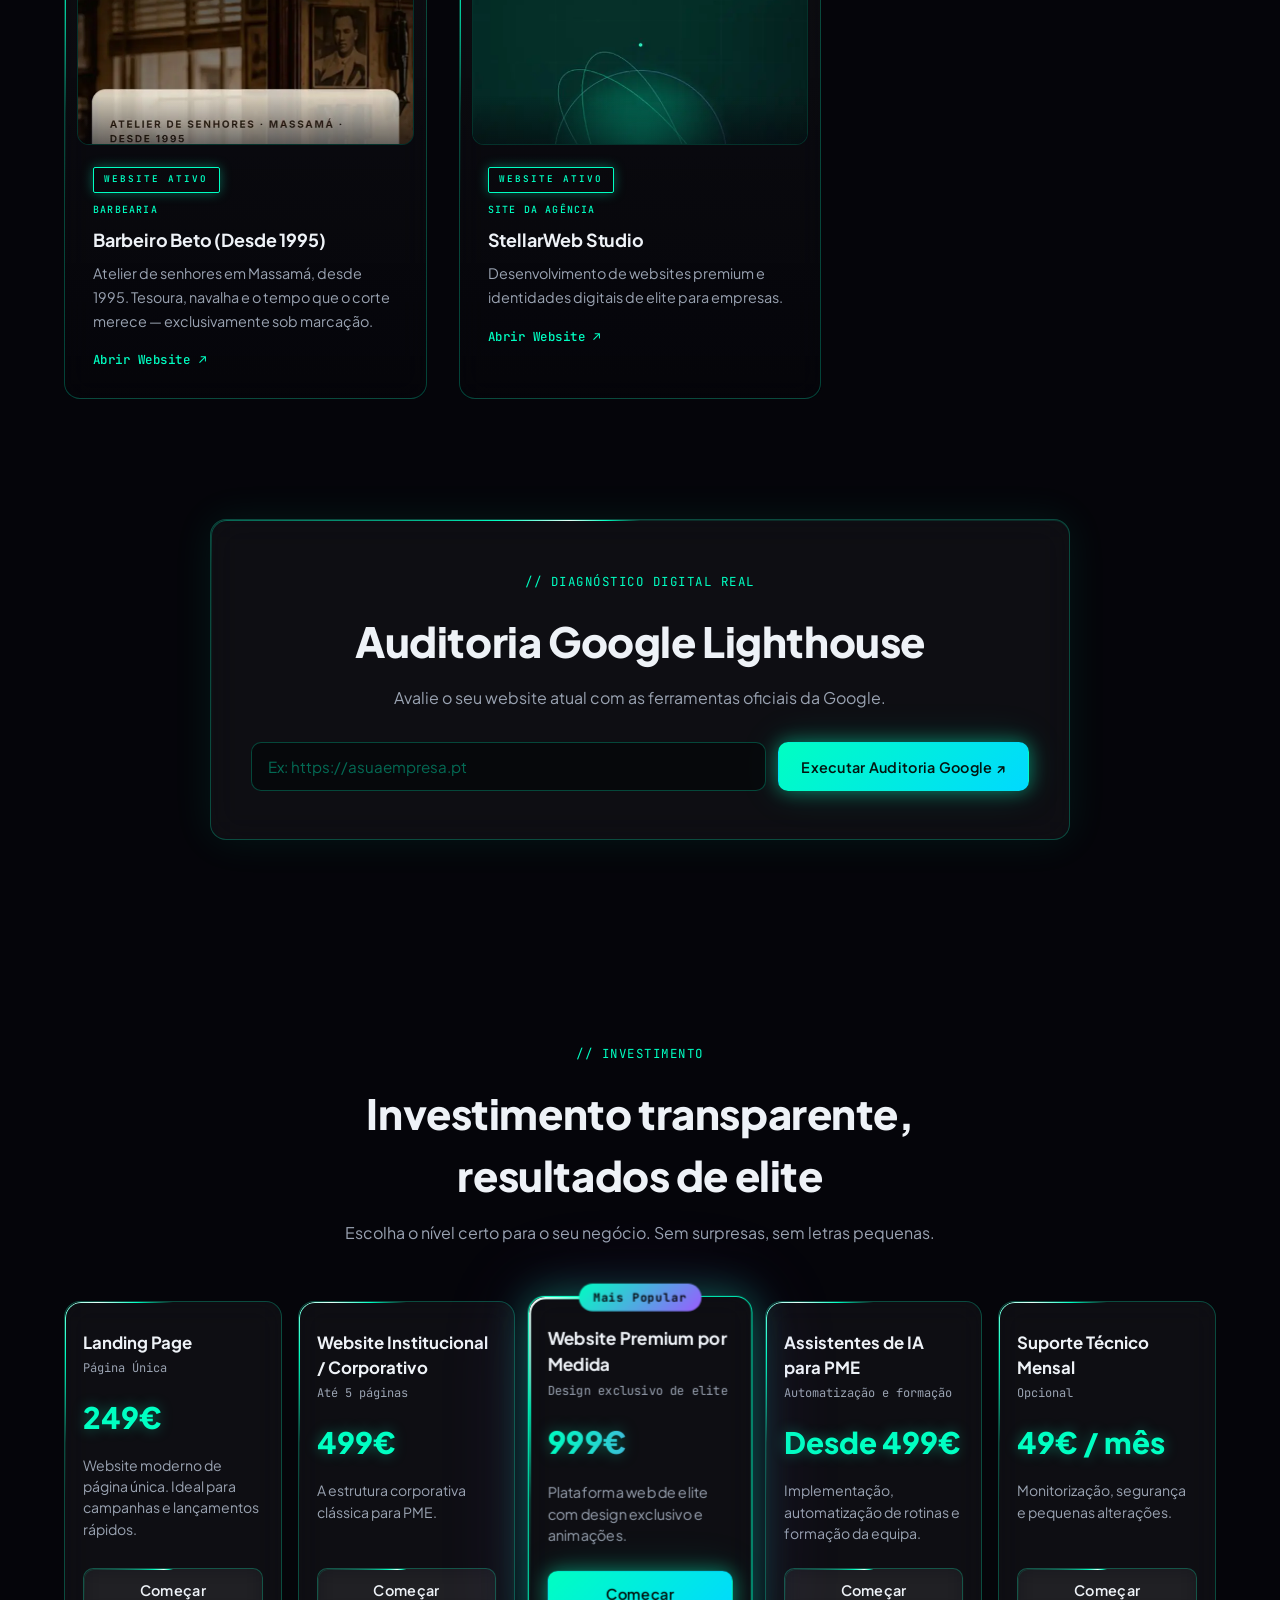
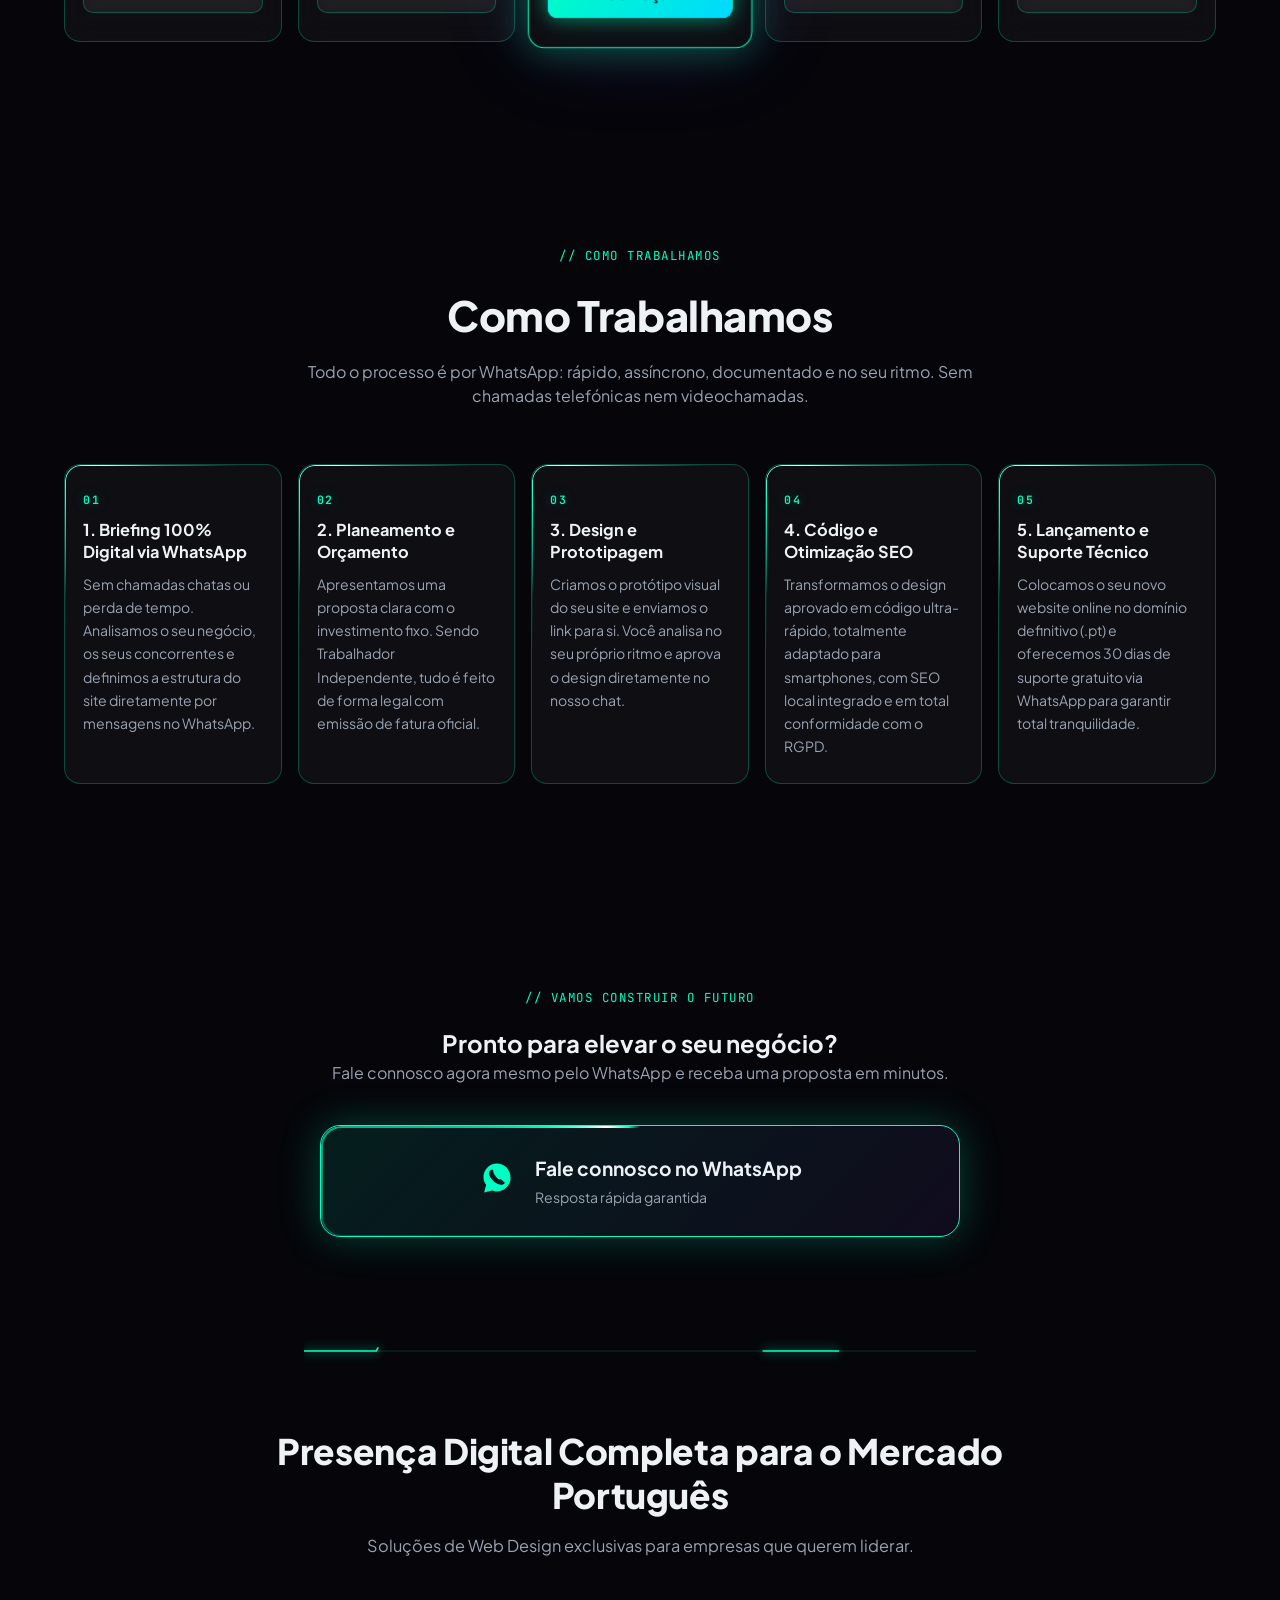
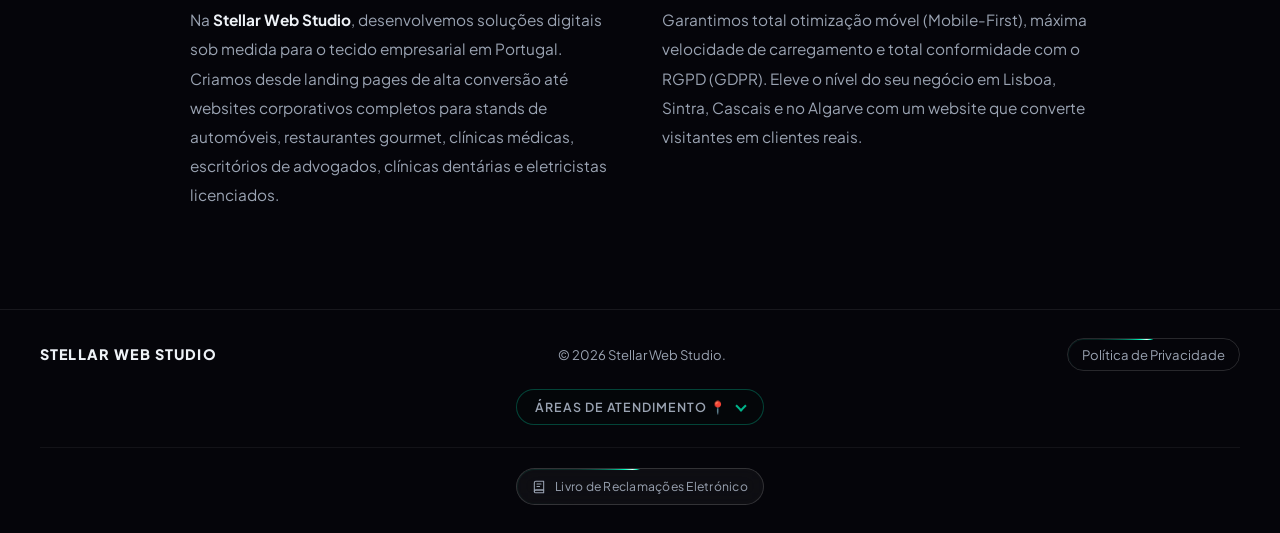
<file: lisboa.html>
<!doctype html>
<html lang="pt-PT">
<head>
<meta charset="UTF-8" />
<meta name="viewport" content="width=device-width, initial-scale=1.0, viewport-fit=cover" />
<!-- Google tag (gtag.js) -->
<script async src="https://www.googletagmanager.com/gtag/js?id=G-GVJ3VXN6C8"></script>
<script>
  window.dataLayer = window.dataLayer || [];
  function gtag(){dataLayer.push(arguments);}
  gtag('js', new Date());
  gtag('config', 'G-GVJ3VXN6C8');
</script>
<title>Criação de Websites Profissionais em Lisboa | Stellar Web</title>
<meta name="description" content="Criamos websites premium, rápidos e otimizados para telemóveis em Lisboa. A sua agência de Web Design de elite na capital. Peça já um orçamento!" />
<meta name="keywords" content="criação de websites lisboa, web design lisboa, criar site lisboa, agência web design portugal, websites premium lisboa" />
<meta name="author" content="Vadym Minzilevskyi, Stellar Web Studio" />
<meta name="robots" content="index, follow" />
<meta name="google-site-verification" content="y5CZDhuUU19NnIF5j6mVTyw2W411XEZMlFec-QQuRfY" />
<meta name="trustpilot-one-time-domain-verification-id" content="6d7c94dc-8987-4c91-999b-635d4a3bf441" />
<meta name="theme-color" content="#05050A" />
<link rel="canonical" href="https://stellarweb.pt/lisboa" />
<link rel="icon" href="/assets/favicon.svg" type="image/svg+xml" />
<link rel="apple-touch-icon" href="/assets/favicon.svg" />

<meta property="og:type" content="website" />
<meta property="og:site_name" content="Stellar Web Studio" />
<meta property="og:locale" content="pt_PT" />
<meta property="og:title" content="Criação de Websites Profissionais em Lisboa | Stellar Web" />
<meta property="og:description" content="Criamos websites premium, rápidos e otimizados para telemóveis em Lisboa. A sua agência de Web Design de elite na capital. Peça já um orçamento!" />
<meta property="og:url" content="https://stellarweb.pt/lisboa" />
<meta property="og:image" content="https://stellarweb.pt/assets/og-image.png" />
<meta property="og:image:type" content="image/png" />
<meta name="twitter:card" content="summary_large_image" />
<meta name="twitter:title" content="Criação de Websites Profissionais em Lisboa | Stellar Web" />
<meta name="twitter:description" content="Criamos websites premium, rápidos e otimizados para telemóveis em Lisboa. A sua agência de Web Design de elite na capital. Peça já um orçamento!" />
<meta name="twitter:image" content="https://stellarweb.pt/assets/og-image.png" />

<link rel="preconnect" href="https://fonts.googleapis.com">
<link rel="preconnect" href="https://fonts.gstatic.com" crossorigin>
<link rel="stylesheet" href="https://fonts.googleapis.com/css2?family=Plus+Jakarta+Sans:wght@400;500;600;700;800&family=JetBrains+Mono:wght@400;500&display=swap" media="print" onload="this.onload=null;this.media='all'">
<link rel="stylesheet" href="/styles.css" />
<link rel="stylesheet" href="/fx.css" media="(min-width: 768px)">
<noscript>
  <link rel="stylesheet" href="https://fonts.googleapis.com/css2?family=Plus+Jakarta+Sans:wght@400;500;600;700;800&family=JetBrains+Mono:wght@400;500&display=swap">
  <link rel="stylesheet" href="/fx.css" media="(min-width: 768px)">
</noscript>
<script type="application/ld+json">
{
  "@context": "https://schema.org",
  "@type": "ProfessionalService",
  "name": "Stellar Web Studio",
  "alternateName": "StellarWeb Studio",
  "image": "https://stellarweb.pt/assets/logo.png",
  "logo": "https://stellarweb.pt/assets/logo.png",
  "url": "https://stellarweb.pt",
  "inLanguage": "pt-PT",
  "telephone": "+351937260282",
  "priceRange": "€€",
  "description": "Criamos websites premium, rápidos e otimizados para telemóveis em Lisboa. A sua agência de Web Design de elite na capital. Peça já um orçamento!",
  "founder": {
    "@type": "Person",
    "name": "Vadym Minzilevskyi"
  },
  "taxID": "310300118",
  "areaServed": {
    "@type": "City",
    "name": "Lisboa",
    "containedInPlace": {
      "@type": "Country",
      "name": "Portugal"
    }
  },
  "availableLanguage": ["Portuguese", "English", "Russian"],
  "address": {
    "@type": "PostalAddress",
    "addressLocality": "Lisboa",
    "addressRegion": "Lisboa",
    "addressCountry": "PT"
  },
  "geo": {
    "@type": "GeoCoordinates",
    "latitude": "38.7562",
    "longitude": "-9.2831"
  },
  "openingHoursSpecification": {
    "@type": "OpeningHoursSpecification",
    "dayOfWeek": [
      "Monday",
      "Tuesday",
      "Wednesday",
      "Thursday",
      "Friday",
      "Saturday",
      "Sunday"
    ],
    "opens": "09:00",
    "closes": "19:00"
  }
}
</script>
</head>
<body>

<div class="bg-fx" aria-hidden="true">
  <div class="glow glow-cyan"></div>
  <div class="glow glow-purple"></div>
  <div class="grid-overlay"></div>
  <div class="sky-map" aria-hidden="true" focusable="false"></div>
</div>

<header class="navbar" id="navbar">
  <div class="nav-inner">
    <a href="/" class="brand">STELLAR WEB STUDIO</a>
    <nav class="lang-switch" aria-label="Language switch">
      <button class="lang-btn active" data-lang="pt">PT</button>
      <span class="lang-sep">|</span>
      <button class="lang-btn" data-lang="en">EN</button>
      <span class="lang-sep">|</span>
      <button class="lang-btn" data-lang="ru">RU</button>
    </nav>
    <a href="#contact" class="btn btn-neon nav-cta" data-i18n="nav.cta">Fale Connosco</a>
  </div>
</header>

<main id="top">

  <!-- HERO -->
  <section class="hero">
    <div class="hero-inner">
      <span class="eyebrow" data-i18n="hero.eyebrow">// ESTÚDIO DE WEB DESIGN · PORTUGAL</span>
      <h1 class="hero-seo">Criação de Websites e Web Design em Lisboa</h1>
      <h2 class="hero-title">
        <span class="title-sheen" data-i18n="hero.title1">O Futuro Digital do Seu Negócio</span>
        <span class="text-gradient" data-i18n="hero.title2">Começa Aqui.</span>
      </h2>
      <p class="hero-sub" data-i18n="hero.sub">Criamos websites premium, ultra-modernos e totalmente otimizados para smartphones. Atraia mais clientes em Portugal com uma presença online de elite.</p>
      <div class="hero-actions">
        <a href="#contact" class="btn btn-neon btn-lg" data-i18n="hero.cta1">Agendar Projeto</a>
        <a href="#portfolio" class="btn btn-ghost btn-lg" data-i18n="hero.cta2">Explorar Serviços</a>
      </div>
    </div>
    <div class="hero-visual" aria-hidden="true">
      <svg class="data-orb" viewBox="0 0 600 600" fill="none" xmlns="http://www.w3.org/2000/svg" overflow="visible" aria-hidden="true" focusable="false" role="presentation">
        <defs>
          <radialGradient id="neptuneLit" cx="34%" cy="30%" r="68%">
            <stop offset="0%" stop-color="#e7fffd"/>
            <stop offset="14%" stop-color="#8ef6ff"/>
            <stop offset="32%" stop-color="#3aa8d6"/>
            <stop offset="52%" stop-color="#1b5fa8"/>
            <stop offset="74%" stop-color="#0c2b62"/>
            <stop offset="100%" stop-color="#030814"/>
          </radialGradient>
          <radialGradient id="neptuneAura" cx="50%" cy="48%" r="50%">
            <stop offset="52%" stop-color="#00ffc2" stop-opacity="0"/>
            <stop offset="68%" stop-color="#3ecbff" stop-opacity="0.22"/>
            <stop offset="82%" stop-color="#7a5cff" stop-opacity="0.12"/>
            <stop offset="100%" stop-color="#00ffc2" stop-opacity="0"/>
          </radialGradient>
          <clipPath id="planetClip">
            <circle cx="300" cy="300" r="128"/>
          </clipPath>
          <clipPath id="ringBack">
            <rect x="0" y="0" width="600" height="300"/>
          </clipPath>
          <clipPath id="ringFront">
            <rect x="0" y="300" width="600" height="300"/>
          </clipPath>
          <g id="ringDebrisBits">
            <circle class="ring-dust" r="212" fill="none" stroke="#9aa8c7" stroke-width="8" opacity="0.05"/>
            <circle class="ring-dust" r="222" fill="none" stroke="#c8fff8" stroke-width="4" opacity="0.08"/>
            <circle class="ring-dust" r="232" fill="none" stroke="#e8fbff" stroke-width="2" opacity="0.12"/>
            <circle class="ring-dash" r="214" fill="none" stroke="#f4ffff" stroke-width="1.4" opacity="0.55" stroke-dasharray="1.2 11 0.6 18 2.4 14 0.8 22"/>
            <circle class="ring-dash d2" r="226" fill="none" stroke="#d7e7ff" stroke-width="1.1" opacity="0.42" stroke-dasharray="0.7 16 1.8 12 0.5 24 1.3 19"/>
            <circle class="ring-dash d3" r="236" fill="none" stroke="#c8fff8" stroke-width="0.9" opacity="0.38" stroke-dasharray="0.5 20 1.4 15 0.8 26"/>
            <ellipse cx="220" cy="0" rx="2.4" ry="0.7" fill="#f4ffff" opacity="0.9" transform="rotate(18 220 0)"/>
            <ellipse cx="190.5" cy="110" rx="1.6" ry="0.5" fill="#c8fff8" opacity="0.75" transform="rotate(48 190.5 110)"/>
            <ellipse cx="110" cy="190.5" rx="2.1" ry="0.6" fill="#ffffff" opacity="0.82" transform="rotate(72 110 190.5)"/>
            <ellipse cx="0" cy="220" rx="1.2" ry="1.2" fill="#b8c4d8" opacity="0.5"/>
            <ellipse cx="-110" cy="190.5" rx="2.5" ry="0.65" fill="#e8fbff" opacity="0.88" transform="rotate(128 -110 190.5)"/>
            <ellipse cx="-190.5" cy="110" rx="1.4" ry="0.45" fill="#d7e7ff" opacity="0.62" transform="rotate(152 -190.5 110)"/>
            <ellipse cx="-220" cy="0" rx="2.0" ry="0.55" fill="#f4ffff" opacity="0.8" transform="rotate(188 -220 0)"/>
            <ellipse cx="-190.5" cy="-110" rx="1.1" ry="1.1" fill="#9aa8c7" opacity="0.48"/>
            <ellipse cx="-110" cy="-190.5" rx="2.3" ry="0.6" fill="#ffffff" opacity="0.86" transform="rotate(248 -110 -190.5)"/>
            <ellipse cx="0" cy="-220" rx="1.7" ry="0.5" fill="#c8fff8" opacity="0.72" transform="rotate(272 0 -220)"/>
            <ellipse cx="110" cy="-190.5" rx="1.3" ry="0.45" fill="#e8fbff" opacity="0.7" transform="rotate(302 110 -190.5)"/>
            <ellipse cx="190.5" cy="-110" rx="2.2" ry="0.58" fill="#f4ffff" opacity="0.84" transform="rotate(332 190.5 -110)"/>
            <ellipse cx="224.1" cy="60" rx="0.7" ry="0.7" fill="#ffffff" opacity="0.7"/>
            <ellipse cx="60" cy="224.1" rx="1.85" ry="0.5" fill="#c8fff8" opacity="0.68" transform="rotate(98 60 224.1)"/>
            <ellipse cx="-164" cy="164" rx="0.55" ry="0.55" fill="#e8fbff" opacity="0.6"/>
            <ellipse cx="-224.1" cy="-60" rx="1.5" ry="0.45" fill="#d7e7ff" opacity="0.58" transform="rotate(208 -224.1 -60)"/>
            <ellipse cx="-60" cy="-224.1" rx="0.65" ry="0.65" fill="#ffffff" opacity="0.55"/>
            <ellipse cx="164" cy="-164" rx="1.9" ry="0.52" fill="#e8fbff" opacity="0.74" transform="rotate(318 164 -164)"/>
          </g>
        </defs>

        <g class="starfield">
          <circle class="star-twinkle" cx="72" cy="86" r="1.1" fill="#eef7ff" opacity="0.55"/>
          <circle class="star-twinkle s2" cx="140" cy="48" r="0.8" fill="#c8fff8" opacity="0.4"/>
          <circle class="star-twinkle s3" cx="510" cy="70" r="1.2" fill="#ffffff" opacity="0.65"/>
          <circle class="star-twinkle" cx="548" cy="168" r="0.7" fill="#b8d4ff" opacity="0.45"/>
          <circle class="star-twinkle s2" cx="86" cy="430" r="0.9" fill="#ffffff" opacity="0.5"/>
          <circle class="star-twinkle s3" cx="46" cy="240" r="0.6" fill="#00ffc2" opacity="0.35"/>
          <circle class="star-twinkle" cx="520" cy="500" r="1" fill="#e8fbff" opacity="0.5"/>
          <circle class="star-twinkle s2" cx="430" cy="40" r="0.7" fill="#9b5cff" opacity="0.45"/>
          <circle class="star-twinkle s3" cx="200" cy="560" r="0.8" fill="#ffffff" opacity="0.4"/>
          <circle class="star-twinkle" cx="560" cy="320" r="0.6" fill="#c8fff8" opacity="0.5"/>
        </g>

        <circle class="neptune-glow" cx="300" cy="300" r="210" fill="url(#neptuneAura)"/>

        <g class="neptune-rings neptune-rings-back">
          <g clip-path="url(#ringBack)">
            <g transform="translate(300 300) rotate(-26) scale(1 0.30)">
              <g class="ring-debris">
                <rect x="-240" y="-240" width="480" height="480" fill="none"/>
                <use href="#ringDebrisBits"/>
                <g class="ring-mobile-gleam">
                  <circle r="218" fill="none" stroke="#f7ffff" stroke-width="3.2" opacity="0.9" stroke-dasharray="3.4 7 1.1 12 5 9"/>
                  <circle r="228" fill="none" stroke="#c8fff8" stroke-width="2.2" opacity="0.7" stroke-dasharray="1.6 10 3.2 14 0.8 18"/>
                  <circle r="236" fill="none" stroke="#00ffc2" stroke-width="1.4" opacity="0.45" stroke-dasharray="0.8 16 2.4 11"/>
                </g>
              </g>
            </g>
          </g>
        </g>

        <g class="neptune-moon" transform-origin="300px 300px">
          <circle cx="300" cy="122" r="5.5" fill="#e7f4ff"/>
          <circle cx="298" cy="120" r="2" fill="#ffffff" opacity="0.7"/>
          <circle cx="300" cy="122" r="9" fill="#9b5cff" opacity="0.18"/>
        </g>

        <circle cx="300" cy="300" r="128" fill="url(#neptuneLit)"/>
        <g clip-path="url(#planetClip)" class="neptune-clouds">
          <ellipse cx="300" cy="248" rx="126" ry="18" fill="#9fe9ff" opacity="0.12"/>
          <ellipse cx="300" cy="278" rx="124" ry="11" fill="#14386f" opacity="0.28"/>
          <ellipse cx="300" cy="300" rx="128" ry="10" fill="#06152e" opacity="0.22"/>
          <ellipse cx="300" cy="322" rx="122" ry="13" fill="#7fdfff" opacity="0.1"/>
          <ellipse cx="300" cy="348" rx="118" ry="16" fill="#0d2a58" opacity="0.26"/>
          <ellipse cx="242" cy="272" rx="34" ry="12" fill="#07122c" opacity="0.32"/>
          <ellipse cx="368" cy="328" rx="26" ry="8" fill="#cfffff" opacity="0.12"/>
        </g>
        <circle cx="242" cy="248" r="38" fill="#ffffff" opacity="0.05"/>

        <g class="neptune-rings neptune-rings-front">
          <g clip-path="url(#ringFront)">
            <g transform="translate(300 300) rotate(-26) scale(1 0.30)">
              <g class="ring-debris">
                <rect x="-240" y="-240" width="480" height="480" fill="none"/>
                <use href="#ringDebrisBits"/>
                <g class="ring-mobile-gleam">
                  <circle r="218" fill="none" stroke="#f7ffff" stroke-width="3.2" opacity="0.9" stroke-dasharray="3.4 7 1.1 12 5 9"/>
                  <circle r="228" fill="none" stroke="#c8fff8" stroke-width="2.2" opacity="0.7" stroke-dasharray="1.6 10 3.2 14 0.8 18"/>
                  <circle r="236" fill="none" stroke="#00ffc2" stroke-width="1.4" opacity="0.45" stroke-dasharray="0.8 16 2.4 11"/>
                </g>
              </g>
            </g>
          </g>
        </g>
      </svg>
    </div>
  </section>

  <!-- METRICS -->
  <section class="metrics">
    <div class="grid-metrics">
      <article class="card metric-card">
        <h3 class="metric-label" data-i18n="metrics.m1.label">Performance de Elite</h3>
        <p class="metric-sub" data-i18n="metrics.m1.sub">Desenvolvimento em código limpo e compressão avançada de ficheiros. Garantimos a pontuação máxima no Google Lighthouse para que o seu site seja ultra-rápido em qualquer smartphone.</p>
      </article>
      <article class="card metric-card">
        <h3 class="metric-label" data-i18n="metrics.m2.label">Segurança Absoluta</h3>
        <p class="metric-sub" data-i18n="metrics.m2.sub">Alojamento em arquitetura moderna e segura sem bases de dados vulneráveis. O seu website fica totalmente blindado contra ataques cibernéticos e vírus.</p>
      </article>
      <article class="card metric-card">
        <span class="metric-num">100%</span>
        <span class="metric-label" data-i18n="metrics.m3.label">Otimização Móvel</span>
        <p class="metric-sub" data-i18n="metrics.m3.sub">Layouts fluidos e premium desenhados especificamente para ecrãs de telemóveis.</p>
      </article>
    </div>
  </section>

  <!-- PORTFOLIO -->
  <section class="section" id="portfolio">
    <div class="section-head">
      <span class="eyebrow" data-i18n="portfolio.eyebrow">// PORTFÓLIO</span>
      <h2 data-i18n="portfolio.title">Projetos reais e conceitos de demonstração</h2>
      <p class="section-sub" data-i18n="portfolio.sub">Trabalhos reais da Stellar Web Studio e conceitos de demonstração de websites possíveis — os conceitos não são marcas reais nem websites de clientes.</p>
    </div>
    <div class="portfolio-tabs" role="tablist" data-i18n-label="portfolio.tabs.aria" aria-label="Filtro do portfólio">
      <button type="button" class="portfolio-tab is-active" role="tab" id="portfolioTabLive" aria-selected="true" aria-controls="portfolioGrid" data-filter="live" data-i18n="portfolio.tab.live">Projetos Reais</button>
      <button type="button" class="portfolio-tab" role="tab" id="portfolioTabDemo" aria-selected="false" aria-controls="portfolioGrid" data-filter="demo" data-i18n="portfolio.tab.demo">Conceitos Premium / Demo</button>
    </div>
    <div class="portfolio-clip" id="portfolioClip">
      <div class="grid-portfolio" id="portfolioGrid">
      <article class="group card portfolio-card portfolio-card-live" data-kind="live">
        <div class="preview-stage" aria-hidden="true">
          <picture>
            <source type="image/webp" srcset="/images/portfolio/barber.webp" />
            <img class="preview-scrollshot" src="/images/portfolio/barber.jpg" alt="Website premium para barbearia em Lisboa - Stellar Web Studio" width="640" height="5146" loading="lazy" decoding="async" draggable="false" />
          </picture>
        </div>
        <a href="https://barbeirobeto.netlify.app/" target="_blank" rel="noopener noreferrer" class="portfolio-card-link">
        <div class="portfolio-body">
          <span class="portfolio-badge portfolio-badge-live" data-i18n="portfolio.badge.live">WEBSITE ATIVO</span>
          <span class="portfolio-category" data-i18n="portfolio.card1.category">BARBEARIA</span>
          <h3 data-i18n="portfolio.card1.title">Barbeiro Beto (Desde 1995)</h3>
          <p data-i18n="portfolio.card1.desc">Atelier de senhores em Massamá, desde 1995. Tesoura, navalha e o tempo que o corte merece — exclusivamente sob marcação.</p>
          <span class="portfolio-cta"><span data-i18n="portfolio.tag.live">Abrir Website</span><span class="portfolio-cta-arrow" aria-hidden="true">↗</span></span>
        </div>
        </a>
      </article>
      <article class="group card portfolio-card" data-kind="demo">
        <div class="preview-stage" aria-hidden="true">
          <picture>
            <source type="image/webp" srcset="/images/portfolio/clinic.webp" />
            <img class="preview-scrollshot" src="/images/portfolio/clinic.jpg" alt="Website premium para clínica médica familiar em Lisboa - Stellar Web Studio" width="640" height="5146" loading="lazy" decoding="async" draggable="false" />
          </picture>
        </div>
        <a href="https://clinicamedica121.netlify.app/" target="_blank" rel="noopener noreferrer" class="portfolio-card-link">
        <div class="portfolio-body">
          <span class="portfolio-badge" data-i18n="portfolio.badge">DEMO · CONCEITO</span>
          <span class="portfolio-category" data-i18n="portfolio.card2.category">CLÍNICA MÉDICA</span>
          <h3 data-i18n="portfolio.card2.title">Sávia — Clínica Médica Familiar</h3>
          <p data-i18n="portfolio.card2.desc">Clínica privada de medicina familiar no Saldanha. Tempo, discrição e rigor suíço para famílias de Lisboa e Cascais.</p>
          <span class="portfolio-cta"><span data-i18n="portfolio.tag.demo">Abrir Demonstração</span><span class="portfolio-cta-arrow" aria-hidden="true">↗</span></span>
        </div>
        </a>
      </article>
      <article class="group card portfolio-card" data-kind="demo">
        <div class="preview-stage" aria-hidden="true">
          <picture>
            <source type="image/webp" srcset="/images/portfolio/construction.webp" />
            <img class="preview-scrollshot" src="/images/portfolio/construction.jpg" alt="Website premium para construção de luxo em Lisboa - Stellar Web Studio" width="640" height="3893" loading="lazy" decoding="async" draggable="false" />
          </picture>
        </div>
        <a href="https://acabamento121.netlify.app/" target="_blank" rel="noopener noreferrer" class="portfolio-card-link">
        <div class="portfolio-body">
          <span class="portfolio-badge" data-i18n="portfolio.badge">DEMO · CONCEITO</span>
          <span class="portfolio-category" data-i18n="portfolio.card3.category">CONSTRUÇÃO DE LUXO</span>
          <h3 data-i18n="portfolio.card3.title">Áurea Construções &amp; Atelier</h3>
          <p data-i18n="portfolio.card3.desc">Atelier de obra de autor em Lisboa, Cascais e Sintra. Estuque veneziano genuíno, acabamentos de alta costura e garantia de 5 anos.</p>
          <span class="portfolio-cta"><span data-i18n="portfolio.tag.demo">Abrir Demonstração</span><span class="portfolio-cta-arrow" aria-hidden="true">↗</span></span>
        </div>
        </a>
      </article>
      <article class="group card portfolio-card" data-kind="demo">
        <div class="preview-stage" aria-hidden="true">
          <picture>
            <source type="image/webp" srcset="/images/portfolio/law.webp" />
            <img class="preview-scrollshot" src="/images/portfolio/law.jpg" alt="Website premium para sociedade de advogados em Lisboa - Stellar Web Studio" width="640" height="3893" loading="lazy" decoding="async" draggable="false" />
          </picture>
        </div>
        <a href="https://advogada121.netlify.app/" target="_blank" rel="noopener noreferrer" class="portfolio-card-link">
        <div class="portfolio-body">
          <span class="portfolio-badge" data-i18n="portfolio.badge">DEMO · CONCEITO</span>
          <span class="portfolio-category" data-i18n="portfolio.card4.category">SOCIEDADE DE ADVOGADOS</span>
          <h3 data-i18n="portfolio.card4.title">Áurea &amp; Associados</h3>
          <p data-i18n="portfolio.card4.desc">Sociedade de advogados na Avenida da Liberdade. Direito Imobiliário e Relocalização.</p>
          <span class="portfolio-cta"><span data-i18n="portfolio.tag.demo">Abrir Demonstração</span><span class="portfolio-cta-arrow" aria-hidden="true">↗</span></span>
        </div>
        </a>
      </article>
      <article class="group card portfolio-card" data-kind="demo">
        <div class="preview-stage" aria-hidden="true">
          <picture>
            <source type="image/webp" srcset="/images/portfolio/dental.webp" />
            <img class="preview-scrollshot" src="/images/portfolio/dental.jpg" alt="Website premium para clínica de estética dentária em Lisboa - Stellar Web Studio" width="640" height="5146" loading="lazy" decoding="async" draggable="false" />
          </picture>
        </div>
        <a href="https://dentaria.netlify.app/" target="_blank" rel="noopener noreferrer" class="portfolio-card-link">
        <div class="portfolio-body">
          <span class="portfolio-badge" data-i18n="portfolio.badge">DEMO · CONCEITO</span>
          <span class="portfolio-category" data-i18n="portfolio.card5.category">CLÍNICA DENTÁRIA</span>
          <h3 data-i18n="portfolio.card5.title">AUREA Estética Dentária</h3>
          <p data-i18n="portfolio.card5.desc">Estética dentária de alta precisão na Avenida da Liberdade — rápido, intuitivo e sem complicações.</p>
          <span class="portfolio-cta"><span data-i18n="portfolio.tag.demo">Abrir Demonstração</span><span class="portfolio-cta-arrow" aria-hidden="true">↗</span></span>
        </div>
        </a>
      </article>
      <article class="group card portfolio-card" data-kind="demo">
        <div class="preview-stage" aria-hidden="true">
          <picture>
            <source type="image/webp" srcset="/images/portfolio/rental.webp" />
            <img class="preview-scrollshot" src="/images/portfolio/rental.jpg" alt="Website de luxo para aluguer de carros em Lisboa - Stellar Web Studio" width="640" height="3893" loading="lazy" decoding="async" draggable="false" />
          </picture>
        </div>
        <a href="https://rentcar121.netlify.app/" target="_blank" rel="noopener noreferrer" class="portfolio-card-link">
        <div class="portfolio-body">
          <span class="portfolio-badge" data-i18n="portfolio.badge">DEMO · CONCEITO</span>
          <span class="portfolio-category" data-i18n="portfolio.card6.category">ALUGUER DE SUPERDESPORTIVOS</span>
          <h3 data-i18n="portfolio.card6.title">Rent-a-Car Premium</h3>
          <p data-i18n="portfolio.card6.desc">Superdesportivos de excepção com entrega VIP na Marina de Cascais e no Aeroporto de Lisboa. Porsche, Ferrari, Lamborghini.</p>
          <span class="portfolio-cta"><span data-i18n="portfolio.tag.demo">Abrir Demonstração</span><span class="portfolio-cta-arrow" aria-hidden="true">↗</span></span>
        </div>
        </a>
      </article>
      <article class="group card portfolio-card" data-kind="demo">
        <div class="preview-stage" aria-hidden="true">
          <picture>
            <source type="image/webp" srcset="/images/portfolio/restaurant.webp" />
            <img class="preview-scrollshot" src="/images/portfolio/restaurant.jpg" alt="Website premium para restaurante de alta cozinha em Lisboa - Stellar Web Studio" width="640" height="3893" loading="lazy" decoding="async" draggable="false" />
          </picture>
        </div>
        <a href="https://restaurants121.netlify.app/" target="_blank" rel="noopener noreferrer" class="portfolio-card-link">
        <div class="portfolio-body">
          <span class="portfolio-badge" data-i18n="portfolio.badge">DEMO · CONCEITO</span>
          <span class="portfolio-category" data-i18n="portfolio.card7.category">RESTAURANTE DE ALTA COZINHA</span>
          <h3 data-i18n="portfolio.card7.title">Áurea — Alta Cozinha</h3>
          <p data-i18n="portfolio.card7.desc">Palácio contemporâneo da mesa portuguesa e gastronomia atlântica no Chiado.</p>
          <span class="portfolio-cta"><span data-i18n="portfolio.tag.demo">Abrir Demonstração</span><span class="portfolio-cta-arrow" aria-hidden="true">↗</span></span>
        </div>
        </a>
      </article>
      <article class="group card portfolio-card portfolio-card-live" data-kind="live">
        <div class="preview-stage" aria-hidden="true">
          <picture>
            <source type="image/webp" srcset="/images/portfolio/studio.webp" />
            <img class="preview-scrollshot" src="/images/portfolio/studio.jpg" alt="Website da agência Stellar Web Studio em Lisboa" width="640" height="5146" loading="lazy" decoding="async" draggable="false" />
          </picture>
        </div>
        <a href="#top" class="portfolio-card-link">
        <div class="portfolio-body">
          <span class="portfolio-badge portfolio-badge-live" data-i18n="portfolio.badge.live">WEBSITE ATIVO</span>
          <span class="portfolio-category" data-i18n="portfolio.card8.category">SITE DA AGÊNCIA</span>
          <h3 data-i18n="portfolio.card8.title">StellarWeb Studio</h3>
          <p data-i18n="portfolio.card8.desc">Desenvolvimento de websites premium e identidades digitais de elite para empresas.</p>
          <span class="portfolio-cta"><span data-i18n="portfolio.tag.live">Abrir Website</span><span class="portfolio-cta-arrow" aria-hidden="true">↗</span></span>
        </div>
        </a>
      </article>
      </div>
    </div>
    <button type="button" class="portfolio-more" id="portfolioMore" hidden aria-expanded="false" aria-controls="portfolioClip">
      <span class="portfolio-more-more" data-i18n="portfolio.more">Ver mais projetos</span>
      <span class="portfolio-more-less" data-i18n="portfolio.less">Ver menos projetos</span>
      <span class="portfolio-more-arrow" aria-hidden="true">⬇</span>
    </button>
  </section>

  <section class="section audit" id="audit">
    <div class="audit-block">
      <div class="section-head audit-head">
        <span class="eyebrow" data-i18n="audit.eyebrow">// DIAGNÓSTICO DIGITAL REAL</span>
        <h2 data-i18n="audit.title">Auditoria Google Lighthouse</h2>
        <p class="section-sub" data-i18n="audit.sub">Avalie o seu website atual com as ferramentas oficiais da Google.</p>
      </div>

      <form class="audit-form" id="auditForm">
        <label class="sr-only" for="auditUrl" data-i18n="audit.label">URL do website</label>
        <input id="auditUrl" class="audit-input" type="text" inputmode="url" autocomplete="url" placeholder="Ex: https://asuaempresa.pt" data-i18n-placeholder="audit.placeholder" />
        <button type="submit" class="btn btn-neon" id="auditSubmit" data-i18n="audit.cta">Executar Auditoria Google ↗</button>
      </form>

      <p class="audit-inline-error" id="auditInlineError" hidden></p>

      <div class="audit-loader" id="auditLoader" hidden>
        <div class="audit-pct" id="auditPct">0%</div>
        <div class="audit-pct-track" aria-hidden="true"><span class="audit-pct-fill" id="auditPctFill"></span></div>
        <p class="audit-log" id="auditLog" data-i18n="audit.loading">A invocar servidores da Google Lighthouse...</p>
      </div>

      <div class="audit-error" id="auditError" hidden>
        <p id="auditErrorText"></p>
        <button type="button" class="btn btn-ghost" id="auditRetry" data-i18n="audit.retry">Tentar novamente</button>
        <a class="btn btn-neon" href="https://wa.me/351937260282" target="_blank" rel="noopener" data-i18n="contact.wa.title">Fale connosco no WhatsApp</a>
      </div>

      <div class="audit-results" id="auditResults" hidden>
        <p class="audit-tested" id="auditTested"></p>
        <div class="audit-gauges">
          <article class="audit-gauge is-open" data-cat="performance" role="button" tabindex="0" aria-expanded="true" aria-controls="audit-panel-performance">
            <div class="audit-ring-wrap">
              <svg viewBox="0 0 100 100" aria-hidden="true">
                <circle class="audit-ring-bg" cx="50" cy="50" r="42"></circle>
                <circle class="audit-ring" cx="50" cy="50" r="42"></circle>
              </svg>
              <span class="audit-score" id="auditScorePerformance">—</span>
            </div>
            <span class="audit-gauge-label" data-i18n="audit.score.perf">Desempenho</span>
          </article>
          <article class="audit-gauge" data-cat="accessibility" role="button" tabindex="0" aria-expanded="false" aria-controls="audit-panel-accessibility">
            <div class="audit-ring-wrap">
              <svg viewBox="0 0 100 100" aria-hidden="true">
                <circle class="audit-ring-bg" cx="50" cy="50" r="42"></circle>
                <circle class="audit-ring" cx="50" cy="50" r="42"></circle>
              </svg>
              <span class="audit-score" id="auditScoreAccessibility">—</span>
            </div>
            <span class="audit-gauge-label" data-i18n="audit.score.a11y">Acessibilidade</span>
          </article>
          <article class="audit-gauge" data-cat="best-practices" role="button" tabindex="0" aria-expanded="false" aria-controls="audit-panel-best-practices">
            <div class="audit-ring-wrap">
              <svg viewBox="0 0 100 100" aria-hidden="true">
                <circle class="audit-ring-bg" cx="50" cy="50" r="42"></circle>
                <circle class="audit-ring" cx="50" cy="50" r="42"></circle>
              </svg>
              <span class="audit-score" id="auditScoreBestPractices">—</span>
            </div>
            <span class="audit-gauge-label" data-i18n="audit.score.bp">Boas Práticas</span>
          </article>
          <article class="audit-gauge" data-cat="seo" role="button" tabindex="0" aria-expanded="false" aria-controls="audit-panel-seo">
            <div class="audit-ring-wrap">
              <svg viewBox="0 0 100 100" aria-hidden="true">
                <circle class="audit-ring-bg" cx="50" cy="50" r="42"></circle>
                <circle class="audit-ring" cx="50" cy="50" r="42"></circle>
              </svg>
              <span class="audit-score" id="auditScoreSeo">—</span>
            </div>
            <span class="audit-gauge-label" data-i18n="audit.score.seo">SEO</span>
          </article>
        </div>
        <div class="audit-accordions" id="auditAccordions">
          <div class="audit-acc is-open" data-cat="performance">
            <button type="button" class="audit-acc-trigger" id="auditAccPerf" aria-expanded="true" aria-controls="audit-panel-performance">
              <span data-i18n="audit.score.perf">Desempenho</span>
              <span class="audit-acc-chevron" aria-hidden="true"></span>
            </button>
            <div class="audit-acc-panel" id="audit-panel-performance" role="region" aria-labelledby="auditAccPerf">
              <div class="audit-acc-panel-inner">
                <p class="audit-acc-fact">
                  <strong data-i18n="audit.meaning">O que significa</strong>
                  <span data-i18n="audit.explain.perf.meaning">Velocidade e agilidade do site.</span>
                </p>
                <p class="audit-acc-fact">
                  <strong data-i18n="audit.business">Para o seu negócio</strong>
                  <span data-i18n="audit.explain.perf.business">Se o seu site demorar mais de 3 segundos a carregar, 50% dos utilizadores desistem. Um site lento faz com que perca clientes e deite dinheiro fora em publicidade (Facebook/Google Ads). O nosso objetivo é colocar o seu site a carregar em menos de 1 segundo.</span>
                </p>
              </div>
            </div>
          </div>
          <div class="audit-acc" data-cat="accessibility">
            <button type="button" class="audit-acc-trigger" id="auditAccA11y" aria-expanded="false" aria-controls="audit-panel-accessibility">
              <span data-i18n="audit.score.a11y">Acessibilidade</span>
              <span class="audit-acc-chevron" aria-hidden="true"></span>
            </button>
            <div class="audit-acc-panel" id="audit-panel-accessibility" role="region" aria-labelledby="auditAccA11y">
              <div class="audit-acc-panel-inner">
                <p class="audit-acc-fact">
                  <strong data-i18n="audit.meaning">O que significa</strong>
                  <span data-i18n="audit.explain.a11y.meaning">Facilidade de uso para todos os utilizadores.</span>
                </p>
                <p class="audit-acc-fact">
                  <strong data-i18n="audit.business">Para o seu negócio</strong>
                  <span data-i18n="audit.explain.a11y.business">Garante que qualquer pessoa (incluindo idosos ou clientes no telemóvel sob luz solar intensa) consegue ler o seu menu e contactá-lo facilmente. Além disso, evita problemas legais, pois a União Europeia penaliza sites que não cumprem as normas de acessibilidade.</span>
                </p>
              </div>
            </div>
          </div>
          <div class="audit-acc" data-cat="best-practices">
            <button type="button" class="audit-acc-trigger" id="auditAccBp" aria-expanded="false" aria-controls="audit-panel-best-practices">
              <span data-i18n="audit.score.bp">Boas Práticas</span>
              <span class="audit-acc-chevron" aria-hidden="true"></span>
            </button>
            <div class="audit-acc-panel" id="audit-panel-best-practices" role="region" aria-labelledby="auditAccBp">
              <div class="audit-acc-panel-inner">
                <p class="audit-acc-fact">
                  <strong data-i18n="audit.meaning">O que significa</strong>
                  <span data-i18n="audit.explain.bp.meaning">Segurança, estabilidade e conformidade.</span>
                </p>
                <p class="audit-acc-fact">
                  <strong data-i18n="audit.business">Para o seu negócio</strong>
                  <span data-i18n="audit.explain.bp.business">Protege o seu site contra falhas e ataques. Se esta nota for baixa, o Google Chrome pode exibir um aviso aos seus clientes: "Este site não é seguro". Isto destrói instantaneamente a confiança na sua empresa.</span>
                </p>
              </div>
            </div>
          </div>
          <div class="audit-acc" data-cat="seo">
            <button type="button" class="audit-acc-trigger" id="auditAccSeo" aria-expanded="false" aria-controls="audit-panel-seo">
              <span data-i18n="audit.score.seo">SEO</span>
              <span class="audit-acc-chevron" aria-hidden="true"></span>
            </button>
            <div class="audit-acc-panel" id="audit-panel-seo" role="region" aria-labelledby="auditAccSeo">
              <div class="audit-acc-panel-inner">
                <p class="audit-acc-fact">
                  <strong data-i18n="audit.meaning">O que significa</strong>
                  <span data-i18n="audit.explain.seo.meaning">Visibilidade do seu site no Google.</span>
                </p>
                <p class="audit-acc-fact">
                  <strong data-i18n="audit.business">Para o seu negócio</strong>
                  <span data-i18n="audit.explain.seo.business">Uma nota baixa significa que o Google esconde o seu site. Os clientes em Portugal pesquisam pelos seus serviços, mas só encontram os seus concorrentes. Corrigir o SEO traz-lhe clientes orgânicos e totalmente gratuitos todos os dias.</span>
                </p>
              </div>
            </div>
          </div>
        </div>
        <div class="audit-cta-box">
          <p data-i18n="audit.insight">A Google identificou oportunidades de melhoria no seu código. Para receber uma análise interpretada por um especialista e o plano de correção técnica, fale connosco.</p>
          <a class="btn btn-neon btn-lg audit-wa" id="auditWa" href="https://wa.me/351937260282?text=Ol%C3%A1%2C%20quero%20o%20plano%20de%20corre%C3%A7%C3%A3o%20t%C3%A9cnica%20gr%C3%A1tis." target="_blank" rel="noopener" data-i18n="audit.wa">Receber Plano de Correção Técnica Grátis</a>
        </div>
        <button type="button" class="btn btn-ghost audit-again" id="auditAgain" data-i18n="audit.again">Nova auditoria</button>
      </div>
    </div>
  </section>

  <!-- PRICING -->
  <section class="section" id="pricing">
    <div class="section-head">
      <span class="eyebrow" data-i18n="pricing.eyebrow">// INVESTIMENTO</span>
      <h2 data-i18n="pricing.title">Investimento transparente, resultados de elite</h2>
      <p class="section-sub" data-i18n="pricing.sub">Escolha o nível certo para o seu negócio. Sem surpresas, sem letras pequenas.</p>
    </div>
    <div class="grid-pricing">
      <article class="price-card">
        <h3 data-i18n="pricing.p1.name">Landing Page</h3>
        <p class="price-tag-sub" data-i18n="pricing.p1.tag">Página Única</p>
        <div class="price-amount">249€</div>
        <p class="price-desc" data-i18n="pricing.p1.desc">Website moderno de página única. Ideal para campanhas e lançamentos rápidos.</p>
        <a href="#contact" class="btn btn-ghost btn-block" data-i18n="pricing.cta">Começar</a>
      </article>
      <article class="price-card">
        <h3 data-i18n="pricing.p2.name">Website Institucional / Corporativo</h3>
        <p class="price-tag-sub" data-i18n="pricing.p2.tag">Até 5 páginas</p>
        <div class="price-amount">499€</div>
        <p class="price-desc" data-i18n="pricing.p2.desc">A estrutura corporativa clássica para PME.</p>
        <a href="#contact" class="btn btn-ghost btn-block" data-i18n="pricing.cta">Começar</a>
      </article>
      <article class="price-card price-card-featured">
        <div class="featured-tag" data-i18n="pricing.p3.badge">Mais Popular</div>
        <h3 data-i18n="pricing.p3.name">Website Premium por Medida</h3>
        <p class="price-tag-sub" data-i18n="pricing.p3.tag">Design exclusivo de elite</p>
        <div class="price-amount">999€</div>
        <p class="price-desc" data-i18n="pricing.p3.desc">Plataforma web de elite com design exclusivo e animações.</p>
        <a href="#contact" class="btn btn-neon btn-block" data-i18n="pricing.cta">Começar</a>
      </article>
      <article class="price-card">
        <h3 data-i18n="pricing.p4.name">Assistentes de IA para PME</h3>
        <p class="price-tag-sub" data-i18n="pricing.p4.tag">Automatização e formação</p>
        <div class="price-amount" data-i18n="pricing.p4.price">Desde 499€</div>
        <p class="price-desc" data-i18n="pricing.p4.desc">Implementação, automatização de rotinas e formação da equipa.</p>
        <a href="#contact" class="btn btn-ghost btn-block" data-i18n="pricing.cta">Começar</a>
      </article>
      <article class="price-card">
        <h3 data-i18n="pricing.p5.name">Suporte Técnico Mensal</h3>
        <p class="price-tag-sub" data-i18n="pricing.p5.tag">Opcional</p>
        <div class="price-amount" data-i18n="pricing.p5.price">49€ / mês</div>
        <p class="price-desc" data-i18n="pricing.p5.desc">Monitorização, segurança e pequenas alterações.</p>
        <a href="#contact" class="btn btn-ghost btn-block" data-i18n="pricing.cta">Começar</a>
      </article>
    </div>
  </section>

  <!-- WORKFLOW -->
  <section class="section process" id="process">
    <div class="section-head">
      <span class="eyebrow" data-i18n="workflow.eyebrow">// COMO TRABALHAMOS</span>
      <h2 data-i18n="workflow.title">Como Trabalhamos</h2>
      <p class="section-sub" data-i18n="workflow.sub">Todo o processo é por WhatsApp: rápido, assíncrono, documentado e no seu ritmo. Sem chamadas telefónicas nem videochamadas.</p>
    </div>
    <ol class="process-grid">
      <li class="process-card">
        <span class="process-num" aria-hidden="true">01</span>
        <h3 data-i18n="workflow.s1.title">1. Briefing 100% Digital via WhatsApp</h3>
        <p data-i18n="workflow.s1.desc">Sem chamadas chatas ou perda de tempo. Analisamos o seu negócio, os seus concorrentes e definimos a estrutura do site diretamente por mensagens no WhatsApp.</p>
      </li>
      <li class="process-card">
        <span class="process-num" aria-hidden="true">02</span>
        <h3 data-i18n="workflow.s2.title">2. Planeamento e Orçamento</h3>
        <p data-i18n="workflow.s2.desc">Apresentamos uma proposta clara com o investimento fixo. Sendo Trabalhador Independente, tudo é feito de forma legal com emissão de fatura oficial.</p>
      </li>
      <li class="process-card">
        <span class="process-num" aria-hidden="true">03</span>
        <h3 data-i18n="workflow.s3.title">3. Design e Prototipagem</h3>
        <p data-i18n="workflow.s3.desc">Criamos o protótipo visual do seu site e enviamos o link para si. Você analisa no seu próprio ritmo e aprova o design diretamente no nosso chat.</p>
      </li>
      <li class="process-card">
        <span class="process-num" aria-hidden="true">04</span>
        <h3 data-i18n="workflow.s4.title">4. Código e Otimização SEO</h3>
        <p data-i18n="workflow.s4.desc">Transformamos o design aprovado em código ultra-rápido, totalmente adaptado para smartphones, com SEO local integrado e em total conformidade com o RGPD.</p>
      </li>
      <li class="process-card">
        <span class="process-num" aria-hidden="true">05</span>
        <h3 data-i18n="workflow.s5.title">5. Lançamento e Suporte Técnico</h3>
        <p data-i18n="workflow.s5.desc">Colocamos o seu novo website online no domínio definitivo (.pt) e oferecemos 30 dias de suporte gratuito via WhatsApp para garantir total tranquilidade.</p>
      </li>
    </ol>
  </section>

  <!-- CONTACT / FOOTER CTA -->
  <section class="section contact" id="contact">
    <div class="contact-block">
      <span class="eyebrow" data-i18n="contact.eyebrow">// VAMOS CONSTRUIR O FUTURO</span>
      <h2 data-i18n="contact.title">Pronto para elevar o seu negócio?</h2>
      <p class="section-sub" data-i18n="contact.sub">Fale connosco agora mesmo pelo WhatsApp e receba uma proposta em minutos.</p>
      <a href="https://wa.me/351937260282" target="_blank" rel="noopener" class="whatsapp-block">
        <span class="wa-icon">
          <svg viewBox="0 0 32 32" width="36" height="36" fill="currentColor"><path d="M16.004 3C9.373 3 4 8.373 4 15.004c0 2.65.868 5.1 2.338 7.084L4.6 28.999l7.093-1.866a11.94 11.94 0 0 0 4.31.8h.001c6.63 0 12.004-5.373 12.004-12.004C28.008 8.373 22.635 3 16.004 3zm7.02 17.31c-.297.836-1.72 1.598-2.372 1.7-.606.093-1.376.132-2.222-.14-.512-.163-1.17-.38-2.017-.744-3.552-1.533-5.87-5.106-6.05-5.343-.178-.238-1.448-1.926-1.448-3.676s.917-2.61 1.242-2.967c.326-.357.71-.446.947-.446.238 0 .475.002.682.013.219.011.512-.083.802.611.297.71.01 2.383.98 3.35.97.968.968 1.615 1.94 2.583.972.968 1.612 1.94 2.582 1.94.35 0 .38-.001.712-.001.331 0 .535.014.712.014" fill-rule="evenodd"/></svg>
        </span>
        <span class="wa-text">
          <strong data-i18n="contact.wa.title">Fale connosco no WhatsApp</strong>
          <span data-i18n="contact.wa.sub">Resposta rápida garantida</span>
        </span>
      </a>
    </div>
  </section>

  <div class="ecg-wrap" aria-hidden="true">
    <svg class="ecg-svg" viewBox="0 0 800 48" preserveAspectRatio="none">
      <path class="ecg-base" d="M0 24 H800" fill="none" />
      <path class="ecg-path" d="M0 24 H70 L86 24 L94 10 L102 38 L112 6 L122 24 H210 L226 24 L234 10 L242 38 L252 6 L262 24 H350 L366 24 L374 10 L382 38 L392 6 L402 24 H490 L506 24 L514 10 L522 38 L532 6 L542 24 H630 L646 24 L654 10 L662 38 L672 6 L682 24 H800" fill="none" />
    </svg>
  </div>

  <!-- SEO CONTENT -->
  <section class="seo-section" id="about">
    <div class="seo-inner">
      <h2 class="seo-title" data-i18n="seo.title">Presença Digital Completa para o Mercado Português</h2>
      <p class="seo-sub" data-i18n="seo.sub">Soluções de Web Design exclusivas para empresas que querem liderar.</p>
      <div class="seo-body">
        <p data-i18n-html="seo.p1">Na <strong>Stellar Web Studio</strong>, desenvolvemos soluções digitais sob medida para o tecido empresarial em Portugal. Criamos desde landing pages de alta conversão até websites corporativos completos para stands de automóveis, restaurantes gourmet, clínicas médicas, escritórios de advogados, clínicas dentárias e eletricistas licenciados.</p>
        <p data-i18n="seo.p2">Garantimos total otimização móvel (Mobile-First), máxima velocidade de carregamento e total conformidade com o RGPD (GDPR). Eleve o nível do seu negócio em Lisboa, Sintra, Cascais e no Algarve com um website que converte visitantes em clientes reais.</p>
      </div>
    </div>
  </section>

</main>

<div class="sofia-widget" id="sofiaWidget">
  <div class="sofia-panel" id="sofiaPanel" hidden>
    <div class="sofia-head">
      <span class="sofia-avatar" aria-hidden="true">S</span>
      <div class="sofia-head-text">
        <strong data-i18n="chat.name">Sofia</strong>
        <span data-i18n="chat.role">Assistente virtual · Stellar Web Studio</span>
      </div>
      <button type="button" class="sofia-close" id="sofiaClose" data-i18n-label="chat.close" aria-label="Fechar">
        <svg viewBox="0 0 24 24" width="16" height="16" fill="none" stroke="currentColor" stroke-width="2.2" stroke-linecap="round" aria-hidden="true"><path d="M6 6l12 12M18 6 6 18"/></svg>
      </button>
    </div>
    <div class="sofia-log" id="sofiaLog" role="log" aria-live="polite">
      <div class="sofia-msg sofia-msg-bot">
        <p data-i18n="chat.welcome">Olá! Sou a Sofia, assistente virtual da Stellar Web Studio. Como posso ajudar a impulsionar o seu negócio hoje? 🚀</p>
      </div>
      <div class="sofia-quick" id="sofiaQuick">
        <button type="button" class="sofia-quick-btn" data-i18n="chat.quick.website">💻 Quero um website</button>
        <button type="button" class="sofia-quick-btn" data-i18n="chat.quick.ai">🤖 Quero um AI assistant</button>
        <button type="button" class="sofia-quick-btn" data-i18n="chat.quick.prices">💰 Ver preços</button>
        <button type="button" class="sofia-quick-btn" data-i18n="chat.quick.audit">📊 Analisar o meu site</button>
      </div>
    </div>
    <form class="sofia-form" id="sofiaForm">
      <label class="sr-only" for="sofiaInput" data-i18n="chat.placeholder">Escreva a sua mensagem</label>
      <input id="sofiaInput" name="message" type="text" maxlength="1000" autocomplete="off" enterkeyhint="send" inputmode="text" data-i18n-placeholder="chat.placeholder" placeholder="Escreva a sua mensagem" />
      <button type="submit" class="sofia-send" data-i18n-label="chat.send" aria-label="Enviar">
        <svg viewBox="0 0 24 24" width="18" height="18" fill="none" stroke="currentColor" stroke-width="2.2" stroke-linecap="round" stroke-linejoin="round" aria-hidden="true"><path d="M22 2 11 13"/><path d="M22 2 15 22 11 13 2 9z"/></svg>
      </button>
    </form>
  </div>
  <button type="button" class="sofia-bubble" id="sofiaToggle" aria-expanded="false" aria-controls="sofiaPanel" data-i18n-label="chat.aria" aria-label="Abrir assistente Sofia">
    <span class="sofia-planet" aria-hidden="true">
      <img class="sofia-mw-img" src="/assets/sofia-galaxy-btn.png" alt="" width="64" height="64" decoding="async" fetchpriority="low" />
      <span class="sofia-ai-label">AI</span>
    </span>
    <svg class="sofia-icon-close" viewBox="0 0 24 24" width="22" height="22" fill="none" stroke="currentColor" stroke-width="2" stroke-linecap="round" aria-hidden="true"><path d="M6 6l12 12M18 6 6 18"/></svg>
  </button>
</div>

<a href="https://wa.me/351937260282" target="_blank" rel="noopener" class="floating-wa" aria-label="WhatsApp">
  <svg viewBox="0 0 32 32" width="28" height="28" fill="currentColor"><path d="M16.004 3C9.373 3 4 8.373 4 15.004c0 2.65.868 5.1 2.338 7.084L4.6 28.999l7.093-1.866a11.94 11.94 0 0 0 4.31.8h.001c6.63 0 12.004-5.373 12.004-12.004C28.008 8.373 22.635 3 16.004 3zm7.02 17.31c-.297.836-1.72 1.598-2.372 1.7-.606.093-1.376.132-2.222-.14-.512-.163-1.17-.38-2.017-.744-3.552-1.533-5.87-5.106-6.05-5.343-.178-.238-1.448-1.926-1.448-3.676s.917-2.61 1.242-2.967c.326-.357.71-.446.947-.446.238 0 .475.002.682.013.219.011.512-.083.802.611.297.71.01 2.383.98 3.35.97.968.968 1.615 1.94 2.583.972.968 1.612 1.94 2.582 1.94.35 0 .38-.001.712-.001.331 0 .535.014.712.014" fill-rule="evenodd"/></svg>
</a>

<footer class="footer">
  <div class="footer-inner">
    <span class="brand footer-brand">STELLAR WEB STUDIO</span>
    <span class="footer-copy" data-i18n="footer.copy">© 2026 Stellar Web Studio.</span>
    <button type="button" class="footer-privacy" id="privacyLink" data-i18n="footer.privacy">Política de Privacidade</button>
  </div>
  <nav class="footer-cities" aria-label="Áreas de Atendimento">
    <button type="button" class="footer-cities-toggle" id="footerCitiesToggle" aria-expanded="false" aria-controls="footerCitiesPanel">
      <span data-i18n="footer.cities">Áreas de Atendimento 📍</span>
      <span class="footer-cities-chevron" aria-hidden="true"></span>
    </button>
    <div class="footer-cities-panel" id="footerCitiesPanel">
      <div class="footer-cities-panel-inner">
        <div class="footer-cities-grid">
          <a href="/lisboa" aria-current="page">Lisboa</a>
          <a href="/cascais">Cascais</a>
          <a href="/oeiras">Oeiras</a>
          <a href="/almada">Almada</a>
          <a href="/porto">Porto</a>
          <a href="/braga">Braga</a>
          <a href="/viseu">Viseu</a>
          <a href="/faro">Faro</a>
        </div>
      </div>
    </div>
  </nav>
  <div class="footer-legal">
    <a href="https://livroreclamacoes.pt" target="_blank" rel="noopener" class="footer-badge">
      <svg viewBox="0 0 24 24" width="14" height="14" fill="none" stroke="currentColor" stroke-width="1.8" stroke-linecap="round" stroke-linejoin="round" aria-hidden="true"><path d="M4 4.5A2.5 2.5 0 0 1 6.5 2H20v15H6.5A2.5 2.5 0 0 0 4 19.5z"/><path d="M4 19.5A2.5 2.5 0 0 1 6.5 17H20v5H6.5A2.5 2.5 0 0 1 4 19.5z"/><path d="M8.5 7h7M8.5 11h4.5"/></svg>
      <span data-i18n="footer.complaints">Livro de Reclamações Eletrónico</span>
    </a>
  </div>
</footer>

<div class="modal-overlay" id="privacyModal" aria-hidden="true">
  <div class="modal-panel" role="dialog" aria-modal="true" aria-labelledby="privacyModalTitle">
    <button class="modal-close" id="privacyModalClose" data-i18n-label="privacy.close" aria-label="Fechar">&times;</button>
    <h3 id="privacyModalTitle" data-i18n="privacy.title">Política de Privacidade e Proteção de Dados (RGPD)</h3>
    <div class="modal-legal">
      <p class="modal-legal-kicker" data-i18n="privacy.legal.heading">Identificação legal</p>
      <dl class="modal-legal-list">
        <div>
          <dt data-i18n="privacy.legal.name">Responsável</dt>
          <dd>Vadym Minzilevskyi</dd>
        </div>
        <div>
          <dt data-i18n="privacy.legal.status">Estatuto</dt>
          <dd data-i18n="privacy.legal.role">Trabalhador Independente</dd>
        </div>
        <div>
          <dt>NIF</dt>
          <dd>310300118</dd>
        </div>
      </dl>
    </div>
    <div class="modal-body" data-i18n-html="privacy.content"></div>
    <div class="modal-actions">
      <button type="button" class="btn btn-ghost" id="privacyModalDismiss" data-i18n="privacy.close">Fechar</button>
    </div>
  </div>
</div>

<script src="/i18n.js" defer></script>
<script src="/main.js" defer></script>
</body>
</html>
</file>
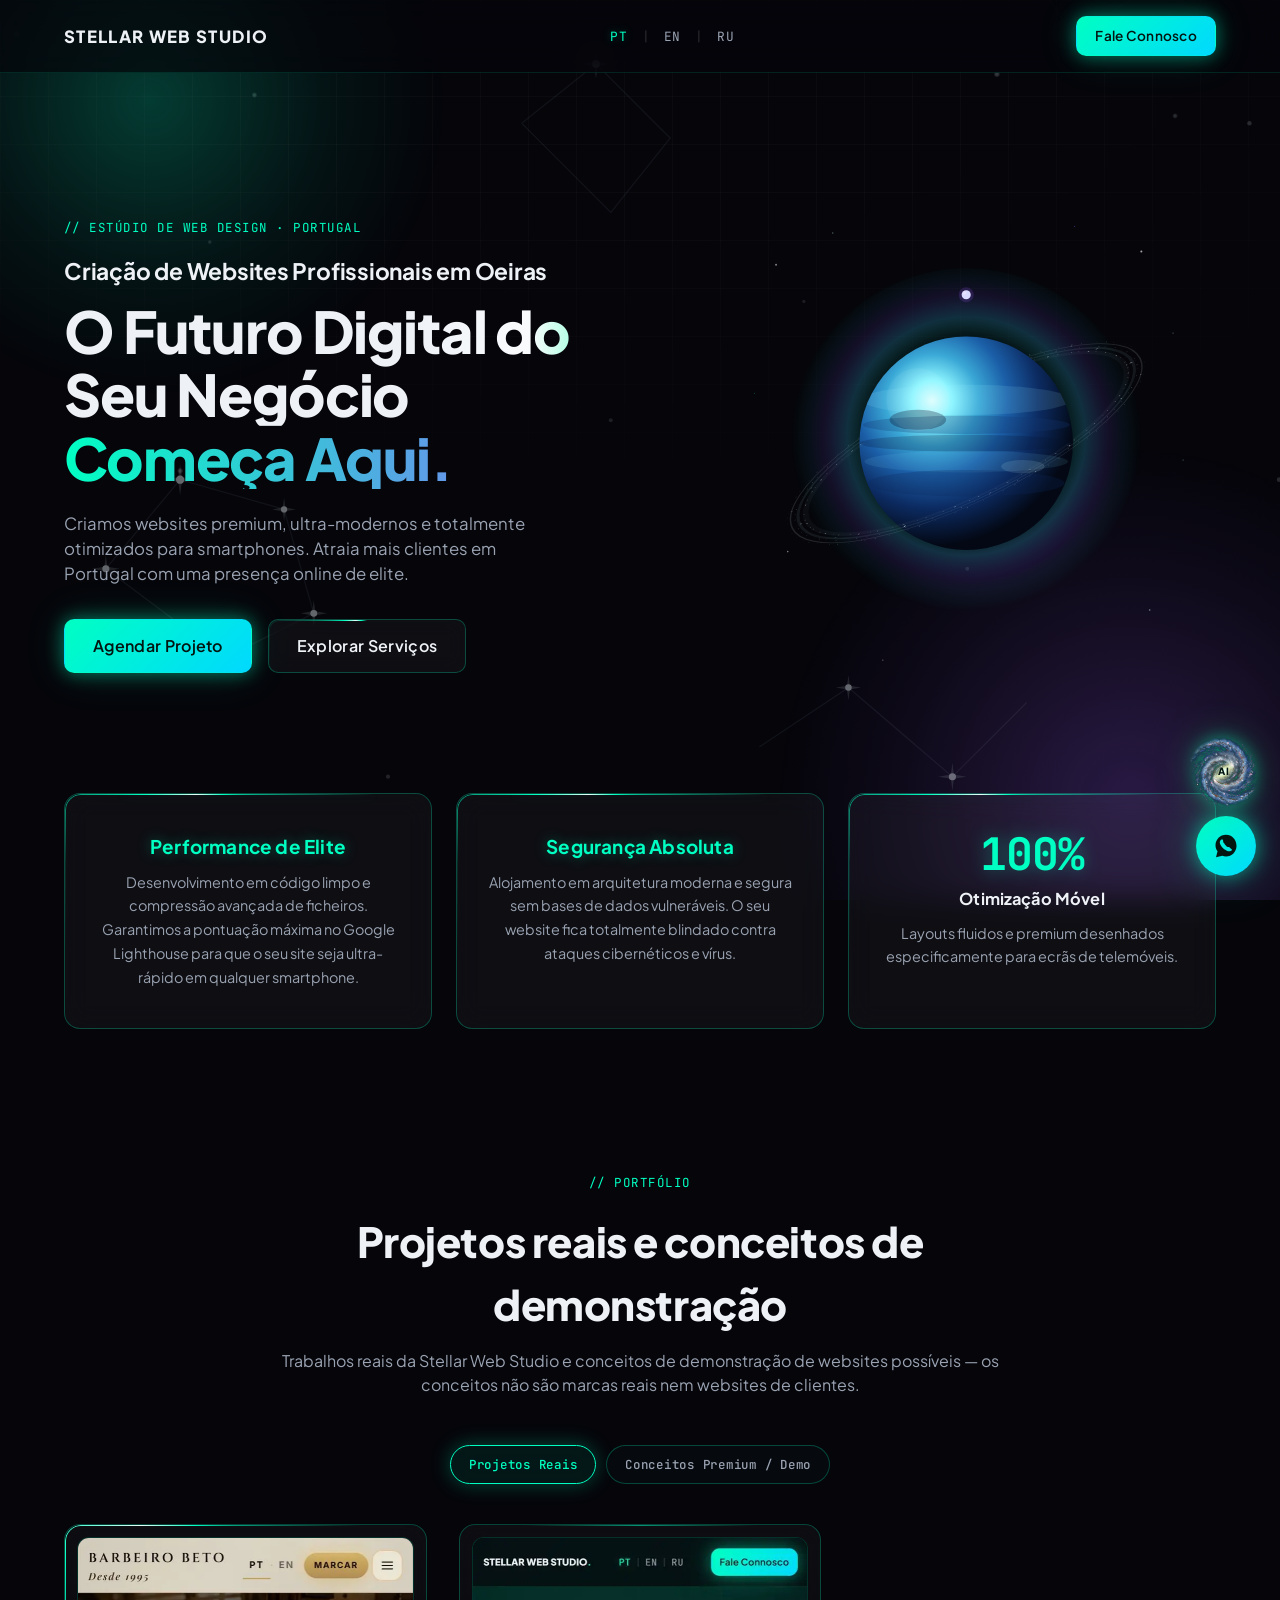
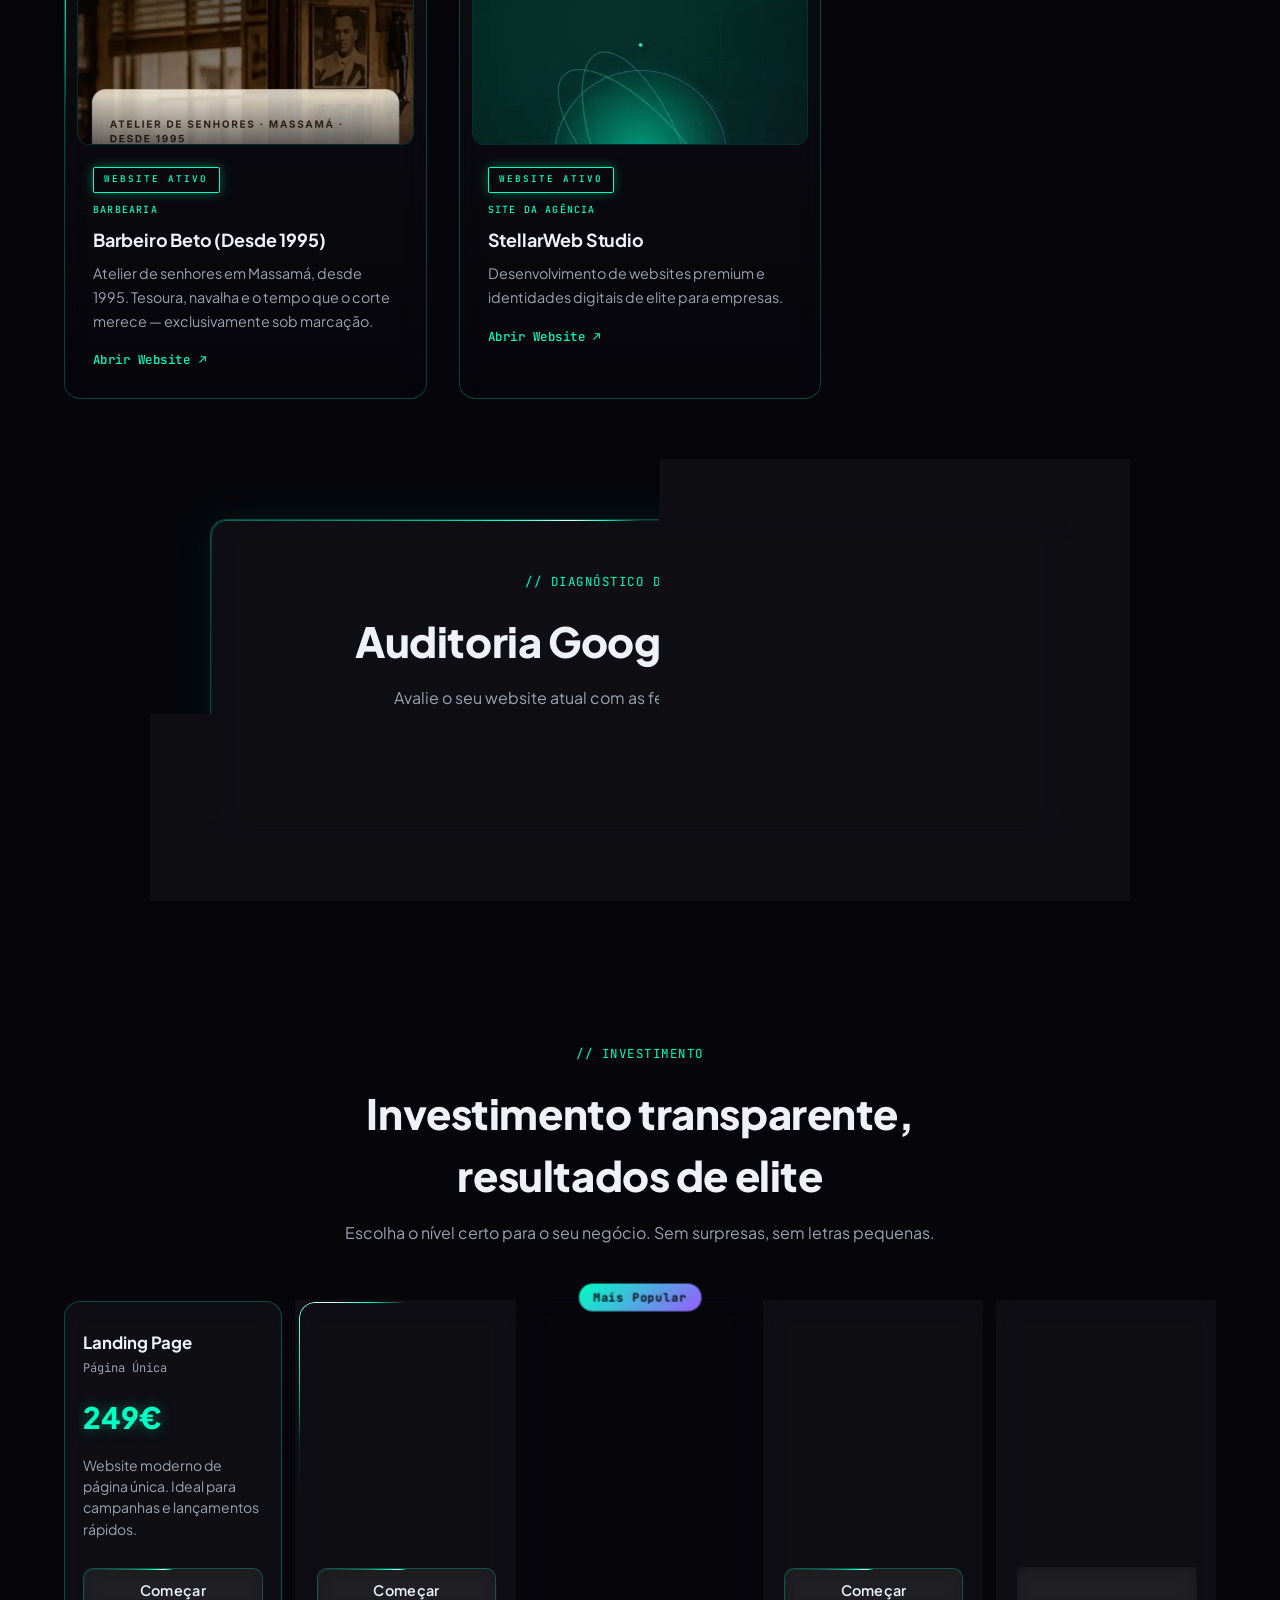
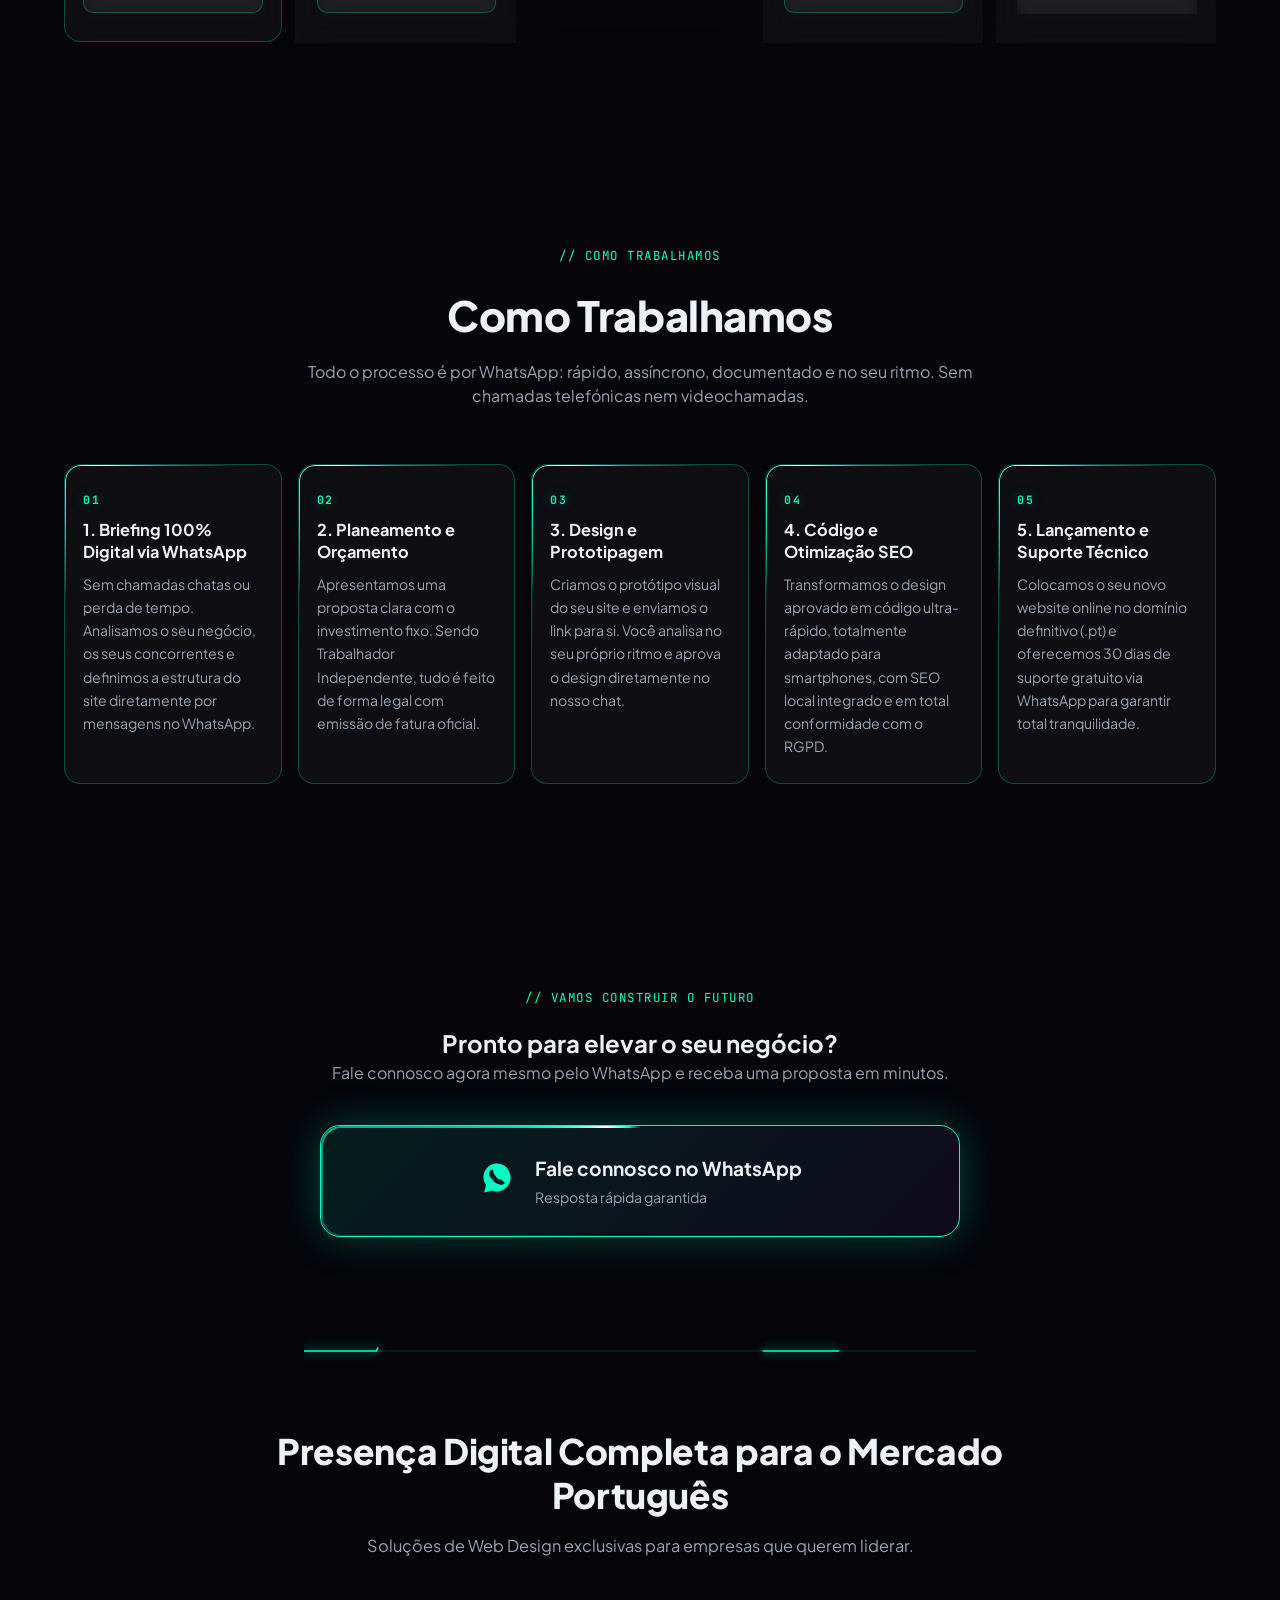
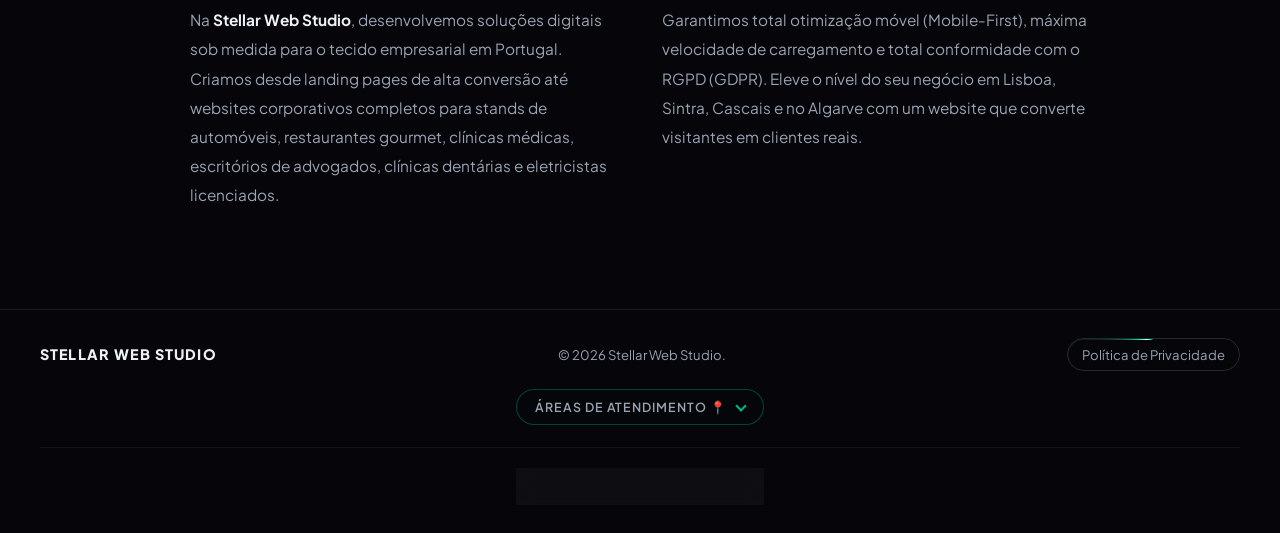
<file: oeiras.html>
<!doctype html>
<html lang="pt-PT">
<head>
<meta charset="UTF-8" />
<meta name="viewport" content="width=device-width, initial-scale=1.0, viewport-fit=cover" />
<!-- Google tag (gtag.js) -->
<script async src="https://www.googletagmanager.com/gtag/js?id=G-GVJ3VXN6C8"></script>
<script>
  window.dataLayer = window.dataLayer || [];
  function gtag(){dataLayer.push(arguments);}
  gtag('js', new Date());
  gtag('config', 'G-GVJ3VXN6C8');
</script>
<title>Criação de Websites e Desenvolvimento Web em Oeiras | Stellar Web</title>
<meta name="description" content="Criamos websites profissionais, ultra-rápidos e otimizados para empresas em Oeiras. O seu parceiro tecnológico de Web Design. Peça orçamento!" />
<meta name="keywords" content="criação de websites oeiras, desenvolvimento web oeiras, web design oeiras, criar site oeiras, agência web design portugal" />
<meta name="author" content="Vadym Minzilevskyi, Stellar Web Studio" />
<meta name="robots" content="index, follow" />
<meta name="google-site-verification" content="y5CZDhuUU19NnIF5j6mVTyw2W411XEZMlFec-QQuRfY" />
<meta name="trustpilot-one-time-domain-verification-id" content="6d7c94dc-8987-4c91-999b-635d4a3bf441" />
<meta name="theme-color" content="#05050A" />
<link rel="canonical" href="https://stellarweb.pt/oeiras" />
<link rel="icon" href="/assets/favicon.svg" type="image/svg+xml" />
<link rel="apple-touch-icon" href="/assets/favicon.svg" />

<meta property="og:type" content="website" />
<meta property="og:site_name" content="Stellar Web Studio" />
<meta property="og:locale" content="pt_PT" />
<meta property="og:title" content="Criação de Websites e Desenvolvimento Web em Oeiras | Stellar Web" />
<meta property="og:description" content="Criamos websites profissionais, ultra-rápidos e otimizados para empresas em Oeiras. O seu parceiro tecnológico de Web Design. Peça orçamento!" />
<meta property="og:url" content="https://stellarweb.pt/oeiras" />
<meta property="og:image" content="https://stellarweb.pt/assets/og-image.png" />
<meta property="og:image:type" content="image/png" />
<meta name="twitter:card" content="summary_large_image" />
<meta name="twitter:title" content="Criação de Websites e Desenvolvimento Web em Oeiras | Stellar Web" />
<meta name="twitter:description" content="Criamos websites profissionais, ultra-rápidos e otimizados para empresas em Oeiras. O seu parceiro tecnológico de Web Design. Peça orçamento!" />
<meta name="twitter:image" content="https://stellarweb.pt/assets/og-image.png" />

<link rel="preconnect" href="https://fonts.googleapis.com">
<link rel="preconnect" href="https://fonts.gstatic.com" crossorigin>
<link rel="stylesheet" href="https://fonts.googleapis.com/css2?family=Plus+Jakarta+Sans:wght@400;500;600;700;800&family=JetBrains+Mono:wght@400;500&display=swap" media="print" onload="this.onload=null;this.media='all'">
<link rel="stylesheet" href="/styles.css" />
<link rel="stylesheet" href="/fx.css" media="(min-width: 768px)">
<noscript>
  <link rel="stylesheet" href="https://fonts.googleapis.com/css2?family=Plus+Jakarta+Sans:wght@400;500;600;700;800&family=JetBrains+Mono:wght@400;500&display=swap">
  <link rel="stylesheet" href="/fx.css" media="(min-width: 768px)">
</noscript>
<script type="application/ld+json">
{
  "@context": "https://schema.org",
  "@type": "ProfessionalService",
  "name": "Stellar Web Studio",
  "alternateName": "StellarWeb Studio",
  "image": "https://stellarweb.pt/assets/logo.png",
  "logo": "https://stellarweb.pt/assets/logo.png",
  "url": "https://stellarweb.pt",
  "inLanguage": "pt-PT",
  "telephone": "+351937260282",
  "priceRange": "€€",
  "description": "Criamos websites profissionais, ultra-rápidos e otimizados para empresas em Oeiras. O seu parceiro tecnológico de Web Design. Peça orçamento!",
  "founder": {
    "@type": "Person",
    "name": "Vadym Minzilevskyi"
  },
  "taxID": "310300118",
  "areaServed": {
    "@type": "City",
    "name": "Oeiras",
    "containedInPlace": {
      "@type": "Country",
      "name": "Portugal"
    }
  },
  "availableLanguage": ["Portuguese", "English", "Russian"],
  "address": {
    "@type": "PostalAddress",
    "addressLocality": "Oeiras",
    "addressRegion": "Lisboa",
    "addressCountry": "PT"
  },
  "geo": {
    "@type": "GeoCoordinates",
    "latitude": "38.7562",
    "longitude": "-9.2831"
  },
  "openingHoursSpecification": {
    "@type": "OpeningHoursSpecification",
    "dayOfWeek": [
      "Monday",
      "Tuesday",
      "Wednesday",
      "Thursday",
      "Friday",
      "Saturday",
      "Sunday"
    ],
    "opens": "09:00",
    "closes": "19:00"
  }
}
</script>
</head>
<body>

<div class="bg-fx" aria-hidden="true">
  <div class="glow glow-cyan"></div>
  <div class="glow glow-purple"></div>
  <div class="grid-overlay"></div>
  <div class="sky-map" aria-hidden="true" focusable="false"></div>
</div>

<header class="navbar" id="navbar">
  <div class="nav-inner">
    <a href="/" class="brand">STELLAR WEB STUDIO</a>
    <nav class="lang-switch" aria-label="Language switch">
      <button class="lang-btn active" data-lang="pt">PT</button>
      <span class="lang-sep">|</span>
      <button class="lang-btn" data-lang="en">EN</button>
      <span class="lang-sep">|</span>
      <button class="lang-btn" data-lang="ru">RU</button>
    </nav>
    <a href="#contact" class="btn btn-neon nav-cta" data-i18n="nav.cta">Fale Connosco</a>
  </div>
</header>

<main id="top">

  <!-- HERO -->
  <section class="hero">
    <div class="hero-inner">
      <span class="eyebrow" data-i18n="hero.eyebrow">// ESTÚDIO DE WEB DESIGN · PORTUGAL</span>
      <h1 class="hero-seo">Criação de Websites Profissionais em Oeiras</h1>
      <h2 class="hero-title">
        <span class="title-sheen" data-i18n="hero.title1">O Futuro Digital do Seu Negócio</span>
        <span class="text-gradient" data-i18n="hero.title2">Começa Aqui.</span>
      </h2>
      <p class="hero-sub" data-i18n="hero.sub">Criamos websites premium, ultra-modernos e totalmente otimizados para smartphones. Atraia mais clientes em Portugal com uma presença online de elite.</p>
      <div class="hero-actions">
        <a href="#contact" class="btn btn-neon btn-lg" data-i18n="hero.cta1">Agendar Projeto</a>
        <a href="#portfolio" class="btn btn-ghost btn-lg" data-i18n="hero.cta2">Explorar Serviços</a>
      </div>
    </div>
    <div class="hero-visual" aria-hidden="true">
      <svg class="data-orb" viewBox="0 0 600 600" fill="none" xmlns="http://www.w3.org/2000/svg" overflow="visible" aria-hidden="true" focusable="false" role="presentation">
        <defs>
          <radialGradient id="neptuneLit" cx="34%" cy="30%" r="68%">
            <stop offset="0%" stop-color="#e7fffd"/>
            <stop offset="14%" stop-color="#8ef6ff"/>
            <stop offset="32%" stop-color="#3aa8d6"/>
            <stop offset="52%" stop-color="#1b5fa8"/>
            <stop offset="74%" stop-color="#0c2b62"/>
            <stop offset="100%" stop-color="#030814"/>
          </radialGradient>
          <radialGradient id="neptuneAura" cx="50%" cy="48%" r="50%">
            <stop offset="52%" stop-color="#00ffc2" stop-opacity="0"/>
            <stop offset="68%" stop-color="#3ecbff" stop-opacity="0.22"/>
            <stop offset="82%" stop-color="#7a5cff" stop-opacity="0.12"/>
            <stop offset="100%" stop-color="#00ffc2" stop-opacity="0"/>
          </radialGradient>
          <clipPath id="planetClip">
            <circle cx="300" cy="300" r="128"/>
          </clipPath>
          <clipPath id="ringBack">
            <rect x="0" y="0" width="600" height="300"/>
          </clipPath>
          <clipPath id="ringFront">
            <rect x="0" y="300" width="600" height="300"/>
          </clipPath>
          <g id="ringDebrisBits">
            <circle class="ring-dust" r="212" fill="none" stroke="#9aa8c7" stroke-width="8" opacity="0.05"/>
            <circle class="ring-dust" r="222" fill="none" stroke="#c8fff8" stroke-width="4" opacity="0.08"/>
            <circle class="ring-dust" r="232" fill="none" stroke="#e8fbff" stroke-width="2" opacity="0.12"/>
            <circle class="ring-dash" r="214" fill="none" stroke="#f4ffff" stroke-width="1.4" opacity="0.55" stroke-dasharray="1.2 11 0.6 18 2.4 14 0.8 22"/>
            <circle class="ring-dash d2" r="226" fill="none" stroke="#d7e7ff" stroke-width="1.1" opacity="0.42" stroke-dasharray="0.7 16 1.8 12 0.5 24 1.3 19"/>
            <circle class="ring-dash d3" r="236" fill="none" stroke="#c8fff8" stroke-width="0.9" opacity="0.38" stroke-dasharray="0.5 20 1.4 15 0.8 26"/>
            <ellipse cx="220" cy="0" rx="2.4" ry="0.7" fill="#f4ffff" opacity="0.9" transform="rotate(18 220 0)"/>
            <ellipse cx="190.5" cy="110" rx="1.6" ry="0.5" fill="#c8fff8" opacity="0.75" transform="rotate(48 190.5 110)"/>
            <ellipse cx="110" cy="190.5" rx="2.1" ry="0.6" fill="#ffffff" opacity="0.82" transform="rotate(72 110 190.5)"/>
            <ellipse cx="0" cy="220" rx="1.2" ry="1.2" fill="#b8c4d8" opacity="0.5"/>
            <ellipse cx="-110" cy="190.5" rx="2.5" ry="0.65" fill="#e8fbff" opacity="0.88" transform="rotate(128 -110 190.5)"/>
            <ellipse cx="-190.5" cy="110" rx="1.4" ry="0.45" fill="#d7e7ff" opacity="0.62" transform="rotate(152 -190.5 110)"/>
            <ellipse cx="-220" cy="0" rx="2.0" ry="0.55" fill="#f4ffff" opacity="0.8" transform="rotate(188 -220 0)"/>
            <ellipse cx="-190.5" cy="-110" rx="1.1" ry="1.1" fill="#9aa8c7" opacity="0.48"/>
            <ellipse cx="-110" cy="-190.5" rx="2.3" ry="0.6" fill="#ffffff" opacity="0.86" transform="rotate(248 -110 -190.5)"/>
            <ellipse cx="0" cy="-220" rx="1.7" ry="0.5" fill="#c8fff8" opacity="0.72" transform="rotate(272 0 -220)"/>
            <ellipse cx="110" cy="-190.5" rx="1.3" ry="0.45" fill="#e8fbff" opacity="0.7" transform="rotate(302 110 -190.5)"/>
            <ellipse cx="190.5" cy="-110" rx="2.2" ry="0.58" fill="#f4ffff" opacity="0.84" transform="rotate(332 190.5 -110)"/>
            <ellipse cx="224.1" cy="60" rx="0.7" ry="0.7" fill="#ffffff" opacity="0.7"/>
            <ellipse cx="60" cy="224.1" rx="1.85" ry="0.5" fill="#c8fff8" opacity="0.68" transform="rotate(98 60 224.1)"/>
            <ellipse cx="-164" cy="164" rx="0.55" ry="0.55" fill="#e8fbff" opacity="0.6"/>
            <ellipse cx="-224.1" cy="-60" rx="1.5" ry="0.45" fill="#d7e7ff" opacity="0.58" transform="rotate(208 -224.1 -60)"/>
            <ellipse cx="-60" cy="-224.1" rx="0.65" ry="0.65" fill="#ffffff" opacity="0.55"/>
            <ellipse cx="164" cy="-164" rx="1.9" ry="0.52" fill="#e8fbff" opacity="0.74" transform="rotate(318 164 -164)"/>
          </g>
        </defs>

        <g class="starfield">
          <circle class="star-twinkle" cx="72" cy="86" r="1.1" fill="#eef7ff" opacity="0.55"/>
          <circle class="star-twinkle s2" cx="140" cy="48" r="0.8" fill="#c8fff8" opacity="0.4"/>
          <circle class="star-twinkle s3" cx="510" cy="70" r="1.2" fill="#ffffff" opacity="0.65"/>
          <circle class="star-twinkle" cx="548" cy="168" r="0.7" fill="#b8d4ff" opacity="0.45"/>
          <circle class="star-twinkle s2" cx="86" cy="430" r="0.9" fill="#ffffff" opacity="0.5"/>
          <circle class="star-twinkle s3" cx="46" cy="240" r="0.6" fill="#00ffc2" opacity="0.35"/>
          <circle class="star-twinkle" cx="520" cy="500" r="1" fill="#e8fbff" opacity="0.5"/>
          <circle class="star-twinkle s2" cx="430" cy="40" r="0.7" fill="#9b5cff" opacity="0.45"/>
          <circle class="star-twinkle s3" cx="200" cy="560" r="0.8" fill="#ffffff" opacity="0.4"/>
          <circle class="star-twinkle" cx="560" cy="320" r="0.6" fill="#c8fff8" opacity="0.5"/>
        </g>

        <circle class="neptune-glow" cx="300" cy="300" r="210" fill="url(#neptuneAura)"/>

        <g class="neptune-rings neptune-rings-back">
          <g clip-path="url(#ringBack)">
            <g transform="translate(300 300) rotate(-26) scale(1 0.30)">
              <g class="ring-debris">
                <rect x="-240" y="-240" width="480" height="480" fill="none"/>
                <use href="#ringDebrisBits"/>
                <g class="ring-mobile-gleam">
                  <circle r="218" fill="none" stroke="#f7ffff" stroke-width="3.2" opacity="0.9" stroke-dasharray="3.4 7 1.1 12 5 9"/>
                  <circle r="228" fill="none" stroke="#c8fff8" stroke-width="2.2" opacity="0.7" stroke-dasharray="1.6 10 3.2 14 0.8 18"/>
                  <circle r="236" fill="none" stroke="#00ffc2" stroke-width="1.4" opacity="0.45" stroke-dasharray="0.8 16 2.4 11"/>
                </g>
              </g>
            </g>
          </g>
        </g>

        <g class="neptune-moon" transform-origin="300px 300px">
          <circle cx="300" cy="122" r="5.5" fill="#e7f4ff"/>
          <circle cx="298" cy="120" r="2" fill="#ffffff" opacity="0.7"/>
          <circle cx="300" cy="122" r="9" fill="#9b5cff" opacity="0.18"/>
        </g>

        <circle cx="300" cy="300" r="128" fill="url(#neptuneLit)"/>
        <g clip-path="url(#planetClip)" class="neptune-clouds">
          <ellipse cx="300" cy="248" rx="126" ry="18" fill="#9fe9ff" opacity="0.12"/>
          <ellipse cx="300" cy="278" rx="124" ry="11" fill="#14386f" opacity="0.28"/>
          <ellipse cx="300" cy="300" rx="128" ry="10" fill="#06152e" opacity="0.22"/>
          <ellipse cx="300" cy="322" rx="122" ry="13" fill="#7fdfff" opacity="0.1"/>
          <ellipse cx="300" cy="348" rx="118" ry="16" fill="#0d2a58" opacity="0.26"/>
          <ellipse cx="242" cy="272" rx="34" ry="12" fill="#07122c" opacity="0.32"/>
          <ellipse cx="368" cy="328" rx="26" ry="8" fill="#cfffff" opacity="0.12"/>
        </g>
        <circle cx="242" cy="248" r="38" fill="#ffffff" opacity="0.05"/>

        <g class="neptune-rings neptune-rings-front">
          <g clip-path="url(#ringFront)">
            <g transform="translate(300 300) rotate(-26) scale(1 0.30)">
              <g class="ring-debris">
                <rect x="-240" y="-240" width="480" height="480" fill="none"/>
                <use href="#ringDebrisBits"/>
                <g class="ring-mobile-gleam">
                  <circle r="218" fill="none" stroke="#f7ffff" stroke-width="3.2" opacity="0.9" stroke-dasharray="3.4 7 1.1 12 5 9"/>
                  <circle r="228" fill="none" stroke="#c8fff8" stroke-width="2.2" opacity="0.7" stroke-dasharray="1.6 10 3.2 14 0.8 18"/>
                  <circle r="236" fill="none" stroke="#00ffc2" stroke-width="1.4" opacity="0.45" stroke-dasharray="0.8 16 2.4 11"/>
                </g>
              </g>
            </g>
          </g>
        </g>
      </svg>
    </div>
  </section>

  <!-- METRICS -->
  <section class="metrics">
    <div class="grid-metrics">
      <article class="card metric-card">
        <h3 class="metric-label" data-i18n="metrics.m1.label">Performance de Elite</h3>
        <p class="metric-sub" data-i18n="metrics.m1.sub">Desenvolvimento em código limpo e compressão avançada de ficheiros. Garantimos a pontuação máxima no Google Lighthouse para que o seu site seja ultra-rápido em qualquer smartphone.</p>
      </article>
      <article class="card metric-card">
        <h3 class="metric-label" data-i18n="metrics.m2.label">Segurança Absoluta</h3>
        <p class="metric-sub" data-i18n="metrics.m2.sub">Alojamento em arquitetura moderna e segura sem bases de dados vulneráveis. O seu website fica totalmente blindado contra ataques cibernéticos e vírus.</p>
      </article>
      <article class="card metric-card">
        <span class="metric-num">100%</span>
        <span class="metric-label" data-i18n="metrics.m3.label">Otimização Móvel</span>
        <p class="metric-sub" data-i18n="metrics.m3.sub">Layouts fluidos e premium desenhados especificamente para ecrãs de telemóveis.</p>
      </article>
    </div>
  </section>

  <!-- PORTFOLIO -->
  <section class="section" id="portfolio">
    <div class="section-head">
      <span class="eyebrow" data-i18n="portfolio.eyebrow">// PORTFÓLIO</span>
      <h2 data-i18n="portfolio.title">Projetos reais e conceitos de demonstração</h2>
      <p class="section-sub" data-i18n="portfolio.sub">Trabalhos reais da Stellar Web Studio e conceitos de demonstração de websites possíveis — os conceitos não são marcas reais nem websites de clientes.</p>
    </div>
    <div class="portfolio-tabs" role="tablist" data-i18n-label="portfolio.tabs.aria" aria-label="Filtro do portfólio">
      <button type="button" class="portfolio-tab is-active" role="tab" id="portfolioTabLive" aria-selected="true" aria-controls="portfolioGrid" data-filter="live" data-i18n="portfolio.tab.live">Projetos Reais</button>
      <button type="button" class="portfolio-tab" role="tab" id="portfolioTabDemo" aria-selected="false" aria-controls="portfolioGrid" data-filter="demo" data-i18n="portfolio.tab.demo">Conceitos Premium / Demo</button>
    </div>
    <div class="portfolio-clip" id="portfolioClip">
      <div class="grid-portfolio" id="portfolioGrid">
      <article class="group card portfolio-card portfolio-card-live" data-kind="live">
        <div class="preview-stage" aria-hidden="true">
          <picture>
            <source type="image/webp" srcset="/images/portfolio/barber.webp" />
            <img class="preview-scrollshot" src="/images/portfolio/barber.jpg" alt="Website premium para barbearia em Oeiras - Stellar Web Studio" width="640" height="5146" loading="lazy" decoding="async" draggable="false" />
          </picture>
        </div>
        <a href="https://barbeirobeto.netlify.app/" target="_blank" rel="noopener noreferrer" class="portfolio-card-link">
        <div class="portfolio-body">
          <span class="portfolio-badge portfolio-badge-live" data-i18n="portfolio.badge.live">WEBSITE ATIVO</span>
          <span class="portfolio-category" data-i18n="portfolio.card1.category">BARBEARIA</span>
          <h3 data-i18n="portfolio.card1.title">Barbeiro Beto (Desde 1995)</h3>
          <p data-i18n="portfolio.card1.desc">Atelier de senhores em Massamá, desde 1995. Tesoura, navalha e o tempo que o corte merece — exclusivamente sob marcação.</p>
          <span class="portfolio-cta"><span data-i18n="portfolio.tag.live">Abrir Website</span><span class="portfolio-cta-arrow" aria-hidden="true">↗</span></span>
        </div>
        </a>
      </article>
      <article class="group card portfolio-card" data-kind="demo">
        <div class="preview-stage" aria-hidden="true">
          <picture>
            <source type="image/webp" srcset="/images/portfolio/clinic.webp" />
            <img class="preview-scrollshot" src="/images/portfolio/clinic.jpg" alt="Website premium para clínica médica familiar em Oeiras - Stellar Web Studio" width="640" height="5146" loading="lazy" decoding="async" draggable="false" />
          </picture>
        </div>
        <a href="https://clinicamedica121.netlify.app/" target="_blank" rel="noopener noreferrer" class="portfolio-card-link">
        <div class="portfolio-body">
          <span class="portfolio-badge" data-i18n="portfolio.badge">DEMO · CONCEITO</span>
          <span class="portfolio-category" data-i18n="portfolio.card2.category">CLÍNICA MÉDICA</span>
          <h3 data-i18n="portfolio.card2.title">Sávia — Clínica Médica Familiar</h3>
          <p data-i18n="portfolio.card2.desc">Clínica privada de medicina familiar no Saldanha. Tempo, discrição e rigor suíço para famílias de Lisboa e Cascais.</p>
          <span class="portfolio-cta"><span data-i18n="portfolio.tag.demo">Abrir Demonstração</span><span class="portfolio-cta-arrow" aria-hidden="true">↗</span></span>
        </div>
        </a>
      </article>
      <article class="group card portfolio-card" data-kind="demo">
        <div class="preview-stage" aria-hidden="true">
          <picture>
            <source type="image/webp" srcset="/images/portfolio/construction.webp" />
            <img class="preview-scrollshot" src="/images/portfolio/construction.jpg" alt="Website premium para construção de luxo em Oeiras - Stellar Web Studio" width="640" height="3893" loading="lazy" decoding="async" draggable="false" />
          </picture>
        </div>
        <a href="https://acabamento121.netlify.app/" target="_blank" rel="noopener noreferrer" class="portfolio-card-link">
        <div class="portfolio-body">
          <span class="portfolio-badge" data-i18n="portfolio.badge">DEMO · CONCEITO</span>
          <span class="portfolio-category" data-i18n="portfolio.card3.category">CONSTRUÇÃO DE LUXO</span>
          <h3 data-i18n="portfolio.card3.title">Áurea Construções &amp; Atelier</h3>
          <p data-i18n="portfolio.card3.desc">Atelier de obra de autor em Lisboa, Cascais e Sintra. Estuque veneziano genuíno, acabamentos de alta costura e garantia de 5 anos.</p>
          <span class="portfolio-cta"><span data-i18n="portfolio.tag.demo">Abrir Demonstração</span><span class="portfolio-cta-arrow" aria-hidden="true">↗</span></span>
        </div>
        </a>
      </article>
      <article class="group card portfolio-card" data-kind="demo">
        <div class="preview-stage" aria-hidden="true">
          <picture>
            <source type="image/webp" srcset="/images/portfolio/law.webp" />
            <img class="preview-scrollshot" src="/images/portfolio/law.jpg" alt="Website premium para sociedade de advogados em Oeiras - Stellar Web Studio" width="640" height="3893" loading="lazy" decoding="async" draggable="false" />
          </picture>
        </div>
        <a href="https://advogada121.netlify.app/" target="_blank" rel="noopener noreferrer" class="portfolio-card-link">
        <div class="portfolio-body">
          <span class="portfolio-badge" data-i18n="portfolio.badge">DEMO · CONCEITO</span>
          <span class="portfolio-category" data-i18n="portfolio.card4.category">SOCIEDADE DE ADVOGADOS</span>
          <h3 data-i18n="portfolio.card4.title">Áurea &amp; Associados</h3>
          <p data-i18n="portfolio.card4.desc">Sociedade de advogados na Avenida da Liberdade. Direito Imobiliário e Relocalização.</p>
          <span class="portfolio-cta"><span data-i18n="portfolio.tag.demo">Abrir Demonstração</span><span class="portfolio-cta-arrow" aria-hidden="true">↗</span></span>
        </div>
        </a>
      </article>
      <article class="group card portfolio-card" data-kind="demo">
        <div class="preview-stage" aria-hidden="true">
          <picture>
            <source type="image/webp" srcset="/images/portfolio/dental.webp" />
            <img class="preview-scrollshot" src="/images/portfolio/dental.jpg" alt="Website premium para clínica de estética dentária em Oeiras - Stellar Web Studio" width="640" height="5146" loading="lazy" decoding="async" draggable="false" />
          </picture>
        </div>
        <a href="https://dentaria.netlify.app/" target="_blank" rel="noopener noreferrer" class="portfolio-card-link">
        <div class="portfolio-body">
          <span class="portfolio-badge" data-i18n="portfolio.badge">DEMO · CONCEITO</span>
          <span class="portfolio-category" data-i18n="portfolio.card5.category">CLÍNICA DENTÁRIA</span>
          <h3 data-i18n="portfolio.card5.title">AUREA Estética Dentária</h3>
          <p data-i18n="portfolio.card5.desc">Estética dentária de alta precisão na Avenida da Liberdade — rápido, intuitivo e sem complicações.</p>
          <span class="portfolio-cta"><span data-i18n="portfolio.tag.demo">Abrir Demonstração</span><span class="portfolio-cta-arrow" aria-hidden="true">↗</span></span>
        </div>
        </a>
      </article>
      <article class="group card portfolio-card" data-kind="demo">
        <div class="preview-stage" aria-hidden="true">
          <picture>
            <source type="image/webp" srcset="/images/portfolio/rental.webp" />
            <img class="preview-scrollshot" src="/images/portfolio/rental.jpg" alt="Website de luxo para aluguer de carros em Oeiras - Stellar Web Studio" width="640" height="3893" loading="lazy" decoding="async" draggable="false" />
          </picture>
        </div>
        <a href="https://rentcar121.netlify.app/" target="_blank" rel="noopener noreferrer" class="portfolio-card-link">
        <div class="portfolio-body">
          <span class="portfolio-badge" data-i18n="portfolio.badge">DEMO · CONCEITO</span>
          <span class="portfolio-category" data-i18n="portfolio.card6.category">ALUGUER DE SUPERDESPORTIVOS</span>
          <h3 data-i18n="portfolio.card6.title">Rent-a-Car Premium</h3>
          <p data-i18n="portfolio.card6.desc">Superdesportivos de excepção com entrega VIP na Marina de Cascais e no Aeroporto de Lisboa. Porsche, Ferrari, Lamborghini.</p>
          <span class="portfolio-cta"><span data-i18n="portfolio.tag.demo">Abrir Demonstração</span><span class="portfolio-cta-arrow" aria-hidden="true">↗</span></span>
        </div>
        </a>
      </article>
      <article class="group card portfolio-card" data-kind="demo">
        <div class="preview-stage" aria-hidden="true">
          <picture>
            <source type="image/webp" srcset="/images/portfolio/restaurant.webp" />
            <img class="preview-scrollshot" src="/images/portfolio/restaurant.jpg" alt="Website premium para restaurante de alta cozinha em Oeiras - Stellar Web Studio" width="640" height="3893" loading="lazy" decoding="async" draggable="false" />
          </picture>
        </div>
        <a href="https://restaurants121.netlify.app/" target="_blank" rel="noopener noreferrer" class="portfolio-card-link">
        <div class="portfolio-body">
          <span class="portfolio-badge" data-i18n="portfolio.badge">DEMO · CONCEITO</span>
          <span class="portfolio-category" data-i18n="portfolio.card7.category">RESTAURANTE DE ALTA COZINHA</span>
          <h3 data-i18n="portfolio.card7.title">Áurea — Alta Cozinha</h3>
          <p data-i18n="portfolio.card7.desc">Palácio contemporâneo da mesa portuguesa e gastronomia atlântica no Chiado.</p>
          <span class="portfolio-cta"><span data-i18n="portfolio.tag.demo">Abrir Demonstração</span><span class="portfolio-cta-arrow" aria-hidden="true">↗</span></span>
        </div>
        </a>
      </article>
      <article class="group card portfolio-card portfolio-card-live" data-kind="live">
        <div class="preview-stage" aria-hidden="true">
          <picture>
            <source type="image/webp" srcset="/images/portfolio/studio.webp" />
            <img class="preview-scrollshot" src="/images/portfolio/studio.jpg" alt="Website da agência Stellar Web Studio em Oeiras" width="640" height="5146" loading="lazy" decoding="async" draggable="false" />
          </picture>
        </div>
        <a href="#top" class="portfolio-card-link">
        <div class="portfolio-body">
          <span class="portfolio-badge portfolio-badge-live" data-i18n="portfolio.badge.live">WEBSITE ATIVO</span>
          <span class="portfolio-category" data-i18n="portfolio.card8.category">SITE DA AGÊNCIA</span>
          <h3 data-i18n="portfolio.card8.title">StellarWeb Studio</h3>
          <p data-i18n="portfolio.card8.desc">Desenvolvimento de websites premium e identidades digitais de elite para empresas.</p>
          <span class="portfolio-cta"><span data-i18n="portfolio.tag.live">Abrir Website</span><span class="portfolio-cta-arrow" aria-hidden="true">↗</span></span>
        </div>
        </a>
      </article>
      </div>
    </div>
    <button type="button" class="portfolio-more" id="portfolioMore" hidden aria-expanded="false" aria-controls="portfolioClip">
      <span class="portfolio-more-more" data-i18n="portfolio.more">Ver mais projetos</span>
      <span class="portfolio-more-less" data-i18n="portfolio.less">Ver menos projetos</span>
      <span class="portfolio-more-arrow" aria-hidden="true">⬇</span>
    </button>
  </section>

  <section class="section audit" id="audit">
    <div class="audit-block">
      <div class="section-head audit-head">
        <span class="eyebrow" data-i18n="audit.eyebrow">// DIAGNÓSTICO DIGITAL REAL</span>
        <h2 data-i18n="audit.title">Auditoria Google Lighthouse</h2>
        <p class="section-sub" data-i18n="audit.sub">Avalie o seu website atual com as ferramentas oficiais da Google.</p>
      </div>

      <form class="audit-form" id="auditForm">
        <label class="sr-only" for="auditUrl" data-i18n="audit.label">URL do website</label>
        <input id="auditUrl" class="audit-input" type="text" inputmode="url" autocomplete="url" placeholder="Ex: https://asuaempresa.pt" data-i18n-placeholder="audit.placeholder" />
        <button type="submit" class="btn btn-neon" id="auditSubmit" data-i18n="audit.cta">Executar Auditoria Google ↗</button>
      </form>

      <p class="audit-inline-error" id="auditInlineError" hidden></p>

      <div class="audit-loader" id="auditLoader" hidden>
        <div class="audit-pct" id="auditPct">0%</div>
        <div class="audit-pct-track" aria-hidden="true"><span class="audit-pct-fill" id="auditPctFill"></span></div>
        <p class="audit-log" id="auditLog" data-i18n="audit.loading">A invocar servidores da Google Lighthouse...</p>
      </div>

      <div class="audit-error" id="auditError" hidden>
        <p id="auditErrorText"></p>
        <button type="button" class="btn btn-ghost" id="auditRetry" data-i18n="audit.retry">Tentar novamente</button>
        <a class="btn btn-neon" href="https://wa.me/351937260282" target="_blank" rel="noopener" data-i18n="contact.wa.title">Fale connosco no WhatsApp</a>
      </div>

      <div class="audit-results" id="auditResults" hidden>
        <p class="audit-tested" id="auditTested"></p>
        <div class="audit-gauges">
          <article class="audit-gauge is-open" data-cat="performance" role="button" tabindex="0" aria-expanded="true" aria-controls="audit-panel-performance">
            <div class="audit-ring-wrap">
              <svg viewBox="0 0 100 100" aria-hidden="true">
                <circle class="audit-ring-bg" cx="50" cy="50" r="42"></circle>
                <circle class="audit-ring" cx="50" cy="50" r="42"></circle>
              </svg>
              <span class="audit-score" id="auditScorePerformance">—</span>
            </div>
            <span class="audit-gauge-label" data-i18n="audit.score.perf">Desempenho</span>
          </article>
          <article class="audit-gauge" data-cat="accessibility" role="button" tabindex="0" aria-expanded="false" aria-controls="audit-panel-accessibility">
            <div class="audit-ring-wrap">
              <svg viewBox="0 0 100 100" aria-hidden="true">
                <circle class="audit-ring-bg" cx="50" cy="50" r="42"></circle>
                <circle class="audit-ring" cx="50" cy="50" r="42"></circle>
              </svg>
              <span class="audit-score" id="auditScoreAccessibility">—</span>
            </div>
            <span class="audit-gauge-label" data-i18n="audit.score.a11y">Acessibilidade</span>
          </article>
          <article class="audit-gauge" data-cat="best-practices" role="button" tabindex="0" aria-expanded="false" aria-controls="audit-panel-best-practices">
            <div class="audit-ring-wrap">
              <svg viewBox="0 0 100 100" aria-hidden="true">
                <circle class="audit-ring-bg" cx="50" cy="50" r="42"></circle>
                <circle class="audit-ring" cx="50" cy="50" r="42"></circle>
              </svg>
              <span class="audit-score" id="auditScoreBestPractices">—</span>
            </div>
            <span class="audit-gauge-label" data-i18n="audit.score.bp">Boas Práticas</span>
          </article>
          <article class="audit-gauge" data-cat="seo" role="button" tabindex="0" aria-expanded="false" aria-controls="audit-panel-seo">
            <div class="audit-ring-wrap">
              <svg viewBox="0 0 100 100" aria-hidden="true">
                <circle class="audit-ring-bg" cx="50" cy="50" r="42"></circle>
                <circle class="audit-ring" cx="50" cy="50" r="42"></circle>
              </svg>
              <span class="audit-score" id="auditScoreSeo">—</span>
            </div>
            <span class="audit-gauge-label" data-i18n="audit.score.seo">SEO</span>
          </article>
        </div>
        <div class="audit-accordions" id="auditAccordions">
          <div class="audit-acc is-open" data-cat="performance">
            <button type="button" class="audit-acc-trigger" id="auditAccPerf" aria-expanded="true" aria-controls="audit-panel-performance">
              <span data-i18n="audit.score.perf">Desempenho</span>
              <span class="audit-acc-chevron" aria-hidden="true"></span>
            </button>
            <div class="audit-acc-panel" id="audit-panel-performance" role="region" aria-labelledby="auditAccPerf">
              <div class="audit-acc-panel-inner">
                <p class="audit-acc-fact">
                  <strong data-i18n="audit.meaning">O que significa</strong>
                  <span data-i18n="audit.explain.perf.meaning">Velocidade e agilidade do site.</span>
                </p>
                <p class="audit-acc-fact">
                  <strong data-i18n="audit.business">Para o seu negócio</strong>
                  <span data-i18n="audit.explain.perf.business">Se o seu site demorar mais de 3 segundos a carregar, 50% dos utilizadores desistem. Um site lento faz com que perca clientes e deite dinheiro fora em publicidade (Facebook/Google Ads). O nosso objetivo é colocar o seu site a carregar em menos de 1 segundo.</span>
                </p>
              </div>
            </div>
          </div>
          <div class="audit-acc" data-cat="accessibility">
            <button type="button" class="audit-acc-trigger" id="auditAccA11y" aria-expanded="false" aria-controls="audit-panel-accessibility">
              <span data-i18n="audit.score.a11y">Acessibilidade</span>
              <span class="audit-acc-chevron" aria-hidden="true"></span>
            </button>
            <div class="audit-acc-panel" id="audit-panel-accessibility" role="region" aria-labelledby="auditAccA11y">
              <div class="audit-acc-panel-inner">
                <p class="audit-acc-fact">
                  <strong data-i18n="audit.meaning">O que significa</strong>
                  <span data-i18n="audit.explain.a11y.meaning">Facilidade de uso para todos os utilizadores.</span>
                </p>
                <p class="audit-acc-fact">
                  <strong data-i18n="audit.business">Para o seu negócio</strong>
                  <span data-i18n="audit.explain.a11y.business">Garante que qualquer pessoa (incluindo idosos ou clientes no telemóvel sob luz solar intensa) consegue ler o seu menu e contactá-lo facilmente. Além disso, evita problemas legais, pois a União Europeia penaliza sites que não cumprem as normas de acessibilidade.</span>
                </p>
              </div>
            </div>
          </div>
          <div class="audit-acc" data-cat="best-practices">
            <button type="button" class="audit-acc-trigger" id="auditAccBp" aria-expanded="false" aria-controls="audit-panel-best-practices">
              <span data-i18n="audit.score.bp">Boas Práticas</span>
              <span class="audit-acc-chevron" aria-hidden="true"></span>
            </button>
            <div class="audit-acc-panel" id="audit-panel-best-practices" role="region" aria-labelledby="auditAccBp">
              <div class="audit-acc-panel-inner">
                <p class="audit-acc-fact">
                  <strong data-i18n="audit.meaning">O que significa</strong>
                  <span data-i18n="audit.explain.bp.meaning">Segurança, estabilidade e conformidade.</span>
                </p>
                <p class="audit-acc-fact">
                  <strong data-i18n="audit.business">Para o seu negócio</strong>
                  <span data-i18n="audit.explain.bp.business">Protege o seu site contra falhas e ataques. Se esta nota for baixa, o Google Chrome pode exibir um aviso aos seus clientes: "Este site não é seguro". Isto destrói instantaneamente a confiança na sua empresa.</span>
                </p>
              </div>
            </div>
          </div>
          <div class="audit-acc" data-cat="seo">
            <button type="button" class="audit-acc-trigger" id="auditAccSeo" aria-expanded="false" aria-controls="audit-panel-seo">
              <span data-i18n="audit.score.seo">SEO</span>
              <span class="audit-acc-chevron" aria-hidden="true"></span>
            </button>
            <div class="audit-acc-panel" id="audit-panel-seo" role="region" aria-labelledby="auditAccSeo">
              <div class="audit-acc-panel-inner">
                <p class="audit-acc-fact">
                  <strong data-i18n="audit.meaning">O que significa</strong>
                  <span data-i18n="audit.explain.seo.meaning">Visibilidade do seu site no Google.</span>
                </p>
                <p class="audit-acc-fact">
                  <strong data-i18n="audit.business">Para o seu negócio</strong>
                  <span data-i18n="audit.explain.seo.business">Uma nota baixa significa que o Google esconde o seu site. Os clientes em Portugal pesquisam pelos seus serviços, mas só encontram os seus concorrentes. Corrigir o SEO traz-lhe clientes orgânicos e totalmente gratuitos todos os dias.</span>
                </p>
              </div>
            </div>
          </div>
        </div>
        <div class="audit-cta-box">
          <p data-i18n="audit.insight">A Google identificou oportunidades de melhoria no seu código. Para receber uma análise interpretada por um especialista e o plano de correção técnica, fale connosco.</p>
          <a class="btn btn-neon btn-lg audit-wa" id="auditWa" href="https://wa.me/351937260282?text=Ol%C3%A1%2C%20quero%20o%20plano%20de%20corre%C3%A7%C3%A3o%20t%C3%A9cnica%20gr%C3%A1tis." target="_blank" rel="noopener" data-i18n="audit.wa">Receber Plano de Correção Técnica Grátis</a>
        </div>
        <button type="button" class="btn btn-ghost audit-again" id="auditAgain" data-i18n="audit.again">Nova auditoria</button>
      </div>
    </div>
  </section>

  <!-- PRICING -->
  <section class="section" id="pricing">
    <div class="section-head">
      <span class="eyebrow" data-i18n="pricing.eyebrow">// INVESTIMENTO</span>
      <h2 data-i18n="pricing.title">Investimento transparente, resultados de elite</h2>
      <p class="section-sub" data-i18n="pricing.sub">Escolha o nível certo para o seu negócio. Sem surpresas, sem letras pequenas.</p>
    </div>
    <div class="grid-pricing">
      <article class="price-card">
        <h3 data-i18n="pricing.p1.name">Landing Page</h3>
        <p class="price-tag-sub" data-i18n="pricing.p1.tag">Página Única</p>
        <div class="price-amount">249€</div>
        <p class="price-desc" data-i18n="pricing.p1.desc">Website moderno de página única. Ideal para campanhas e lançamentos rápidos.</p>
        <a href="#contact" class="btn btn-ghost btn-block" data-i18n="pricing.cta">Começar</a>
      </article>
      <article class="price-card">
        <h3 data-i18n="pricing.p2.name">Website Institucional / Corporativo</h3>
        <p class="price-tag-sub" data-i18n="pricing.p2.tag">Até 5 páginas</p>
        <div class="price-amount">499€</div>
        <p class="price-desc" data-i18n="pricing.p2.desc">A estrutura corporativa clássica para PME.</p>
        <a href="#contact" class="btn btn-ghost btn-block" data-i18n="pricing.cta">Começar</a>
      </article>
      <article class="price-card price-card-featured">
        <div class="featured-tag" data-i18n="pricing.p3.badge">Mais Popular</div>
        <h3 data-i18n="pricing.p3.name">Website Premium por Medida</h3>
        <p class="price-tag-sub" data-i18n="pricing.p3.tag">Design exclusivo de elite</p>
        <div class="price-amount">999€</div>
        <p class="price-desc" data-i18n="pricing.p3.desc">Plataforma web de elite com design exclusivo e animações.</p>
        <a href="#contact" class="btn btn-neon btn-block" data-i18n="pricing.cta">Começar</a>
      </article>
      <article class="price-card">
        <h3 data-i18n="pricing.p4.name">Assistentes de IA para PME</h3>
        <p class="price-tag-sub" data-i18n="pricing.p4.tag">Automatização e formação</p>
        <div class="price-amount" data-i18n="pricing.p4.price">Desde 499€</div>
        <p class="price-desc" data-i18n="pricing.p4.desc">Implementação, automatização de rotinas e formação da equipa.</p>
        <a href="#contact" class="btn btn-ghost btn-block" data-i18n="pricing.cta">Começar</a>
      </article>
      <article class="price-card">
        <h3 data-i18n="pricing.p5.name">Suporte Técnico Mensal</h3>
        <p class="price-tag-sub" data-i18n="pricing.p5.tag">Opcional</p>
        <div class="price-amount" data-i18n="pricing.p5.price">49€ / mês</div>
        <p class="price-desc" data-i18n="pricing.p5.desc">Monitorização, segurança e pequenas alterações.</p>
        <a href="#contact" class="btn btn-ghost btn-block" data-i18n="pricing.cta">Começar</a>
      </article>
    </div>
  </section>

  <!-- WORKFLOW -->
  <section class="section process" id="process">
    <div class="section-head">
      <span class="eyebrow" data-i18n="workflow.eyebrow">// COMO TRABALHAMOS</span>
      <h2 data-i18n="workflow.title">Como Trabalhamos</h2>
      <p class="section-sub" data-i18n="workflow.sub">Todo o processo é por WhatsApp: rápido, assíncrono, documentado e no seu ritmo. Sem chamadas telefónicas nem videochamadas.</p>
    </div>
    <ol class="process-grid">
      <li class="process-card">
        <span class="process-num" aria-hidden="true">01</span>
        <h3 data-i18n="workflow.s1.title">1. Briefing 100% Digital via WhatsApp</h3>
        <p data-i18n="workflow.s1.desc">Sem chamadas chatas ou perda de tempo. Analisamos o seu negócio, os seus concorrentes e definimos a estrutura do site diretamente por mensagens no WhatsApp.</p>
      </li>
      <li class="process-card">
        <span class="process-num" aria-hidden="true">02</span>
        <h3 data-i18n="workflow.s2.title">2. Planeamento e Orçamento</h3>
        <p data-i18n="workflow.s2.desc">Apresentamos uma proposta clara com o investimento fixo. Sendo Trabalhador Independente, tudo é feito de forma legal com emissão de fatura oficial.</p>
      </li>
      <li class="process-card">
        <span class="process-num" aria-hidden="true">03</span>
        <h3 data-i18n="workflow.s3.title">3. Design e Prototipagem</h3>
        <p data-i18n="workflow.s3.desc">Criamos o protótipo visual do seu site e enviamos o link para si. Você analisa no seu próprio ritmo e aprova o design diretamente no nosso chat.</p>
      </li>
      <li class="process-card">
        <span class="process-num" aria-hidden="true">04</span>
        <h3 data-i18n="workflow.s4.title">4. Código e Otimização SEO</h3>
        <p data-i18n="workflow.s4.desc">Transformamos o design aprovado em código ultra-rápido, totalmente adaptado para smartphones, com SEO local integrado e em total conformidade com o RGPD.</p>
      </li>
      <li class="process-card">
        <span class="process-num" aria-hidden="true">05</span>
        <h3 data-i18n="workflow.s5.title">5. Lançamento e Suporte Técnico</h3>
        <p data-i18n="workflow.s5.desc">Colocamos o seu novo website online no domínio definitivo (.pt) e oferecemos 30 dias de suporte gratuito via WhatsApp para garantir total tranquilidade.</p>
      </li>
    </ol>
  </section>

  <!-- CONTACT / FOOTER CTA -->
  <section class="section contact" id="contact">
    <div class="contact-block">
      <span class="eyebrow" data-i18n="contact.eyebrow">// VAMOS CONSTRUIR O FUTURO</span>
      <h2 data-i18n="contact.title">Pronto para elevar o seu negócio?</h2>
      <p class="section-sub" data-i18n="contact.sub">Fale connosco agora mesmo pelo WhatsApp e receba uma proposta em minutos.</p>
      <a href="https://wa.me/351937260282" target="_blank" rel="noopener" class="whatsapp-block">
        <span class="wa-icon">
          <svg viewBox="0 0 32 32" width="36" height="36" fill="currentColor"><path d="M16.004 3C9.373 3 4 8.373 4 15.004c0 2.65.868 5.1 2.338 7.084L4.6 28.999l7.093-1.866a11.94 11.94 0 0 0 4.31.8h.001c6.63 0 12.004-5.373 12.004-12.004C28.008 8.373 22.635 3 16.004 3zm7.02 17.31c-.297.836-1.72 1.598-2.372 1.7-.606.093-1.376.132-2.222-.14-.512-.163-1.17-.38-2.017-.744-3.552-1.533-5.87-5.106-6.05-5.343-.178-.238-1.448-1.926-1.448-3.676s.917-2.61 1.242-2.967c.326-.357.71-.446.947-.446.238 0 .475.002.682.013.219.011.512-.083.802.611.297.71.01 2.383.98 3.35.97.968.968 1.615 1.94 2.583.972.968 1.612 1.94 2.582 1.94.35 0 .38-.001.712-.001.331 0 .535.014.712.014" fill-rule="evenodd"/></svg>
        </span>
        <span class="wa-text">
          <strong data-i18n="contact.wa.title">Fale connosco no WhatsApp</strong>
          <span data-i18n="contact.wa.sub">Resposta rápida garantida</span>
        </span>
      </a>
    </div>
  </section>

  <div class="ecg-wrap" aria-hidden="true">
    <svg class="ecg-svg" viewBox="0 0 800 48" preserveAspectRatio="none">
      <path class="ecg-base" d="M0 24 H800" fill="none" />
      <path class="ecg-path" d="M0 24 H70 L86 24 L94 10 L102 38 L112 6 L122 24 H210 L226 24 L234 10 L242 38 L252 6 L262 24 H350 L366 24 L374 10 L382 38 L392 6 L402 24 H490 L506 24 L514 10 L522 38 L532 6 L542 24 H630 L646 24 L654 10 L662 38 L672 6 L682 24 H800" fill="none" />
    </svg>
  </div>

  <!-- SEO CONTENT -->
  <section class="seo-section" id="about">
    <div class="seo-inner">
      <h2 class="seo-title" data-i18n="seo.title">Presença Digital Completa para o Mercado Português</h2>
      <p class="seo-sub" data-i18n="seo.sub">Soluções de Web Design exclusivas para empresas que querem liderar.</p>
      <div class="seo-body">
        <p data-i18n-html="seo.p1">Na <strong>Stellar Web Studio</strong>, desenvolvemos soluções digitais sob medida para o tecido empresarial em Portugal. Criamos desde landing pages de alta conversão até websites corporativos completos para stands de automóveis, restaurantes gourmet, clínicas médicas, escritórios de advogados, clínicas dentárias e eletricistas licenciados.</p>
        <p data-i18n="seo.p2">Garantimos total otimização móvel (Mobile-First), máxima velocidade de carregamento e total conformidade com o RGPD (GDPR). Eleve o nível do seu negócio em Lisboa, Sintra, Cascais e no Algarve com um website que converte visitantes em clientes reais.</p>
      </div>
    </div>
  </section>

</main>

<div class="sofia-widget" id="sofiaWidget">
  <div class="sofia-panel" id="sofiaPanel" hidden>
    <div class="sofia-head">
      <span class="sofia-avatar" aria-hidden="true">S</span>
      <div class="sofia-head-text">
        <strong data-i18n="chat.name">Sofia</strong>
        <span data-i18n="chat.role">Assistente virtual · Stellar Web Studio</span>
      </div>
      <button type="button" class="sofia-close" id="sofiaClose" data-i18n-label="chat.close" aria-label="Fechar">
        <svg viewBox="0 0 24 24" width="16" height="16" fill="none" stroke="currentColor" stroke-width="2.2" stroke-linecap="round" aria-hidden="true"><path d="M6 6l12 12M18 6 6 18"/></svg>
      </button>
    </div>
    <div class="sofia-log" id="sofiaLog" role="log" aria-live="polite">
      <div class="sofia-msg sofia-msg-bot">
        <p data-i18n="chat.welcome">Olá! Sou a Sofia, assistente virtual da Stellar Web Studio. Como posso ajudar a impulsionar o seu negócio hoje? 🚀</p>
      </div>
      <div class="sofia-quick" id="sofiaQuick">
        <button type="button" class="sofia-quick-btn" data-i18n="chat.quick.website">💻 Quero um website</button>
        <button type="button" class="sofia-quick-btn" data-i18n="chat.quick.ai">🤖 Quero um AI assistant</button>
        <button type="button" class="sofia-quick-btn" data-i18n="chat.quick.prices">💰 Ver preços</button>
        <button type="button" class="sofia-quick-btn" data-i18n="chat.quick.audit">📊 Analisar o meu site</button>
      </div>
    </div>
    <form class="sofia-form" id="sofiaForm">
      <label class="sr-only" for="sofiaInput" data-i18n="chat.placeholder">Escreva a sua mensagem</label>
      <input id="sofiaInput" name="message" type="text" maxlength="1000" autocomplete="off" enterkeyhint="send" inputmode="text" data-i18n-placeholder="chat.placeholder" placeholder="Escreva a sua mensagem" />
      <button type="submit" class="sofia-send" data-i18n-label="chat.send" aria-label="Enviar">
        <svg viewBox="0 0 24 24" width="18" height="18" fill="none" stroke="currentColor" stroke-width="2.2" stroke-linecap="round" stroke-linejoin="round" aria-hidden="true"><path d="M22 2 11 13"/><path d="M22 2 15 22 11 13 2 9z"/></svg>
      </button>
    </form>
  </div>
  <button type="button" class="sofia-bubble" id="sofiaToggle" aria-expanded="false" aria-controls="sofiaPanel" data-i18n-label="chat.aria" aria-label="Abrir assistente Sofia">
    <span class="sofia-planet" aria-hidden="true">
      <img class="sofia-mw-img" src="/assets/sofia-galaxy-btn.png" alt="" width="64" height="64" decoding="async" fetchpriority="low" />
      <span class="sofia-ai-label">AI</span>
    </span>
    <svg class="sofia-icon-close" viewBox="0 0 24 24" width="22" height="22" fill="none" stroke="currentColor" stroke-width="2" stroke-linecap="round" aria-hidden="true"><path d="M6 6l12 12M18 6 6 18"/></svg>
  </button>
</div>

<a href="https://wa.me/351937260282" target="_blank" rel="noopener" class="floating-wa" aria-label="WhatsApp">
  <svg viewBox="0 0 32 32" width="28" height="28" fill="currentColor"><path d="M16.004 3C9.373 3 4 8.373 4 15.004c0 2.65.868 5.1 2.338 7.084L4.6 28.999l7.093-1.866a11.94 11.94 0 0 0 4.31.8h.001c6.63 0 12.004-5.373 12.004-12.004C28.008 8.373 22.635 3 16.004 3zm7.02 17.31c-.297.836-1.72 1.598-2.372 1.7-.606.093-1.376.132-2.222-.14-.512-.163-1.17-.38-2.017-.744-3.552-1.533-5.87-5.106-6.05-5.343-.178-.238-1.448-1.926-1.448-3.676s.917-2.61 1.242-2.967c.326-.357.71-.446.947-.446.238 0 .475.002.682.013.219.011.512-.083.802.611.297.71.01 2.383.98 3.35.97.968.968 1.615 1.94 2.583.972.968 1.612 1.94 2.582 1.94.35 0 .38-.001.712-.001.331 0 .535.014.712.014" fill-rule="evenodd"/></svg>
</a>

<footer class="footer">
  <div class="footer-inner">
    <span class="brand footer-brand">STELLAR WEB STUDIO</span>
    <span class="footer-copy" data-i18n="footer.copy">© 2026 Stellar Web Studio.</span>
    <button type="button" class="footer-privacy" id="privacyLink" data-i18n="footer.privacy">Política de Privacidade</button>
  </div>
  <nav class="footer-cities" aria-label="Áreas de Atendimento">
    <button type="button" class="footer-cities-toggle" id="footerCitiesToggle" aria-expanded="false" aria-controls="footerCitiesPanel">
      <span data-i18n="footer.cities">Áreas de Atendimento 📍</span>
      <span class="footer-cities-chevron" aria-hidden="true"></span>
    </button>
    <div class="footer-cities-panel" id="footerCitiesPanel">
      <div class="footer-cities-panel-inner">
        <div class="footer-cities-grid">
          <a href="/lisboa">Lisboa</a>
          <a href="/cascais">Cascais</a>
          <a href="/oeiras" aria-current="page">Oeiras</a>
          <a href="/almada">Almada</a>
          <a href="/porto">Porto</a>
          <a href="/braga">Braga</a>
          <a href="/viseu">Viseu</a>
          <a href="/faro">Faro</a>
        </div>
      </div>
    </div>
  </nav>
  <div class="footer-legal">
    <a href="https://livroreclamacoes.pt" target="_blank" rel="noopener" class="footer-badge">
      <svg viewBox="0 0 24 24" width="14" height="14" fill="none" stroke="currentColor" stroke-width="1.8" stroke-linecap="round" stroke-linejoin="round" aria-hidden="true"><path d="M4 4.5A2.5 2.5 0 0 1 6.5 2H20v15H6.5A2.5 2.5 0 0 0 4 19.5z"/><path d="M4 19.5A2.5 2.5 0 0 1 6.5 17H20v5H6.5A2.5 2.5 0 0 1 4 19.5z"/><path d="M8.5 7h7M8.5 11h4.5"/></svg>
      <span data-i18n="footer.complaints">Livro de Reclamações Eletrónico</span>
    </a>
  </div>
</footer>

<div class="modal-overlay" id="privacyModal" aria-hidden="true">
  <div class="modal-panel" role="dialog" aria-modal="true" aria-labelledby="privacyModalTitle">
    <button class="modal-close" id="privacyModalClose" data-i18n-label="privacy.close" aria-label="Fechar">&times;</button>
    <h3 id="privacyModalTitle" data-i18n="privacy.title">Política de Privacidade e Proteção de Dados (RGPD)</h3>
    <div class="modal-legal">
      <p class="modal-legal-kicker" data-i18n="privacy.legal.heading">Identificação legal</p>
      <dl class="modal-legal-list">
        <div>
          <dt data-i18n="privacy.legal.name">Responsável</dt>
          <dd>Vadym Minzilevskyi</dd>
        </div>
        <div>
          <dt data-i18n="privacy.legal.status">Estatuto</dt>
          <dd data-i18n="privacy.legal.role">Trabalhador Independente</dd>
        </div>
        <div>
          <dt>NIF</dt>
          <dd>310300118</dd>
        </div>
      </dl>
    </div>
    <div class="modal-body" data-i18n-html="privacy.content"></div>
    <div class="modal-actions">
      <button type="button" class="btn btn-ghost" id="privacyModalDismiss" data-i18n="privacy.close">Fechar</button>
    </div>
  </div>
</div>

<script src="/i18n.js" defer></script>
<script src="/main.js" defer></script>
</body>
</html>
</file>
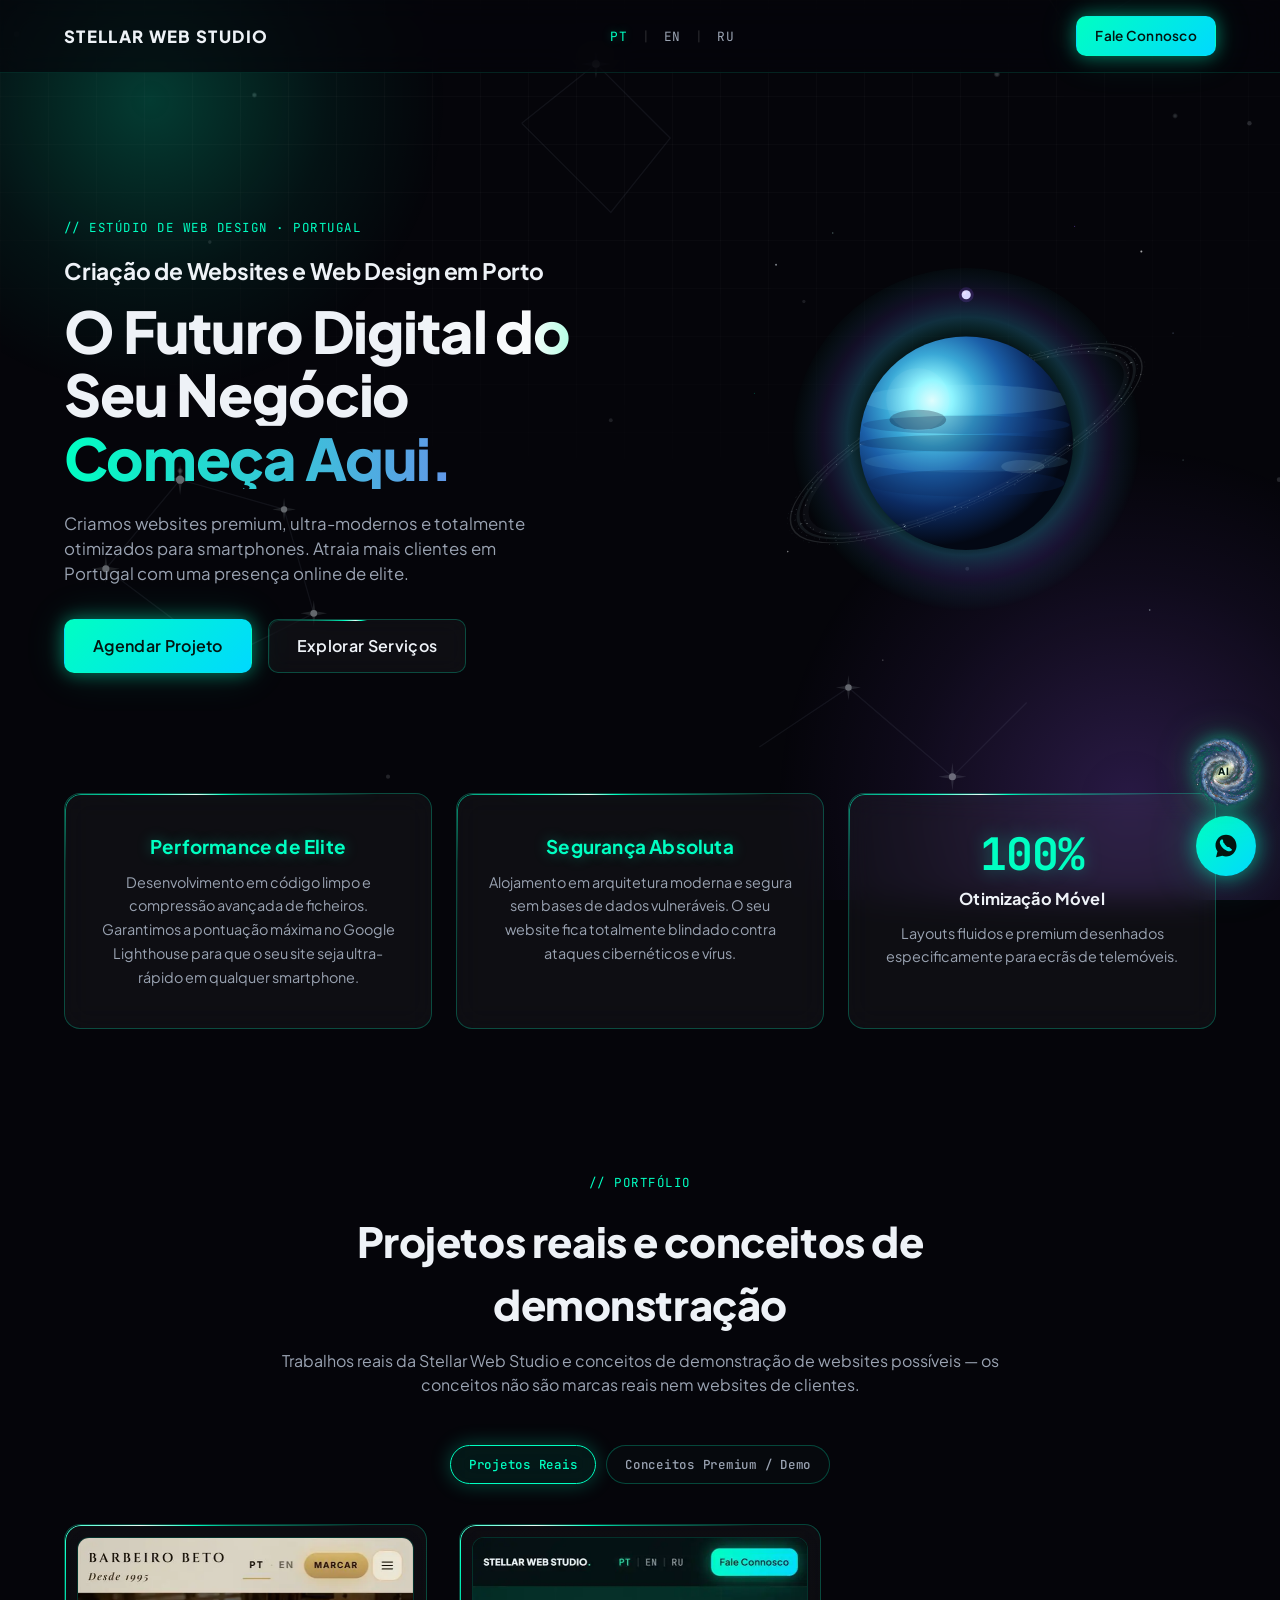
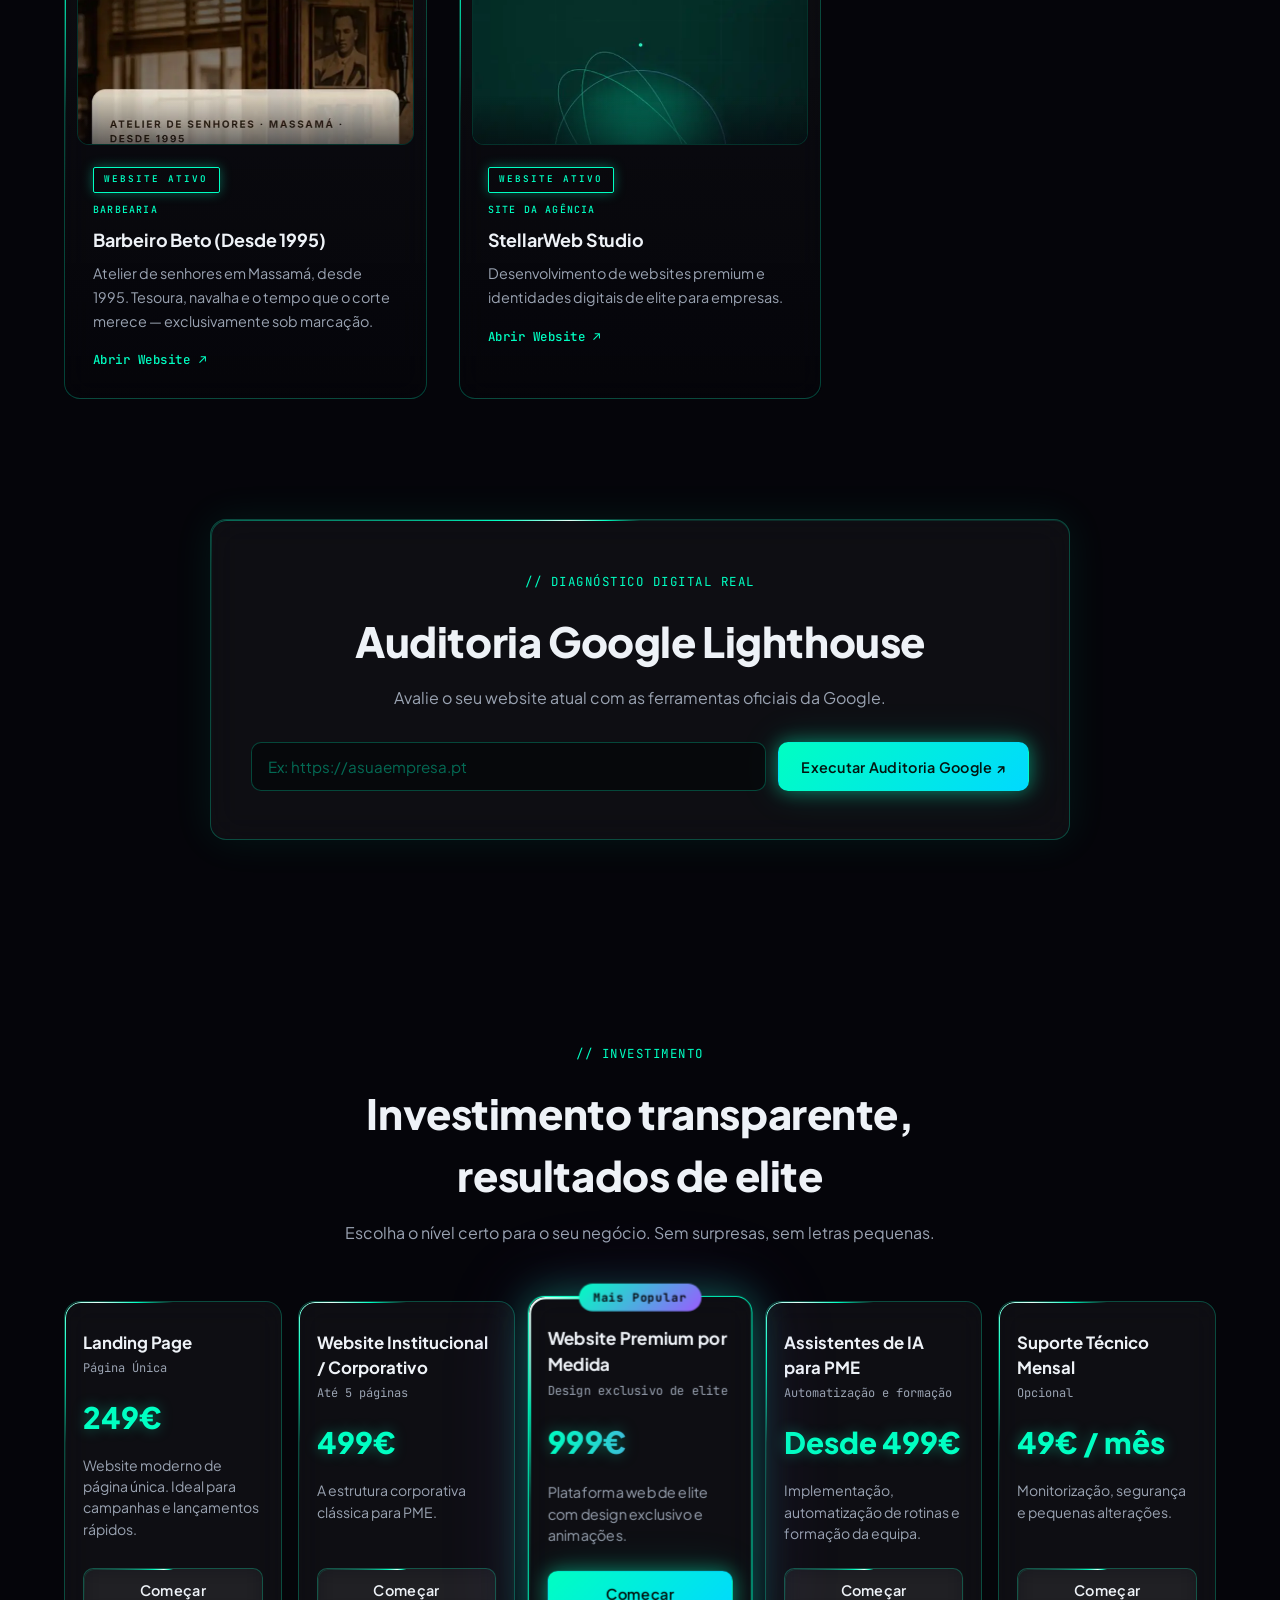
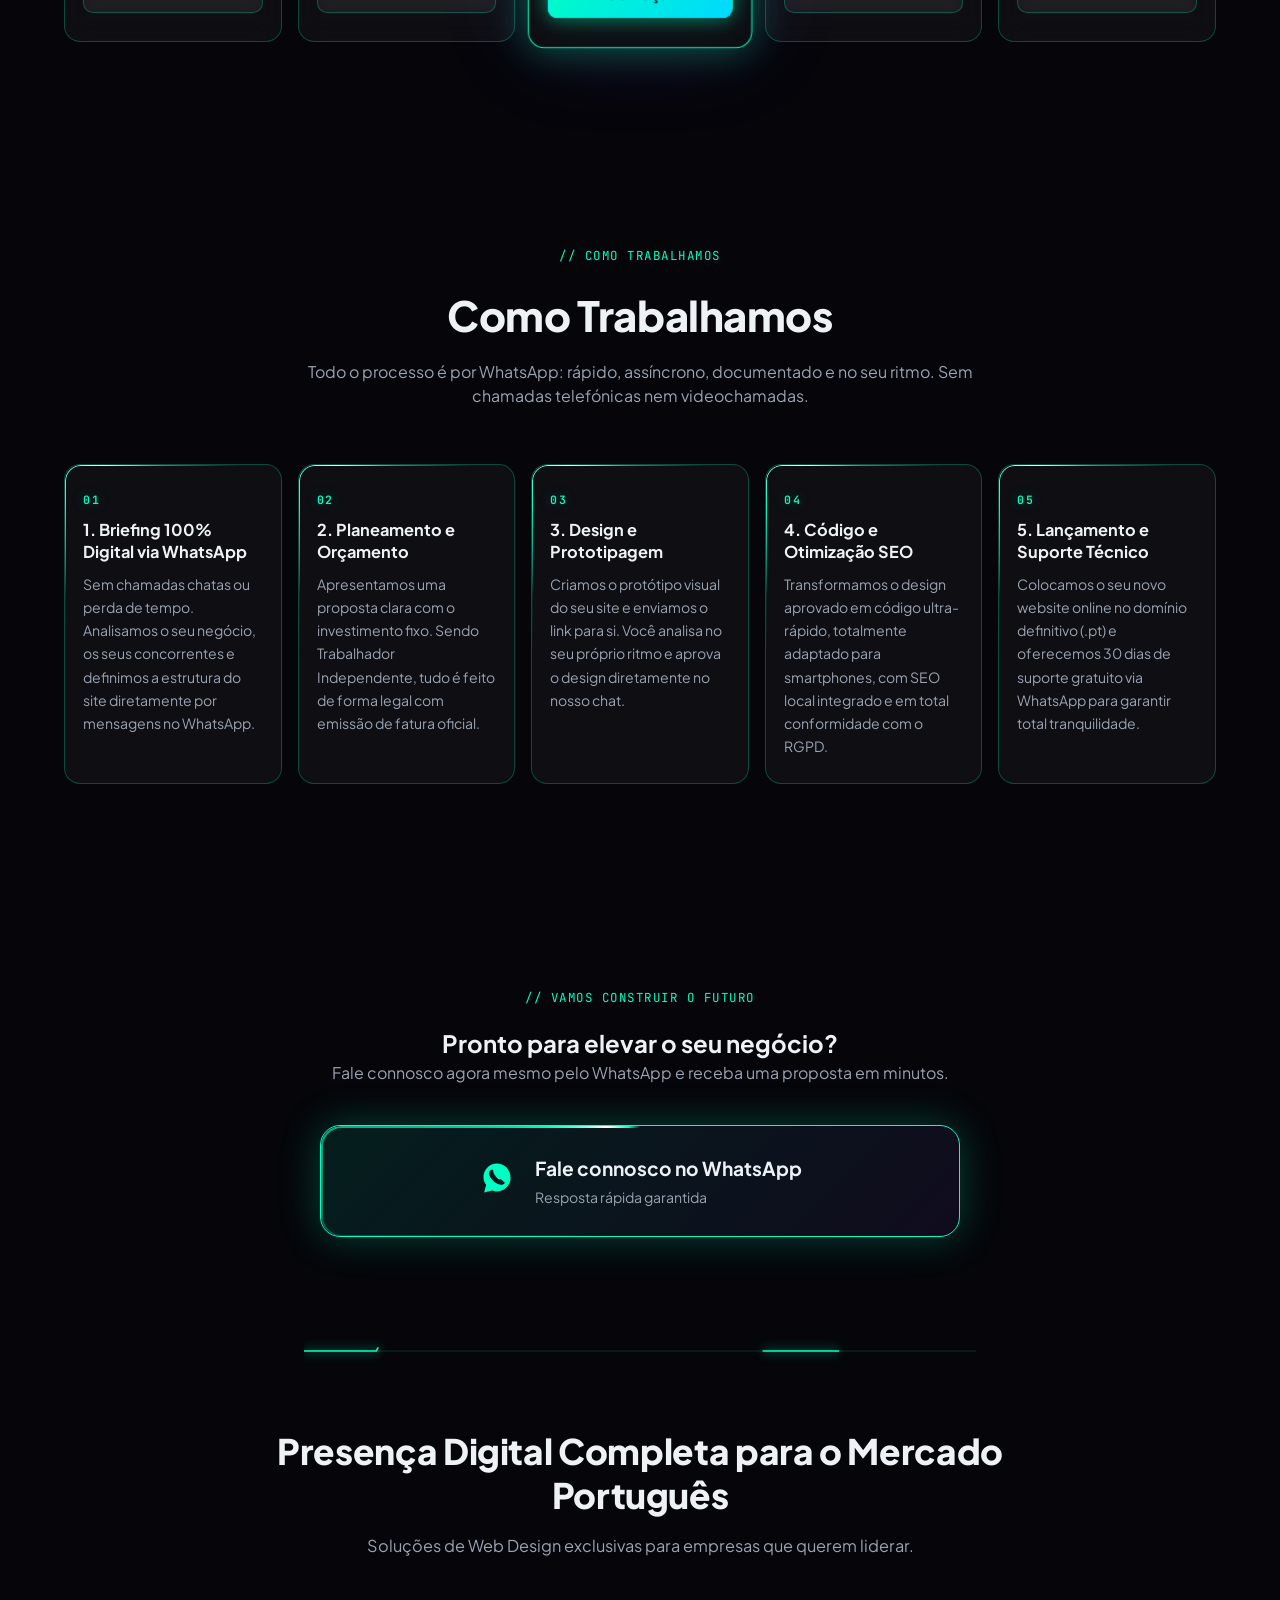
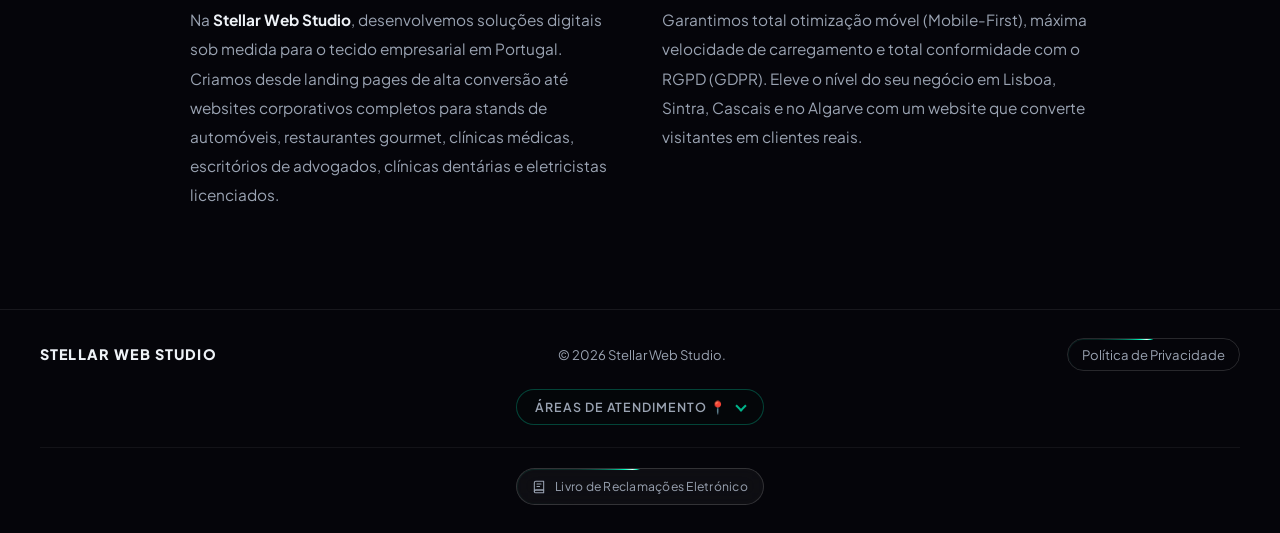
<file: porto.html>
<!doctype html>
<html lang="pt-PT">
<head>
<meta charset="UTF-8" />
<meta name="viewport" content="width=device-width, initial-scale=1.0, viewport-fit=cover" />
<!-- Google tag (gtag.js) -->
<script async src="https://www.googletagmanager.com/gtag/js?id=G-GVJ3VXN6C8"></script>
<script>
  window.dataLayer = window.dataLayer || [];
  function gtag(){dataLayer.push(arguments);}
  gtag('js', new Date());
  gtag('config', 'G-GVJ3VXN6C8');
</script>
<title>Criação de Websites Profissionais em Porto | Stellar Web</title>
<meta name="description" content="Criamos websites premium, rápidos e otimizados para telemóveis em Porto. Agência de Web Design de elite para empresas no Norte. Peça orçamento!" />
<meta name="keywords" content="criação de websites porto, web design porto, criar site porto, agência web design norte, websites premium porto" />
<meta name="author" content="Vadym Minzilevskyi, Stellar Web Studio" />
<meta name="robots" content="index, follow" />
<meta name="google-site-verification" content="y5CZDhuUU19NnIF5j6mVTyw2W411XEZMlFec-QQuRfY" />
<meta name="trustpilot-one-time-domain-verification-id" content="6d7c94dc-8987-4c91-999b-635d4a3bf441" />
<meta name="theme-color" content="#05050A" />
<link rel="canonical" href="https://stellarweb.pt/porto" />
<link rel="icon" href="/assets/favicon.svg" type="image/svg+xml" />
<link rel="apple-touch-icon" href="/assets/favicon.svg" />

<meta property="og:type" content="website" />
<meta property="og:site_name" content="Stellar Web Studio" />
<meta property="og:locale" content="pt_PT" />
<meta property="og:title" content="Criação de Websites Profissionais em Porto | Stellar Web" />
<meta property="og:description" content="Criamos websites premium, rápidos e otimizados para telemóveis em Porto. Agência de Web Design de elite para empresas no Norte. Peça orçamento!" />
<meta property="og:url" content="https://stellarweb.pt/porto" />
<meta property="og:image" content="https://stellarweb.pt/assets/og-image.png" />
<meta property="og:image:type" content="image/png" />
<meta name="twitter:card" content="summary_large_image" />
<meta name="twitter:title" content="Criação de Websites Profissionais em Porto | Stellar Web" />
<meta name="twitter:description" content="Criamos websites premium, rápidos e otimizados para telemóveis em Porto. Agência de Web Design de elite para empresas no Norte. Peça orçamento!" />
<meta name="twitter:image" content="https://stellarweb.pt/assets/og-image.png" />

<link rel="preconnect" href="https://fonts.googleapis.com">
<link rel="preconnect" href="https://fonts.gstatic.com" crossorigin>
<link rel="stylesheet" href="https://fonts.googleapis.com/css2?family=Plus+Jakarta+Sans:wght@400;500;600;700;800&family=JetBrains+Mono:wght@400;500&display=swap" media="print" onload="this.onload=null;this.media='all'">
<link rel="stylesheet" href="/styles.css" />
<link rel="stylesheet" href="/fx.css" media="(min-width: 768px)">
<noscript>
  <link rel="stylesheet" href="https://fonts.googleapis.com/css2?family=Plus+Jakarta+Sans:wght@400;500;600;700;800&family=JetBrains+Mono:wght@400;500&display=swap">
  <link rel="stylesheet" href="/fx.css" media="(min-width: 768px)">
</noscript>
<script type="application/ld+json">
{
  "@context": "https://schema.org",
  "@type": "ProfessionalService",
  "name": "Stellar Web Studio",
  "alternateName": "StellarWeb Studio",
  "image": "https://stellarweb.pt/assets/logo.png",
  "logo": "https://stellarweb.pt/assets/logo.png",
  "url": "https://stellarweb.pt",
  "inLanguage": "pt-PT",
  "telephone": "+351937260282",
  "priceRange": "€€",
  "description": "Criamos websites premium, rápidos e otimizados para telemóveis em Porto. Agência de Web Design de elite para empresas no Norte. Peça orçamento!",
  "founder": {
    "@type": "Person",
    "name": "Vadym Minzilevskyi"
  },
  "taxID": "310300118",
  "areaServed": {
    "@type": "City",
    "name": "Porto",
    "containedInPlace": {
      "@type": "Country",
      "name": "Portugal"
    }
  },
  "availableLanguage": ["Portuguese", "English", "Russian"],
  "address": {
    "@type": "PostalAddress",
    "addressLocality": "Porto",
    "addressRegion": "Porto",
    "addressCountry": "PT"
  },
  "geo": {
    "@type": "GeoCoordinates",
    "latitude": "38.7562",
    "longitude": "-9.2831"
  },
  "openingHoursSpecification": {
    "@type": "OpeningHoursSpecification",
    "dayOfWeek": [
      "Monday",
      "Tuesday",
      "Wednesday",
      "Thursday",
      "Friday",
      "Saturday",
      "Sunday"
    ],
    "opens": "09:00",
    "closes": "19:00"
  }
}
</script>
</head>
<body>

<div class="bg-fx" aria-hidden="true">
  <div class="glow glow-cyan"></div>
  <div class="glow glow-purple"></div>
  <div class="grid-overlay"></div>
  <div class="sky-map" aria-hidden="true" focusable="false"></div>
</div>

<header class="navbar" id="navbar">
  <div class="nav-inner">
    <a href="/" class="brand">STELLAR WEB STUDIO</a>
    <nav class="lang-switch" aria-label="Language switch">
      <button class="lang-btn active" data-lang="pt">PT</button>
      <span class="lang-sep">|</span>
      <button class="lang-btn" data-lang="en">EN</button>
      <span class="lang-sep">|</span>
      <button class="lang-btn" data-lang="ru">RU</button>
    </nav>
    <a href="#contact" class="btn btn-neon nav-cta" data-i18n="nav.cta">Fale Connosco</a>
  </div>
</header>

<main id="top">

  <!-- HERO -->
  <section class="hero">
    <div class="hero-inner">
      <span class="eyebrow" data-i18n="hero.eyebrow">// ESTÚDIO DE WEB DESIGN · PORTUGAL</span>
      <h1 class="hero-seo">Criação de Websites e Web Design em Porto</h1>
      <h2 class="hero-title">
        <span class="title-sheen" data-i18n="hero.title1">O Futuro Digital do Seu Negócio</span>
        <span class="text-gradient" data-i18n="hero.title2">Começa Aqui.</span>
      </h2>
      <p class="hero-sub" data-i18n="hero.sub">Criamos websites premium, ultra-modernos e totalmente otimizados para smartphones. Atraia mais clientes em Portugal com uma presença online de elite.</p>
      <div class="hero-actions">
        <a href="#contact" class="btn btn-neon btn-lg" data-i18n="hero.cta1">Agendar Projeto</a>
        <a href="#portfolio" class="btn btn-ghost btn-lg" data-i18n="hero.cta2">Explorar Serviços</a>
      </div>
    </div>
    <div class="hero-visual" aria-hidden="true">
      <svg class="data-orb" viewBox="0 0 600 600" fill="none" xmlns="http://www.w3.org/2000/svg" overflow="visible" aria-hidden="true" focusable="false" role="presentation">
        <defs>
          <radialGradient id="neptuneLit" cx="34%" cy="30%" r="68%">
            <stop offset="0%" stop-color="#e7fffd"/>
            <stop offset="14%" stop-color="#8ef6ff"/>
            <stop offset="32%" stop-color="#3aa8d6"/>
            <stop offset="52%" stop-color="#1b5fa8"/>
            <stop offset="74%" stop-color="#0c2b62"/>
            <stop offset="100%" stop-color="#030814"/>
          </radialGradient>
          <radialGradient id="neptuneAura" cx="50%" cy="48%" r="50%">
            <stop offset="52%" stop-color="#00ffc2" stop-opacity="0"/>
            <stop offset="68%" stop-color="#3ecbff" stop-opacity="0.22"/>
            <stop offset="82%" stop-color="#7a5cff" stop-opacity="0.12"/>
            <stop offset="100%" stop-color="#00ffc2" stop-opacity="0"/>
          </radialGradient>
          <clipPath id="planetClip">
            <circle cx="300" cy="300" r="128"/>
          </clipPath>
          <clipPath id="ringBack">
            <rect x="0" y="0" width="600" height="300"/>
          </clipPath>
          <clipPath id="ringFront">
            <rect x="0" y="300" width="600" height="300"/>
          </clipPath>
          <g id="ringDebrisBits">
            <circle class="ring-dust" r="212" fill="none" stroke="#9aa8c7" stroke-width="8" opacity="0.05"/>
            <circle class="ring-dust" r="222" fill="none" stroke="#c8fff8" stroke-width="4" opacity="0.08"/>
            <circle class="ring-dust" r="232" fill="none" stroke="#e8fbff" stroke-width="2" opacity="0.12"/>
            <circle class="ring-dash" r="214" fill="none" stroke="#f4ffff" stroke-width="1.4" opacity="0.55" stroke-dasharray="1.2 11 0.6 18 2.4 14 0.8 22"/>
            <circle class="ring-dash d2" r="226" fill="none" stroke="#d7e7ff" stroke-width="1.1" opacity="0.42" stroke-dasharray="0.7 16 1.8 12 0.5 24 1.3 19"/>
            <circle class="ring-dash d3" r="236" fill="none" stroke="#c8fff8" stroke-width="0.9" opacity="0.38" stroke-dasharray="0.5 20 1.4 15 0.8 26"/>
            <ellipse cx="220" cy="0" rx="2.4" ry="0.7" fill="#f4ffff" opacity="0.9" transform="rotate(18 220 0)"/>
            <ellipse cx="190.5" cy="110" rx="1.6" ry="0.5" fill="#c8fff8" opacity="0.75" transform="rotate(48 190.5 110)"/>
            <ellipse cx="110" cy="190.5" rx="2.1" ry="0.6" fill="#ffffff" opacity="0.82" transform="rotate(72 110 190.5)"/>
            <ellipse cx="0" cy="220" rx="1.2" ry="1.2" fill="#b8c4d8" opacity="0.5"/>
            <ellipse cx="-110" cy="190.5" rx="2.5" ry="0.65" fill="#e8fbff" opacity="0.88" transform="rotate(128 -110 190.5)"/>
            <ellipse cx="-190.5" cy="110" rx="1.4" ry="0.45" fill="#d7e7ff" opacity="0.62" transform="rotate(152 -190.5 110)"/>
            <ellipse cx="-220" cy="0" rx="2.0" ry="0.55" fill="#f4ffff" opacity="0.8" transform="rotate(188 -220 0)"/>
            <ellipse cx="-190.5" cy="-110" rx="1.1" ry="1.1" fill="#9aa8c7" opacity="0.48"/>
            <ellipse cx="-110" cy="-190.5" rx="2.3" ry="0.6" fill="#ffffff" opacity="0.86" transform="rotate(248 -110 -190.5)"/>
            <ellipse cx="0" cy="-220" rx="1.7" ry="0.5" fill="#c8fff8" opacity="0.72" transform="rotate(272 0 -220)"/>
            <ellipse cx="110" cy="-190.5" rx="1.3" ry="0.45" fill="#e8fbff" opacity="0.7" transform="rotate(302 110 -190.5)"/>
            <ellipse cx="190.5" cy="-110" rx="2.2" ry="0.58" fill="#f4ffff" opacity="0.84" transform="rotate(332 190.5 -110)"/>
            <ellipse cx="224.1" cy="60" rx="0.7" ry="0.7" fill="#ffffff" opacity="0.7"/>
            <ellipse cx="60" cy="224.1" rx="1.85" ry="0.5" fill="#c8fff8" opacity="0.68" transform="rotate(98 60 224.1)"/>
            <ellipse cx="-164" cy="164" rx="0.55" ry="0.55" fill="#e8fbff" opacity="0.6"/>
            <ellipse cx="-224.1" cy="-60" rx="1.5" ry="0.45" fill="#d7e7ff" opacity="0.58" transform="rotate(208 -224.1 -60)"/>
            <ellipse cx="-60" cy="-224.1" rx="0.65" ry="0.65" fill="#ffffff" opacity="0.55"/>
            <ellipse cx="164" cy="-164" rx="1.9" ry="0.52" fill="#e8fbff" opacity="0.74" transform="rotate(318 164 -164)"/>
          </g>
        </defs>

        <g class="starfield">
          <circle class="star-twinkle" cx="72" cy="86" r="1.1" fill="#eef7ff" opacity="0.55"/>
          <circle class="star-twinkle s2" cx="140" cy="48" r="0.8" fill="#c8fff8" opacity="0.4"/>
          <circle class="star-twinkle s3" cx="510" cy="70" r="1.2" fill="#ffffff" opacity="0.65"/>
          <circle class="star-twinkle" cx="548" cy="168" r="0.7" fill="#b8d4ff" opacity="0.45"/>
          <circle class="star-twinkle s2" cx="86" cy="430" r="0.9" fill="#ffffff" opacity="0.5"/>
          <circle class="star-twinkle s3" cx="46" cy="240" r="0.6" fill="#00ffc2" opacity="0.35"/>
          <circle class="star-twinkle" cx="520" cy="500" r="1" fill="#e8fbff" opacity="0.5"/>
          <circle class="star-twinkle s2" cx="430" cy="40" r="0.7" fill="#9b5cff" opacity="0.45"/>
          <circle class="star-twinkle s3" cx="200" cy="560" r="0.8" fill="#ffffff" opacity="0.4"/>
          <circle class="star-twinkle" cx="560" cy="320" r="0.6" fill="#c8fff8" opacity="0.5"/>
        </g>

        <circle class="neptune-glow" cx="300" cy="300" r="210" fill="url(#neptuneAura)"/>

        <g class="neptune-rings neptune-rings-back">
          <g clip-path="url(#ringBack)">
            <g transform="translate(300 300) rotate(-26) scale(1 0.30)">
              <g class="ring-debris">
                <rect x="-240" y="-240" width="480" height="480" fill="none"/>
                <use href="#ringDebrisBits"/>
                <g class="ring-mobile-gleam">
                  <circle r="218" fill="none" stroke="#f7ffff" stroke-width="3.2" opacity="0.9" stroke-dasharray="3.4 7 1.1 12 5 9"/>
                  <circle r="228" fill="none" stroke="#c8fff8" stroke-width="2.2" opacity="0.7" stroke-dasharray="1.6 10 3.2 14 0.8 18"/>
                  <circle r="236" fill="none" stroke="#00ffc2" stroke-width="1.4" opacity="0.45" stroke-dasharray="0.8 16 2.4 11"/>
                </g>
              </g>
            </g>
          </g>
        </g>

        <g class="neptune-moon" transform-origin="300px 300px">
          <circle cx="300" cy="122" r="5.5" fill="#e7f4ff"/>
          <circle cx="298" cy="120" r="2" fill="#ffffff" opacity="0.7"/>
          <circle cx="300" cy="122" r="9" fill="#9b5cff" opacity="0.18"/>
        </g>

        <circle cx="300" cy="300" r="128" fill="url(#neptuneLit)"/>
        <g clip-path="url(#planetClip)" class="neptune-clouds">
          <ellipse cx="300" cy="248" rx="126" ry="18" fill="#9fe9ff" opacity="0.12"/>
          <ellipse cx="300" cy="278" rx="124" ry="11" fill="#14386f" opacity="0.28"/>
          <ellipse cx="300" cy="300" rx="128" ry="10" fill="#06152e" opacity="0.22"/>
          <ellipse cx="300" cy="322" rx="122" ry="13" fill="#7fdfff" opacity="0.1"/>
          <ellipse cx="300" cy="348" rx="118" ry="16" fill="#0d2a58" opacity="0.26"/>
          <ellipse cx="242" cy="272" rx="34" ry="12" fill="#07122c" opacity="0.32"/>
          <ellipse cx="368" cy="328" rx="26" ry="8" fill="#cfffff" opacity="0.12"/>
        </g>
        <circle cx="242" cy="248" r="38" fill="#ffffff" opacity="0.05"/>

        <g class="neptune-rings neptune-rings-front">
          <g clip-path="url(#ringFront)">
            <g transform="translate(300 300) rotate(-26) scale(1 0.30)">
              <g class="ring-debris">
                <rect x="-240" y="-240" width="480" height="480" fill="none"/>
                <use href="#ringDebrisBits"/>
                <g class="ring-mobile-gleam">
                  <circle r="218" fill="none" stroke="#f7ffff" stroke-width="3.2" opacity="0.9" stroke-dasharray="3.4 7 1.1 12 5 9"/>
                  <circle r="228" fill="none" stroke="#c8fff8" stroke-width="2.2" opacity="0.7" stroke-dasharray="1.6 10 3.2 14 0.8 18"/>
                  <circle r="236" fill="none" stroke="#00ffc2" stroke-width="1.4" opacity="0.45" stroke-dasharray="0.8 16 2.4 11"/>
                </g>
              </g>
            </g>
          </g>
        </g>
      </svg>
    </div>
  </section>

  <!-- METRICS -->
  <section class="metrics">
    <div class="grid-metrics">
      <article class="card metric-card">
        <h3 class="metric-label" data-i18n="metrics.m1.label">Performance de Elite</h3>
        <p class="metric-sub" data-i18n="metrics.m1.sub">Desenvolvimento em código limpo e compressão avançada de ficheiros. Garantimos a pontuação máxima no Google Lighthouse para que o seu site seja ultra-rápido em qualquer smartphone.</p>
      </article>
      <article class="card metric-card">
        <h3 class="metric-label" data-i18n="metrics.m2.label">Segurança Absoluta</h3>
        <p class="metric-sub" data-i18n="metrics.m2.sub">Alojamento em arquitetura moderna e segura sem bases de dados vulneráveis. O seu website fica totalmente blindado contra ataques cibernéticos e vírus.</p>
      </article>
      <article class="card metric-card">
        <span class="metric-num">100%</span>
        <span class="metric-label" data-i18n="metrics.m3.label">Otimização Móvel</span>
        <p class="metric-sub" data-i18n="metrics.m3.sub">Layouts fluidos e premium desenhados especificamente para ecrãs de telemóveis.</p>
      </article>
    </div>
  </section>

  <!-- PORTFOLIO -->
  <section class="section" id="portfolio">
    <div class="section-head">
      <span class="eyebrow" data-i18n="portfolio.eyebrow">// PORTFÓLIO</span>
      <h2 data-i18n="portfolio.title">Projetos reais e conceitos de demonstração</h2>
      <p class="section-sub" data-i18n="portfolio.sub">Trabalhos reais da Stellar Web Studio e conceitos de demonstração de websites possíveis — os conceitos não são marcas reais nem websites de clientes.</p>
    </div>
    <div class="portfolio-tabs" role="tablist" data-i18n-label="portfolio.tabs.aria" aria-label="Filtro do portfólio">
      <button type="button" class="portfolio-tab is-active" role="tab" id="portfolioTabLive" aria-selected="true" aria-controls="portfolioGrid" data-filter="live" data-i18n="portfolio.tab.live">Projetos Reais</button>
      <button type="button" class="portfolio-tab" role="tab" id="portfolioTabDemo" aria-selected="false" aria-controls="portfolioGrid" data-filter="demo" data-i18n="portfolio.tab.demo">Conceitos Premium / Demo</button>
    </div>
    <div class="portfolio-clip" id="portfolioClip">
      <div class="grid-portfolio" id="portfolioGrid">
      <article class="group card portfolio-card portfolio-card-live" data-kind="live">
        <div class="preview-stage" aria-hidden="true">
          <picture>
            <source type="image/webp" srcset="/images/portfolio/barber.webp" />
            <img class="preview-scrollshot" src="/images/portfolio/barber.jpg" alt="Website premium para barbearia em Porto - Stellar Web Studio" width="640" height="5146" loading="lazy" decoding="async" draggable="false" />
          </picture>
        </div>
        <a href="https://barbeirobeto.netlify.app/" target="_blank" rel="noopener noreferrer" class="portfolio-card-link">
        <div class="portfolio-body">
          <span class="portfolio-badge portfolio-badge-live" data-i18n="portfolio.badge.live">WEBSITE ATIVO</span>
          <span class="portfolio-category" data-i18n="portfolio.card1.category">BARBEARIA</span>
          <h3 data-i18n="portfolio.card1.title">Barbeiro Beto (Desde 1995)</h3>
          <p data-i18n="portfolio.card1.desc">Atelier de senhores em Massamá, desde 1995. Tesoura, navalha e o tempo que o corte merece — exclusivamente sob marcação.</p>
          <span class="portfolio-cta"><span data-i18n="portfolio.tag.live">Abrir Website</span><span class="portfolio-cta-arrow" aria-hidden="true">↗</span></span>
        </div>
        </a>
      </article>
      <article class="group card portfolio-card" data-kind="demo">
        <div class="preview-stage" aria-hidden="true">
          <picture>
            <source type="image/webp" srcset="/images/portfolio/clinic.webp" />
            <img class="preview-scrollshot" src="/images/portfolio/clinic.jpg" alt="Website premium para clínica médica familiar em Porto - Stellar Web Studio" width="640" height="5146" loading="lazy" decoding="async" draggable="false" />
          </picture>
        </div>
        <a href="https://clinicamedica121.netlify.app/" target="_blank" rel="noopener noreferrer" class="portfolio-card-link">
        <div class="portfolio-body">
          <span class="portfolio-badge" data-i18n="portfolio.badge">DEMO · CONCEITO</span>
          <span class="portfolio-category" data-i18n="portfolio.card2.category">CLÍNICA MÉDICA</span>
          <h3 data-i18n="portfolio.card2.title">Sávia — Clínica Médica Familiar</h3>
          <p data-i18n="portfolio.card2.desc">Clínica privada de medicina familiar no Saldanha. Tempo, discrição e rigor suíço para famílias de Lisboa e Cascais.</p>
          <span class="portfolio-cta"><span data-i18n="portfolio.tag.demo">Abrir Demonstração</span><span class="portfolio-cta-arrow" aria-hidden="true">↗</span></span>
        </div>
        </a>
      </article>
      <article class="group card portfolio-card" data-kind="demo">
        <div class="preview-stage" aria-hidden="true">
          <picture>
            <source type="image/webp" srcset="/images/portfolio/construction.webp" />
            <img class="preview-scrollshot" src="/images/portfolio/construction.jpg" alt="Website premium para construção de luxo em Porto - Stellar Web Studio" width="640" height="3893" loading="lazy" decoding="async" draggable="false" />
          </picture>
        </div>
        <a href="https://acabamento121.netlify.app/" target="_blank" rel="noopener noreferrer" class="portfolio-card-link">
        <div class="portfolio-body">
          <span class="portfolio-badge" data-i18n="portfolio.badge">DEMO · CONCEITO</span>
          <span class="portfolio-category" data-i18n="portfolio.card3.category">CONSTRUÇÃO DE LUXO</span>
          <h3 data-i18n="portfolio.card3.title">Áurea Construções &amp; Atelier</h3>
          <p data-i18n="portfolio.card3.desc">Atelier de obra de autor em Lisboa, Cascais e Sintra. Estuque veneziano genuíno, acabamentos de alta costura e garantia de 5 anos.</p>
          <span class="portfolio-cta"><span data-i18n="portfolio.tag.demo">Abrir Demonstração</span><span class="portfolio-cta-arrow" aria-hidden="true">↗</span></span>
        </div>
        </a>
      </article>
      <article class="group card portfolio-card" data-kind="demo">
        <div class="preview-stage" aria-hidden="true">
          <picture>
            <source type="image/webp" srcset="/images/portfolio/law.webp" />
            <img class="preview-scrollshot" src="/images/portfolio/law.jpg" alt="Website premium para sociedade de advogados em Porto - Stellar Web Studio" width="640" height="3893" loading="lazy" decoding="async" draggable="false" />
          </picture>
        </div>
        <a href="https://advogada121.netlify.app/" target="_blank" rel="noopener noreferrer" class="portfolio-card-link">
        <div class="portfolio-body">
          <span class="portfolio-badge" data-i18n="portfolio.badge">DEMO · CONCEITO</span>
          <span class="portfolio-category" data-i18n="portfolio.card4.category">SOCIEDADE DE ADVOGADOS</span>
          <h3 data-i18n="portfolio.card4.title">Áurea &amp; Associados</h3>
          <p data-i18n="portfolio.card4.desc">Sociedade de advogados na Avenida da Liberdade. Direito Imobiliário e Relocalização.</p>
          <span class="portfolio-cta"><span data-i18n="portfolio.tag.demo">Abrir Demonstração</span><span class="portfolio-cta-arrow" aria-hidden="true">↗</span></span>
        </div>
        </a>
      </article>
      <article class="group card portfolio-card" data-kind="demo">
        <div class="preview-stage" aria-hidden="true">
          <picture>
            <source type="image/webp" srcset="/images/portfolio/dental.webp" />
            <img class="preview-scrollshot" src="/images/portfolio/dental.jpg" alt="Website premium para clínica de estética dentária em Porto - Stellar Web Studio" width="640" height="5146" loading="lazy" decoding="async" draggable="false" />
          </picture>
        </div>
        <a href="https://dentaria.netlify.app/" target="_blank" rel="noopener noreferrer" class="portfolio-card-link">
        <div class="portfolio-body">
          <span class="portfolio-badge" data-i18n="portfolio.badge">DEMO · CONCEITO</span>
          <span class="portfolio-category" data-i18n="portfolio.card5.category">CLÍNICA DENTÁRIA</span>
          <h3 data-i18n="portfolio.card5.title">AUREA Estética Dentária</h3>
          <p data-i18n="portfolio.card5.desc">Estética dentária de alta precisão na Avenida da Liberdade — rápido, intuitivo e sem complicações.</p>
          <span class="portfolio-cta"><span data-i18n="portfolio.tag.demo">Abrir Demonstração</span><span class="portfolio-cta-arrow" aria-hidden="true">↗</span></span>
        </div>
        </a>
      </article>
      <article class="group card portfolio-card" data-kind="demo">
        <div class="preview-stage" aria-hidden="true">
          <picture>
            <source type="image/webp" srcset="/images/portfolio/rental.webp" />
            <img class="preview-scrollshot" src="/images/portfolio/rental.jpg" alt="Website de luxo para aluguer de carros em Porto - Stellar Web Studio" width="640" height="3893" loading="lazy" decoding="async" draggable="false" />
          </picture>
        </div>
        <a href="https://rentcar121.netlify.app/" target="_blank" rel="noopener noreferrer" class="portfolio-card-link">
        <div class="portfolio-body">
          <span class="portfolio-badge" data-i18n="portfolio.badge">DEMO · CONCEITO</span>
          <span class="portfolio-category" data-i18n="portfolio.card6.category">ALUGUER DE SUPERDESPORTIVOS</span>
          <h3 data-i18n="portfolio.card6.title">Rent-a-Car Premium</h3>
          <p data-i18n="portfolio.card6.desc">Superdesportivos de excepção com entrega VIP na Marina de Cascais e no Aeroporto de Lisboa. Porsche, Ferrari, Lamborghini.</p>
          <span class="portfolio-cta"><span data-i18n="portfolio.tag.demo">Abrir Demonstração</span><span class="portfolio-cta-arrow" aria-hidden="true">↗</span></span>
        </div>
        </a>
      </article>
      <article class="group card portfolio-card" data-kind="demo">
        <div class="preview-stage" aria-hidden="true">
          <picture>
            <source type="image/webp" srcset="/images/portfolio/restaurant.webp" />
            <img class="preview-scrollshot" src="/images/portfolio/restaurant.jpg" alt="Website premium para restaurante de alta cozinha em Porto - Stellar Web Studio" width="640" height="3893" loading="lazy" decoding="async" draggable="false" />
          </picture>
        </div>
        <a href="https://restaurants121.netlify.app/" target="_blank" rel="noopener noreferrer" class="portfolio-card-link">
        <div class="portfolio-body">
          <span class="portfolio-badge" data-i18n="portfolio.badge">DEMO · CONCEITO</span>
          <span class="portfolio-category" data-i18n="portfolio.card7.category">RESTAURANTE DE ALTA COZINHA</span>
          <h3 data-i18n="portfolio.card7.title">Áurea — Alta Cozinha</h3>
          <p data-i18n="portfolio.card7.desc">Palácio contemporâneo da mesa portuguesa e gastronomia atlântica no Chiado.</p>
          <span class="portfolio-cta"><span data-i18n="portfolio.tag.demo">Abrir Demonstração</span><span class="portfolio-cta-arrow" aria-hidden="true">↗</span></span>
        </div>
        </a>
      </article>
      <article class="group card portfolio-card portfolio-card-live" data-kind="live">
        <div class="preview-stage" aria-hidden="true">
          <picture>
            <source type="image/webp" srcset="/images/portfolio/studio.webp" />
            <img class="preview-scrollshot" src="/images/portfolio/studio.jpg" alt="Website da agência Stellar Web Studio em Porto" width="640" height="5146" loading="lazy" decoding="async" draggable="false" />
          </picture>
        </div>
        <a href="#top" class="portfolio-card-link">
        <div class="portfolio-body">
          <span class="portfolio-badge portfolio-badge-live" data-i18n="portfolio.badge.live">WEBSITE ATIVO</span>
          <span class="portfolio-category" data-i18n="portfolio.card8.category">SITE DA AGÊNCIA</span>
          <h3 data-i18n="portfolio.card8.title">StellarWeb Studio</h3>
          <p data-i18n="portfolio.card8.desc">Desenvolvimento de websites premium e identidades digitais de elite para empresas.</p>
          <span class="portfolio-cta"><span data-i18n="portfolio.tag.live">Abrir Website</span><span class="portfolio-cta-arrow" aria-hidden="true">↗</span></span>
        </div>
        </a>
      </article>
      </div>
    </div>
    <button type="button" class="portfolio-more" id="portfolioMore" hidden aria-expanded="false" aria-controls="portfolioClip">
      <span class="portfolio-more-more" data-i18n="portfolio.more">Ver mais projetos</span>
      <span class="portfolio-more-less" data-i18n="portfolio.less">Ver menos projetos</span>
      <span class="portfolio-more-arrow" aria-hidden="true">⬇</span>
    </button>
  </section>

  <section class="section audit" id="audit">
    <div class="audit-block">
      <div class="section-head audit-head">
        <span class="eyebrow" data-i18n="audit.eyebrow">// DIAGNÓSTICO DIGITAL REAL</span>
        <h2 data-i18n="audit.title">Auditoria Google Lighthouse</h2>
        <p class="section-sub" data-i18n="audit.sub">Avalie o seu website atual com as ferramentas oficiais da Google.</p>
      </div>

      <form class="audit-form" id="auditForm">
        <label class="sr-only" for="auditUrl" data-i18n="audit.label">URL do website</label>
        <input id="auditUrl" class="audit-input" type="text" inputmode="url" autocomplete="url" placeholder="Ex: https://asuaempresa.pt" data-i18n-placeholder="audit.placeholder" />
        <button type="submit" class="btn btn-neon" id="auditSubmit" data-i18n="audit.cta">Executar Auditoria Google ↗</button>
      </form>

      <p class="audit-inline-error" id="auditInlineError" hidden></p>

      <div class="audit-loader" id="auditLoader" hidden>
        <div class="audit-pct" id="auditPct">0%</div>
        <div class="audit-pct-track" aria-hidden="true"><span class="audit-pct-fill" id="auditPctFill"></span></div>
        <p class="audit-log" id="auditLog" data-i18n="audit.loading">A invocar servidores da Google Lighthouse...</p>
      </div>

      <div class="audit-error" id="auditError" hidden>
        <p id="auditErrorText"></p>
        <button type="button" class="btn btn-ghost" id="auditRetry" data-i18n="audit.retry">Tentar novamente</button>
        <a class="btn btn-neon" href="https://wa.me/351937260282" target="_blank" rel="noopener" data-i18n="contact.wa.title">Fale connosco no WhatsApp</a>
      </div>

      <div class="audit-results" id="auditResults" hidden>
        <p class="audit-tested" id="auditTested"></p>
        <div class="audit-gauges">
          <article class="audit-gauge is-open" data-cat="performance" role="button" tabindex="0" aria-expanded="true" aria-controls="audit-panel-performance">
            <div class="audit-ring-wrap">
              <svg viewBox="0 0 100 100" aria-hidden="true">
                <circle class="audit-ring-bg" cx="50" cy="50" r="42"></circle>
                <circle class="audit-ring" cx="50" cy="50" r="42"></circle>
              </svg>
              <span class="audit-score" id="auditScorePerformance">—</span>
            </div>
            <span class="audit-gauge-label" data-i18n="audit.score.perf">Desempenho</span>
          </article>
          <article class="audit-gauge" data-cat="accessibility" role="button" tabindex="0" aria-expanded="false" aria-controls="audit-panel-accessibility">
            <div class="audit-ring-wrap">
              <svg viewBox="0 0 100 100" aria-hidden="true">
                <circle class="audit-ring-bg" cx="50" cy="50" r="42"></circle>
                <circle class="audit-ring" cx="50" cy="50" r="42"></circle>
              </svg>
              <span class="audit-score" id="auditScoreAccessibility">—</span>
            </div>
            <span class="audit-gauge-label" data-i18n="audit.score.a11y">Acessibilidade</span>
          </article>
          <article class="audit-gauge" data-cat="best-practices" role="button" tabindex="0" aria-expanded="false" aria-controls="audit-panel-best-practices">
            <div class="audit-ring-wrap">
              <svg viewBox="0 0 100 100" aria-hidden="true">
                <circle class="audit-ring-bg" cx="50" cy="50" r="42"></circle>
                <circle class="audit-ring" cx="50" cy="50" r="42"></circle>
              </svg>
              <span class="audit-score" id="auditScoreBestPractices">—</span>
            </div>
            <span class="audit-gauge-label" data-i18n="audit.score.bp">Boas Práticas</span>
          </article>
          <article class="audit-gauge" data-cat="seo" role="button" tabindex="0" aria-expanded="false" aria-controls="audit-panel-seo">
            <div class="audit-ring-wrap">
              <svg viewBox="0 0 100 100" aria-hidden="true">
                <circle class="audit-ring-bg" cx="50" cy="50" r="42"></circle>
                <circle class="audit-ring" cx="50" cy="50" r="42"></circle>
              </svg>
              <span class="audit-score" id="auditScoreSeo">—</span>
            </div>
            <span class="audit-gauge-label" data-i18n="audit.score.seo">SEO</span>
          </article>
        </div>
        <div class="audit-accordions" id="auditAccordions">
          <div class="audit-acc is-open" data-cat="performance">
            <button type="button" class="audit-acc-trigger" id="auditAccPerf" aria-expanded="true" aria-controls="audit-panel-performance">
              <span data-i18n="audit.score.perf">Desempenho</span>
              <span class="audit-acc-chevron" aria-hidden="true"></span>
            </button>
            <div class="audit-acc-panel" id="audit-panel-performance" role="region" aria-labelledby="auditAccPerf">
              <div class="audit-acc-panel-inner">
                <p class="audit-acc-fact">
                  <strong data-i18n="audit.meaning">O que significa</strong>
                  <span data-i18n="audit.explain.perf.meaning">Velocidade e agilidade do site.</span>
                </p>
                <p class="audit-acc-fact">
                  <strong data-i18n="audit.business">Para o seu negócio</strong>
                  <span data-i18n="audit.explain.perf.business">Se o seu site demorar mais de 3 segundos a carregar, 50% dos utilizadores desistem. Um site lento faz com que perca clientes e deite dinheiro fora em publicidade (Facebook/Google Ads). O nosso objetivo é colocar o seu site a carregar em menos de 1 segundo.</span>
                </p>
              </div>
            </div>
          </div>
          <div class="audit-acc" data-cat="accessibility">
            <button type="button" class="audit-acc-trigger" id="auditAccA11y" aria-expanded="false" aria-controls="audit-panel-accessibility">
              <span data-i18n="audit.score.a11y">Acessibilidade</span>
              <span class="audit-acc-chevron" aria-hidden="true"></span>
            </button>
            <div class="audit-acc-panel" id="audit-panel-accessibility" role="region" aria-labelledby="auditAccA11y">
              <div class="audit-acc-panel-inner">
                <p class="audit-acc-fact">
                  <strong data-i18n="audit.meaning">O que significa</strong>
                  <span data-i18n="audit.explain.a11y.meaning">Facilidade de uso para todos os utilizadores.</span>
                </p>
                <p class="audit-acc-fact">
                  <strong data-i18n="audit.business">Para o seu negócio</strong>
                  <span data-i18n="audit.explain.a11y.business">Garante que qualquer pessoa (incluindo idosos ou clientes no telemóvel sob luz solar intensa) consegue ler o seu menu e contactá-lo facilmente. Além disso, evita problemas legais, pois a União Europeia penaliza sites que não cumprem as normas de acessibilidade.</span>
                </p>
              </div>
            </div>
          </div>
          <div class="audit-acc" data-cat="best-practices">
            <button type="button" class="audit-acc-trigger" id="auditAccBp" aria-expanded="false" aria-controls="audit-panel-best-practices">
              <span data-i18n="audit.score.bp">Boas Práticas</span>
              <span class="audit-acc-chevron" aria-hidden="true"></span>
            </button>
            <div class="audit-acc-panel" id="audit-panel-best-practices" role="region" aria-labelledby="auditAccBp">
              <div class="audit-acc-panel-inner">
                <p class="audit-acc-fact">
                  <strong data-i18n="audit.meaning">O que significa</strong>
                  <span data-i18n="audit.explain.bp.meaning">Segurança, estabilidade e conformidade.</span>
                </p>
                <p class="audit-acc-fact">
                  <strong data-i18n="audit.business">Para o seu negócio</strong>
                  <span data-i18n="audit.explain.bp.business">Protege o seu site contra falhas e ataques. Se esta nota for baixa, o Google Chrome pode exibir um aviso aos seus clientes: "Este site não é seguro". Isto destrói instantaneamente a confiança na sua empresa.</span>
                </p>
              </div>
            </div>
          </div>
          <div class="audit-acc" data-cat="seo">
            <button type="button" class="audit-acc-trigger" id="auditAccSeo" aria-expanded="false" aria-controls="audit-panel-seo">
              <span data-i18n="audit.score.seo">SEO</span>
              <span class="audit-acc-chevron" aria-hidden="true"></span>
            </button>
            <div class="audit-acc-panel" id="audit-panel-seo" role="region" aria-labelledby="auditAccSeo">
              <div class="audit-acc-panel-inner">
                <p class="audit-acc-fact">
                  <strong data-i18n="audit.meaning">O que significa</strong>
                  <span data-i18n="audit.explain.seo.meaning">Visibilidade do seu site no Google.</span>
                </p>
                <p class="audit-acc-fact">
                  <strong data-i18n="audit.business">Para o seu negócio</strong>
                  <span data-i18n="audit.explain.seo.business">Uma nota baixa significa que o Google esconde o seu site. Os clientes em Portugal pesquisam pelos seus serviços, mas só encontram os seus concorrentes. Corrigir o SEO traz-lhe clientes orgânicos e totalmente gratuitos todos os dias.</span>
                </p>
              </div>
            </div>
          </div>
        </div>
        <div class="audit-cta-box">
          <p data-i18n="audit.insight">A Google identificou oportunidades de melhoria no seu código. Para receber uma análise interpretada por um especialista e o plano de correção técnica, fale connosco.</p>
          <a class="btn btn-neon btn-lg audit-wa" id="auditWa" href="https://wa.me/351937260282?text=Ol%C3%A1%2C%20quero%20o%20plano%20de%20corre%C3%A7%C3%A3o%20t%C3%A9cnica%20gr%C3%A1tis." target="_blank" rel="noopener" data-i18n="audit.wa">Receber Plano de Correção Técnica Grátis</a>
        </div>
        <button type="button" class="btn btn-ghost audit-again" id="auditAgain" data-i18n="audit.again">Nova auditoria</button>
      </div>
    </div>
  </section>

  <!-- PRICING -->
  <section class="section" id="pricing">
    <div class="section-head">
      <span class="eyebrow" data-i18n="pricing.eyebrow">// INVESTIMENTO</span>
      <h2 data-i18n="pricing.title">Investimento transparente, resultados de elite</h2>
      <p class="section-sub" data-i18n="pricing.sub">Escolha o nível certo para o seu negócio. Sem surpresas, sem letras pequenas.</p>
    </div>
    <div class="grid-pricing">
      <article class="price-card">
        <h3 data-i18n="pricing.p1.name">Landing Page</h3>
        <p class="price-tag-sub" data-i18n="pricing.p1.tag">Página Única</p>
        <div class="price-amount">249€</div>
        <p class="price-desc" data-i18n="pricing.p1.desc">Website moderno de página única. Ideal para campanhas e lançamentos rápidos.</p>
        <a href="#contact" class="btn btn-ghost btn-block" data-i18n="pricing.cta">Começar</a>
      </article>
      <article class="price-card">
        <h3 data-i18n="pricing.p2.name">Website Institucional / Corporativo</h3>
        <p class="price-tag-sub" data-i18n="pricing.p2.tag">Até 5 páginas</p>
        <div class="price-amount">499€</div>
        <p class="price-desc" data-i18n="pricing.p2.desc">A estrutura corporativa clássica para PME.</p>
        <a href="#contact" class="btn btn-ghost btn-block" data-i18n="pricing.cta">Começar</a>
      </article>
      <article class="price-card price-card-featured">
        <div class="featured-tag" data-i18n="pricing.p3.badge">Mais Popular</div>
        <h3 data-i18n="pricing.p3.name">Website Premium por Medida</h3>
        <p class="price-tag-sub" data-i18n="pricing.p3.tag">Design exclusivo de elite</p>
        <div class="price-amount">999€</div>
        <p class="price-desc" data-i18n="pricing.p3.desc">Plataforma web de elite com design exclusivo e animações.</p>
        <a href="#contact" class="btn btn-neon btn-block" data-i18n="pricing.cta">Começar</a>
      </article>
      <article class="price-card">
        <h3 data-i18n="pricing.p4.name">Assistentes de IA para PME</h3>
        <p class="price-tag-sub" data-i18n="pricing.p4.tag">Automatização e formação</p>
        <div class="price-amount" data-i18n="pricing.p4.price">Desde 499€</div>
        <p class="price-desc" data-i18n="pricing.p4.desc">Implementação, automatização de rotinas e formação da equipa.</p>
        <a href="#contact" class="btn btn-ghost btn-block" data-i18n="pricing.cta">Começar</a>
      </article>
      <article class="price-card">
        <h3 data-i18n="pricing.p5.name">Suporte Técnico Mensal</h3>
        <p class="price-tag-sub" data-i18n="pricing.p5.tag">Opcional</p>
        <div class="price-amount" data-i18n="pricing.p5.price">49€ / mês</div>
        <p class="price-desc" data-i18n="pricing.p5.desc">Monitorização, segurança e pequenas alterações.</p>
        <a href="#contact" class="btn btn-ghost btn-block" data-i18n="pricing.cta">Começar</a>
      </article>
    </div>
  </section>

  <!-- WORKFLOW -->
  <section class="section process" id="process">
    <div class="section-head">
      <span class="eyebrow" data-i18n="workflow.eyebrow">// COMO TRABALHAMOS</span>
      <h2 data-i18n="workflow.title">Como Trabalhamos</h2>
      <p class="section-sub" data-i18n="workflow.sub">Todo o processo é por WhatsApp: rápido, assíncrono, documentado e no seu ritmo. Sem chamadas telefónicas nem videochamadas.</p>
    </div>
    <ol class="process-grid">
      <li class="process-card">
        <span class="process-num" aria-hidden="true">01</span>
        <h3 data-i18n="workflow.s1.title">1. Briefing 100% Digital via WhatsApp</h3>
        <p data-i18n="workflow.s1.desc">Sem chamadas chatas ou perda de tempo. Analisamos o seu negócio, os seus concorrentes e definimos a estrutura do site diretamente por mensagens no WhatsApp.</p>
      </li>
      <li class="process-card">
        <span class="process-num" aria-hidden="true">02</span>
        <h3 data-i18n="workflow.s2.title">2. Planeamento e Orçamento</h3>
        <p data-i18n="workflow.s2.desc">Apresentamos uma proposta clara com o investimento fixo. Sendo Trabalhador Independente, tudo é feito de forma legal com emissão de fatura oficial.</p>
      </li>
      <li class="process-card">
        <span class="process-num" aria-hidden="true">03</span>
        <h3 data-i18n="workflow.s3.title">3. Design e Prototipagem</h3>
        <p data-i18n="workflow.s3.desc">Criamos o protótipo visual do seu site e enviamos o link para si. Você analisa no seu próprio ritmo e aprova o design diretamente no nosso chat.</p>
      </li>
      <li class="process-card">
        <span class="process-num" aria-hidden="true">04</span>
        <h3 data-i18n="workflow.s4.title">4. Código e Otimização SEO</h3>
        <p data-i18n="workflow.s4.desc">Transformamos o design aprovado em código ultra-rápido, totalmente adaptado para smartphones, com SEO local integrado e em total conformidade com o RGPD.</p>
      </li>
      <li class="process-card">
        <span class="process-num" aria-hidden="true">05</span>
        <h3 data-i18n="workflow.s5.title">5. Lançamento e Suporte Técnico</h3>
        <p data-i18n="workflow.s5.desc">Colocamos o seu novo website online no domínio definitivo (.pt) e oferecemos 30 dias de suporte gratuito via WhatsApp para garantir total tranquilidade.</p>
      </li>
    </ol>
  </section>

  <!-- CONTACT / FOOTER CTA -->
  <section class="section contact" id="contact">
    <div class="contact-block">
      <span class="eyebrow" data-i18n="contact.eyebrow">// VAMOS CONSTRUIR O FUTURO</span>
      <h2 data-i18n="contact.title">Pronto para elevar o seu negócio?</h2>
      <p class="section-sub" data-i18n="contact.sub">Fale connosco agora mesmo pelo WhatsApp e receba uma proposta em minutos.</p>
      <a href="https://wa.me/351937260282" target="_blank" rel="noopener" class="whatsapp-block">
        <span class="wa-icon">
          <svg viewBox="0 0 32 32" width="36" height="36" fill="currentColor"><path d="M16.004 3C9.373 3 4 8.373 4 15.004c0 2.65.868 5.1 2.338 7.084L4.6 28.999l7.093-1.866a11.94 11.94 0 0 0 4.31.8h.001c6.63 0 12.004-5.373 12.004-12.004C28.008 8.373 22.635 3 16.004 3zm7.02 17.31c-.297.836-1.72 1.598-2.372 1.7-.606.093-1.376.132-2.222-.14-.512-.163-1.17-.38-2.017-.744-3.552-1.533-5.87-5.106-6.05-5.343-.178-.238-1.448-1.926-1.448-3.676s.917-2.61 1.242-2.967c.326-.357.71-.446.947-.446.238 0 .475.002.682.013.219.011.512-.083.802.611.297.71.01 2.383.98 3.35.97.968.968 1.615 1.94 2.583.972.968 1.612 1.94 2.582 1.94.35 0 .38-.001.712-.001.331 0 .535.014.712.014" fill-rule="evenodd"/></svg>
        </span>
        <span class="wa-text">
          <strong data-i18n="contact.wa.title">Fale connosco no WhatsApp</strong>
          <span data-i18n="contact.wa.sub">Resposta rápida garantida</span>
        </span>
      </a>
    </div>
  </section>

  <div class="ecg-wrap" aria-hidden="true">
    <svg class="ecg-svg" viewBox="0 0 800 48" preserveAspectRatio="none">
      <path class="ecg-base" d="M0 24 H800" fill="none" />
      <path class="ecg-path" d="M0 24 H70 L86 24 L94 10 L102 38 L112 6 L122 24 H210 L226 24 L234 10 L242 38 L252 6 L262 24 H350 L366 24 L374 10 L382 38 L392 6 L402 24 H490 L506 24 L514 10 L522 38 L532 6 L542 24 H630 L646 24 L654 10 L662 38 L672 6 L682 24 H800" fill="none" />
    </svg>
  </div>

  <!-- SEO CONTENT -->
  <section class="seo-section" id="about">
    <div class="seo-inner">
      <h2 class="seo-title" data-i18n="seo.title">Presença Digital Completa para o Mercado Português</h2>
      <p class="seo-sub" data-i18n="seo.sub">Soluções de Web Design exclusivas para empresas que querem liderar.</p>
      <div class="seo-body">
        <p data-i18n-html="seo.p1">Na <strong>Stellar Web Studio</strong>, desenvolvemos soluções digitais sob medida para o tecido empresarial em Portugal. Criamos desde landing pages de alta conversão até websites corporativos completos para stands de automóveis, restaurantes gourmet, clínicas médicas, escritórios de advogados, clínicas dentárias e eletricistas licenciados.</p>
        <p data-i18n="seo.p2">Garantimos total otimização móvel (Mobile-First), máxima velocidade de carregamento e total conformidade com o RGPD (GDPR). Eleve o nível do seu negócio em Lisboa, Sintra, Cascais e no Algarve com um website que converte visitantes em clientes reais.</p>
      </div>
    </div>
  </section>

</main>

<div class="sofia-widget" id="sofiaWidget">
  <div class="sofia-panel" id="sofiaPanel" hidden>
    <div class="sofia-head">
      <span class="sofia-avatar" aria-hidden="true">S</span>
      <div class="sofia-head-text">
        <strong data-i18n="chat.name">Sofia</strong>
        <span data-i18n="chat.role">Assistente virtual · Stellar Web Studio</span>
      </div>
      <button type="button" class="sofia-close" id="sofiaClose" data-i18n-label="chat.close" aria-label="Fechar">
        <svg viewBox="0 0 24 24" width="16" height="16" fill="none" stroke="currentColor" stroke-width="2.2" stroke-linecap="round" aria-hidden="true"><path d="M6 6l12 12M18 6 6 18"/></svg>
      </button>
    </div>
    <div class="sofia-log" id="sofiaLog" role="log" aria-live="polite">
      <div class="sofia-msg sofia-msg-bot">
        <p data-i18n="chat.welcome">Olá! Sou a Sofia, assistente virtual da Stellar Web Studio. Como posso ajudar a impulsionar o seu negócio hoje? 🚀</p>
      </div>
      <div class="sofia-quick" id="sofiaQuick">
        <button type="button" class="sofia-quick-btn" data-i18n="chat.quick.website">💻 Quero um website</button>
        <button type="button" class="sofia-quick-btn" data-i18n="chat.quick.ai">🤖 Quero um AI assistant</button>
        <button type="button" class="sofia-quick-btn" data-i18n="chat.quick.prices">💰 Ver preços</button>
        <button type="button" class="sofia-quick-btn" data-i18n="chat.quick.audit">📊 Analisar o meu site</button>
      </div>
    </div>
    <form class="sofia-form" id="sofiaForm">
      <label class="sr-only" for="sofiaInput" data-i18n="chat.placeholder">Escreva a sua mensagem</label>
      <input id="sofiaInput" name="message" type="text" maxlength="1000" autocomplete="off" enterkeyhint="send" inputmode="text" data-i18n-placeholder="chat.placeholder" placeholder="Escreva a sua mensagem" />
      <button type="submit" class="sofia-send" data-i18n-label="chat.send" aria-label="Enviar">
        <svg viewBox="0 0 24 24" width="18" height="18" fill="none" stroke="currentColor" stroke-width="2.2" stroke-linecap="round" stroke-linejoin="round" aria-hidden="true"><path d="M22 2 11 13"/><path d="M22 2 15 22 11 13 2 9z"/></svg>
      </button>
    </form>
  </div>
  <button type="button" class="sofia-bubble" id="sofiaToggle" aria-expanded="false" aria-controls="sofiaPanel" data-i18n-label="chat.aria" aria-label="Abrir assistente Sofia">
    <span class="sofia-planet" aria-hidden="true">
      <img class="sofia-mw-img" src="/assets/sofia-galaxy-btn.png" alt="" width="64" height="64" decoding="async" fetchpriority="low" />
      <span class="sofia-ai-label">AI</span>
    </span>
    <svg class="sofia-icon-close" viewBox="0 0 24 24" width="22" height="22" fill="none" stroke="currentColor" stroke-width="2" stroke-linecap="round" aria-hidden="true"><path d="M6 6l12 12M18 6 6 18"/></svg>
  </button>
</div>

<a href="https://wa.me/351937260282" target="_blank" rel="noopener" class="floating-wa" aria-label="WhatsApp">
  <svg viewBox="0 0 32 32" width="28" height="28" fill="currentColor"><path d="M16.004 3C9.373 3 4 8.373 4 15.004c0 2.65.868 5.1 2.338 7.084L4.6 28.999l7.093-1.866a11.94 11.94 0 0 0 4.31.8h.001c6.63 0 12.004-5.373 12.004-12.004C28.008 8.373 22.635 3 16.004 3zm7.02 17.31c-.297.836-1.72 1.598-2.372 1.7-.606.093-1.376.132-2.222-.14-.512-.163-1.17-.38-2.017-.744-3.552-1.533-5.87-5.106-6.05-5.343-.178-.238-1.448-1.926-1.448-3.676s.917-2.61 1.242-2.967c.326-.357.71-.446.947-.446.238 0 .475.002.682.013.219.011.512-.083.802.611.297.71.01 2.383.98 3.35.97.968.968 1.615 1.94 2.583.972.968 1.612 1.94 2.582 1.94.35 0 .38-.001.712-.001.331 0 .535.014.712.014" fill-rule="evenodd"/></svg>
</a>

<footer class="footer">
  <div class="footer-inner">
    <span class="brand footer-brand">STELLAR WEB STUDIO</span>
    <span class="footer-copy" data-i18n="footer.copy">© 2026 Stellar Web Studio.</span>
    <button type="button" class="footer-privacy" id="privacyLink" data-i18n="footer.privacy">Política de Privacidade</button>
  </div>
  <nav class="footer-cities" aria-label="Áreas de Atendimento">
    <button type="button" class="footer-cities-toggle" id="footerCitiesToggle" aria-expanded="false" aria-controls="footerCitiesPanel">
      <span data-i18n="footer.cities">Áreas de Atendimento 📍</span>
      <span class="footer-cities-chevron" aria-hidden="true"></span>
    </button>
    <div class="footer-cities-panel" id="footerCitiesPanel">
      <div class="footer-cities-panel-inner">
        <div class="footer-cities-grid">
          <a href="/lisboa">Lisboa</a>
          <a href="/cascais">Cascais</a>
          <a href="/oeiras">Oeiras</a>
          <a href="/almada">Almada</a>
          <a href="/porto" aria-current="page">Porto</a>
          <a href="/braga">Braga</a>
          <a href="/viseu">Viseu</a>
          <a href="/faro">Faro</a>
        </div>
      </div>
    </div>
  </nav>
  <div class="footer-legal">
    <a href="https://livroreclamacoes.pt" target="_blank" rel="noopener" class="footer-badge">
      <svg viewBox="0 0 24 24" width="14" height="14" fill="none" stroke="currentColor" stroke-width="1.8" stroke-linecap="round" stroke-linejoin="round" aria-hidden="true"><path d="M4 4.5A2.5 2.5 0 0 1 6.5 2H20v15H6.5A2.5 2.5 0 0 0 4 19.5z"/><path d="M4 19.5A2.5 2.5 0 0 1 6.5 17H20v5H6.5A2.5 2.5 0 0 1 4 19.5z"/><path d="M8.5 7h7M8.5 11h4.5"/></svg>
      <span data-i18n="footer.complaints">Livro de Reclamações Eletrónico</span>
    </a>
  </div>
</footer>

<div class="modal-overlay" id="privacyModal" aria-hidden="true">
  <div class="modal-panel" role="dialog" aria-modal="true" aria-labelledby="privacyModalTitle">
    <button class="modal-close" id="privacyModalClose" data-i18n-label="privacy.close" aria-label="Fechar">&times;</button>
    <h3 id="privacyModalTitle" data-i18n="privacy.title">Política de Privacidade e Proteção de Dados (RGPD)</h3>
    <div class="modal-legal">
      <p class="modal-legal-kicker" data-i18n="privacy.legal.heading">Identificação legal</p>
      <dl class="modal-legal-list">
        <div>
          <dt data-i18n="privacy.legal.name">Responsável</dt>
          <dd>Vadym Minzilevskyi</dd>
        </div>
        <div>
          <dt data-i18n="privacy.legal.status">Estatuto</dt>
          <dd data-i18n="privacy.legal.role">Trabalhador Independente</dd>
        </div>
        <div>
          <dt>NIF</dt>
          <dd>310300118</dd>
        </div>
      </dl>
    </div>
    <div class="modal-body" data-i18n-html="privacy.content"></div>
    <div class="modal-actions">
      <button type="button" class="btn btn-ghost" id="privacyModalDismiss" data-i18n="privacy.close">Fechar</button>
    </div>
  </div>
</div>

<script src="/i18n.js" defer></script>
<script src="/main.js" defer></script>
</body>
</html>
</file>
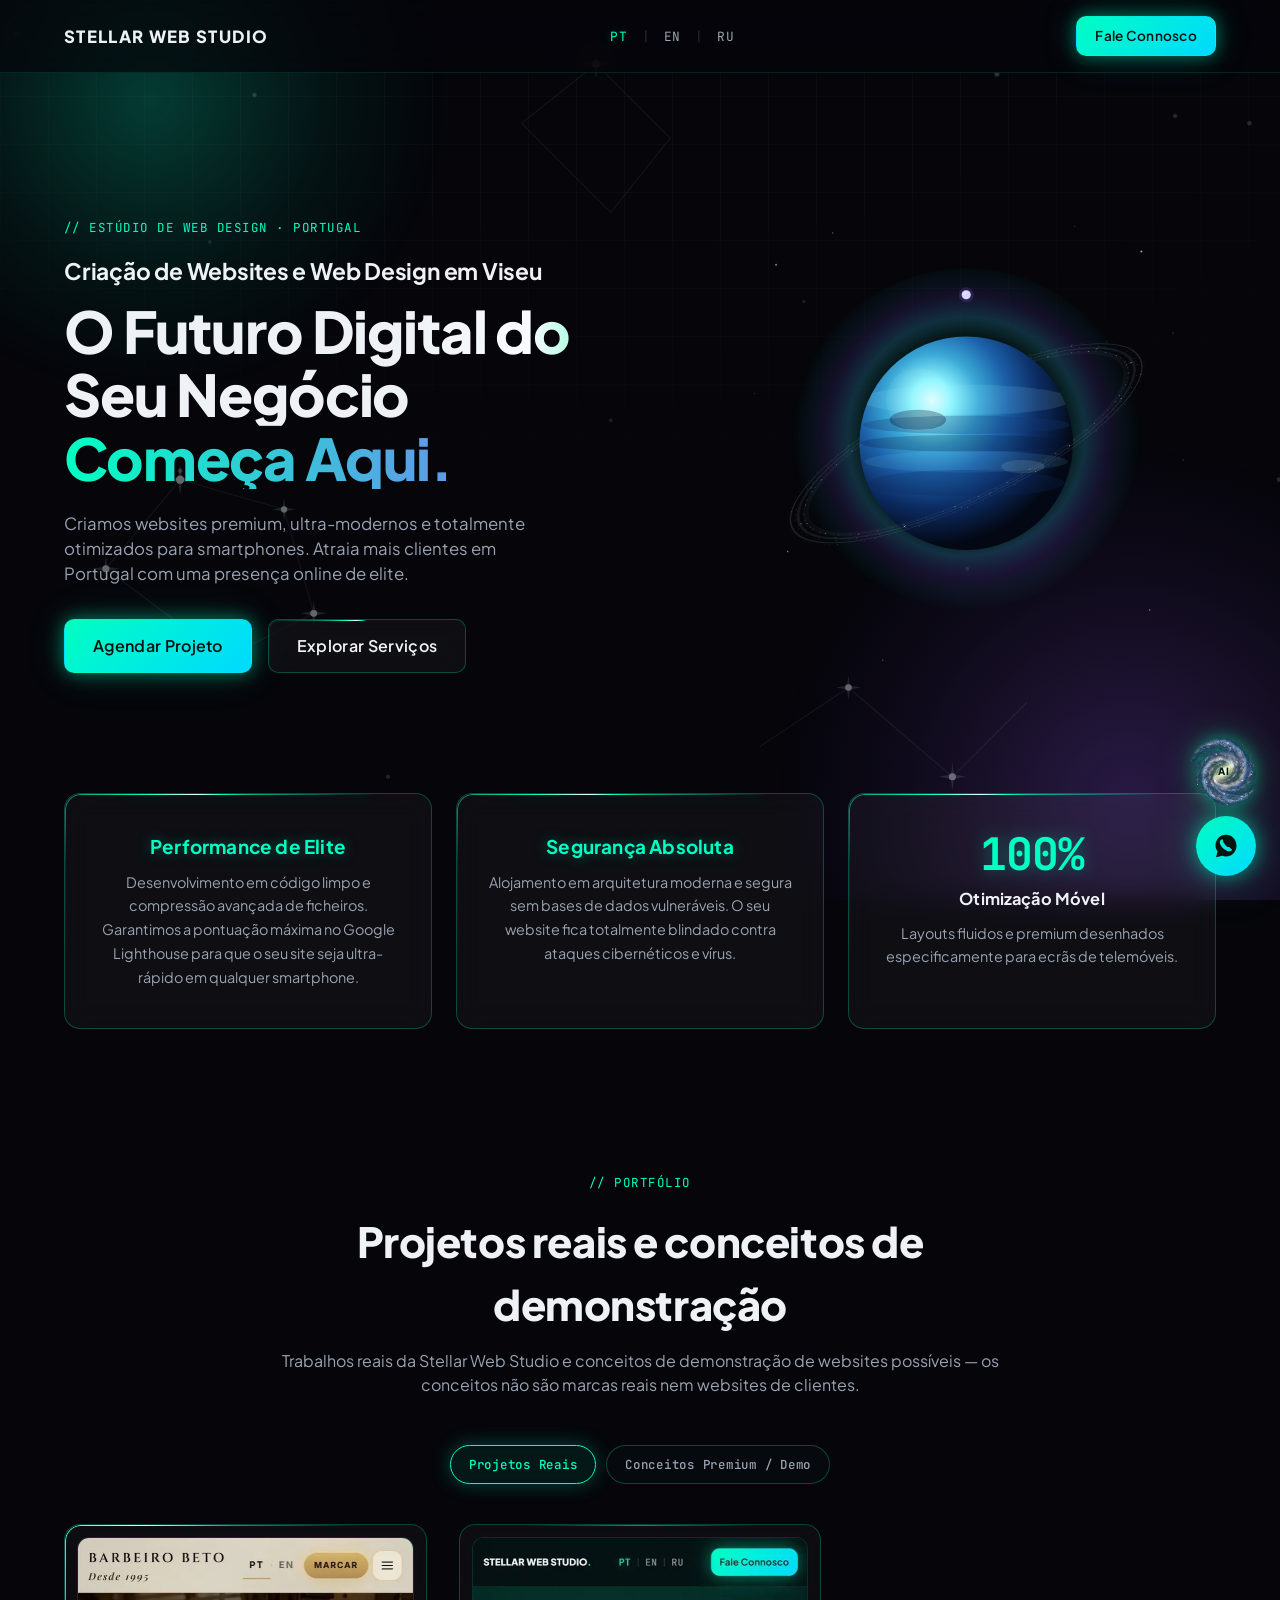
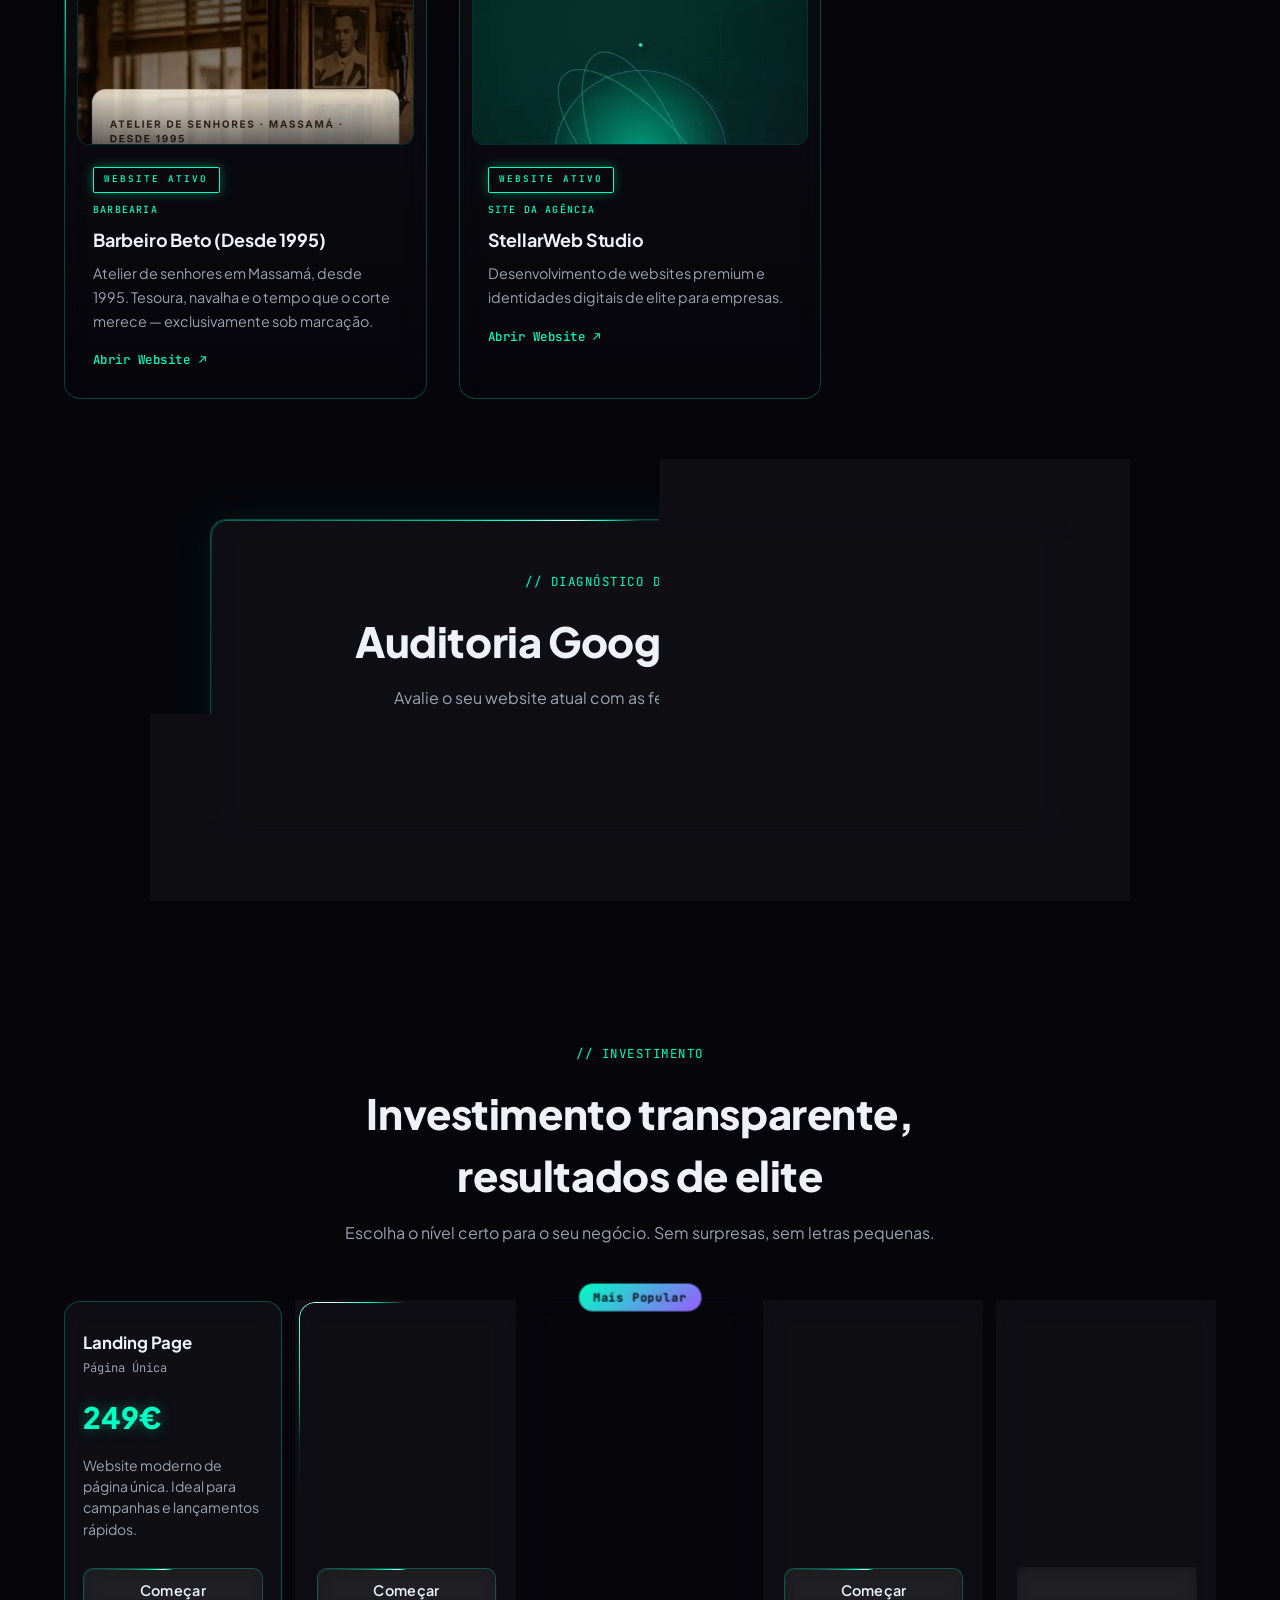
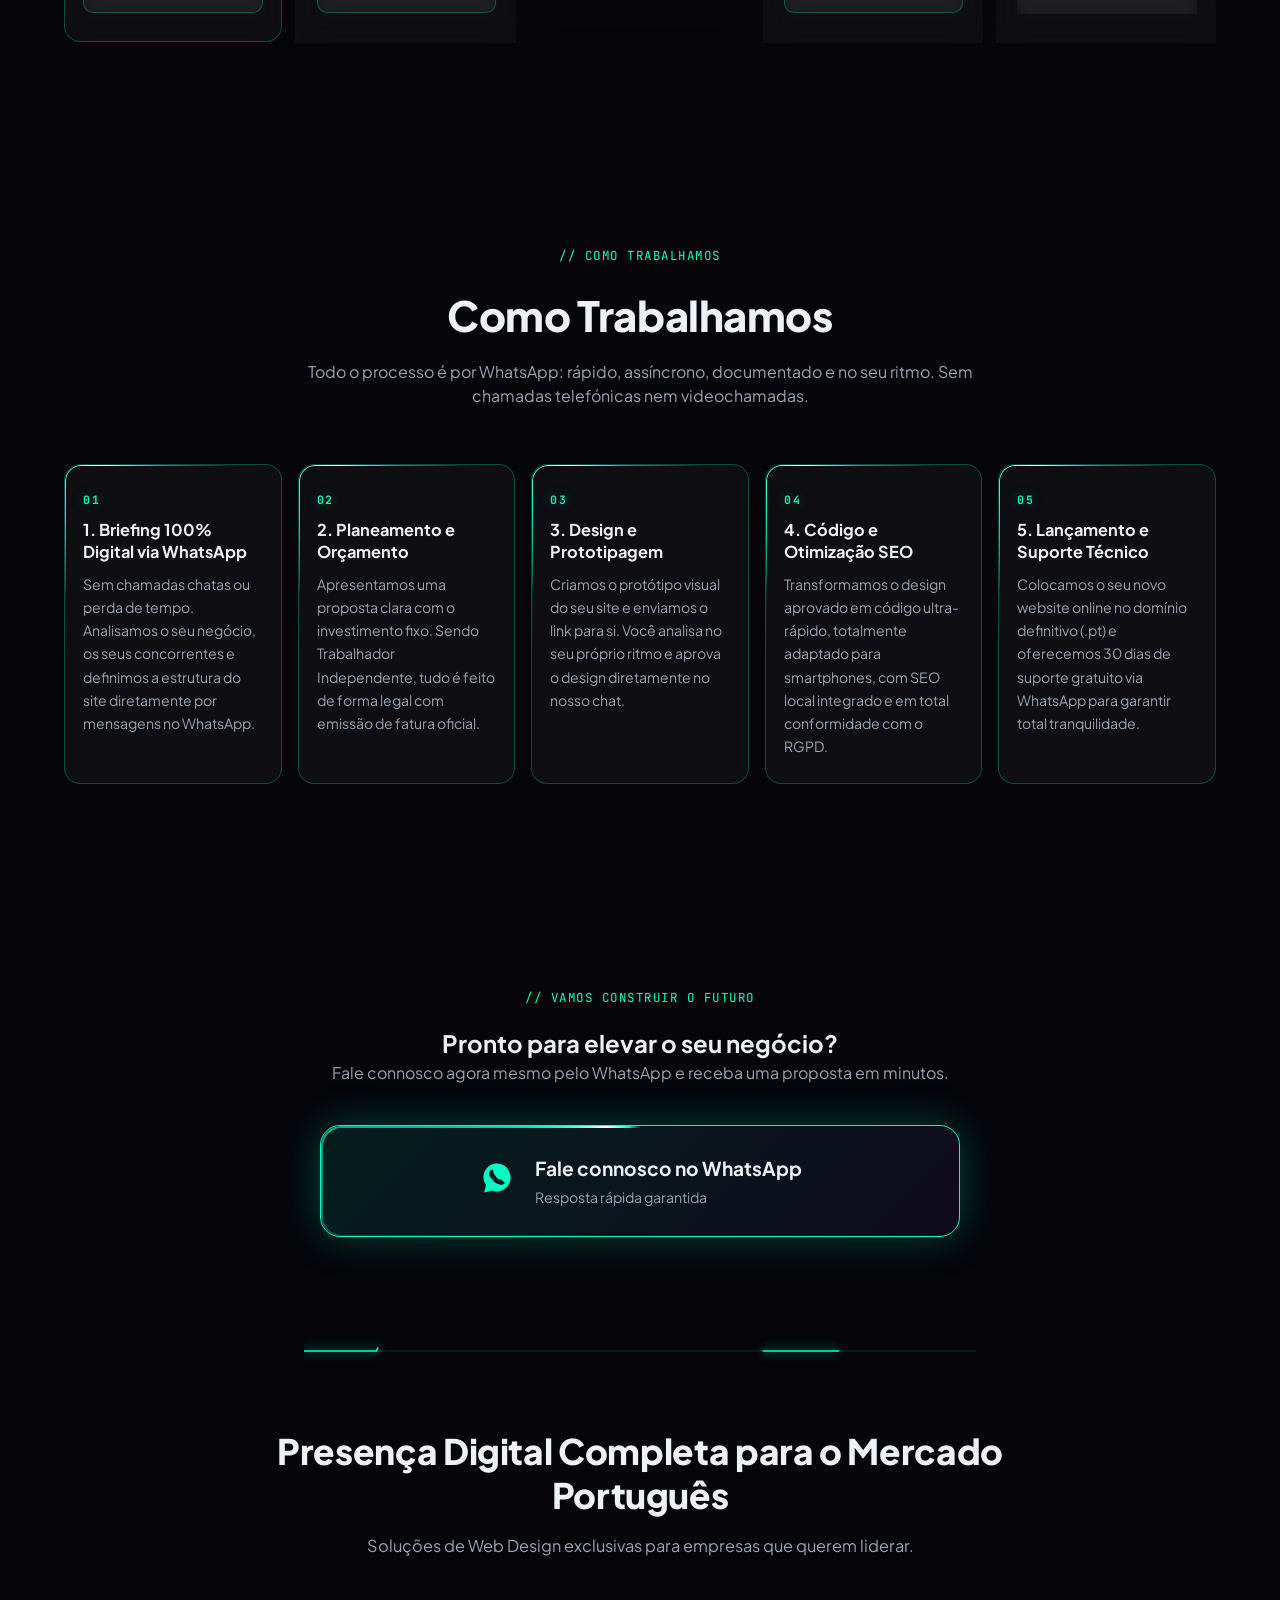
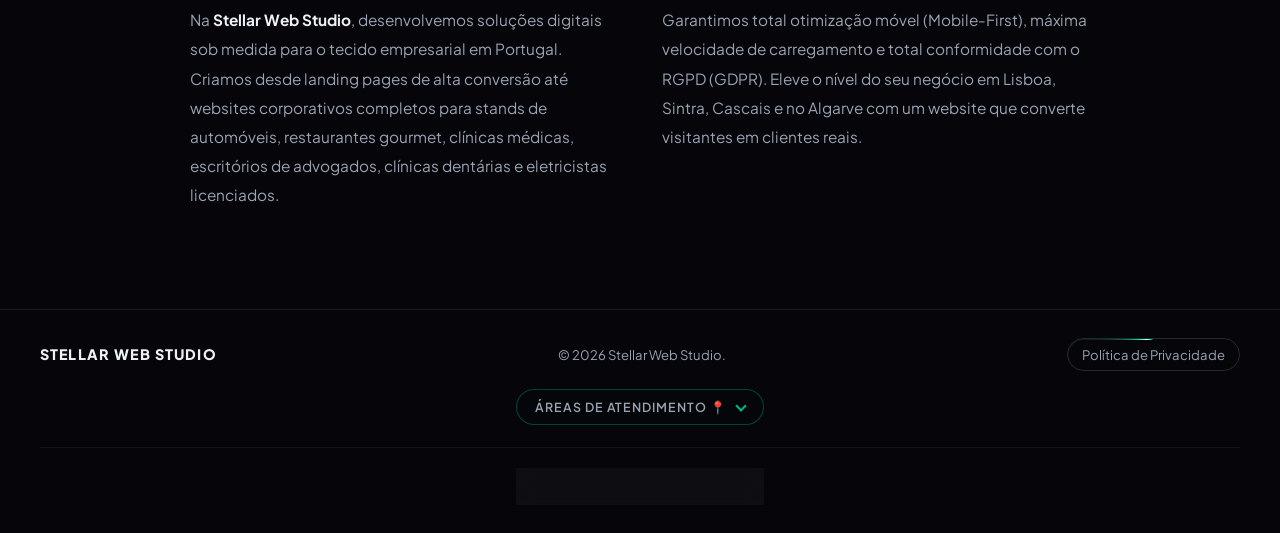
<file: viseu.html>
<!doctype html>
<html lang="pt-PT">
<head>
<meta charset="UTF-8" />
<meta name="viewport" content="width=device-width, initial-scale=1.0, viewport-fit=cover" />
<!-- Google tag (gtag.js) -->
<script async src="https://www.googletagmanager.com/gtag/js?id=G-GVJ3VXN6C8"></script>
<script>
  window.dataLayer = window.dataLayer || [];
  function gtag(){dataLayer.push(arguments);}
  gtag('js', new Date());
  gtag('config', 'G-GVJ3VXN6C8');
</script>
<title>Criação de Websites Profissionais em Viseu | Stellar Web</title>
<meta name="description" content="Criamos websites premium, rápidos e otimizados para telemóveis em Viseu. Agência de Web Design de elite no Centro de Portugal. Peça já um orçamento!" />
<meta name="keywords" content="criação de websites viseu, web design viseu, criar site viseu, agência web design centro, websites premium viseu" />
<meta name="author" content="Vadym Minzilevskyi, Stellar Web Studio" />
<meta name="robots" content="index, follow" />
<meta name="google-site-verification" content="y5CZDhuUU19NnIF5j6mVTyw2W411XEZMlFec-QQuRfY" />
<meta name="trustpilot-one-time-domain-verification-id" content="6d7c94dc-8987-4c91-999b-635d4a3bf441" />
<meta name="theme-color" content="#05050A" />
<link rel="canonical" href="https://stellarweb.pt/viseu" />
<link rel="icon" href="/assets/favicon.svg" type="image/svg+xml" />
<link rel="apple-touch-icon" href="/assets/favicon.svg" />

<meta property="og:type" content="website" />
<meta property="og:site_name" content="Stellar Web Studio" />
<meta property="og:locale" content="pt_PT" />
<meta property="og:title" content="Criação de Websites Profissionais em Viseu | Stellar Web" />
<meta property="og:description" content="Criamos websites premium, rápidos e otimizados para telemóveis em Viseu. Agência de Web Design de elite no Centro de Portugal. Peça já um orçamento!" />
<meta property="og:url" content="https://stellarweb.pt/viseu" />
<meta property="og:image" content="https://stellarweb.pt/assets/og-image.png" />
<meta property="og:image:type" content="image/png" />
<meta name="twitter:card" content="summary_large_image" />
<meta name="twitter:title" content="Criação de Websites Profissionais em Viseu | Stellar Web" />
<meta name="twitter:description" content="Criamos websites premium, rápidos e otimizados para telemóveis em Viseu. Agência de Web Design de elite no Centro de Portugal. Peça já um orçamento!" />
<meta name="twitter:image" content="https://stellarweb.pt/assets/og-image.png" />

<link rel="preconnect" href="https://fonts.googleapis.com">
<link rel="preconnect" href="https://fonts.gstatic.com" crossorigin>
<link rel="stylesheet" href="https://fonts.googleapis.com/css2?family=Plus+Jakarta+Sans:wght@400;500;600;700;800&family=JetBrains+Mono:wght@400;500&display=swap" media="print" onload="this.onload=null;this.media='all'">
<link rel="stylesheet" href="/styles.css" />
<link rel="stylesheet" href="/fx.css" media="(min-width: 768px)">
<noscript>
  <link rel="stylesheet" href="https://fonts.googleapis.com/css2?family=Plus+Jakarta+Sans:wght@400;500;600;700;800&family=JetBrains+Mono:wght@400;500&display=swap">
  <link rel="stylesheet" href="/fx.css" media="(min-width: 768px)">
</noscript>
<script type="application/ld+json">
{
  "@context": "https://schema.org",
  "@type": "ProfessionalService",
  "name": "Stellar Web Studio",
  "alternateName": "StellarWeb Studio",
  "image": "https://stellarweb.pt/assets/logo.png",
  "logo": "https://stellarweb.pt/assets/logo.png",
  "url": "https://stellarweb.pt",
  "inLanguage": "pt-PT",
  "telephone": "+351937260282",
  "priceRange": "€€",
  "description": "Criamos websites premium, rápidos e otimizados para telemóveis em Viseu. Agência de Web Design de elite no Centro de Portugal. Peça já um orçamento!",
  "founder": {
    "@type": "Person",
    "name": "Vadym Minzilevskyi"
  },
  "taxID": "310300118",
  "areaServed": {
    "@type": "City",
    "name": "Viseu",
    "containedInPlace": {
      "@type": "Country",
      "name": "Portugal"
    }
  },
  "availableLanguage": ["Portuguese", "English", "Russian"],
  "address": {
    "@type": "PostalAddress",
    "addressLocality": "Viseu",
    "addressRegion": "Viseu",
    "addressCountry": "PT"
  },
  "geo": {
    "@type": "GeoCoordinates",
    "latitude": "38.7562",
    "longitude": "-9.2831"
  },
  "openingHoursSpecification": {
    "@type": "OpeningHoursSpecification",
    "dayOfWeek": [
      "Monday",
      "Tuesday",
      "Wednesday",
      "Thursday",
      "Friday",
      "Saturday",
      "Sunday"
    ],
    "opens": "09:00",
    "closes": "19:00"
  }
}
</script>
</head>
<body>

<div class="bg-fx" aria-hidden="true">
  <div class="glow glow-cyan"></div>
  <div class="glow glow-purple"></div>
  <div class="grid-overlay"></div>
  <div class="sky-map" aria-hidden="true" focusable="false"></div>
</div>

<header class="navbar" id="navbar">
  <div class="nav-inner">
    <a href="/" class="brand">STELLAR WEB STUDIO</a>
    <nav class="lang-switch" aria-label="Language switch">
      <button class="lang-btn active" data-lang="pt">PT</button>
      <span class="lang-sep">|</span>
      <button class="lang-btn" data-lang="en">EN</button>
      <span class="lang-sep">|</span>
      <button class="lang-btn" data-lang="ru">RU</button>
    </nav>
    <a href="#contact" class="btn btn-neon nav-cta" data-i18n="nav.cta">Fale Connosco</a>
  </div>
</header>

<main id="top">

  <!-- HERO -->
  <section class="hero">
    <div class="hero-inner">
      <span class="eyebrow" data-i18n="hero.eyebrow">// ESTÚDIO DE WEB DESIGN · PORTUGAL</span>
      <h1 class="hero-seo">Criação de Websites e Web Design em Viseu</h1>
      <h2 class="hero-title">
        <span class="title-sheen" data-i18n="hero.title1">O Futuro Digital do Seu Negócio</span>
        <span class="text-gradient" data-i18n="hero.title2">Começa Aqui.</span>
      </h2>
      <p class="hero-sub" data-i18n="hero.sub">Criamos websites premium, ultra-modernos e totalmente otimizados para smartphones. Atraia mais clientes em Portugal com uma presença online de elite.</p>
      <div class="hero-actions">
        <a href="#contact" class="btn btn-neon btn-lg" data-i18n="hero.cta1">Agendar Projeto</a>
        <a href="#portfolio" class="btn btn-ghost btn-lg" data-i18n="hero.cta2">Explorar Serviços</a>
      </div>
    </div>
    <div class="hero-visual" aria-hidden="true">
      <svg class="data-orb" viewBox="0 0 600 600" fill="none" xmlns="http://www.w3.org/2000/svg" overflow="visible" aria-hidden="true" focusable="false" role="presentation">
        <defs>
          <radialGradient id="neptuneLit" cx="34%" cy="30%" r="68%">
            <stop offset="0%" stop-color="#e7fffd"/>
            <stop offset="14%" stop-color="#8ef6ff"/>
            <stop offset="32%" stop-color="#3aa8d6"/>
            <stop offset="52%" stop-color="#1b5fa8"/>
            <stop offset="74%" stop-color="#0c2b62"/>
            <stop offset="100%" stop-color="#030814"/>
          </radialGradient>
          <radialGradient id="neptuneAura" cx="50%" cy="48%" r="50%">
            <stop offset="52%" stop-color="#00ffc2" stop-opacity="0"/>
            <stop offset="68%" stop-color="#3ecbff" stop-opacity="0.22"/>
            <stop offset="82%" stop-color="#7a5cff" stop-opacity="0.12"/>
            <stop offset="100%" stop-color="#00ffc2" stop-opacity="0"/>
          </radialGradient>
          <clipPath id="planetClip">
            <circle cx="300" cy="300" r="128"/>
          </clipPath>
          <clipPath id="ringBack">
            <rect x="0" y="0" width="600" height="300"/>
          </clipPath>
          <clipPath id="ringFront">
            <rect x="0" y="300" width="600" height="300"/>
          </clipPath>
          <g id="ringDebrisBits">
            <circle class="ring-dust" r="212" fill="none" stroke="#9aa8c7" stroke-width="8" opacity="0.05"/>
            <circle class="ring-dust" r="222" fill="none" stroke="#c8fff8" stroke-width="4" opacity="0.08"/>
            <circle class="ring-dust" r="232" fill="none" stroke="#e8fbff" stroke-width="2" opacity="0.12"/>
            <circle class="ring-dash" r="214" fill="none" stroke="#f4ffff" stroke-width="1.4" opacity="0.55" stroke-dasharray="1.2 11 0.6 18 2.4 14 0.8 22"/>
            <circle class="ring-dash d2" r="226" fill="none" stroke="#d7e7ff" stroke-width="1.1" opacity="0.42" stroke-dasharray="0.7 16 1.8 12 0.5 24 1.3 19"/>
            <circle class="ring-dash d3" r="236" fill="none" stroke="#c8fff8" stroke-width="0.9" opacity="0.38" stroke-dasharray="0.5 20 1.4 15 0.8 26"/>
            <ellipse cx="220" cy="0" rx="2.4" ry="0.7" fill="#f4ffff" opacity="0.9" transform="rotate(18 220 0)"/>
            <ellipse cx="190.5" cy="110" rx="1.6" ry="0.5" fill="#c8fff8" opacity="0.75" transform="rotate(48 190.5 110)"/>
            <ellipse cx="110" cy="190.5" rx="2.1" ry="0.6" fill="#ffffff" opacity="0.82" transform="rotate(72 110 190.5)"/>
            <ellipse cx="0" cy="220" rx="1.2" ry="1.2" fill="#b8c4d8" opacity="0.5"/>
            <ellipse cx="-110" cy="190.5" rx="2.5" ry="0.65" fill="#e8fbff" opacity="0.88" transform="rotate(128 -110 190.5)"/>
            <ellipse cx="-190.5" cy="110" rx="1.4" ry="0.45" fill="#d7e7ff" opacity="0.62" transform="rotate(152 -190.5 110)"/>
            <ellipse cx="-220" cy="0" rx="2.0" ry="0.55" fill="#f4ffff" opacity="0.8" transform="rotate(188 -220 0)"/>
            <ellipse cx="-190.5" cy="-110" rx="1.1" ry="1.1" fill="#9aa8c7" opacity="0.48"/>
            <ellipse cx="-110" cy="-190.5" rx="2.3" ry="0.6" fill="#ffffff" opacity="0.86" transform="rotate(248 -110 -190.5)"/>
            <ellipse cx="0" cy="-220" rx="1.7" ry="0.5" fill="#c8fff8" opacity="0.72" transform="rotate(272 0 -220)"/>
            <ellipse cx="110" cy="-190.5" rx="1.3" ry="0.45" fill="#e8fbff" opacity="0.7" transform="rotate(302 110 -190.5)"/>
            <ellipse cx="190.5" cy="-110" rx="2.2" ry="0.58" fill="#f4ffff" opacity="0.84" transform="rotate(332 190.5 -110)"/>
            <ellipse cx="224.1" cy="60" rx="0.7" ry="0.7" fill="#ffffff" opacity="0.7"/>
            <ellipse cx="60" cy="224.1" rx="1.85" ry="0.5" fill="#c8fff8" opacity="0.68" transform="rotate(98 60 224.1)"/>
            <ellipse cx="-164" cy="164" rx="0.55" ry="0.55" fill="#e8fbff" opacity="0.6"/>
            <ellipse cx="-224.1" cy="-60" rx="1.5" ry="0.45" fill="#d7e7ff" opacity="0.58" transform="rotate(208 -224.1 -60)"/>
            <ellipse cx="-60" cy="-224.1" rx="0.65" ry="0.65" fill="#ffffff" opacity="0.55"/>
            <ellipse cx="164" cy="-164" rx="1.9" ry="0.52" fill="#e8fbff" opacity="0.74" transform="rotate(318 164 -164)"/>
          </g>
        </defs>

        <g class="starfield">
          <circle class="star-twinkle" cx="72" cy="86" r="1.1" fill="#eef7ff" opacity="0.55"/>
          <circle class="star-twinkle s2" cx="140" cy="48" r="0.8" fill="#c8fff8" opacity="0.4"/>
          <circle class="star-twinkle s3" cx="510" cy="70" r="1.2" fill="#ffffff" opacity="0.65"/>
          <circle class="star-twinkle" cx="548" cy="168" r="0.7" fill="#b8d4ff" opacity="0.45"/>
          <circle class="star-twinkle s2" cx="86" cy="430" r="0.9" fill="#ffffff" opacity="0.5"/>
          <circle class="star-twinkle s3" cx="46" cy="240" r="0.6" fill="#00ffc2" opacity="0.35"/>
          <circle class="star-twinkle" cx="520" cy="500" r="1" fill="#e8fbff" opacity="0.5"/>
          <circle class="star-twinkle s2" cx="430" cy="40" r="0.7" fill="#9b5cff" opacity="0.45"/>
          <circle class="star-twinkle s3" cx="200" cy="560" r="0.8" fill="#ffffff" opacity="0.4"/>
          <circle class="star-twinkle" cx="560" cy="320" r="0.6" fill="#c8fff8" opacity="0.5"/>
        </g>

        <circle class="neptune-glow" cx="300" cy="300" r="210" fill="url(#neptuneAura)"/>

        <g class="neptune-rings neptune-rings-back">
          <g clip-path="url(#ringBack)">
            <g transform="translate(300 300) rotate(-26) scale(1 0.30)">
              <g class="ring-debris">
                <rect x="-240" y="-240" width="480" height="480" fill="none"/>
                <use href="#ringDebrisBits"/>
                <g class="ring-mobile-gleam">
                  <circle r="218" fill="none" stroke="#f7ffff" stroke-width="3.2" opacity="0.9" stroke-dasharray="3.4 7 1.1 12 5 9"/>
                  <circle r="228" fill="none" stroke="#c8fff8" stroke-width="2.2" opacity="0.7" stroke-dasharray="1.6 10 3.2 14 0.8 18"/>
                  <circle r="236" fill="none" stroke="#00ffc2" stroke-width="1.4" opacity="0.45" stroke-dasharray="0.8 16 2.4 11"/>
                </g>
              </g>
            </g>
          </g>
        </g>

        <g class="neptune-moon" transform-origin="300px 300px">
          <circle cx="300" cy="122" r="5.5" fill="#e7f4ff"/>
          <circle cx="298" cy="120" r="2" fill="#ffffff" opacity="0.7"/>
          <circle cx="300" cy="122" r="9" fill="#9b5cff" opacity="0.18"/>
        </g>

        <circle cx="300" cy="300" r="128" fill="url(#neptuneLit)"/>
        <g clip-path="url(#planetClip)" class="neptune-clouds">
          <ellipse cx="300" cy="248" rx="126" ry="18" fill="#9fe9ff" opacity="0.12"/>
          <ellipse cx="300" cy="278" rx="124" ry="11" fill="#14386f" opacity="0.28"/>
          <ellipse cx="300" cy="300" rx="128" ry="10" fill="#06152e" opacity="0.22"/>
          <ellipse cx="300" cy="322" rx="122" ry="13" fill="#7fdfff" opacity="0.1"/>
          <ellipse cx="300" cy="348" rx="118" ry="16" fill="#0d2a58" opacity="0.26"/>
          <ellipse cx="242" cy="272" rx="34" ry="12" fill="#07122c" opacity="0.32"/>
          <ellipse cx="368" cy="328" rx="26" ry="8" fill="#cfffff" opacity="0.12"/>
        </g>
        <circle cx="242" cy="248" r="38" fill="#ffffff" opacity="0.05"/>

        <g class="neptune-rings neptune-rings-front">
          <g clip-path="url(#ringFront)">
            <g transform="translate(300 300) rotate(-26) scale(1 0.30)">
              <g class="ring-debris">
                <rect x="-240" y="-240" width="480" height="480" fill="none"/>
                <use href="#ringDebrisBits"/>
                <g class="ring-mobile-gleam">
                  <circle r="218" fill="none" stroke="#f7ffff" stroke-width="3.2" opacity="0.9" stroke-dasharray="3.4 7 1.1 12 5 9"/>
                  <circle r="228" fill="none" stroke="#c8fff8" stroke-width="2.2" opacity="0.7" stroke-dasharray="1.6 10 3.2 14 0.8 18"/>
                  <circle r="236" fill="none" stroke="#00ffc2" stroke-width="1.4" opacity="0.45" stroke-dasharray="0.8 16 2.4 11"/>
                </g>
              </g>
            </g>
          </g>
        </g>
      </svg>
    </div>
  </section>

  <!-- METRICS -->
  <section class="metrics">
    <div class="grid-metrics">
      <article class="card metric-card">
        <h3 class="metric-label" data-i18n="metrics.m1.label">Performance de Elite</h3>
        <p class="metric-sub" data-i18n="metrics.m1.sub">Desenvolvimento em código limpo e compressão avançada de ficheiros. Garantimos a pontuação máxima no Google Lighthouse para que o seu site seja ultra-rápido em qualquer smartphone.</p>
      </article>
      <article class="card metric-card">
        <h3 class="metric-label" data-i18n="metrics.m2.label">Segurança Absoluta</h3>
        <p class="metric-sub" data-i18n="metrics.m2.sub">Alojamento em arquitetura moderna e segura sem bases de dados vulneráveis. O seu website fica totalmente blindado contra ataques cibernéticos e vírus.</p>
      </article>
      <article class="card metric-card">
        <span class="metric-num">100%</span>
        <span class="metric-label" data-i18n="metrics.m3.label">Otimização Móvel</span>
        <p class="metric-sub" data-i18n="metrics.m3.sub">Layouts fluidos e premium desenhados especificamente para ecrãs de telemóveis.</p>
      </article>
    </div>
  </section>

  <!-- PORTFOLIO -->
  <section class="section" id="portfolio">
    <div class="section-head">
      <span class="eyebrow" data-i18n="portfolio.eyebrow">// PORTFÓLIO</span>
      <h2 data-i18n="portfolio.title">Projetos reais e conceitos de demonstração</h2>
      <p class="section-sub" data-i18n="portfolio.sub">Trabalhos reais da Stellar Web Studio e conceitos de demonstração de websites possíveis — os conceitos não são marcas reais nem websites de clientes.</p>
    </div>
    <div class="portfolio-tabs" role="tablist" data-i18n-label="portfolio.tabs.aria" aria-label="Filtro do portfólio">
      <button type="button" class="portfolio-tab is-active" role="tab" id="portfolioTabLive" aria-selected="true" aria-controls="portfolioGrid" data-filter="live" data-i18n="portfolio.tab.live">Projetos Reais</button>
      <button type="button" class="portfolio-tab" role="tab" id="portfolioTabDemo" aria-selected="false" aria-controls="portfolioGrid" data-filter="demo" data-i18n="portfolio.tab.demo">Conceitos Premium / Demo</button>
    </div>
    <div class="portfolio-clip" id="portfolioClip">
      <div class="grid-portfolio" id="portfolioGrid">
      <article class="group card portfolio-card portfolio-card-live" data-kind="live">
        <div class="preview-stage" aria-hidden="true">
          <picture>
            <source type="image/webp" srcset="/images/portfolio/barber.webp" />
            <img class="preview-scrollshot" src="/images/portfolio/barber.jpg" alt="Website premium para barbearia em Viseu - Stellar Web Studio" width="640" height="5146" loading="lazy" decoding="async" draggable="false" />
          </picture>
        </div>
        <a href="https://barbeirobeto.netlify.app/" target="_blank" rel="noopener noreferrer" class="portfolio-card-link">
        <div class="portfolio-body">
          <span class="portfolio-badge portfolio-badge-live" data-i18n="portfolio.badge.live">WEBSITE ATIVO</span>
          <span class="portfolio-category" data-i18n="portfolio.card1.category">BARBEARIA</span>
          <h3 data-i18n="portfolio.card1.title">Barbeiro Beto (Desde 1995)</h3>
          <p data-i18n="portfolio.card1.desc">Atelier de senhores em Massamá, desde 1995. Tesoura, navalha e o tempo que o corte merece — exclusivamente sob marcação.</p>
          <span class="portfolio-cta"><span data-i18n="portfolio.tag.live">Abrir Website</span><span class="portfolio-cta-arrow" aria-hidden="true">↗</span></span>
        </div>
        </a>
      </article>
      <article class="group card portfolio-card" data-kind="demo">
        <div class="preview-stage" aria-hidden="true">
          <picture>
            <source type="image/webp" srcset="/images/portfolio/clinic.webp" />
            <img class="preview-scrollshot" src="/images/portfolio/clinic.jpg" alt="Website premium para clínica médica familiar em Viseu - Stellar Web Studio" width="640" height="5146" loading="lazy" decoding="async" draggable="false" />
          </picture>
        </div>
        <a href="https://clinicamedica121.netlify.app/" target="_blank" rel="noopener noreferrer" class="portfolio-card-link">
        <div class="portfolio-body">
          <span class="portfolio-badge" data-i18n="portfolio.badge">DEMO · CONCEITO</span>
          <span class="portfolio-category" data-i18n="portfolio.card2.category">CLÍNICA MÉDICA</span>
          <h3 data-i18n="portfolio.card2.title">Sávia — Clínica Médica Familiar</h3>
          <p data-i18n="portfolio.card2.desc">Clínica privada de medicina familiar no Saldanha. Tempo, discrição e rigor suíço para famílias de Lisboa e Cascais.</p>
          <span class="portfolio-cta"><span data-i18n="portfolio.tag.demo">Abrir Demonstração</span><span class="portfolio-cta-arrow" aria-hidden="true">↗</span></span>
        </div>
        </a>
      </article>
      <article class="group card portfolio-card" data-kind="demo">
        <div class="preview-stage" aria-hidden="true">
          <picture>
            <source type="image/webp" srcset="/images/portfolio/construction.webp" />
            <img class="preview-scrollshot" src="/images/portfolio/construction.jpg" alt="Website premium para construção de luxo em Viseu - Stellar Web Studio" width="640" height="3893" loading="lazy" decoding="async" draggable="false" />
          </picture>
        </div>
        <a href="https://acabamento121.netlify.app/" target="_blank" rel="noopener noreferrer" class="portfolio-card-link">
        <div class="portfolio-body">
          <span class="portfolio-badge" data-i18n="portfolio.badge">DEMO · CONCEITO</span>
          <span class="portfolio-category" data-i18n="portfolio.card3.category">CONSTRUÇÃO DE LUXO</span>
          <h3 data-i18n="portfolio.card3.title">Áurea Construções &amp; Atelier</h3>
          <p data-i18n="portfolio.card3.desc">Atelier de obra de autor em Lisboa, Cascais e Sintra. Estuque veneziano genuíno, acabamentos de alta costura e garantia de 5 anos.</p>
          <span class="portfolio-cta"><span data-i18n="portfolio.tag.demo">Abrir Demonstração</span><span class="portfolio-cta-arrow" aria-hidden="true">↗</span></span>
        </div>
        </a>
      </article>
      <article class="group card portfolio-card" data-kind="demo">
        <div class="preview-stage" aria-hidden="true">
          <picture>
            <source type="image/webp" srcset="/images/portfolio/law.webp" />
            <img class="preview-scrollshot" src="/images/portfolio/law.jpg" alt="Website premium para sociedade de advogados em Viseu - Stellar Web Studio" width="640" height="3893" loading="lazy" decoding="async" draggable="false" />
          </picture>
        </div>
        <a href="https://advogada121.netlify.app/" target="_blank" rel="noopener noreferrer" class="portfolio-card-link">
        <div class="portfolio-body">
          <span class="portfolio-badge" data-i18n="portfolio.badge">DEMO · CONCEITO</span>
          <span class="portfolio-category" data-i18n="portfolio.card4.category">SOCIEDADE DE ADVOGADOS</span>
          <h3 data-i18n="portfolio.card4.title">Áurea &amp; Associados</h3>
          <p data-i18n="portfolio.card4.desc">Sociedade de advogados na Avenida da Liberdade. Direito Imobiliário e Relocalização.</p>
          <span class="portfolio-cta"><span data-i18n="portfolio.tag.demo">Abrir Demonstração</span><span class="portfolio-cta-arrow" aria-hidden="true">↗</span></span>
        </div>
        </a>
      </article>
      <article class="group card portfolio-card" data-kind="demo">
        <div class="preview-stage" aria-hidden="true">
          <picture>
            <source type="image/webp" srcset="/images/portfolio/dental.webp" />
            <img class="preview-scrollshot" src="/images/portfolio/dental.jpg" alt="Website premium para clínica de estética dentária em Viseu - Stellar Web Studio" width="640" height="5146" loading="lazy" decoding="async" draggable="false" />
          </picture>
        </div>
        <a href="https://dentaria.netlify.app/" target="_blank" rel="noopener noreferrer" class="portfolio-card-link">
        <div class="portfolio-body">
          <span class="portfolio-badge" data-i18n="portfolio.badge">DEMO · CONCEITO</span>
          <span class="portfolio-category" data-i18n="portfolio.card5.category">CLÍNICA DENTÁRIA</span>
          <h3 data-i18n="portfolio.card5.title">AUREA Estética Dentária</h3>
          <p data-i18n="portfolio.card5.desc">Estética dentária de alta precisão na Avenida da Liberdade — rápido, intuitivo e sem complicações.</p>
          <span class="portfolio-cta"><span data-i18n="portfolio.tag.demo">Abrir Demonstração</span><span class="portfolio-cta-arrow" aria-hidden="true">↗</span></span>
        </div>
        </a>
      </article>
      <article class="group card portfolio-card" data-kind="demo">
        <div class="preview-stage" aria-hidden="true">
          <picture>
            <source type="image/webp" srcset="/images/portfolio/rental.webp" />
            <img class="preview-scrollshot" src="/images/portfolio/rental.jpg" alt="Website de luxo para aluguer de carros em Viseu - Stellar Web Studio" width="640" height="3893" loading="lazy" decoding="async" draggable="false" />
          </picture>
        </div>
        <a href="https://rentcar121.netlify.app/" target="_blank" rel="noopener noreferrer" class="portfolio-card-link">
        <div class="portfolio-body">
          <span class="portfolio-badge" data-i18n="portfolio.badge">DEMO · CONCEITO</span>
          <span class="portfolio-category" data-i18n="portfolio.card6.category">ALUGUER DE SUPERDESPORTIVOS</span>
          <h3 data-i18n="portfolio.card6.title">Rent-a-Car Premium</h3>
          <p data-i18n="portfolio.card6.desc">Superdesportivos de excepção com entrega VIP na Marina de Cascais e no Aeroporto de Lisboa. Porsche, Ferrari, Lamborghini.</p>
          <span class="portfolio-cta"><span data-i18n="portfolio.tag.demo">Abrir Demonstração</span><span class="portfolio-cta-arrow" aria-hidden="true">↗</span></span>
        </div>
        </a>
      </article>
      <article class="group card portfolio-card" data-kind="demo">
        <div class="preview-stage" aria-hidden="true">
          <picture>
            <source type="image/webp" srcset="/images/portfolio/restaurant.webp" />
            <img class="preview-scrollshot" src="/images/portfolio/restaurant.jpg" alt="Website premium para restaurante de alta cozinha em Viseu - Stellar Web Studio" width="640" height="3893" loading="lazy" decoding="async" draggable="false" />
          </picture>
        </div>
        <a href="https://restaurants121.netlify.app/" target="_blank" rel="noopener noreferrer" class="portfolio-card-link">
        <div class="portfolio-body">
          <span class="portfolio-badge" data-i18n="portfolio.badge">DEMO · CONCEITO</span>
          <span class="portfolio-category" data-i18n="portfolio.card7.category">RESTAURANTE DE ALTA COZINHA</span>
          <h3 data-i18n="portfolio.card7.title">Áurea — Alta Cozinha</h3>
          <p data-i18n="portfolio.card7.desc">Palácio contemporâneo da mesa portuguesa e gastronomia atlântica no Chiado.</p>
          <span class="portfolio-cta"><span data-i18n="portfolio.tag.demo">Abrir Demonstração</span><span class="portfolio-cta-arrow" aria-hidden="true">↗</span></span>
        </div>
        </a>
      </article>
      <article class="group card portfolio-card portfolio-card-live" data-kind="live">
        <div class="preview-stage" aria-hidden="true">
          <picture>
            <source type="image/webp" srcset="/images/portfolio/studio.webp" />
            <img class="preview-scrollshot" src="/images/portfolio/studio.jpg" alt="Website da agência Stellar Web Studio em Viseu" width="640" height="5146" loading="lazy" decoding="async" draggable="false" />
          </picture>
        </div>
        <a href="#top" class="portfolio-card-link">
        <div class="portfolio-body">
          <span class="portfolio-badge portfolio-badge-live" data-i18n="portfolio.badge.live">WEBSITE ATIVO</span>
          <span class="portfolio-category" data-i18n="portfolio.card8.category">SITE DA AGÊNCIA</span>
          <h3 data-i18n="portfolio.card8.title">StellarWeb Studio</h3>
          <p data-i18n="portfolio.card8.desc">Desenvolvimento de websites premium e identidades digitais de elite para empresas.</p>
          <span class="portfolio-cta"><span data-i18n="portfolio.tag.live">Abrir Website</span><span class="portfolio-cta-arrow" aria-hidden="true">↗</span></span>
        </div>
        </a>
      </article>
      </div>
    </div>
    <button type="button" class="portfolio-more" id="portfolioMore" hidden aria-expanded="false" aria-controls="portfolioClip">
      <span class="portfolio-more-more" data-i18n="portfolio.more">Ver mais projetos</span>
      <span class="portfolio-more-less" data-i18n="portfolio.less">Ver menos projetos</span>
      <span class="portfolio-more-arrow" aria-hidden="true">⬇</span>
    </button>
  </section>

  <section class="section audit" id="audit">
    <div class="audit-block">
      <div class="section-head audit-head">
        <span class="eyebrow" data-i18n="audit.eyebrow">// DIAGNÓSTICO DIGITAL REAL</span>
        <h2 data-i18n="audit.title">Auditoria Google Lighthouse</h2>
        <p class="section-sub" data-i18n="audit.sub">Avalie o seu website atual com as ferramentas oficiais da Google.</p>
      </div>

      <form class="audit-form" id="auditForm">
        <label class="sr-only" for="auditUrl" data-i18n="audit.label">URL do website</label>
        <input id="auditUrl" class="audit-input" type="text" inputmode="url" autocomplete="url" placeholder="Ex: https://asuaempresa.pt" data-i18n-placeholder="audit.placeholder" />
        <button type="submit" class="btn btn-neon" id="auditSubmit" data-i18n="audit.cta">Executar Auditoria Google ↗</button>
      </form>

      <p class="audit-inline-error" id="auditInlineError" hidden></p>

      <div class="audit-loader" id="auditLoader" hidden>
        <div class="audit-pct" id="auditPct">0%</div>
        <div class="audit-pct-track" aria-hidden="true"><span class="audit-pct-fill" id="auditPctFill"></span></div>
        <p class="audit-log" id="auditLog" data-i18n="audit.loading">A invocar servidores da Google Lighthouse...</p>
      </div>

      <div class="audit-error" id="auditError" hidden>
        <p id="auditErrorText"></p>
        <button type="button" class="btn btn-ghost" id="auditRetry" data-i18n="audit.retry">Tentar novamente</button>
        <a class="btn btn-neon" href="https://wa.me/351937260282" target="_blank" rel="noopener" data-i18n="contact.wa.title">Fale connosco no WhatsApp</a>
      </div>

      <div class="audit-results" id="auditResults" hidden>
        <p class="audit-tested" id="auditTested"></p>
        <div class="audit-gauges">
          <article class="audit-gauge is-open" data-cat="performance" role="button" tabindex="0" aria-expanded="true" aria-controls="audit-panel-performance">
            <div class="audit-ring-wrap">
              <svg viewBox="0 0 100 100" aria-hidden="true">
                <circle class="audit-ring-bg" cx="50" cy="50" r="42"></circle>
                <circle class="audit-ring" cx="50" cy="50" r="42"></circle>
              </svg>
              <span class="audit-score" id="auditScorePerformance">—</span>
            </div>
            <span class="audit-gauge-label" data-i18n="audit.score.perf">Desempenho</span>
          </article>
          <article class="audit-gauge" data-cat="accessibility" role="button" tabindex="0" aria-expanded="false" aria-controls="audit-panel-accessibility">
            <div class="audit-ring-wrap">
              <svg viewBox="0 0 100 100" aria-hidden="true">
                <circle class="audit-ring-bg" cx="50" cy="50" r="42"></circle>
                <circle class="audit-ring" cx="50" cy="50" r="42"></circle>
              </svg>
              <span class="audit-score" id="auditScoreAccessibility">—</span>
            </div>
            <span class="audit-gauge-label" data-i18n="audit.score.a11y">Acessibilidade</span>
          </article>
          <article class="audit-gauge" data-cat="best-practices" role="button" tabindex="0" aria-expanded="false" aria-controls="audit-panel-best-practices">
            <div class="audit-ring-wrap">
              <svg viewBox="0 0 100 100" aria-hidden="true">
                <circle class="audit-ring-bg" cx="50" cy="50" r="42"></circle>
                <circle class="audit-ring" cx="50" cy="50" r="42"></circle>
              </svg>
              <span class="audit-score" id="auditScoreBestPractices">—</span>
            </div>
            <span class="audit-gauge-label" data-i18n="audit.score.bp">Boas Práticas</span>
          </article>
          <article class="audit-gauge" data-cat="seo" role="button" tabindex="0" aria-expanded="false" aria-controls="audit-panel-seo">
            <div class="audit-ring-wrap">
              <svg viewBox="0 0 100 100" aria-hidden="true">
                <circle class="audit-ring-bg" cx="50" cy="50" r="42"></circle>
                <circle class="audit-ring" cx="50" cy="50" r="42"></circle>
              </svg>
              <span class="audit-score" id="auditScoreSeo">—</span>
            </div>
            <span class="audit-gauge-label" data-i18n="audit.score.seo">SEO</span>
          </article>
        </div>
        <div class="audit-accordions" id="auditAccordions">
          <div class="audit-acc is-open" data-cat="performance">
            <button type="button" class="audit-acc-trigger" id="auditAccPerf" aria-expanded="true" aria-controls="audit-panel-performance">
              <span data-i18n="audit.score.perf">Desempenho</span>
              <span class="audit-acc-chevron" aria-hidden="true"></span>
            </button>
            <div class="audit-acc-panel" id="audit-panel-performance" role="region" aria-labelledby="auditAccPerf">
              <div class="audit-acc-panel-inner">
                <p class="audit-acc-fact">
                  <strong data-i18n="audit.meaning">O que significa</strong>
                  <span data-i18n="audit.explain.perf.meaning">Velocidade e agilidade do site.</span>
                </p>
                <p class="audit-acc-fact">
                  <strong data-i18n="audit.business">Para o seu negócio</strong>
                  <span data-i18n="audit.explain.perf.business">Se o seu site demorar mais de 3 segundos a carregar, 50% dos utilizadores desistem. Um site lento faz com que perca clientes e deite dinheiro fora em publicidade (Facebook/Google Ads). O nosso objetivo é colocar o seu site a carregar em menos de 1 segundo.</span>
                </p>
              </div>
            </div>
          </div>
          <div class="audit-acc" data-cat="accessibility">
            <button type="button" class="audit-acc-trigger" id="auditAccA11y" aria-expanded="false" aria-controls="audit-panel-accessibility">
              <span data-i18n="audit.score.a11y">Acessibilidade</span>
              <span class="audit-acc-chevron" aria-hidden="true"></span>
            </button>
            <div class="audit-acc-panel" id="audit-panel-accessibility" role="region" aria-labelledby="auditAccA11y">
              <div class="audit-acc-panel-inner">
                <p class="audit-acc-fact">
                  <strong data-i18n="audit.meaning">O que significa</strong>
                  <span data-i18n="audit.explain.a11y.meaning">Facilidade de uso para todos os utilizadores.</span>
                </p>
                <p class="audit-acc-fact">
                  <strong data-i18n="audit.business">Para o seu negócio</strong>
                  <span data-i18n="audit.explain.a11y.business">Garante que qualquer pessoa (incluindo idosos ou clientes no telemóvel sob luz solar intensa) consegue ler o seu menu e contactá-lo facilmente. Além disso, evita problemas legais, pois a União Europeia penaliza sites que não cumprem as normas de acessibilidade.</span>
                </p>
              </div>
            </div>
          </div>
          <div class="audit-acc" data-cat="best-practices">
            <button type="button" class="audit-acc-trigger" id="auditAccBp" aria-expanded="false" aria-controls="audit-panel-best-practices">
              <span data-i18n="audit.score.bp">Boas Práticas</span>
              <span class="audit-acc-chevron" aria-hidden="true"></span>
            </button>
            <div class="audit-acc-panel" id="audit-panel-best-practices" role="region" aria-labelledby="auditAccBp">
              <div class="audit-acc-panel-inner">
                <p class="audit-acc-fact">
                  <strong data-i18n="audit.meaning">O que significa</strong>
                  <span data-i18n="audit.explain.bp.meaning">Segurança, estabilidade e conformidade.</span>
                </p>
                <p class="audit-acc-fact">
                  <strong data-i18n="audit.business">Para o seu negócio</strong>
                  <span data-i18n="audit.explain.bp.business">Protege o seu site contra falhas e ataques. Se esta nota for baixa, o Google Chrome pode exibir um aviso aos seus clientes: "Este site não é seguro". Isto destrói instantaneamente a confiança na sua empresa.</span>
                </p>
              </div>
            </div>
          </div>
          <div class="audit-acc" data-cat="seo">
            <button type="button" class="audit-acc-trigger" id="auditAccSeo" aria-expanded="false" aria-controls="audit-panel-seo">
              <span data-i18n="audit.score.seo">SEO</span>
              <span class="audit-acc-chevron" aria-hidden="true"></span>
            </button>
            <div class="audit-acc-panel" id="audit-panel-seo" role="region" aria-labelledby="auditAccSeo">
              <div class="audit-acc-panel-inner">
                <p class="audit-acc-fact">
                  <strong data-i18n="audit.meaning">O que significa</strong>
                  <span data-i18n="audit.explain.seo.meaning">Visibilidade do seu site no Google.</span>
                </p>
                <p class="audit-acc-fact">
                  <strong data-i18n="audit.business">Para o seu negócio</strong>
                  <span data-i18n="audit.explain.seo.business">Uma nota baixa significa que o Google esconde o seu site. Os clientes em Portugal pesquisam pelos seus serviços, mas só encontram os seus concorrentes. Corrigir o SEO traz-lhe clientes orgânicos e totalmente gratuitos todos os dias.</span>
                </p>
              </div>
            </div>
          </div>
        </div>
        <div class="audit-cta-box">
          <p data-i18n="audit.insight">A Google identificou oportunidades de melhoria no seu código. Para receber uma análise interpretada por um especialista e o plano de correção técnica, fale connosco.</p>
          <a class="btn btn-neon btn-lg audit-wa" id="auditWa" href="https://wa.me/351937260282?text=Ol%C3%A1%2C%20quero%20o%20plano%20de%20corre%C3%A7%C3%A3o%20t%C3%A9cnica%20gr%C3%A1tis." target="_blank" rel="noopener" data-i18n="audit.wa">Receber Plano de Correção Técnica Grátis</a>
        </div>
        <button type="button" class="btn btn-ghost audit-again" id="auditAgain" data-i18n="audit.again">Nova auditoria</button>
      </div>
    </div>
  </section>

  <!-- PRICING -->
  <section class="section" id="pricing">
    <div class="section-head">
      <span class="eyebrow" data-i18n="pricing.eyebrow">// INVESTIMENTO</span>
      <h2 data-i18n="pricing.title">Investimento transparente, resultados de elite</h2>
      <p class="section-sub" data-i18n="pricing.sub">Escolha o nível certo para o seu negócio. Sem surpresas, sem letras pequenas.</p>
    </div>
    <div class="grid-pricing">
      <article class="price-card">
        <h3 data-i18n="pricing.p1.name">Landing Page</h3>
        <p class="price-tag-sub" data-i18n="pricing.p1.tag">Página Única</p>
        <div class="price-amount">249€</div>
        <p class="price-desc" data-i18n="pricing.p1.desc">Website moderno de página única. Ideal para campanhas e lançamentos rápidos.</p>
        <a href="#contact" class="btn btn-ghost btn-block" data-i18n="pricing.cta">Começar</a>
      </article>
      <article class="price-card">
        <h3 data-i18n="pricing.p2.name">Website Institucional / Corporativo</h3>
        <p class="price-tag-sub" data-i18n="pricing.p2.tag">Até 5 páginas</p>
        <div class="price-amount">499€</div>
        <p class="price-desc" data-i18n="pricing.p2.desc">A estrutura corporativa clássica para PME.</p>
        <a href="#contact" class="btn btn-ghost btn-block" data-i18n="pricing.cta">Começar</a>
      </article>
      <article class="price-card price-card-featured">
        <div class="featured-tag" data-i18n="pricing.p3.badge">Mais Popular</div>
        <h3 data-i18n="pricing.p3.name">Website Premium por Medida</h3>
        <p class="price-tag-sub" data-i18n="pricing.p3.tag">Design exclusivo de elite</p>
        <div class="price-amount">999€</div>
        <p class="price-desc" data-i18n="pricing.p3.desc">Plataforma web de elite com design exclusivo e animações.</p>
        <a href="#contact" class="btn btn-neon btn-block" data-i18n="pricing.cta">Começar</a>
      </article>
      <article class="price-card">
        <h3 data-i18n="pricing.p4.name">Assistentes de IA para PME</h3>
        <p class="price-tag-sub" data-i18n="pricing.p4.tag">Automatização e formação</p>
        <div class="price-amount" data-i18n="pricing.p4.price">Desde 499€</div>
        <p class="price-desc" data-i18n="pricing.p4.desc">Implementação, automatização de rotinas e formação da equipa.</p>
        <a href="#contact" class="btn btn-ghost btn-block" data-i18n="pricing.cta">Começar</a>
      </article>
      <article class="price-card">
        <h3 data-i18n="pricing.p5.name">Suporte Técnico Mensal</h3>
        <p class="price-tag-sub" data-i18n="pricing.p5.tag">Opcional</p>
        <div class="price-amount" data-i18n="pricing.p5.price">49€ / mês</div>
        <p class="price-desc" data-i18n="pricing.p5.desc">Monitorização, segurança e pequenas alterações.</p>
        <a href="#contact" class="btn btn-ghost btn-block" data-i18n="pricing.cta">Começar</a>
      </article>
    </div>
  </section>

  <!-- WORKFLOW -->
  <section class="section process" id="process">
    <div class="section-head">
      <span class="eyebrow" data-i18n="workflow.eyebrow">// COMO TRABALHAMOS</span>
      <h2 data-i18n="workflow.title">Como Trabalhamos</h2>
      <p class="section-sub" data-i18n="workflow.sub">Todo o processo é por WhatsApp: rápido, assíncrono, documentado e no seu ritmo. Sem chamadas telefónicas nem videochamadas.</p>
    </div>
    <ol class="process-grid">
      <li class="process-card">
        <span class="process-num" aria-hidden="true">01</span>
        <h3 data-i18n="workflow.s1.title">1. Briefing 100% Digital via WhatsApp</h3>
        <p data-i18n="workflow.s1.desc">Sem chamadas chatas ou perda de tempo. Analisamos o seu negócio, os seus concorrentes e definimos a estrutura do site diretamente por mensagens no WhatsApp.</p>
      </li>
      <li class="process-card">
        <span class="process-num" aria-hidden="true">02</span>
        <h3 data-i18n="workflow.s2.title">2. Planeamento e Orçamento</h3>
        <p data-i18n="workflow.s2.desc">Apresentamos uma proposta clara com o investimento fixo. Sendo Trabalhador Independente, tudo é feito de forma legal com emissão de fatura oficial.</p>
      </li>
      <li class="process-card">
        <span class="process-num" aria-hidden="true">03</span>
        <h3 data-i18n="workflow.s3.title">3. Design e Prototipagem</h3>
        <p data-i18n="workflow.s3.desc">Criamos o protótipo visual do seu site e enviamos o link para si. Você analisa no seu próprio ritmo e aprova o design diretamente no nosso chat.</p>
      </li>
      <li class="process-card">
        <span class="process-num" aria-hidden="true">04</span>
        <h3 data-i18n="workflow.s4.title">4. Código e Otimização SEO</h3>
        <p data-i18n="workflow.s4.desc">Transformamos o design aprovado em código ultra-rápido, totalmente adaptado para smartphones, com SEO local integrado e em total conformidade com o RGPD.</p>
      </li>
      <li class="process-card">
        <span class="process-num" aria-hidden="true">05</span>
        <h3 data-i18n="workflow.s5.title">5. Lançamento e Suporte Técnico</h3>
        <p data-i18n="workflow.s5.desc">Colocamos o seu novo website online no domínio definitivo (.pt) e oferecemos 30 dias de suporte gratuito via WhatsApp para garantir total tranquilidade.</p>
      </li>
    </ol>
  </section>

  <!-- CONTACT / FOOTER CTA -->
  <section class="section contact" id="contact">
    <div class="contact-block">
      <span class="eyebrow" data-i18n="contact.eyebrow">// VAMOS CONSTRUIR O FUTURO</span>
      <h2 data-i18n="contact.title">Pronto para elevar o seu negócio?</h2>
      <p class="section-sub" data-i18n="contact.sub">Fale connosco agora mesmo pelo WhatsApp e receba uma proposta em minutos.</p>
      <a href="https://wa.me/351937260282" target="_blank" rel="noopener" class="whatsapp-block">
        <span class="wa-icon">
          <svg viewBox="0 0 32 32" width="36" height="36" fill="currentColor"><path d="M16.004 3C9.373 3 4 8.373 4 15.004c0 2.65.868 5.1 2.338 7.084L4.6 28.999l7.093-1.866a11.94 11.94 0 0 0 4.31.8h.001c6.63 0 12.004-5.373 12.004-12.004C28.008 8.373 22.635 3 16.004 3zm7.02 17.31c-.297.836-1.72 1.598-2.372 1.7-.606.093-1.376.132-2.222-.14-.512-.163-1.17-.38-2.017-.744-3.552-1.533-5.87-5.106-6.05-5.343-.178-.238-1.448-1.926-1.448-3.676s.917-2.61 1.242-2.967c.326-.357.71-.446.947-.446.238 0 .475.002.682.013.219.011.512-.083.802.611.297.71.01 2.383.98 3.35.97.968.968 1.615 1.94 2.583.972.968 1.612 1.94 2.582 1.94.35 0 .38-.001.712-.001.331 0 .535.014.712.014" fill-rule="evenodd"/></svg>
        </span>
        <span class="wa-text">
          <strong data-i18n="contact.wa.title">Fale connosco no WhatsApp</strong>
          <span data-i18n="contact.wa.sub">Resposta rápida garantida</span>
        </span>
      </a>
    </div>
  </section>

  <div class="ecg-wrap" aria-hidden="true">
    <svg class="ecg-svg" viewBox="0 0 800 48" preserveAspectRatio="none">
      <path class="ecg-base" d="M0 24 H800" fill="none" />
      <path class="ecg-path" d="M0 24 H70 L86 24 L94 10 L102 38 L112 6 L122 24 H210 L226 24 L234 10 L242 38 L252 6 L262 24 H350 L366 24 L374 10 L382 38 L392 6 L402 24 H490 L506 24 L514 10 L522 38 L532 6 L542 24 H630 L646 24 L654 10 L662 38 L672 6 L682 24 H800" fill="none" />
    </svg>
  </div>

  <!-- SEO CONTENT -->
  <section class="seo-section" id="about">
    <div class="seo-inner">
      <h2 class="seo-title" data-i18n="seo.title">Presença Digital Completa para o Mercado Português</h2>
      <p class="seo-sub" data-i18n="seo.sub">Soluções de Web Design exclusivas para empresas que querem liderar.</p>
      <div class="seo-body">
        <p data-i18n-html="seo.p1">Na <strong>Stellar Web Studio</strong>, desenvolvemos soluções digitais sob medida para o tecido empresarial em Portugal. Criamos desde landing pages de alta conversão até websites corporativos completos para stands de automóveis, restaurantes gourmet, clínicas médicas, escritórios de advogados, clínicas dentárias e eletricistas licenciados.</p>
        <p data-i18n="seo.p2">Garantimos total otimização móvel (Mobile-First), máxima velocidade de carregamento e total conformidade com o RGPD (GDPR). Eleve o nível do seu negócio em Lisboa, Sintra, Cascais e no Algarve com um website que converte visitantes em clientes reais.</p>
      </div>
    </div>
  </section>

</main>

<div class="sofia-widget" id="sofiaWidget">
  <div class="sofia-panel" id="sofiaPanel" hidden>
    <div class="sofia-head">
      <span class="sofia-avatar" aria-hidden="true">S</span>
      <div class="sofia-head-text">
        <strong data-i18n="chat.name">Sofia</strong>
        <span data-i18n="chat.role">Assistente virtual · Stellar Web Studio</span>
      </div>
      <button type="button" class="sofia-close" id="sofiaClose" data-i18n-label="chat.close" aria-label="Fechar">
        <svg viewBox="0 0 24 24" width="16" height="16" fill="none" stroke="currentColor" stroke-width="2.2" stroke-linecap="round" aria-hidden="true"><path d="M6 6l12 12M18 6 6 18"/></svg>
      </button>
    </div>
    <div class="sofia-log" id="sofiaLog" role="log" aria-live="polite">
      <div class="sofia-msg sofia-msg-bot">
        <p data-i18n="chat.welcome">Olá! Sou a Sofia, assistente virtual da Stellar Web Studio. Como posso ajudar a impulsionar o seu negócio hoje? 🚀</p>
      </div>
      <div class="sofia-quick" id="sofiaQuick">
        <button type="button" class="sofia-quick-btn" data-i18n="chat.quick.website">💻 Quero um website</button>
        <button type="button" class="sofia-quick-btn" data-i18n="chat.quick.ai">🤖 Quero um AI assistant</button>
        <button type="button" class="sofia-quick-btn" data-i18n="chat.quick.prices">💰 Ver preços</button>
        <button type="button" class="sofia-quick-btn" data-i18n="chat.quick.audit">📊 Analisar o meu site</button>
      </div>
    </div>
    <form class="sofia-form" id="sofiaForm">
      <label class="sr-only" for="sofiaInput" data-i18n="chat.placeholder">Escreva a sua mensagem</label>
      <input id="sofiaInput" name="message" type="text" maxlength="1000" autocomplete="off" enterkeyhint="send" inputmode="text" data-i18n-placeholder="chat.placeholder" placeholder="Escreva a sua mensagem" />
      <button type="submit" class="sofia-send" data-i18n-label="chat.send" aria-label="Enviar">
        <svg viewBox="0 0 24 24" width="18" height="18" fill="none" stroke="currentColor" stroke-width="2.2" stroke-linecap="round" stroke-linejoin="round" aria-hidden="true"><path d="M22 2 11 13"/><path d="M22 2 15 22 11 13 2 9z"/></svg>
      </button>
    </form>
  </div>
  <button type="button" class="sofia-bubble" id="sofiaToggle" aria-expanded="false" aria-controls="sofiaPanel" data-i18n-label="chat.aria" aria-label="Abrir assistente Sofia">
    <span class="sofia-planet" aria-hidden="true">
      <img class="sofia-mw-img" src="/assets/sofia-galaxy-btn.png" alt="" width="64" height="64" decoding="async" fetchpriority="low" />
      <span class="sofia-ai-label">AI</span>
    </span>
    <svg class="sofia-icon-close" viewBox="0 0 24 24" width="22" height="22" fill="none" stroke="currentColor" stroke-width="2" stroke-linecap="round" aria-hidden="true"><path d="M6 6l12 12M18 6 6 18"/></svg>
  </button>
</div>

<a href="https://wa.me/351937260282" target="_blank" rel="noopener" class="floating-wa" aria-label="WhatsApp">
  <svg viewBox="0 0 32 32" width="28" height="28" fill="currentColor"><path d="M16.004 3C9.373 3 4 8.373 4 15.004c0 2.65.868 5.1 2.338 7.084L4.6 28.999l7.093-1.866a11.94 11.94 0 0 0 4.31.8h.001c6.63 0 12.004-5.373 12.004-12.004C28.008 8.373 22.635 3 16.004 3zm7.02 17.31c-.297.836-1.72 1.598-2.372 1.7-.606.093-1.376.132-2.222-.14-.512-.163-1.17-.38-2.017-.744-3.552-1.533-5.87-5.106-6.05-5.343-.178-.238-1.448-1.926-1.448-3.676s.917-2.61 1.242-2.967c.326-.357.71-.446.947-.446.238 0 .475.002.682.013.219.011.512-.083.802.611.297.71.01 2.383.98 3.35.97.968.968 1.615 1.94 2.583.972.968 1.612 1.94 2.582 1.94.35 0 .38-.001.712-.001.331 0 .535.014.712.014" fill-rule="evenodd"/></svg>
</a>

<footer class="footer">
  <div class="footer-inner">
    <span class="brand footer-brand">STELLAR WEB STUDIO</span>
    <span class="footer-copy" data-i18n="footer.copy">© 2026 Stellar Web Studio.</span>
    <button type="button" class="footer-privacy" id="privacyLink" data-i18n="footer.privacy">Política de Privacidade</button>
  </div>
  <nav class="footer-cities" aria-label="Áreas de Atendimento">
    <button type="button" class="footer-cities-toggle" id="footerCitiesToggle" aria-expanded="false" aria-controls="footerCitiesPanel">
      <span data-i18n="footer.cities">Áreas de Atendimento 📍</span>
      <span class="footer-cities-chevron" aria-hidden="true"></span>
    </button>
    <div class="footer-cities-panel" id="footerCitiesPanel">
      <div class="footer-cities-panel-inner">
        <div class="footer-cities-grid">
          <a href="/lisboa">Lisboa</a>
          <a href="/cascais">Cascais</a>
          <a href="/oeiras">Oeiras</a>
          <a href="/almada">Almada</a>
          <a href="/porto">Porto</a>
          <a href="/braga">Braga</a>
          <a href="/viseu" aria-current="page">Viseu</a>
          <a href="/faro">Faro</a>
        </div>
      </div>
    </div>
  </nav>
  <div class="footer-legal">
    <a href="https://livroreclamacoes.pt" target="_blank" rel="noopener" class="footer-badge">
      <svg viewBox="0 0 24 24" width="14" height="14" fill="none" stroke="currentColor" stroke-width="1.8" stroke-linecap="round" stroke-linejoin="round" aria-hidden="true"><path d="M4 4.5A2.5 2.5 0 0 1 6.5 2H20v15H6.5A2.5 2.5 0 0 0 4 19.5z"/><path d="M4 19.5A2.5 2.5 0 0 1 6.5 17H20v5H6.5A2.5 2.5 0 0 1 4 19.5z"/><path d="M8.5 7h7M8.5 11h4.5"/></svg>
      <span data-i18n="footer.complaints">Livro de Reclamações Eletrónico</span>
    </a>
  </div>
</footer>

<div class="modal-overlay" id="privacyModal" aria-hidden="true">
  <div class="modal-panel" role="dialog" aria-modal="true" aria-labelledby="privacyModalTitle">
    <button class="modal-close" id="privacyModalClose" data-i18n-label="privacy.close" aria-label="Fechar">&times;</button>
    <h3 id="privacyModalTitle" data-i18n="privacy.title">Política de Privacidade e Proteção de Dados (RGPD)</h3>
    <div class="modal-legal">
      <p class="modal-legal-kicker" data-i18n="privacy.legal.heading">Identificação legal</p>
      <dl class="modal-legal-list">
        <div>
          <dt data-i18n="privacy.legal.name">Responsável</dt>
          <dd>Vadym Minzilevskyi</dd>
        </div>
        <div>
          <dt data-i18n="privacy.legal.status">Estatuto</dt>
          <dd data-i18n="privacy.legal.role">Trabalhador Independente</dd>
        </div>
        <div>
          <dt>NIF</dt>
          <dd>310300118</dd>
        </div>
      </dl>
    </div>
    <div class="modal-body" data-i18n-html="privacy.content"></div>
    <div class="modal-actions">
      <button type="button" class="btn btn-ghost" id="privacyModalDismiss" data-i18n="privacy.close">Fechar</button>
    </div>
  </div>
</div>

<script src="/i18n.js" defer></script>
<script src="/main.js" defer></script>
</body>
</html>
</file>
<file: styles.css>
:root{
  --bg: #05050A;
  --cyan: #00ffc2;
  --cyan-soft: rgba(0,255,194,0.35);
  --purple: #9b5cff;
  --purple-soft: rgba(155,92,255,0.35);
  --text: #eef2f7;
  --text-dim: #9aa3b2;
  --glass: rgba(255,255,255,0.04);
  --glass-border: rgba(0,255,194,0.25);
  --amber: #d4a24a;
  --gold: #d4af37;
  --gold-soft: rgba(212,175,55,0.12);
  --alert: #c45c4a;
  --radius: 16px;
  --font: 'Plus Jakarta Sans', -apple-system, BlinkMacSystemFont, sans-serif;
  --mono: 'JetBrains Mono', monospace;
  --sofia-kb: 0px;
}

*{box-sizing:border-box; margin:0; padding:0;}
@property --frame-angle{
  syntax:"<angle>";
  inherits:false;
  initial-value:0deg;
}
html{
  scroll-behavior:smooth;
  overflow-x:clip;
  max-width:100%;
}
@keyframes frame-angle-spin{
  to{--frame-angle:360deg;}
}

body{
  background:var(--bg);
  color:var(--text);
  font-family:var(--font);
  line-height:1.5;
  overflow-x:clip;
  position:relative;
  min-height:100vh;
}

.bg-fx{position:fixed; inset:0; z-index:0; pointer-events:none; overflow:hidden;}
.glow{position:absolute; border-radius:50%; pointer-events:none;}
.glow-cyan{
  width:min(600px, 80vw); height:min(600px, 80vw);
  background:radial-gradient(circle, rgba(0,255,194,0.22) 0%, rgba(0,255,194,0.06) 42%, transparent 70%);
  top:-200px; left:-150px;
}
.glow-purple{
  width:min(700px, 90vw); height:min(700px, 90vw);
  background:radial-gradient(circle, rgba(155,92,255,0.24) 0%, rgba(155,92,255,0.07) 45%, transparent 72%);
  bottom:-250px; right:-200px;
}
.grid-overlay{
  position:absolute; inset:0;
  background-image:
    linear-gradient(rgba(255,255,255,0.025) 1px, transparent 1px),
    linear-gradient(90deg, rgba(255,255,255,0.025) 1px, transparent 1px);
  background-size:48px 48px;
  mask-image:radial-gradient(ellipse 80% 60% at 50% 0%, black 40%, transparent 100%);
}
.sky-map{
  position:absolute; inset:-8%;
  width:116%; height:116%;
  opacity:0.4;
  pointer-events:none;
}

main, header, footer{position:relative; z-index:1;}

/* NAV */
.navbar{
  position:sticky; top:0; z-index:50;
  backdrop-filter:blur(16px);
  background:rgba(5,5,10,0.7);
  border-bottom:1px solid rgba(0,255,194,0.12);
  overflow-x:clip;
}
.nav-inner{
  max-width:1200px; margin:0 auto;
  display:flex; align-items:center; justify-content:space-between;
  padding:16px 24px;
  gap:12px;
  min-width:0;
}
.brand{
  font-weight:800; letter-spacing:0.08em; font-size:1.05rem;
  color:var(--text); text-decoration:none; white-space:nowrap;
  min-width:0; flex-shrink:1;
}

.lang-switch{display:flex; align-items:center; gap:8px; font-family:var(--mono); flex-shrink:0;}
.lang-btn{
  background:none; border:none; color:var(--text-dim);
  font-family:var(--mono); font-size:0.8rem; letter-spacing:0.05em;
  cursor:pointer; padding:4px 6px; transition:color 0.2s;
}
.lang-btn:hover{color:var(--text);}
.lang-btn.active{color:var(--cyan); text-shadow:0 0 8px var(--cyan-soft);}
.lang-sep{color:rgba(255,255,255,0.15); font-size:0.8rem;}

/* BUTTONS */
.btn{
  display:inline-flex; align-items:center; justify-content:center;
  font-family:var(--font); font-weight:600; font-size:0.9rem;
  letter-spacing:0.02em;
  padding:11px 22px; border-radius:10px;
  text-decoration:none; cursor:pointer; border:1px solid transparent;
  transition:all 0.25s ease; white-space:nowrap;
}
.btn-neon{
  background:linear-gradient(135deg, var(--cyan), #00d9ff);
  color:#031510;
  box-shadow:0 0 18px rgba(0,255,194,0.45), 0 0 40px rgba(0,255,194,0.15);
}
.btn-neon:hover{
  box-shadow:0 0 26px rgba(0,255,194,0.7), 0 0 60px rgba(0,255,194,0.3);
  transform:translateY(-1px);
}
.btn-ghost{
  background:var(--glass);
  color:var(--text);
  border:1px solid var(--glass-border);
  backdrop-filter:blur(10px);
}
.btn-ghost:hover{
  border-color:var(--cyan-soft);
  box-shadow:0 0 16px rgba(0,255,194,0.2);
}
.btn-lg{padding:14px 28px; font-size:1rem;}
.btn-block{width:100%; margin-top:auto;}
.nav-cta{padding:9px 18px; font-size:0.85rem; flex-shrink:0; max-width:100%;}
.sr-only{
  position:absolute; width:1px; height:1px; padding:0; margin:-1px;
  overflow:hidden; clip:rect(0,0,0,0); white-space:nowrap; border:0;
}

/* HERO */
.hero{
  max-width:1200px; margin:0 auto;
  display:grid; grid-template-columns:1.1fr 0.9fr;
  align-items:center; gap:40px;
  padding:100px 24px 80px;
  min-height:80vh;
}
.eyebrow{
  display:inline-block; font-family:var(--mono); font-size:0.78rem;
  letter-spacing:0.12em; color:var(--cyan); margin-bottom:18px;
  text-transform:uppercase;
}
.hero-seo{
  font-size:clamp(1.08rem, 2.4vw, 1.42rem);
  font-weight:700; line-height:1.28; letter-spacing:-0.01em;
  color:var(--text); max-width:34em; margin:0 0 14px;
}
.hero-title{
  font-size:clamp(2.2rem, 5vw, 3.6rem);
  font-weight:800; line-height:1.1; letter-spacing:-0.02em;
  margin-bottom:22px;
}
.hero-title span{display:block;}
.title-sheen{
  color:var(--text);
  background-image:linear-gradient(
    90deg,
    var(--text) 0%,
    var(--text) 28%,
    color-mix(in srgb, var(--text) 35%, #ffffff) 38%,
    color-mix(in srgb, var(--cyan) 85%, #ffffff) 45%,
    #ffffff 50%,
    color-mix(in srgb, var(--purple) 80%, #ffffff) 55%,
    color-mix(in srgb, var(--text) 35%, #ffffff) 62%,
    var(--text) 72%,
    var(--text) 100%
  );
  background-size:200% 100%;
  background-position:0% 50%;
  -webkit-background-clip:text;
  background-clip:text;
  -webkit-text-fill-color:transparent;
  animation:title-steel 8s ease-in-out infinite alternate;
}
@keyframes title-steel{
  0%, 12%{background-position:0% 50%;}
  88%, 100%{background-position:100% 50%;}
}
.text-gradient{
  background:linear-gradient(90deg, var(--cyan), var(--purple));
  -webkit-background-clip:text; background-clip:text; color:transparent;
}
.hero-sub{
  color:var(--text-dim); font-size:1.05rem; max-width:480px; margin-bottom:32px;
}
.hero-actions{display:flex; gap:16px; flex-wrap:wrap;}

.hero-visual{display:flex; align-items:center; justify-content:center; position:relative;}
.data-orb{
  width:100%; max-width:520px; height:auto; overflow:visible;
  animation:neptune-float 7s ease-in-out infinite;
}
.neptune-glow,
.neptune-clouds,
.neptune-rings,
.neptune-moon{
  transform-box:view-box;
  transform-origin:50% 50%;
}
.neptune-glow{animation:neptune-breathe 5s ease-in-out infinite;}
.neptune-clouds{animation:neptune-spin 28s linear infinite;}
.neptune-moon{animation:neptune-moon-orbit 12s linear infinite;}
.ring-debris{
  animation:neptune-spin 18s linear infinite;
  transform-origin:center;
  transform-box:fill-box;
}
.ring-dash{animation:ring-drift 16s linear infinite;}
.ring-dash.d2{animation-duration:22s; animation-direction:reverse;}
.ring-dash.d3{animation-duration:19s; animation-delay:-6s;}
.ring-mobile-gleam{display:none;}
.star-twinkle{animation:star-twinkle 4.5s ease-in-out infinite;}
.star-twinkle.s2{animation-duration:6.2s; animation-delay:-1.4s;}
.star-twinkle.s3{animation-duration:5.1s; animation-delay:-2.8s;}
@keyframes neptune-spin{from{transform:rotate(0deg);} to{transform:rotate(360deg);}}
@keyframes neptune-moon-orbit{from{transform:rotate(0deg);} to{transform:rotate(-360deg);}}
@keyframes neptune-breathe{
  0%,100%{opacity:0.8; transform:scale(1);}
  50%{opacity:1; transform:scale(1.07);}
}
@keyframes neptune-float{
  0%,100%{transform:translateY(0);}
  50%{transform:translateY(-14px);}
}
@keyframes star-twinkle{
  0%,100%{opacity:0.25;}
  40%{opacity:0.85;}
  70%{opacity:0.4;}
}
@keyframes ring-drift{
  to{stroke-dashoffset:-420;}
}
@keyframes sky-flare{
  0%,100%{opacity:0.35;}
  40%{opacity:1;}
  70%{opacity:0.45;}
}

/* METRICS */
.metrics{max-width:1200px; margin:0 auto; padding:0 24px 40px;}
.grid-metrics{display:grid; grid-template-columns:repeat(3, 1fr); gap:24px;}
/* Compound selector so these win over .card regardless of source order. */
.card.metric-card{
  display:flex; flex-direction:column; align-items:center; text-align:center;
  gap:10px; padding:38px 28px; position:relative; overflow:hidden;
}
/* Glowing hairline across the top edge of each panel. */
.metric-card::before{
  content:""; position:absolute; top:0; left:50%; transform:translateX(-50%);
  width:70%; height:1px;
  background:linear-gradient(90deg, transparent, var(--cyan), transparent);
  box-shadow:0 0 14px var(--cyan-soft);
  opacity:0.7; transition:opacity 0.25s ease, width 0.25s ease;
}
.metric-card:hover::before{opacity:1; width:92%;}
.metric-num{
  font-family:var(--mono); font-size:clamp(2.1rem, 4vw, 2.8rem);
  font-weight:700; line-height:1; letter-spacing:-0.02em;
  color:var(--cyan); text-shadow:0 0 18px var(--cyan-soft);
}
.metric-label{font-size:1.02rem; font-weight:700; letter-spacing:0.01em;}
.metric-card h3.metric-label{
  margin:0;
  font-size:1.18rem;
  color:var(--cyan);
  text-shadow:0 0 14px var(--cyan-soft);
}
.metric-sub{color:var(--text-dim); font-size:0.9rem; line-height:1.65; max-width:340px;}

/* SECTIONS */
.section{max-width:1200px; margin:0 auto; padding:100px 24px;}
.section-head{text-align:center; max-width:720px; margin:0 auto 56px;}
.section-head h2{font-size:clamp(1.8rem, 3.5vw, 2.6rem); font-weight:800; letter-spacing:-0.01em; margin-bottom:14px;}
.section-sub{color:var(--text-dim); font-size:1rem;}

/* PORTFOLIO GRID — studio neon showroom */
.grid-portfolio{
  display:grid; grid-template-columns:repeat(3, 1fr); gap:32px;
  overflow:visible;
}
.portfolio-tabs{
  display:flex; justify-content:center; flex-wrap:wrap; gap:10px;
  margin:-8px auto 40px;
}
.portfolio-tab{
  font-family:var(--mono); font-size:0.78rem; font-weight:500;
  letter-spacing:0.06em;
  color:var(--text-dim);
  background:rgba(8,12,16,0.72);
  border:1px solid var(--glass-border);
  border-radius:999px;
  padding:10px 18px;
  cursor:pointer;
  backdrop-filter:blur(12px);
}
.portfolio-tab:hover{
  color:var(--cyan);
  border-color:var(--cyan);
  box-shadow:0 0 16px rgba(0,255,194,0.22);
}
.portfolio-tab.is-active{
  color:var(--cyan);
  border-color:var(--cyan);
  background:rgba(0,255,194,0.08);
  box-shadow:0 0 20px rgba(0,255,194,0.28);
}
.portfolio-tab:focus-visible{
  outline:1px solid var(--cyan);
  outline-offset:3px;
}
.portfolio-card.is-filtered-out,
.portfolio-card.is-clipped-away{display:none !important;}
.portfolio-clip{
  overflow:visible;
}
.portfolio-more{
  display:none;
  align-items:center; justify-content:center; gap:8px;
  margin:28px auto 0;
  width:100%; max-width:320px;
  font-family:var(--mono); font-size:0.82rem; font-weight:500;
  letter-spacing:0.04em;
  color:var(--cyan);
  background:rgba(8,12,16,0.72);
  border:1px solid var(--glass-border);
  border-radius:999px;
  padding:12px 20px;
  cursor:pointer;
  backdrop-filter:blur(14px);
}
.portfolio-more:hover{
  border-color:var(--cyan);
  box-shadow:0 0 20px rgba(0,255,194,0.25);
}
.portfolio-more-less{display:none;}
.portfolio-more.is-expanded .portfolio-more-more{display:none;}
.portfolio-more.is-expanded .portfolio-more-less{display:inline;}
.portfolio-more-arrow{
  display:inline-block;
  transition:transform 0.3s ease;
}
.portfolio-more.is-expanded .portfolio-more-arrow{transform:rotate(180deg);}
.card{
  background:var(--glass);
  border:1px solid var(--glass-border);
  border-radius:var(--radius);
  padding:32px 28px;
  backdrop-filter:blur(14px);
  transition:transform 0.35s ease, box-shadow 0.35s ease, border-color 0.35s ease;
}
.card:hover{
  transform:translateY(-4px);
  border-color:var(--cyan);
  box-shadow:0 0 30px rgba(0,255,194,0.15);
}
.card.portfolio-card{
  display:flex; flex-direction:column; gap:0;
  text-decoration:none; color:var(--text);
  min-height:100%;
  position:relative;
  overflow:visible;
  padding:0 0 28px;
  border-color:var(--glass-border);
  background:linear-gradient(180deg, rgba(255,255,255,0.035) 0%, rgba(5,5,10,0.55) 100%);
  transform-origin:center center;
  z-index:1;
}
.card.portfolio-card::before{
  content:""; position:absolute; top:0; left:18%; right:18%; height:1px;
  background:linear-gradient(90deg, transparent, var(--cyan), transparent);
  opacity:0.55; pointer-events:none;
}
.card.portfolio-card:hover{
  transform:translateY(-8px) scale(1.05);
  z-index:3;
  border-color:var(--cyan);
  box-shadow:0 18px 40px rgba(0,0,0,0.45), 0 0 32px rgba(0,255,194,0.22);
}
.portfolio-card-link{
  display:block;
  color:inherit;
  text-decoration:none;
  flex:1 1 auto;
  min-height:0;
}
.card.portfolio-card:focus-within{
  outline:1px solid var(--cyan);
  outline-offset:3px;
}
.preview-stage{
  --preview-h:208px;
  position:relative; height:var(--preview-h); overflow:hidden;
  margin:12px 12px 0;
  border-radius:12px;
  background:#05050A;
  border:1px solid rgba(0,255,194,0.18);
  pointer-events:none;
  z-index:2;
}
.preview-stage picture{
  display:block; width:100%; height:100%;
}
.preview-stage::after{
  content:""; position:absolute; left:0; right:0; bottom:0; height:48px;
  background:linear-gradient(180deg, transparent, rgba(5,5,10,0.55));
  pointer-events:none; z-index:1;
}
.preview-scrollshot{
  width:100%; height:auto; display:block;
  transform:translateY(0);
  animation:preview-pan 64s linear infinite alternate;
}
.grid-portfolio .portfolio-card:nth-child(2) .preview-scrollshot{animation-delay:-8s;}
.grid-portfolio .portfolio-card:nth-child(3) .preview-scrollshot{animation-delay:-16s;}
.grid-portfolio .portfolio-card:nth-child(4) .preview-scrollshot{animation-delay:-24s;}
.grid-portfolio .portfolio-card:nth-child(5) .preview-scrollshot{animation-delay:-32s;}
.grid-portfolio .portfolio-card:nth-child(6) .preview-scrollshot{animation-delay:-40s;}
.grid-portfolio .portfolio-card:nth-child(7) .preview-scrollshot{animation-delay:-48s;}
.grid-portfolio .portfolio-card:nth-child(8) .preview-scrollshot{animation-delay:-56s;}
@media (min-width:768px){
  .preview-scrollshot{will-change:transform;}
  .card.portfolio-card:hover .preview-scrollshot{
    animation-duration:42s;
  }
}
@media (max-width:767px){
  .preview-stage{--preview-h:240px;}
  .preview-scrollshot{will-change:auto;}
}
@keyframes preview-pan{
  0%, 12%{transform:translateY(0);}
  88%, 100%{transform:translateY(calc(-100% + var(--preview-h, 208px)));}
}
@media (prefers-reduced-motion:reduce){
  .preview-scrollshot{animation:none;}
  .title-sheen{
    animation:none;
    background:none;
    -webkit-text-fill-color:unset;
    color:var(--text);
  }
  .audit-acc-panel{transition:none;}
  .audit-acc-chevron{transition:none;}
  .ecg-path{animation:none; stroke-dasharray:none;}
  .sofia-typing span{animation:none;}
  .sofia-mw-img, .sofia-planet::before{animation:none;}
  .neptune-glow, .neptune-clouds, .neptune-moon, .star-twinkle, .data-orb,
  .ring-debris, .ring-dash, .sky-map{animation:none;}
  .sky-map{transform:translate3d(0,0,0); will-change:auto;}
  .card::after,
  .audit-block::after,
  .audit-acc::after,
  .audit-cta-box::after,
  .price-card::after,
  .process-card::after,
  .whatsapp-block::after,
  .modal-panel::after,
  .modal-legal::after,
  .footer-privacy::after,
  .footer-badge::after,
  .btn-ghost::after,
  .audit-input::after{display:none;}
}
.portfolio-body{
  display:flex; flex-direction:column; gap:10px;
  padding:22px 28px 0; flex-grow:1;
}
.portfolio-badge{
  align-self:flex-start;
  font-family:var(--mono); font-size:0.58rem; font-weight:600;
  letter-spacing:0.22em; text-transform:uppercase;
  color:var(--cyan);
  background:rgba(0,255,194,0.08);
  border:1px solid rgba(0,255,194,0.35);
  box-shadow:none;
  padding:5px 10px; border-radius:2px;
}
.portfolio-badge-live{
  background:transparent;
  color:var(--cyan);
  border:1px solid var(--cyan);
  box-shadow:0 0 12px var(--cyan-soft);
}
.portfolio-category{
  font-family:var(--mono); font-size:0.62rem; font-weight:500;
  letter-spacing:0.12em; text-transform:uppercase;
  color:var(--cyan);
}
.portfolio-card h3{
  font-size:1.12rem; font-weight:700; line-height:1.35;
  letter-spacing:-0.01em; margin:0;
}
.portfolio-card p{
  color:var(--text-dim); font-size:0.9rem; line-height:1.65;
  flex-grow:1; margin:0;
}
.portfolio-cta{
  display:inline-flex; align-items:center; gap:8px;
  margin-top:8px; font-family:var(--mono);
  font-size:0.78rem; font-weight:500; letter-spacing:0.04em;
  color:var(--cyan);
}
.portfolio-cta-arrow{
  display:inline-block;
  transition:transform 0.25s ease;
}
.card.portfolio-card:hover .portfolio-cta-arrow{
  transform:translate(4px, -4px);
}

/* AUDIT TOOL */
.audit{padding-top:20px;}
.audit-block{
  max-width:860px; width:100%; margin:0 auto;
  padding:48px 40px;
  background:var(--glass);
  border:1px solid var(--glass-border);
  border-radius:var(--radius);
  backdrop-filter:blur(16px);
  box-shadow:0 0 40px rgba(0,255,194,0.08), inset 0 1px 0 rgba(0,255,194,0.12);
  overflow-x:clip;
}
.audit-head{margin-bottom:32px;}
.audit-form{display:flex; gap:12px; align-items:stretch;}
.audit-input{
  flex:1; min-width:0;
  background:rgba(5,8,10,0.72);
  border:1px solid var(--glass-border);
  color:var(--text);
  font-family:var(--font); font-size:0.95rem;
  padding:14px 16px; border-radius:10px;
  outline:none; transition:border-color 0.2s ease, box-shadow 0.2s ease;
}
.audit-input::placeholder{color:rgba(0,255,194,0.4);}
.audit-input:focus{
  border-color:var(--cyan);
  box-shadow:0 0 0 3px rgba(0,255,194,0.15);
}
.audit-inline-error{
  color:var(--alert); font-size:0.88rem; margin-top:12px; text-align:center;
}
.audit-loader{
  display:flex; flex-direction:column; align-items:center; gap:16px;
  padding:18px 0 8px;
}
.audit-loader[hidden], .audit-results[hidden], .audit-form[hidden],
.audit-error[hidden], .audit-inline-error[hidden]{display:none;}
.audit-pct{
  font-family:var(--mono); font-size:2.4rem; font-weight:700;
  color:var(--cyan); text-shadow:0 0 18px var(--cyan-soft); letter-spacing:0.04em;
}
.audit-pct-track{
  width:min(320px, 100%); height:4px; border-radius:99px;
  background:rgba(0,255,194,0.15); overflow:hidden;
}
.audit-pct-fill{
  display:block; height:100%; width:0%;
  background:linear-gradient(90deg, var(--cyan), #00d9ff);
  box-shadow:0 0 12px var(--cyan-soft);
  transition:width 0.25s ease;
}
.audit-log{
  font-family:var(--mono); font-size:0.88rem; color:var(--cyan);
  text-align:center; min-height:1.4em;
}
.audit-error{
  text-align:center; display:flex; flex-direction:column; align-items:center; gap:18px;
}
.audit-error p{color:var(--text-dim); max-width:460px; line-height:1.65;}
.audit-results{display:flex; flex-direction:column; gap:28px;}
.audit-tested{
  text-align:center; font-family:var(--mono); font-size:0.78rem;
  color:var(--cyan); word-break:break-all;
}
.audit-gauges{
  display:grid; grid-template-columns:repeat(4, minmax(0, 1fr)); gap:20px;
  width:100%; min-width:0;
}
.audit-gauge{
  display:flex; flex-direction:column; align-items:center; gap:10px;
  cursor:pointer;
  min-width:0; width:100%;
  padding:8px 4px 10px;
  border-radius:14px;
  border:1px solid transparent;
  transition:border-color 0.25s ease, box-shadow 0.25s ease, background 0.25s ease;
}
.audit-ring-wrap{
  position:relative;
  width:min(108px, 100%);
  max-width:108px;
  aspect-ratio:1;
  height:auto;
  flex-shrink:1;
}
.audit-ring-wrap svg{width:100%; height:100%; display:block; overflow:visible; transform:rotate(-90deg);}
.audit-ring-bg, .audit-ring{
  fill:none; stroke-width:7;
}
.audit-ring-bg{stroke:rgba(0,255,194,0.16);}
.audit-ring{
  stroke:var(--cyan);
  stroke-linecap:round;
  stroke-dasharray:263.89;
  stroke-dashoffset:263.89;
  transition:stroke-dashoffset 0.9s ease, stroke 0.3s ease;
}
.audit-gauge.is-high .audit-ring{stroke:var(--cyan);}
.audit-gauge.is-mid .audit-ring{stroke:var(--amber);}
.audit-gauge.is-low .audit-ring{stroke:var(--alert);}
.audit-score{
  position:absolute; inset:0; display:flex; align-items:center; justify-content:center;
  font-family:var(--mono); font-size:1.35rem; font-weight:700; color:var(--cyan);
}
.audit-gauge.is-high .audit-score{color:var(--cyan);}
.audit-gauge.is-mid .audit-score{color:var(--amber);}
.audit-gauge.is-low .audit-score{color:var(--alert);}
.audit-gauge-label{
  font-size:0.78rem; font-weight:600; letter-spacing:0.06em;
  text-transform:uppercase; color:var(--text-dim); text-align:center;
  max-width:100%; line-height:1.25;
  overflow-wrap:anywhere; hyphens:auto;
}
.audit-gauge:hover,
.audit-gauge:focus-visible{
  border-color:rgba(0,255,194,0.35);
  background:rgba(0,255,194,0.04);
  outline:none;
}
.audit-gauge.is-open{
  border-color:var(--cyan);
  box-shadow:0 0 18px rgba(0,255,194,0.18);
  background:rgba(0,255,194,0.06);
}
.audit-gauge.is-open .audit-gauge-label{color:var(--cyan);}
.audit-accordions{
  display:flex; flex-direction:column; gap:10px;
}
.audit-acc{
  border:1px solid var(--glass-border);
  border-radius:14px;
  background:rgba(5,8,10,0.55);
  overflow:visible;
  transition:border-color 0.25s ease, box-shadow 0.25s ease;
}
.audit-acc.is-open{
  border-color:rgba(0,255,194,0.45);
  box-shadow:0 0 20px rgba(0,255,194,0.12);
}
.audit-acc-trigger{
  width:100%; display:flex; align-items:center; justify-content:space-between;
  gap:12px; padding:16px 18px;
  background:transparent; border:0; cursor:pointer;
  font-family:var(--font); font-size:0.92rem; font-weight:700;
  letter-spacing:0.04em; text-transform:uppercase; text-align:left;
  color:var(--text);
  transition:color 0.2s ease;
}
.audit-acc-trigger:hover,
.audit-acc-trigger:focus-visible{
  color:var(--cyan); outline:none;
}
.audit-acc.is-open .audit-acc-trigger{color:var(--cyan);}
.audit-acc-chevron{
  width:10px; height:10px; flex-shrink:0;
  border-right:2px solid var(--cyan); border-bottom:2px solid var(--cyan);
  transform:rotate(45deg); opacity:0.7;
  transition:transform 0.3s ease, opacity 0.2s ease;
}
.audit-acc.is-open .audit-acc-chevron{
  transform:rotate(225deg); opacity:1;
}
.audit-acc-panel{
  display:grid;
  grid-template-rows:0fr;
  overflow:hidden;
  transition:grid-template-rows 0.38s ease;
}
.audit-acc.is-open .audit-acc-panel{grid-template-rows:1fr;}
.audit-acc-panel-inner{
  overflow:hidden;
  display:flex;
  flex-direction:column;
  gap:14px;
}
.audit-acc-fact{
  margin:0;
  padding:0 18px;
  color:var(--text-dim); font-size:0.95rem; font-weight:400;
  letter-spacing:0; text-transform:none; line-height:1.7;
}
.audit-acc-fact:last-child{padding-bottom:18px;}
.audit-acc-fact strong{
  display:block;
  margin-bottom:5px;
  color:var(--cyan);
  font-family:var(--mono); font-size:0.72rem; font-weight:600;
  letter-spacing:0.08em; text-transform:uppercase;
}
.audit-acc-fact span{display:block;}
.audit-cta-box{
  padding:24px 22px;
  background:rgba(5,8,10,0.55);
  border:1px solid var(--glass-border);
  border-radius:14px;
  text-align:center;
}
.audit-cta-box p{color:var(--text-dim); font-size:0.95rem; line-height:1.7; margin-bottom:18px;}
.audit-wa{width:100%;}
.audit-again{align-self:center;}

/* PRICING */
.grid-pricing{
  display:grid; grid-template-columns:repeat(5, minmax(0, 1fr)); gap:16px; align-items:stretch;
}
.price-card{
  background:var(--glass);
  border:1px solid var(--glass-border);
  border-radius:var(--radius);
  padding:28px 18px;
  backdrop-filter:blur(14px);
  display:flex; flex-direction:column;
  position:relative;
  transition:transform 0.25s ease, box-shadow 0.25s ease;
}
.price-card:hover{transform:translateY(-4px); border-color:var(--cyan); box-shadow:0 0 24px rgba(0,255,194,0.15);}
.price-card h3{font-size:1.05rem; font-weight:700; margin-bottom:4px;}
.price-tag-sub{font-family:var(--mono); font-size:0.75rem; color:var(--text-dim); margin-bottom:18px;}
.price-amount{font-size:1.85rem; font-weight:800; color:var(--cyan); margin-bottom:16px; text-shadow:0 0 14px var(--cyan-soft);}
.price-desc{color:var(--text-dim); font-size:0.88rem; margin-bottom:24px; flex-grow:1;}

/* WORKFLOW */
.process-grid{
  list-style:none;
  display:grid;
  grid-template-columns:repeat(5, minmax(0, 1fr));
  gap:16px;
  align-items:stretch;
}
.process-card{
  background:var(--glass);
  border:1px solid var(--glass-border);
  border-radius:var(--radius);
  padding:26px 18px 24px;
  display:flex;
  flex-direction:column;
  gap:10px;
  position:relative;
}
.process-card::before{
  content:""; position:absolute; top:0; left:18%; right:18%; height:1px;
  background:linear-gradient(90deg, transparent, var(--cyan), transparent);
  opacity:0.55; pointer-events:none;
}
.process-num{
  font-family:var(--mono);
  font-size:0.72rem;
  font-weight:600;
  letter-spacing:0.16em;
  color:var(--cyan);
  text-shadow:0 0 12px var(--cyan-soft);
}
.process-card h3{
  font-size:1.02rem;
  font-weight:700;
  line-height:1.35;
  margin:0;
}
.process-card p{
  color:var(--text-dim);
  font-size:0.88rem;
  line-height:1.65;
  margin:0;
  flex-grow:1;
}

.price-card-featured{
  border:1px solid var(--cyan);
  box-shadow:0 0 40px rgba(0,255,194,0.35), 0 0 90px rgba(155,92,255,0.15);
  transform:scale(1.03);
  isolation:isolate;
  z-index:1;
}
.price-card-featured:hover{transform:scale(1.03) translateY(-4px);}
.price-card-featured .price-amount{
  background:linear-gradient(90deg, var(--cyan), var(--purple));
  -webkit-background-clip:text; background-clip:text; color:transparent;
}
.featured-tag{
  position:absolute; top:-13px; left:50%; transform:translateX(-50%);
  background:linear-gradient(135deg, var(--cyan), var(--purple));
  color:#05050A; font-family:var(--mono); font-size:0.7rem; font-weight:700;
  letter-spacing:0.05em; padding:5px 14px; border-radius:20px;
  white-space:nowrap;
  z-index:2;
}

/* Traveling cyan highlight. Angle animates on the layer itself (not html)
   so the rest of the page does not restyle every frame. */
.card,
.audit-block,
.audit-acc,
.audit-cta-box,
.price-card,
.process-card,
.whatsapp-block,
.modal-panel,
.modal-legal,
.footer-privacy,
.footer-badge,
.btn-ghost,
.audit-input{
  position:relative;
}
.card::after,
.audit-block::after,
.audit-acc::after,
.audit-cta-box::after,
.price-card::after,
.process-card::after,
.whatsapp-block::after,
.modal-panel::after,
.modal-legal::after,
.footer-privacy::after,
.footer-badge::after,
.btn-ghost::after,
.audit-input::after{
  content:"";
  position:absolute;
  inset:0;
  border-radius:inherit;
  padding:1px;
  pointer-events:none;
  z-index:4;
  background:conic-gradient(
    from var(--frame-angle),
    transparent 0deg,
    transparent 255deg,
    rgba(0,255,194,0.12) 285deg,
    var(--cyan) 318deg,
    #e8fff8 336deg,
    var(--cyan) 348deg,
    transparent 360deg
  );
  -webkit-mask:
    linear-gradient(#000 0 0) content-box,
    linear-gradient(#000 0 0);
  -webkit-mask-composite:xor;
  mask-composite:exclude;
  animation:frame-angle-spin 8s linear infinite;
}
.price-card-featured::after,
.whatsapp-block::after{
  padding:1.5px;
  background:conic-gradient(
    from var(--frame-angle),
    transparent 0deg,
    transparent 220deg,
    rgba(0,255,194,0.2) 255deg,
    var(--cyan) 300deg,
    #ffffff 328deg,
    var(--cyan) 348deg,
    transparent 360deg
  );
}
.price-card-featured::after{
  z-index:-1;
}

/* CONTACT */
.contact{text-align:center;}
.contact-block{max-width:640px; margin:0 auto;}
.whatsapp-block{
  display:flex; align-items:center; gap:20px; justify-content:center;
  margin-top:40px; padding:28px 40px;
  background:linear-gradient(135deg, rgba(0,255,194,0.1), rgba(155,92,255,0.08));
  border:1px solid var(--cyan);
  border-radius:20px;
  text-decoration:none; color:var(--text);
  box-shadow:0 0 40px rgba(0,255,194,0.25);
  transition:transform 0.25s ease, box-shadow 0.25s ease;
}
.whatsapp-block:hover{
  transform:translateY(-3px);
  box-shadow:0 0 60px rgba(0,255,194,0.4);
}
.wa-icon{color:var(--cyan); flex-shrink:0;}
.wa-text{display:flex; flex-direction:column; text-align:left; gap:4px;}
.wa-text strong{font-size:1.2rem;}
.wa-text span{color:var(--text-dim); font-size:0.88rem;}

/* FLOATING WHATSAPP */
.floating-wa{
  position:fixed; bottom:24px; right:24px; z-index:60;
  width:60px; height:60px; border-radius:50%;
  background:linear-gradient(135deg, var(--cyan), #00d9ff);
  color:#031510;
  display:flex; align-items:center; justify-content:center;
  box-shadow:0 0 20px rgba(0,255,194,0.55), 0 0 50px rgba(0,255,194,0.25);
  animation:pulse-glow 2.4s ease-in-out infinite;
  text-decoration:none;
}
@keyframes pulse-glow{
  0%,100%{box-shadow:0 0 20px rgba(0,255,194,0.55), 0 0 50px rgba(0,255,194,0.25);}
  50%{box-shadow:0 0 30px rgba(0,255,194,0.8), 0 0 70px rgba(0,255,194,0.4);}
}

/* SOFIA CHAT WIDGET */
.sofia-widget{
  position:fixed; right:24px; bottom:96px; z-index:70;
  display:flex; flex-direction:column; align-items:flex-end; gap:12px;
}
.sofia-bubble{
  width:64px; height:64px;
  border:none; border-radius:0;
  background:transparent;
  color:#031510;
  display:flex; align-items:center; justify-content:center;
  cursor:pointer;
  box-shadow:none;
  position:relative;
  overflow:visible;
  padding:0;
}
.sofia-planet{
  position:absolute; inset:-8%;
  display:flex; align-items:center; justify-content:center;
  overflow:visible;
}
.sofia-planet::before{
  content:"";
  position:absolute;
  inset:18%;
  border-radius:50%;
  z-index:0;
  pointer-events:none;
  background:radial-gradient(circle, rgba(0,255,194,0.55) 0%, rgba(37,211,102,0.28) 42%, transparent 72%);
  animation:sofia-glow 2.6s ease-in-out infinite;
}
.sofia-mw-img{
  width:100%; height:100%;
  object-fit:contain;
  pointer-events:none;
  display:block;
  background:transparent;
  position:relative;
  z-index:1;
  transform-origin:center;
  will-change:transform;
  animation:sofia-galaxy-spin 36s linear infinite;
  filter:drop-shadow(0 0 8px rgba(0,255,194,0.5)) drop-shadow(0 0 18px rgba(37,211,102,0.32));
}
.sofia-bubble:hover .sofia-mw-img{
  filter:brightness(1.12) saturate(1.15) drop-shadow(0 0 10px rgba(0,255,194,0.7)) drop-shadow(0 0 22px rgba(37,211,102,0.4));
}
.sofia-bubble:hover .sofia-planet::before{
  animation-duration:1.6s;
}
@keyframes sofia-galaxy-spin{
  to{transform:rotate(360deg);}
}
@keyframes sofia-glow{
  0%,100%{opacity:0.7; transform:scale(0.92);}
  50%{opacity:1; transform:scale(1.08);}
}
.sofia-ai-label{
  position:absolute; z-index:2;
  font-family:var(--font);
  font-weight:800;
  font-size:0.62rem;
  letter-spacing:0.08em;
  color:#031510;
  line-height:1;
  pointer-events:none;
  text-shadow:
    0 0 6px rgba(247,255,251,0.95),
    0 0 12px rgba(0,255,194,0.85);
}
.sofia-icon-close{display:none; position:relative; z-index:3;}
.sofia-widget.is-open .sofia-planet{display:none;}
.sofia-widget.is-open .sofia-icon-close{display:block;}
.sofia-widget.is-open .sofia-bubble{
  width:48px; height:48px;
  border-radius:50%;
  overflow:hidden;
  background:rgba(8,12,16,0.92);
  border:1px solid rgba(255,255,255,0.16);
  box-shadow:0 8px 24px rgba(0,0,0,0.45);
  filter:none;
  color:#eef2f7;
}
.sofia-panel{
  width:min(360px, calc(100vw - 32px));
  height:min(480px, calc(100vh - 200px));
  display:flex; flex-direction:column;
  background:rgba(8,10,18,0.92);
  border:1px solid var(--glass-border);
  border-radius:var(--radius);
  backdrop-filter:blur(22px);
  box-shadow:0 18px 50px rgba(0,0,0,0.45), 0 0 40px rgba(0,255,194,0.12);
  overflow:hidden;
}
.sofia-panel[hidden]{display:none;}
.sofia-head{
  display:flex; align-items:center; gap:12px;
  padding:14px 14px 12px;
  border-bottom:1px solid var(--glass-border);
  flex-shrink:0;
}
.sofia-avatar{
  width:36px; height:36px; border-radius:50%;
  display:flex; align-items:center; justify-content:center;
  background:linear-gradient(135deg, var(--cyan), var(--purple));
  color:#05050A; font-weight:800; font-size:0.95rem;
  flex-shrink:0;
}
.sofia-head-text{display:flex; flex-direction:column; gap:2px; min-width:0; flex:1;}
.sofia-head-text strong{font-size:0.95rem;}
.sofia-head-text span{
  font-family:var(--mono); font-size:0.62rem; letter-spacing:0.04em;
  color:var(--text-dim); overflow:hidden; text-overflow:ellipsis;
}
.sofia-close{
  background:rgba(255,255,255,0.08); border:1px solid rgba(255,255,255,0.16);
  color:var(--text);
  width:36px; height:36px; padding:0; border-radius:50%;
  display:flex; align-items:center; justify-content:center;
  cursor:pointer; flex-shrink:0;
}
.sofia-close:hover{color:var(--cyan); border-color:var(--cyan-soft);}
.sofia-log{
  flex:1; min-height:0; overflow-y:auto; padding:16px 14px;
  display:flex; flex-direction:column; gap:10px;
  -webkit-overflow-scrolling:touch;
  overscroll-behavior:contain;
}
.sofia-msg{
  max-width:88%;
  padding:10px 12px;
  border-radius:12px;
  font-size:0.88rem; line-height:1.5;
  overflow-wrap:anywhere; word-break:break-word;
}
.sofia-msg p{margin:0;}
.sofia-msg-bot{
  align-self:flex-start;
  background:rgba(0,255,194,0.08);
  border:1px solid rgba(0,255,194,0.22);
  color:var(--text);
}
.sofia-msg-user{
  align-self:flex-end;
  background:linear-gradient(135deg, rgba(0,255,194,0.88), rgba(0,217,255,0.8));
  color:#031510;
}
.sofia-quick{
  display:grid;
  grid-template-columns:1fr 1fr;
  gap:8px;
  align-self:stretch;
  width:100%;
  max-width:100%;
}
.sofia-quick[hidden]{display:none;}
.sofia-quick-btn{
  font-family:var(--font);
  font-size:0.72rem;
  font-weight:600;
  letter-spacing:0.01em;
  color:var(--text);
  text-align:left;
  line-height:1.35;
  padding:10px 12px;
  min-height:44px;
  border-radius:12px;
  background:rgba(8,12,16,0.72);
  border:1px solid var(--glass-border);
  backdrop-filter:blur(14px);
  cursor:pointer;
  box-shadow:0 0 14px rgba(0,255,194,0.1);
  transition:transform 0.2s ease, border-color 0.2s ease, box-shadow 0.2s ease, color 0.2s ease;
}
.sofia-quick-btn:hover{
  transform:scale(1.04);
  color:var(--cyan);
  border-color:var(--cyan);
  box-shadow:0 0 18px rgba(0,255,194,0.32);
}
.sofia-quick-btn:focus-visible{
  outline:1px solid var(--cyan);
  outline-offset:2px;
}
.sofia-typing{
  display:flex; gap:5px; align-items:center; padding:6px 2px;
}
.sofia-typing span{
  width:6px; height:6px; border-radius:50%;
  background:var(--cyan);
  animation:sofia-dot 1.1s ease-in-out infinite;
}
.sofia-typing span:nth-child(2){animation-delay:0.15s;}
.sofia-typing span:nth-child(3){animation-delay:0.3s;}
@keyframes sofia-dot{
  0%,80%,100%{opacity:0.25; transform:translateY(0);}
  40%{opacity:1; transform:translateY(-3px);}
}
.sofia-form{
  display:flex; gap:8px; padding:12px;
  border-top:1px solid var(--glass-border);
  flex-shrink:0;
}
.sofia-form input{
  flex:1; min-width:0;
  background:rgba(255,255,255,0.04);
  border:1px solid var(--glass-border);
  border-radius:12px;
  color:var(--text);
  font-family:var(--font); font-size:0.88rem;
  padding:10px 12px;
  outline:none;
}
.sofia-form input:focus{border-color:var(--cyan);}
.sofia-send{
  width:42px; height:42px; border-radius:12px; flex-shrink:0;
  border:none; cursor:pointer;
  background:linear-gradient(135deg, var(--cyan), #00d9ff);
  color:#031510;
  display:flex; align-items:center; justify-content:center;
}
.sofia-send:disabled{opacity:0.5; cursor:not-allowed;}
.sofia-form input:disabled{opacity:0.7;}

/* PRIVACY MODAL */
.modal-overlay{
  position:fixed; inset:0; z-index:100;
  background:rgba(5,5,10,0.75);
  backdrop-filter:blur(6px);
  display:flex; align-items:center; justify-content:center;
  padding:24px;
  opacity:0; visibility:hidden; pointer-events:none;
  transition:opacity 0.25s ease, visibility 0.25s ease;
}
.modal-overlay.open{opacity:1; visibility:visible; pointer-events:auto;}
.modal-panel{
  position:relative;
  max-width:640px; width:100%; max-height:80vh; overflow-y:auto;
  background:rgba(10,12,20,0.75);
  border:1px solid var(--glass-border);
  border-radius:var(--radius);
  padding:40px 36px;
  backdrop-filter:blur(24px);
  box-shadow:0 0 60px rgba(0,255,194,0.15), 0 0 120px rgba(155,92,255,0.12);
  transform:translateY(12px);
  transition:transform 0.25s ease;
}
.modal-overlay.open .modal-panel{transform:translateY(0);}
.modal-panel h3{font-size:1.4rem; font-weight:800; margin-bottom:20px; padding-right:32px;}
.modal-panel h4{font-size:1rem; font-weight:700; margin:20px 0 8px; color:var(--cyan);}
.modal-panel h4:first-of-type{margin-top:0;}
.modal-panel p{color:var(--text-dim); font-size:0.92rem; margin-bottom:12px; line-height:1.6;}
.modal-panel ul{margin:0 0 12px 20px; color:var(--text-dim); font-size:0.92rem; line-height:1.6;}
.modal-panel li{margin-bottom:6px;}
.modal-panel a{color:var(--cyan); text-decoration:none; border-bottom:1px solid var(--cyan-soft);}
.modal-panel a:hover{border-bottom-color:var(--cyan); text-shadow:0 0 10px var(--cyan-soft);}
.modal-close{
  position:absolute; top:20px; right:20px;
  width:32px; height:32px; border-radius:50%;
  background:var(--glass); border:1px solid rgba(255,255,255,0.15);
  color:var(--text); font-size:1.3rem; line-height:1;
  display:flex; align-items:center; justify-content:center;
  cursor:pointer; transition:border-color 0.2s ease, color 0.2s ease;
}
.modal-close:hover{border-color:var(--cyan); color:var(--cyan);}
.modal-legal{
  margin:0 0 22px;
  padding:16px 18px 14px;
  border:1px solid var(--glass-border);
  border-radius:14px;
  background:rgba(0,255,194,0.04);
}
.modal-legal-kicker{
  margin:0 0 12px;
  font-family:var(--mono); font-size:0.72rem; font-weight:600;
  letter-spacing:0.12em; text-transform:uppercase; color:var(--cyan);
}
.modal-legal-list{display:flex; flex-direction:column; gap:10px; margin:0;}
.modal-legal-list > div{
  display:flex; align-items:baseline; justify-content:space-between; gap:16px;
  padding-top:8px; border-top:1px solid rgba(255,255,255,0.06);
}
.modal-legal-list > div:first-child{padding-top:0; border-top:0;}
.modal-legal-list dt{
  margin:0; color:var(--text-dim);
  font-size:0.78rem; font-weight:600; letter-spacing:0.04em;
  text-transform:uppercase;
}
.modal-legal-list dd{
  margin:0; color:var(--text);
  font-size:0.92rem; font-weight:600; text-align:right;
  word-break:break-word;
}
.modal-actions{display:flex; justify-content:flex-end; margin-top:26px;}

/* SEO CONTENT */
.seo-section{max-width:1200px; margin:0 auto; padding:0 24px 100px;}
.ecg-wrap{
  max-width:720px; margin:-8px auto 8px;
  padding:0 24px;
  height:44px;
  overflow:hidden;
}
.ecg-svg{width:100%; height:44px; display:block;}
.ecg-base{
  stroke:rgba(0,255,194,0.18);
  stroke-width:1.2;
}
.ecg-path{
  stroke:var(--cyan);
  stroke-width:1.8;
  stroke-linecap:round;
  stroke-linejoin:round;
  filter:drop-shadow(0 0 6px var(--cyan));
  stroke-dasharray:90 710;
  animation:ecg-run 2.35s linear infinite;
}
@keyframes ecg-run{
  to{stroke-dashoffset:-800;}
}
.seo-inner{
  max-width:900px; margin:0 auto; padding-top:48px;
  position:relative;
}
.seo-title{
  text-align:center;
  font-size:clamp(1.6rem, 3vw, 2.2rem); font-weight:800;
  letter-spacing:-0.01em; line-height:1.25; margin-bottom:16px;
}
.seo-sub{
  text-align:center; color:var(--text-dim);
  font-size:1.02rem; line-height:1.6;
  max-width:560px; margin:0 auto 46px;
}
.seo-body{
  display:grid; grid-template-columns:repeat(auto-fit, minmax(min(100%, 280px), 1fr));
  gap:26px 44px;
}
.seo-body p{color:var(--text-dim); font-size:0.96rem; line-height:1.9; overflow-wrap:anywhere;}
.seo-body strong{color:var(--text); font-weight:700;}

/* FOOTER */
.footer{border-top:1px solid rgba(255,255,255,0.08); padding:28px 24px;}
.footer-inner{
  max-width:1200px; margin:0 auto;
  display:flex; align-items:center; justify-content:space-between; gap:16px; flex-wrap:wrap;
}
.footer-brand{font-size:0.9rem;}
.footer-copy{color:var(--text-dim); font-size:0.82rem;}
.footer-cities{
  max-width:560px; width:100%; margin:18px auto 0;
  display:flex; flex-direction:column; align-items:center;
}
.footer-cities-toggle{
  -webkit-appearance:none; appearance:none; font-family:inherit;
  display:inline-flex; align-items:center; justify-content:center; gap:10px;
  color:var(--text-dim); font-size:0.78rem; font-weight:600;
  letter-spacing:0.08em; text-transform:uppercase; cursor:pointer;
  background:rgba(5,8,10,0.55);
  border:1px solid var(--glass-border);
  border-radius:999px; padding:9px 18px;
  transition:color 0.2s ease, border-color 0.2s ease, box-shadow 0.2s ease, background 0.2s ease;
}
.footer-cities-toggle:hover,
.footer-cities-toggle:focus-visible{
  color:var(--cyan); border-color:var(--cyan);
  box-shadow:0 0 16px rgba(0,255,194,0.16); outline:none;
}
.footer-cities.is-open .footer-cities-toggle{
  color:var(--cyan); border-color:var(--cyan);
  background:rgba(0,255,194,0.06);
}
.footer-cities-chevron{
  width:8px; height:8px; flex-shrink:0; margin-top:-3px;
  border-right:2px solid var(--cyan); border-bottom:2px solid var(--cyan);
  transform:rotate(45deg); opacity:0.7;
  transition:transform 0.3s ease, opacity 0.2s ease;
}
.footer-cities.is-open .footer-cities-chevron{
  margin-top:3px; transform:rotate(225deg); opacity:1;
}
.footer-cities-panel{
  display:grid; grid-template-rows:0fr; width:100%;
  transition:grid-template-rows 0.38s ease;
}
.footer-cities.is-open .footer-cities-panel{grid-template-rows:1fr;}
.footer-cities-panel-inner{overflow:hidden; min-height:0;}
.footer-cities-grid{
  display:grid; grid-template-columns:repeat(4, minmax(0, 1fr));
  gap:10px; padding:14px 0 2px;
}
.footer-cities a{
  display:block; text-align:center;
  color:var(--text-dim); font-size:0.82rem; text-decoration:none;
  border:1px solid var(--glass-border); border-radius:999px; padding:8px 10px;
  transition:color 0.2s ease, border-color 0.2s ease, box-shadow 0.2s ease;
}
.footer-cities a:hover,
.footer-cities a:focus-visible{
  color:var(--cyan); border-color:var(--cyan);
  box-shadow:0 0 14px rgba(0,255,194,0.16); outline:none;
}
.footer-cities a[aria-current="page"]{
  color:var(--cyan); border-color:var(--cyan);
}
.footer-privacy{
  -webkit-appearance:none; appearance:none; font-family:inherit;
  color:var(--text-dim); font-size:0.82rem; cursor:pointer;
  background:transparent; border:1px solid rgba(255,255,255,0.14);
  border-radius:999px; padding:7px 14px;
  transition:color 0.2s ease, border-color 0.2s ease, box-shadow 0.2s ease;
}
.footer-privacy:hover,
.footer-privacy:focus-visible{
  color:var(--cyan); border-color:var(--cyan-soft);
  box-shadow:0 0 14px rgba(0,255,194,0.16); outline:none;
}
.footer-legal{
  max-width:1200px; margin:22px auto 0;
  padding-top:20px; border-top:1px solid rgba(255,255,255,0.06);
  display:flex; justify-content:center;
}
/* Official "Livro de Reclamacoes" badge - reads as a chip, not a marketing button. */
.footer-badge{
  display:inline-flex; align-items:center; gap:9px;
  padding:8px 15px; border-radius:999px;
  background:var(--glass); border:1px solid rgba(255,255,255,0.15);
  backdrop-filter:blur(10px);
  color:var(--text-dim); font-size:0.76rem; letter-spacing:0.02em;
  text-decoration:none; text-align:center;
  transition:border-color 0.2s ease, color 0.2s ease, box-shadow 0.2s ease;
}
.footer-badge:hover{border-color:var(--cyan-soft); color:var(--cyan); box-shadow:0 0 16px rgba(0,255,194,0.2);}
.footer-badge svg{flex-shrink:0;}

/* RESPONSIVE */
@media (max-width:1100px){
  .grid-pricing{grid-template-columns:repeat(3, minmax(0, 1fr));}
  .process-grid{grid-template-columns:repeat(3, minmax(0, 1fr));}
}
@media (max-width:960px){
  .hero{grid-template-columns:1fr; text-align:center; padding:28px 24px 56px; min-height:0; gap:16px;}
  .hero-sub{margin-left:auto; margin-right:auto;}
  .hero-actions{justify-content:center;}
  .card.metric-card{padding:30px 20px;}
  .hero-visual{order:-1; max-width:280px; margin:0 auto;}
  .grid-portfolio{grid-template-columns:repeat(2, 1fr); gap:32px;}
  .grid-pricing{grid-template-columns:repeat(2, minmax(0, 1fr));}
  .process-grid{grid-template-columns:repeat(2, minmax(0, 1fr));}
  .price-card-featured{transform:none;}
  .price-card-featured:hover{transform:translateY(-4px);}
  .audit-gauges{grid-template-columns:repeat(2, minmax(0, 1fr)); gap:14px;}
  .audit-gauge{padding:8px 2px 8px; gap:8px;}
  .audit-ring-wrap{width:min(96px, 86%); max-width:96px;}
  .audit-score{font-size:1.2rem;}
  .audit-gauge-label{font-size:0.7rem; letter-spacing:0.04em;}
  .audit-acc-trigger{font-size:0.86rem; padding:16px; min-height:48px;}
  .audit-acc-panel-inner{gap:12px;}
  .audit-acc-fact{padding:0 16px; font-size:0.92rem; line-height:1.65;}
  .audit-acc-fact:last-child{padding-bottom:16px;}
}

@media (max-width:767px){
  .sky-map,
  .sky-map::before,
  .sky-map::after{
    display:none !important;
    animation:none !important;
    content:none !important;
    background:none !important;
  }
  .bg-fx{
    background:
      radial-gradient(ellipse 90% 55% at 12% -10%, rgba(0,255,194,0.1), transparent 58%),
      radial-gradient(ellipse 80% 50% at 100% 110%, rgba(155,92,255,0.1), transparent 58%);
  }
  .hero{padding:12px 20px 44px; gap:8px;}
  .hero-visual{max-width:236px;}
  .neptune-rings{filter:brightness(1.45) saturate(1.15);}
  .ring-mobile-gleam{display:block;}
  .ring-dust{opacity:0.28;}
  .ring-dash{opacity:0.95; stroke-width:2.4px;}
  .sofia-mw-img{
    will-change:auto;
    filter:none;
  }
  .navbar,
  .card,
  .price-card,
  .process-card,
  .audit-block,
  .portfolio-more,
  .sofia-quick-btn{
    backdrop-filter:none;
    -webkit-backdrop-filter:none;
  }
  .is-offscreen::after,
  .is-offscreen .preview-scrollshot{
    animation-play-state:paused;
  }
  #audit, #pricing, #process, #contact, .footer{
    content-visibility:auto;
    contain-intrinsic-size:1px 720px;
  }
  .data-orb.is-offscreen,
  .data-orb.is-offscreen .neptune-glow,
  .data-orb.is-offscreen .neptune-clouds,
  .data-orb.is-offscreen .neptune-moon,
  .data-orb.is-offscreen .ring-debris,
  .data-orb.is-offscreen .ring-dash,
  .data-orb.is-offscreen .star-twinkle{
    animation-play-state:paused;
  }
  .card.portfolio-card:hover,
  .card.portfolio-card:focus{
    transform:none;
    z-index:1;
  }
  .portfolio-more:not([hidden]){display:inline-flex;}
  html.sofia-noscroll,
  html.sofia-noscroll body{
    overflow:hidden !important;
    overscroll-behavior:none;
    height:100%;
    touch-action:none;
  }
  html.sofia-noscroll .sofia-widget.is-open,
  html.sofia-noscroll .sofia-widget.is-open *{
    touch-action:auto;
  }
  html.sofia-noscroll .sofia-log{
    touch-action:pan-y;
  }
  html.sofia-noscroll .floating-wa{visibility:hidden; pointer-events:none;}
  .sofia-widget.is-open{
    position:fixed !important;
    top:0 !important;
    left:0 !important;
    right:0 !important;
    bottom:var(--sofia-kb, 0px) !important;
    width:auto !important;
    height:auto !important;
    max-height:none !important;
    min-height:0;
    z-index:999999;
    display:flex;
    flex-direction:column;
    align-items:stretch;
    gap:0;
    background:#05050A;
    overflow:hidden;
    transform:none !important;
  }
  .sofia-widget.is-open .sofia-panel{
    display:grid !important;
    grid-template-rows:auto minmax(160px, 1fr) auto;
    flex:1 1 auto;
    width:100% !important;
    height:auto !important;
    max-height:none !important;
    min-height:0;
    min-width:0;
    border:none;
    border-radius:0;
    box-shadow:none;
    backdrop-filter:none;
    -webkit-backdrop-filter:none;
    background:#05050A !important;
    padding-top:env(safe-area-inset-top, 0px);
    padding-left:env(safe-area-inset-left, 0px);
    padding-right:env(safe-area-inset-right, 0px);
  }
  .sofia-widget.is-open .sofia-bubble{display:none;}
  .sofia-widget.is-open .sofia-head{
    min-height:56px;
    min-width:0;
    gap:10px;
    padding:12px 10px 12px 14px;
  }
  .sofia-widget.is-open .sofia-head-text span{
    white-space:normal;
    letter-spacing:0.01em;
    font-size:0.68rem;
    line-height:1.35;
    display:-webkit-box;
    -webkit-line-clamp:2;
    -webkit-box-orient:vertical;
  }
  .sofia-widget.is-open .sofia-log{
    min-height:160px;
    overflow-y:auto;
    touch-action:pan-y;
    padding:14px 12px;
  }
  .sofia-widget.is-open .sofia-msg{
    max-width:min(88%, calc(100% - 8px));
    overflow-wrap:anywhere;
    word-break:break-word;
  }
  .sofia-widget.is-open .sofia-close{
    width:44px; height:44px; padding:0;
    display:flex; align-items:center; justify-content:center;
    flex-shrink:0;
    color:#eef2f7;
    background:rgba(255,255,255,0.12);
    border:1px solid rgba(0,255,194,0.4);
    border-radius:50%;
    z-index:2;
  }
  .sofia-msg{font-size:16px; line-height:1.5;}
  .sofia-form input{font-size:16px;}
  .sofia-widget.is-open .sofia-form{
    padding:10px 12px;
    padding-bottom:calc(12px + var(--sofia-safe, env(safe-area-inset-bottom, 0px)));
    background:#05050A;
  }
  .sofia-widget.is-open .sofia-send{
    width:44px; height:44px; border-radius:50%;
  }
}
@media (min-width:768px){
  .portfolio-more{display:none !important;}
  .portfolio-clip{
    overflow:visible;
    max-height:none !important;
  }
}

@media (max-width:640px){
  .nav-inner{padding:10px 12px; gap:6px;}
  .brand{
    font-size:clamp(0.58rem, 2.6vw, 0.76rem);
    letter-spacing:0.045em;
    flex-shrink:0;
  }
  .nav-cta{
    padding:8px 10px; font-size:0.72rem;
    white-space:normal; line-height:1.15; text-align:center;
    max-width:34vw; min-width:0; flex-shrink:1;
  }
  .lang-btn{font-size:0.7rem; padding:2px 2px;}
  .lang-sep{font-size:0.7rem;}
  .lang-switch{gap:3px;}
  .grid-portfolio{grid-template-columns:1fr; gap:32px;}
  .grid-metrics{grid-template-columns:1fr;}
  .metrics{padding:0 20px 24px;}
  .grid-pricing{grid-template-columns:1fr;}
  .process-grid{grid-template-columns:1fr;}
  .hero{padding:8px 20px 40px; gap:4px;}
  .hero-visual{max-width:210px;}
  .eyebrow{margin-bottom:8px;}
  .hero-title{margin-bottom:12px; font-size:clamp(1.65rem, 7.2vw, 2.15rem);}
  .hero-seo{font-size:clamp(1rem, 4.4vw, 1.2rem); margin-bottom:10px; max-width:none;}
  .hero-sub{margin-bottom:18px;}
  .section{padding:64px 20px;}
  .whatsapp-block{flex-direction:column; padding:28px 24px; gap:14px;}
  .wa-text{text-align:center; align-items:center;}
  .footer-inner{flex-direction:column; text-align:center;}
  .footer-cities-grid{grid-template-columns:repeat(2, minmax(0, 1fr));}
  .floating-wa{width:54px; height:54px; bottom:18px; right:18px;}
  .sofia-widget{right:18px; bottom:82px;}
  .sofia-bubble{
    width:56px; height:56px;
  }
  .modal-panel{padding:32px 22px; max-height:85vh;}
  .modal-legal{padding:14px 14px 12px;}
  .modal-legal-list > div{flex-wrap:wrap; gap:6px 12px;}
  .modal-legal-list dd{text-align:left;}
  .seo-section{padding:0 20px 64px;}
  .seo-inner{padding-top:36px;}
  .ecg-wrap{padding:0 20px; margin-top:0;}
  .seo-sub{margin-bottom:32px;}
  .audit-block{padding:28px 14px; overflow-x:clip;}
  .audit-form{flex-direction:column;}
  .audit-acc-fact{font-size:0.94rem; line-height:1.7;}
  .audit-gauges{gap:10px;}
  .audit-gauge{padding:6px 2px 8px;}
  .audit-ring-wrap{width:min(84px, 78%); max-width:84px;}
  .audit-score{font-size:1.08rem;}
  .audit-gauge-label{font-size:0.64rem; letter-spacing:0.03em;}
}

@media (max-width:420px){
  .audit-block{padding:24px 10px;}
  .audit-gauges{gap:8px;}
  .audit-ring-wrap{width:min(76px, 74%); max-width:76px;}
  .audit-score{font-size:1rem;}
  .nav-inner{gap:5px; padding:10px 10px;}
  .brand{
    font-size:0.62rem; letter-spacing:0.03em;
    white-space:normal; line-height:1.15; max-width:7.6rem;
  }
  .nav-cta{padding:7px 8px; font-size:0.68rem; max-width:36vw;}
  .lang-btn{font-size:0.66rem; padding:2px 1px;}
  .lang-sep{font-size:0.66rem;}
  .lang-switch{gap:2px;}
}
</file>
<file: fx.css>
@media (min-width:768px){
  .sky-map{
    will-change:transform;
    transform:translate3d(0,0,0);
    backface-visibility:hidden;
    -webkit-backface-visibility:hidden;
    transform-origin:50% 42%;
  }
  .sky-map::before{
    content:"";
    position:absolute;
    inset:0;
    background:url("/assets/sky-map.svg") center / cover no-repeat;
    animation:sky-breathe 9s ease-in-out infinite;
  }
  .sky-map::after{
    content:"";
    position:absolute;
    inset:0;
    pointer-events:none;
    background:
      radial-gradient(circle at 18% 11%, rgba(232,251,255,.55) 0 1px, transparent 3px),
      radial-gradient(circle at 74% 14%, rgba(232,251,255,.5) 0 1.2px, transparent 3.5px),
      radial-gradient(circle at 24% 16%, rgba(200,255,248,.45) 0 1px, transparent 3px),
      radial-gradient(circle at 86% 18%, rgba(232,251,255,.4) 0 1px, transparent 3px),
      radial-gradient(circle at 19% 52%, rgba(255,255,255,.5) 0 1.1px, transparent 3.2px);
    animation:sky-flare 6.5s ease-in-out infinite;
  }
  @supports (animation-timeline: scroll()){
    .sky-map{
      animation:sky-parallax linear both;
      animation-timeline:scroll();
    }
  }
}

@keyframes sky-parallax{
  from{transform:translate3d(0,0,0) rotate(0deg);}
  to{transform:translate3d(0,-3.5vh,0) rotate(18deg);}
}
@keyframes sky-breathe{
  0%,100%{opacity:0.85;}
  50%{opacity:1;}
}
@keyframes sky-flare{
  0%,100%{opacity:0.35;}
  40%{opacity:1;}
  70%{opacity:0.45;}
}

@media (max-width:767px){
  .sky-map,
  .sky-map::before,
  .sky-map::after{
    display:none !important;
    animation:none !important;
    content:none !important;
    background:none !important;
  }
}

@media (prefers-reduced-motion:reduce){
  .sky-map,
  .sky-map::before,
  .sky-map::after{
    animation:none !important;
  }
  .sky-map{
    transform:translate3d(0,0,0);
    will-change:auto;
  }
}
</file>
